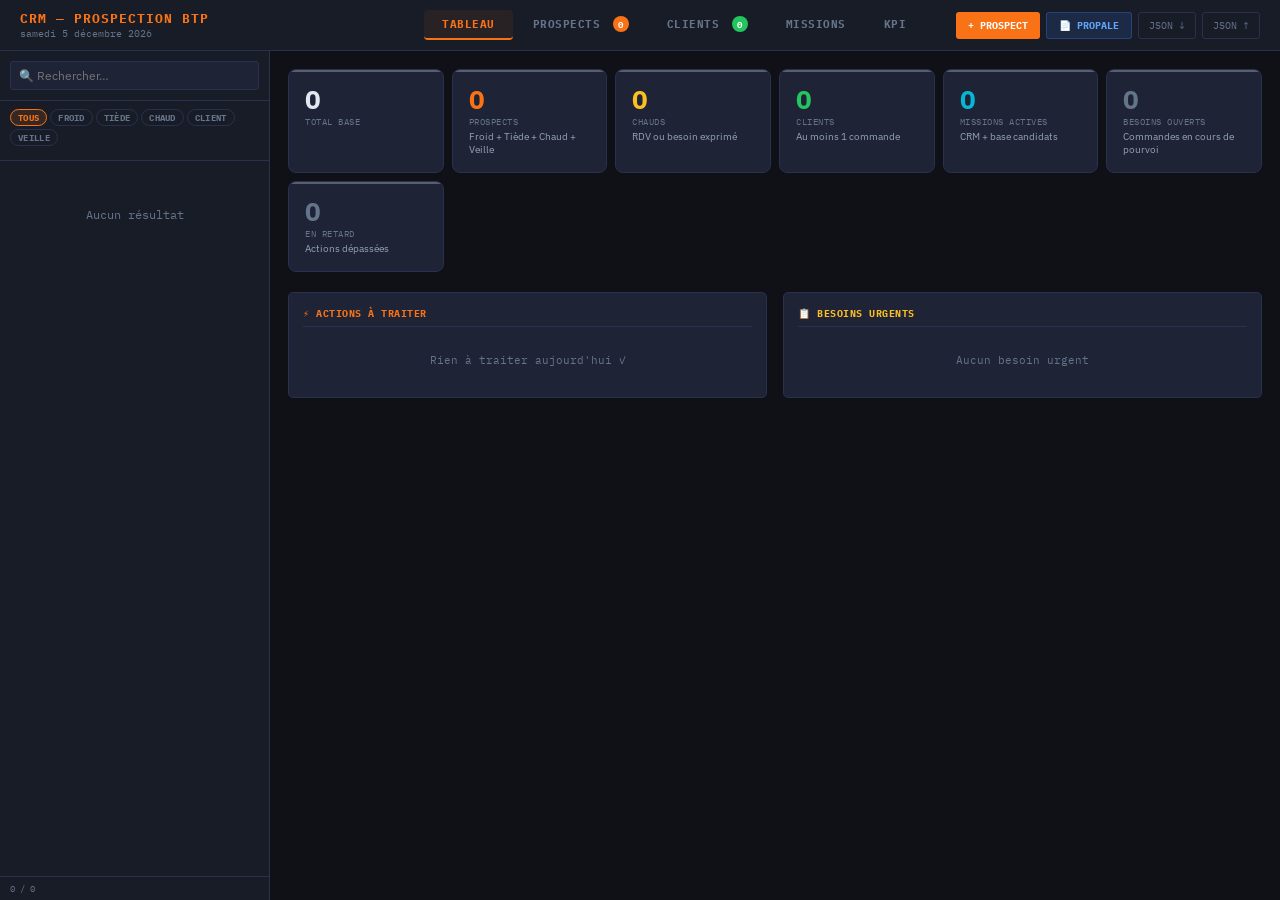
<file: crm2.html>
<!DOCTYPE html>
<html lang="fr">
<head>
<meta charset="UTF-8"/>
<link rel="stylesheet" href="shared.css"/>
<meta name="viewport" content="width=device-width,initial-scale=1"/>
<title>CRM v2 — JTIpilot</title>
<style>
@import url('https://fonts.googleapis.com/css2?family=IBM+Plex+Mono:wght@400;600;700&family=IBM+Plex+Sans:wght@400;500;600;700&display=swap');
*{box-sizing:border-box;margin:0;padding:0;}
:root{
  --bg:#0f1117;--surface:#181c27;--surface2:#1e2335;--surface3:#242840;
  --border:#2a3050;--border2:#323860;
  --accent:#f97316;--blue:#3b82f6;--green:#22c55e;--warn:#ef4444;--yellow:#fbbf24;
  --cyan:#06b6d4;--purple:#a855f7;
  --text:#e2e8f0;--muted:#64748b;--muted2:#94a3b8;
  --mono:'IBM Plex Mono',monospace;--sans:'IBM Plex Sans',sans-serif;
}
body{font-family:var(--sans);background:var(--bg);color:var(--text);min-height:100vh;display:flex;flex-direction:column;}

/* ── HEADER ── */
.app-header{background:var(--surface);border-bottom:1px solid var(--border);padding:10px 20px;display:flex;align-items:center;gap:16px;flex-shrink:0;}
.app-header h1{font-family:var(--mono);font-size:13px;font-weight:700;color:var(--accent);letter-spacing:1px;}
.app-sub{font-size:10px;color:var(--muted);font-family:var(--mono);}
.header-tabs{display:flex;gap:2px;margin-left:auto;}
.htab{padding:6px 18px;font-family:var(--mono);font-size:11px;font-weight:700;letter-spacing:.5px;border:none;background:transparent;color:var(--muted);cursor:pointer;border-radius:4px;transition:all .15s;border-bottom:2px solid transparent;}
.htab:hover{color:var(--text);background:var(--surface2);}
.htab.active{color:var(--accent);border-bottom-color:var(--accent);background:rgba(249,115,22,.07);}
.htab-badge{display:inline-flex;align-items:center;justify-content:center;background:var(--accent);color:#fff;font-size:9px;border-radius:8px;min-width:16px;height:16px;padding:0 4px;margin-left:5px;font-family:var(--mono);}
.htab-badge.green{background:var(--green);}
.htab-badge.blue{background:var(--blue);}

/* ── LAYOUT ── */
.app-body{display:flex;flex:1;overflow:hidden;}
.sidebar{width:270px;background:var(--surface);border-right:1px solid var(--border);display:flex;flex-direction:column;overflow:hidden;flex-shrink:0;}
.sidebar-top{padding:10px;border-bottom:1px solid var(--border);}
.btn-new{width:100%;padding:8px;background:var(--accent);color:#fff;border:none;border-radius:3px;font-family:var(--mono);font-size:11px;font-weight:700;cursor:pointer;letter-spacing:.5px;margin-bottom:8px;}
.btn-new:hover{opacity:.85;}
.search-wrap{position:relative;}
.search-wrap input{width:100%;padding:6px 28px 6px 8px;background:var(--surface2);border:1px solid var(--border);border-radius:3px;color:var(--text);font-size:12px;font-family:var(--sans);}
.search-wrap input:focus{border-color:var(--accent);outline:none;}
.search-clear{position:absolute;right:6px;top:50%;transform:translateY(-50%);background:none;border:none;color:var(--muted);cursor:pointer;font-size:14px;display:none;}
.sidebar-filters{padding:8px 10px;border-bottom:1px solid var(--border);}
.fchips{display:flex;gap:3px;flex-wrap:wrap;margin-bottom:6px;}
.fchip{font-family:var(--mono);font-size:9px;font-weight:700;padding:2px 7px;border-radius:10px;border:1px solid var(--border);color:var(--muted);background:none;cursor:pointer;transition:all .15s;letter-spacing:.3px;}
.fchip.active{border-color:var(--accent);color:var(--accent);background:rgba(249,115,22,.12);}
.fchip:hover{color:var(--text);}
.sidebar-list{flex:1;overflow-y:auto;padding:6px;}
.prospect-card{padding:10px 12px;border-radius:3px;border:1px solid var(--border);margin-bottom:5px;cursor:pointer;transition:all .15s;background:var(--surface2);}
.prospect-card:hover{border-color:var(--border2);}
.prospect-card.selected{border-color:var(--accent);background:rgba(249,115,22,.07);}
.pc-header{display:flex;justify-content:space-between;align-items:flex-start;gap:4px;}
.pc-name{font-size:12px;font-weight:700;line-height:1.3;}
.pc-status{font-size:9px;font-family:var(--mono);padding:2px 6px;border-radius:2px;font-weight:700;white-space:nowrap;}
.pc-metier{font-size:10px;color:var(--muted);margin-top:2px;}
.pc-indicators{display:flex;gap:4px;margin-top:5px;align-items:center;flex-wrap:wrap;}
.pc-badge{font-family:var(--mono);font-size:9px;padding:1px 5px;border-radius:2px;}
.pc-next{font-size:10px;margin-top:4px;font-family:var(--mono);}
.sidebar-count{padding:6px 10px;font-family:var(--mono);font-size:9px;color:var(--muted);border-top:1px solid var(--border);}

/* ── MAIN ── */
.main{flex:1;display:flex;flex-direction:column;overflow:hidden;}
.main-content{flex:1;overflow-y:auto;}

/* ── DASHBOARD ── */
.dashboard{padding:18px;}
.dash-kpi-grid{display:grid;grid-template-columns:repeat(auto-fill,minmax(140px,1fr));gap:8px;margin-bottom:20px;}
.dash-kpi{background:var(--surface2);border:1px solid var(--border);border-radius:8px;padding:16px;cursor:pointer;transition:all .15s;position:relative;overflow:hidden;}
.dash-kpi::before{content:'';position:absolute;top:0;left:0;right:0;height:2px;background:currentColor;opacity:.3;}
.dash-kpi:hover{border-color:var(--border2);transform:translateY(-1px);}
.dash-kpi:not([onclick]){cursor:default;transform:none;}
.dash-kpi .num{font-size:26px;font-weight:700;line-height:1;font-family:'IBM Plex Sans',sans-serif;}
.dash-kpi .lbl{font-size:9px;color:var(--muted);font-family:var(--mono);letter-spacing:.5px;margin-top:4px;}
.dash-kpi .hint{font-size:10px;color:var(--muted2);margin-top:3px;}
.dash-grid2{display:grid;grid-template-columns:1fr 1fr;gap:16px;margin-top:0;}
.dash-section{background:var(--surface2);border:1px solid var(--border);border-radius:5px;padding:14px;}
.dash-sec-head{font-family:var(--mono);font-size:10px;font-weight:700;letter-spacing:.5px;margin-bottom:10px;padding-bottom:6px;border-bottom:1px solid var(--border);}
.today-item{display:flex;gap:10px;padding:8px 0;border-bottom:1px solid var(--border);cursor:pointer;transition:background .1s;}
.today-item:hover{background:rgba(255,255,255,.02);}
.today-item:last-child{border:none;}
.today-type{font-family:var(--mono);font-size:9px;padding:2px 6px;border-radius:2px;font-weight:700;white-space:nowrap;align-self:flex-start;margin-top:2px;}
.today-body .today-name{font-size:12px;font-weight:600;}
.today-body .today-action{font-size:11px;color:var(--muted2);}
.today-body .today-date{font-size:10px;font-family:var(--mono);margin-top:2px;}

/* ── VUE LISTE (Prospects / Clients) ── */
.list-view{padding:0;display:flex;flex-direction:column;height:100%;}
.list-toolbar{padding:12px 18px;background:var(--surface);border-bottom:1px solid var(--border);display:flex;align-items:center;gap:10px;flex-shrink:0;}
.list-toolbar input,.list-toolbar select{background:var(--surface2);border:1px solid var(--border);color:var(--text);padding:5px 8px;border-radius:3px;font-size:12px;font-family:var(--sans);}
.list-toolbar input:focus,.list-toolbar select:focus{border-color:var(--accent);outline:none;}
.list-table-wrap{flex:1;overflow-y:auto;}
table.list-table{width:100%;border-collapse:collapse;font-size:12px;}
table.list-table thead th{background:var(--surface2);color:var(--muted);font-weight:700;font-size:10px;font-family:var(--mono);letter-spacing:.5px;padding:8px 10px;border-bottom:2px solid var(--border);text-align:left;white-space:nowrap;cursor:pointer;user-select:none;position:sticky;top:0;z-index:2;}
table.list-table thead th:hover{color:var(--text);}
table.list-table tbody tr{border-bottom:1px solid var(--border);cursor:pointer;transition:background .1s;}
table.list-table tbody tr:hover{background:var(--surface2);}
table.list-table tbody td{padding:8px 10px;vertical-align:middle;}
.list-empty{text-align:center;padding:40px;color:var(--muted);font-size:12px;font-family:var(--mono);}

/* ── FICHE ── */
.fiche-view{padding:0;display:flex;flex-direction:column;height:100%;}
.fiche-top{background:var(--surface);border-bottom:1px solid var(--border);padding:14px 20px;display:flex;justify-content:space-between;align-items:flex-start;flex-shrink:0;}
.fiche-name{font-size:18px;font-weight:700;}
.fiche-meta{display:flex;gap:8px;flex-wrap:wrap;margin-top:5px;align-items:center;}
.fiche-btns{display:flex;gap:8px;flex-shrink:0;}
.fiche-tabs{display:flex;border-bottom:1px solid var(--border);background:var(--surface);flex-shrink:0;}
.fiche-tab{padding:8px 16px;font-family:var(--mono);font-size:10px;font-weight:700;color:var(--muted);background:none;border:none;cursor:pointer;border-bottom:2px solid transparent;letter-spacing:.5px;}
.fiche-tab.active{color:var(--accent);border-bottom-color:var(--accent);}
.fiche-body{flex:1;overflow-y:auto;padding:18px;}
.sec{margin-bottom:18px;}
.sec-head{font-family:var(--mono);font-size:10px;font-weight:700;letter-spacing:.5px;margin-bottom:8px;padding-bottom:6px;border-bottom:1px solid var(--border);}
.sec-body{padding:0;}
.entry{display:flex;gap:8px;padding:6px 0;border-bottom:1px solid var(--border);align-items:flex-start;}
.entry-type{font-family:var(--mono);font-size:9px;padding:2px 5px;border-radius:2px;font-weight:700;white-space:nowrap;}
.entry-date{font-family:var(--mono);font-size:10px;color:var(--muted);white-space:nowrap;}
.entry-text{font-size:12px;flex:1;line-height:1.5;}
.entry-del{color:var(--muted);cursor:pointer;font-size:12px;flex-shrink:0;}
.entry-del:hover{color:var(--warn);}
.besoin-card{background:var(--surface2);border:1px solid var(--border);border-radius:4px;margin-bottom:8px;overflow:hidden;}
.besoin-header{padding:10px 12px;display:flex;justify-content:space-between;align-items:center;cursor:pointer;}
.besoin-header:hover{background:var(--surface3);}
.besoin-title{font-size:13px;font-weight:700;}
.besoin-meta{font-size:10px;color:var(--muted);margin-top:2px;font-family:var(--mono);}
.besoin-body{padding:12px;border-top:1px solid var(--border);display:none;}
.btn-add-cv{padding:3px 8px;background:transparent;border:1px solid var(--border);border-radius:2px;font-family:var(--mono);font-size:9px;font-weight:700;color:var(--muted);cursor:pointer;}
.btn-add-cv:hover{border-color:var(--accent);color:var(--accent);}
.cv-table{width:100%;border-collapse:collapse;font-size:11px;margin-top:6px;}
.cv-table th{background:var(--surface3);padding:5px 6px;text-align:left;font-family:var(--mono);font-size:9px;color:var(--muted);font-weight:700;}
.cv-table td{padding:5px 6px;border-bottom:1px solid var(--border);}
.cv-accepte{color:var(--green);font-weight:700;}
.cv-refuse{color:var(--warn);font-weight:700;}
.cv-silence{color:var(--muted);}

/* ── STATUT COLORS ── */
.s-froid{background:rgba(100,116,139,.15);color:#94a3b8;}
.s-tiede{background:rgba(251,191,36,.15);color:#fbbf24;}
.s-chaud{background:rgba(249,115,22,.2);color:#f97316;}
.s-client{background:rgba(34,197,94,.15);color:#22c55e;}
.s-veille{background:rgba(168,85,247,.15);color:#a855f7;}
.t-appel{background:rgba(59,130,246,.15);color:#3b82f6;}
.t-email{background:rgba(168,85,247,.15);color:#a855f7;}
.t-cv{background:rgba(251,191,36,.15);color:#fbbf24;}
.t-rdv{background:rgba(34,197,94,.15);color:#22c55e;}
.t-note{background:rgba(100,116,139,.15);color:#64748b;}
.t-relance{background:rgba(239,68,68,.15);color:#ef4444;}
.b-ouvert{background:rgba(249,115,22,.15);color:#f97316;}
.b-encours{background:rgba(59,130,246,.15);color:#3b82f6;}
.b-pourvu{background:rgba(34,197,94,.15);color:#22c55e;}
.b-annule{background:rgba(100,116,139,.15);color:#64748b;}

/* ── MODALES ── */
.modal-overlay{display:none;position:fixed;inset:0;background:rgba(0,0,0,.65);z-index:200;align-items:center;justify-content:center;}
.modal-overlay.open{display:flex;}
.modal{background:var(--surface);border:1px solid var(--border);border-radius:8px;padding:22px;width:min(560px,95vw);max-height:90vh;overflow-y:auto;}
.modal h3{font-family:var(--mono);font-size:13px;font-weight:700;color:var(--accent);margin-bottom:16px;letter-spacing:.5px;}
.form-grid{display:grid;grid-template-columns:1fr 1fr;gap:10px;}
.field{display:flex;flex-direction:column;gap:3px;}
.field.field-full{grid-column:1/-1;}
.field label{font-size:10px;color:var(--muted);font-family:var(--mono);font-weight:700;letter-spacing:.3px;}
.field input,.field select,.field textarea{background:var(--surface2);border:1px solid var(--border);color:var(--text);padding:6px 8px;border-radius:3px;font-size:12px;font-family:var(--sans);}
.field input:focus,.field select:focus,.field textarea:focus{border-color:var(--accent);outline:none;}
.field textarea{resize:vertical;min-height:60px;}
.modal-footer{display:flex;justify-content:flex-end;gap:8px;margin-top:16px;padding-top:14px;border-top:1px solid var(--border);}
.btn-primary{padding:6px 14px;background:var(--accent);color:#fff;border:none;border-radius:3px;font-family:var(--mono);font-size:11px;font-weight:700;cursor:pointer;}
.btn-primary:hover{opacity:.85;}
.btn-cancel{padding:6px 14px;background:transparent;color:var(--muted);border:1px solid var(--border);border-radius:3px;font-family:var(--mono);font-size:11px;font-weight:700;cursor:pointer;}
.btn-cancel:hover{border-color:var(--border2);color:var(--text);}
.btn-ghost{padding:6px 13px;background:transparent;color:var(--muted);border:1px solid var(--border);border-radius:3px;font-family:var(--mono);font-size:11px;font-weight:700;cursor:pointer;}
.btn-ghost:hover{border-color:var(--border2);color:var(--text);}
.btn-danger{padding:5px 10px;background:transparent;color:var(--warn);border:1px solid var(--warn);border-radius:3px;font-size:11px;cursor:pointer;}
.btn-danger:hover{background:rgba(239,68,68,.1);}
.btn-save{padding:6px 14px;background:var(--accent);color:#fff;border:none;border-radius:3px;font-family:var(--mono);font-size:11px;font-weight:700;cursor:pointer;}

/* KPI onglet */
.kpi-view{padding:18px;overflow-y:auto;}
.kpi-grid{display:grid;grid-template-columns:repeat(auto-fill,minmax(160px,1fr));gap:10px;margin-bottom:20px;}
.kpi-card-item{background:var(--surface2);border:1px solid var(--border);border-radius:5px;padding:12px 14px;}
.kpi-card-item .kv{font-size:24px;font-weight:700;line-height:1;font-family:var(--mono);}
.kpi-card-item .kl{font-size:9px;color:var(--muted);font-family:var(--mono);letter-spacing:.5px;margin-top:4px;}
.kpi-card-item .kd{font-size:10px;color:var(--muted2);margin-top:3px;line-height:1.5;}
.kpi-section-title{font-family:var(--mono);font-size:10px;font-weight:700;letter-spacing:.8px;margin-bottom:10px;padding-bottom:5px;border-bottom:1px solid var(--border);}

/* EMPTY STATES */
.empty-state{text-align:center;padding:60px 20px;color:var(--muted);}
.empty-state .icon{font-size:36px;margin-bottom:12px;}
.empty-state p{font-size:12px;font-family:var(--mono);}

/* ── QUALIFS COCHABLES (modèle candidats2) ── */
.outil-item{display:flex;align-items:center;gap:7px;padding:5px 8px;background:var(--surface2);border:1px solid var(--border);border-radius:3px;cursor:pointer;font-size:11px;transition:all .15s;user-select:none;}
.outil-item:hover{border-color:var(--accent);background:rgba(249,115,22,.05);}
.outil-item.checked{border-color:var(--accent);background:rgba(249,115,22,.1);color:var(--accent);}
.check-box{width:13px;height:13px;border:1.5px solid var(--border);border-radius:2px;flex-shrink:0;position:relative;transition:all .15s;}
.outil-item.checked .check-box{background:var(--accent);border-color:var(--accent);}
.outil-item.checked .check-box::after{content:'';position:absolute;left:2px;top:0px;width:4px;height:7px;border:2px solid #fff;border-left:none;border-top:none;transform:rotate(45deg);}
.check-grid{display:grid;grid-template-columns:1fr 1fr;gap:5px;}
.q-fam-head{font-family:var(--mono);font-size:9px;font-weight:700;color:var(--muted);letter-spacing:1px;margin-bottom:6px;padding-bottom:4px;border-bottom:1px solid var(--border);}
.contact-row{padding:8px 10px;border-bottom:1px solid var(--border);display:flex;gap:10px;align-items:flex-start;}
.contact-row:last-child{border:none;}
.contact-row-edit{background:var(--surface3);padding:10px;border-bottom:1px solid var(--border2);}
.contact-tag{font-family:var(--mono);font-size:9px;padding:2px 6px;border-radius:2px;font-weight:700;background:rgba(59,130,246,.15);color:#60a5fa;white-space:nowrap;}
.contact-tag.decideur{background:rgba(249,115,22,.15);color:var(--accent);}
.contact-tag.commandes{background:rgba(34,197,94,.15);color:var(--green);}
.contact-tag.chantier{background:rgba(251,191,36,.15);color:var(--yellow);}
.contact-info{flex:1;min-width:0;}
.contact-name{font-size:12px;font-weight:700;}
.contact-fn{font-size:11px;color:var(--muted2);}
.contact-coords{font-size:11px;color:var(--blue);font-family:var(--mono);margin-top:2px;}
.contact-actions{display:flex;gap:4px;flex-shrink:0;}
.btn-contact-edit{padding:3px 7px;background:transparent;border:1px solid var(--border);border-radius:2px;color:var(--muted);font-size:10px;cursor:pointer;font-family:var(--mono);}
.btn-contact-edit:hover{border-color:var(--accent);color:var(--accent);}
.btn-contact-del{padding:3px 7px;background:transparent;border:1px solid var(--border);border-radius:2px;color:var(--muted);font-size:10px;cursor:pointer;}
.btn-contact-del:hover{border-color:var(--warn);color:var(--warn);}
.contact-edit-grid{display:grid;grid-template-columns:1fr 1fr;gap:7px;margin-bottom:8px;}
.contact-edit-grid .field label{font-size:9px;}

/* AJOUT pour modals CRUD */
.modal-grid{display:grid;grid-template-columns:1fr 1fr;gap:10px;}
.modal-full{grid-column:1/-1;}
</style>

<script>/* JTIpilot theme sync */
(function(){var t=localStorage.getItem('jtp_theme');if(t==='light')document.documentElement.classList.add('light');window.addEventListener('message',function(e){if(e.data&&e.data.type==='theme'){document.documentElement.classList.toggle('light',e.data.value==='light');localStorage.setItem('jtp_theme',e.data.value);}});})();
</script>
</head>
<body>

<!-- HEADER AVEC ONGLETS PRINCIPAUX -->
<div class="app-header">
  <div>
    <h1>CRM — PROSPECTION BTP</h1>
    <div class="app-sub" id="app-sub"></div>
  </div>
  <div class="header-tabs">
    <button class="htab active" id="htab-dash"    onclick="switchTab('dash',this)">TABLEAU</button>
    <button class="htab"        id="htab-pros"    onclick="switchTab('pros',this)">PROSPECTS <span class="htab-badge" id="badge-pros">—</span></button>
    <button class="htab"        id="htab-clients" onclick="switchTab('clients',this)">CLIENTS <span class="htab-badge green" id="badge-clients">—</span></button>
    <button class="htab"        id="htab-missions" onclick="switchTab('missions',this)">MISSIONS</button>
    <button class="htab"        id="htab-kpi"     onclick="switchTab('kpi',this)">KPI</button>
  </div>
  <div style="display:flex;gap:6px;margin-left:16px;">
    <button onclick="openModalProspect()" style="padding:6px 12px;background:var(--accent);color:#fff;border:none;border-radius:3px;font-family:var(--mono);font-size:10px;font-weight:700;cursor:pointer;">+ PROSPECT</button>
    <button onclick="openPropale()" style="padding:6px 12px;background:rgba(59,130,246,.15);color:#60a5fa;border:1px solid rgba(59,130,246,.3);border-radius:3px;font-family:var(--mono);font-size:10px;font-weight:700;cursor:pointer;">📄 PROPALE</button>
    <button onclick="exportJSON()" style="padding:6px 10px;background:transparent;color:var(--muted);border:1px solid var(--border);border-radius:3px;font-family:var(--mono);font-size:10px;cursor:pointer;">JSON ↓</button>
    <button onclick="document.getElementById('import-json').click()" style="padding:6px 10px;background:transparent;color:var(--muted);border:1px solid var(--border);border-radius:3px;font-family:var(--mono);font-size:10px;cursor:pointer;">JSON ↑</button>
    <input type="file" id="import-json" accept=".json" style="display:none" onchange="importJSON(this)"/>
  </div>
</div>

<!-- CORPS -->
<div class="app-body">

  <!-- SIDEBAR (liste filtrée) -->
  <div class="sidebar" id="sidebar">
    <div class="sidebar-top">
      <div class="search-wrap">
        <input type="text" id="crm-search" placeholder="🔍 Rechercher…" oninput="renderSidebar()"/>
        <button class="search-clear" id="search-clear" onclick="clearSearch()">×</button>
      </div>
    </div>
    <div class="sidebar-filters">
      <div class="fchips" id="chips-statut">
        <button class="fchip active" data-v="" onclick="setChip(this,'statut')">TOUS</button>
        <button class="fchip" data-v="froid" onclick="setChip(this,'statut')">FROID</button>
        <button class="fchip" data-v="tiede" onclick="setChip(this,'statut')">TIÈDE</button>
        <button class="fchip" data-v="chaud" onclick="setChip(this,'statut')">CHAUD</button>
        <button class="fchip" data-v="client" onclick="setChip(this,'statut')">CLIENT</button>
        <button class="fchip" data-v="veille" onclick="setChip(this,'statut')">VEILLE</button>
      </div>
    </div>
    <div class="sidebar-list" id="prospect-list"></div>
    <div class="sidebar-count" id="sidebar-count"></div>
  </div>

  <!-- VUE PRINCIPALE -->
  <div class="main">
    <div class="main-content" id="main-content">
      <!-- Rempli dynamiquement -->
    </div>
  </div>
</div>

<!-- ═══════════════════════════════════════════
     MODALES
══════════════════════════════════════════════ -->
<!-- MODAL PROSPECT -->
<div class="modal-overlay" id="modal-prospect">
  <div class="modal">
    <h3 id="modal-prospect-title">NOUVEAU PROSPECT</h3>
    <div class="form-grid">
      <div class="field field-full"><label>Entreprise *</label><input type="text" id="f_nom" placeholder="SARL Dubois Plâtrerie"/></div>
      <div class="field"><label>Corps de métier</label>
        <select id="f_metier"><option value="">--</option><option>Plâtrerie / Plaquiste</option><option>Staff / Stuc / Enduit décoratif</option><option>Peinture / Ravalement</option><option>Électricité</option><option>Plomberie / Sanitaire</option><option>CVC / Chauffage</option><option>Menuiserie / Serrurerie</option><option>Carrelage / Sol</option><option>Maçonnerie / Gros oeuvre</option><option>Charpente / Couverture</option><option>Facades / ITE</option><option>Étanchéité</option><option>Échafaudage</option><option>Mixte second oeuvre</option></select>
      </div>
      <div class="field"><label>Statut</label>
        <select id="f_statut"><option value="froid">Froid</option><option value="tiede">Tiède</option><option value="chaud">Chaud</option><option value="client">Client</option><option value="veille">Veille 90j</option></select>
      </div>
      <div class="field"><label>Décideur</label><input type="text" id="f_decideur" placeholder="M. Dubois — gérant"/></div>
      <div class="field"><label>Téléphone</label><input type="tel" id="f_tel"/></div>
      <div class="field"><label>Email</label><input type="email" id="f_email"/></div>
      <div class="field"><label>Zone / Département</label><input type="text" id="f_zone" placeholder="ex: 92, 93, Val-de-Marne"/></div>
      <div class="field"><label>Taille</label>
        <select id="f_taille"><option>TPE (&lt;10)</option><option>PME (10-49)</option><option>ETI (50-249)</option><option>GE (250+)</option></select>
      </div>
      <div class="field field-full"><label>Notes</label><textarea id="f_notes" placeholder="Contexte, observations…"></textarea></div>
      <div class="field"><label>Prochaine action — type</label>
        <select id="f_na_type"><option value="appel">Appel</option><option value="email">Email</option><option value="rdv">RDV</option><option value="relance">Relance</option></select>
      </div>
      <div class="field"><label>Prochaine action — date</label><input type="date" id="f_na_date"/></div>
      <div class="field field-full"><label>Détail action</label><input type="text" id="f_na_detail" placeholder="ex: Envoyer 2 CV plaquiste N3"/></div>
    </div>
    <div class="modal-footer">
      <button class="btn-cancel" onclick="closeModals()">Annuler</button>
      <button class="btn-save" onclick="saveProspect()">ENREGISTRER</button>
    </div>
  </div>
</div>

<!-- MODAL BESOIN -->
<div class="modal-overlay" id="modal-besoin">
  <div class="modal">
    <h3>NOUVEAU BESOIN</h3>
    <div class="form-grid">
      <div id="b_qualif_suggestions" style="display:none;background:var(--s2);border:1px solid var(--border);border-radius:3px;padding:8px 10px;margin-bottom:8px;grid-column:1/-1;"></div>
      <div class="field field-full"><label>Qualification *</label><select id="b_qualif"><option value="">-- Sélectionner le métier --</option><optgroup label="GROS OEUVRE"><option value="Macon">Macon</option><option value="Macon VRD">Macon VRD</option><option value="Macon Finisseur">Macon Finisseur</option><option value="Coffreur-Bancheur">Coffreur-Bancheur</option><option value="Ferrailleur">Ferrailleur</option><option value="Charpentier Bois">Charpentier Bois</option><option value="Charpentier Metallique">Charpentier Metallique</option><option value="Couvreur">Couvreur</option><option value="Etancheur">Etancheur</option><option value="Demolisseur">Demolisseur</option></optgroup><optgroup label="SECOND OEUVRE"><option value="Plaquiste">Plaquiste</option><option value="Platrerie / Staff">Platrerie / Staff</option><option value="Staffeur / Stuqueur">Staffeur / Stuqueur</option><option value="Peintre en batiment">Peintre en batiment</option><option value="Facadier">Facadier</option><option value="Solier / Moquettiste">Solier / Moquettiste</option><option value="Carreleur">Carreleur</option><option value="Menuisier Poseur">Menuisier Poseur</option><option value="Menuisier Atelier">Menuisier Atelier</option><option value="Serrurier / Metallier">Serrurier / Metallier</option><option value="Calorifugeur">Calorifugeur</option><option value="Echafaudeur">Echafaudeur</option></optgroup><optgroup label="CVC / PLOMBERIE"><option value="Technicien CVC">Technicien CVC</option><option value="Chauffagiste">Chauffagiste</option><option value="Plombier Sanitaire">Plombier Sanitaire</option><option value="Installateur CVC">Installateur CVC</option><option value="Technicien Frigoriste">Technicien Frigoriste</option><option value="Technicien Maintenance Batiment">Technicien Maintenance Batiment</option></optgroup><optgroup label="ELECTRICITE"><option value="Electricien CFO">Electricien CFO</option><option value="Electricien CFA">Electricien CFA</option><option value="Tireur de Cables">Tireur de Cables</option><option value="Technicien Automatisme">Technicien Automatisme</option></optgroup><optgroup label="ENGINS / LEVAGE"><option value="Conducteur Engins (CACES R482)">Conducteur Engins (CACES R482)</option><option value="Grutier (CACES R487)">Grutier (CACES R487)</option><option value="Conducteur Grue Mobile">Conducteur Grue Mobile</option><option value="Conducteur Nacelle (PEMP)">Conducteur Nacelle (PEMP)</option><option value="Mecanicien Engins Chantier">Mecanicien Engins Chantier</option><option value="Cariste (CACES R489)">Cariste (CACES R489)</option></optgroup><optgroup label="TRAVAUX PUBLICS"><option value="Canalisateur">Canalisateur</option><option value="Asphalteur">Asphalteur</option><option value="Poseur de Bordures">Poseur de Bordures</option><option value="Ouvrier VRD">Ouvrier VRD</option></optgroup><optgroup label="ENCADREMENT"><option value="Chef de Chantier">Chef de Chantier</option><option value="Conducteur de Travaux">Conducteur de Travaux</option><option value="Chef Equipe">Chef Equipe</option><option value="Animateur QSE">Animateur QSE</option></optgroup><optgroup label="BUREAU D'ETUDES"><option value="Dessinateur Projeteur">Dessinateur Projeteur</option><option value="Metreuse / Economiste">Metreuse / Economiste</option><option value="Ingenieur CVC">Ingenieur CVC</option><option value="Operateur Topographe">Operateur Topographe</option><option value="Responsable QSE">Responsable QSE</option></optgroup></select></div>
      <div class="field"><label>Nombre de personnes</label><input type="number" id="b_nb" value="1" min="1"/></div>
      <div class="field"><label>Date souhaitée</label><input type="date" id="b_date"/></div>
      <div class="field"><label>Durée</label><input type="text" id="b_duree" placeholder="ex: 3 semaines"/></div>
      <div class="field"><label>Statut</label>
        <select id="b_statut"><option value="ouvert">Ouvert</option><option value="encours">En cours</option><option value="pourvu">Pourvu</option><option value="annule">Annulé</option></select>
      </div>
      <div class="field"><label>Habilitation</label><input type="text" id="b_habilit" placeholder="ex: CACES R482"/></div>
      <div class="field"><label>Taux client (€/h)</label><input type="number" id="b_taux_client" step="0.5"/></div>
      <div class="field"><label>Adresse chantier</label><input type="text" id="b_adresse"/></div>
      <div class="field field-full"><label>Notes</label><textarea id="b_notes"></textarea></div>
    </div>
    <div class="modal-footer">
      <button class="btn-cancel" onclick="closeModals()">Annuler</button>
      <button class="btn-save" onclick="saveBesoin()">ENREGISTRER</button>
      <button class="btn-ghost" id="btn-creer-candidat-depuis-besoin" style="display:none;background:rgba(34,197,94,.1);color:var(--green);border:1px solid rgba(34,197,94,.3);" onclick="closeModals();openRadar(document.getElementById('b_qualif').value||'')">🔍 TROUVER MATCH</button>
    </div>
  </div>
</div>

<!-- MODAL CV -->
<div class="modal-overlay" id="modal-cv">
  <div class="modal">
    <h3>CV ENVOYÉ</h3>
    <div class="form-grid">
      <div class="field field-full"><label>Candidat *</label><input type="text" id="cv_candidat" placeholder="M. Martin — plaquiste N3P2 — 06 xx xx" list="cand-list"/><datalist id="cand-list"></datalist></div>
      <div class="field"><label>Date envoi</label><input type="date" id="cv_date"/></div>
      <div class="field"><label>Taux brut candidat (€/h)</label><input type="number" id="cv_taux" step="0.01"/></div>
      <div class="field"><label>Taux client facturé (€/h)</label><input type="number" id="cv_taux_client" step="0.01"/></div>
      <div class="field"><label>Retour client</label>
        <select id="cv_retour"><option value="silence">Sans réponse</option><option value="accepte">Accepté</option><option value="refuse">Refusé</option></select>
      </div>
      <div class="field"><label>Mission démarrée ?</label>
        <select id="cv_mission"><option value="non">Non</option><option value="oui">Oui</option></select>
      </div>
      <div class="field field-full"><label>Contact client mission</label>
        <input type="hidden" id="cv_contact_mission_hidden" value=""/>
        <select id="cv_contact_select" style="width:100%;margin-bottom:8px;padding:8px 10px;border:1px solid var(--border);border-radius:3px;font-size:12px;background:var(--surface2);color:var(--text);">
          <option value="">-- Choisir un contact du client --</option>
        </select>
        <label style="font-size:10px;color:var(--muted2);display:block;margin-bottom:3px;">Ou saisir manuellement</label>
        <input type="text" id="cv_contact_mission" placeholder="Nom, fonction, tel"/></div>
      <div class="field field-full"><label>Notes</label><textarea id="cv_notes" placeholder="Motif refus, feedback client…"></textarea></div>
    </div>
    <div class="modal-footer">
      <button class="btn-cancel" onclick="closeModals()">Annuler</button>
      <button class="btn-save" onclick="saveCV()">ENREGISTRER</button>
    </div>
  </div>
</div>

<script>
// ═══════════════════════════════════════
// ÉTAT & DONNÉES
// ═══════════════════════════════════════
var DB = JSON.parse(localStorage.getItem('crm_btp_db') || '[]');
var currentTab = 'dash';        // dash | pros | clients | missions | kpi
var currentPid = null;
var currentFicheTab = 'journal';
var editingPid = null;
var currentBesoinPid = null;
var currentBesoinIdx = null;
var currentCVBesoinIdx = null;
var fStatut = '';               // filtre sidebar
var listSort = 'next';          // tri liste
var listSearch = '';

// Constantes
var STATUS = {
  froid:  {l:'FROID',  c:'s-froid'},
  tiede:  {l:'TIÈDE',  c:'s-tiede'},
  chaud:  {l:'CHAUD',  c:'s-chaud'},
  client: {l:'CLIENT', c:'s-client'},
  veille: {l:'VEILLE', c:'s-veille'}
};
var JTYPES = {
  appel:   {l:'APPEL',   c:'t-appel'},
  email:   {l:'EMAIL',   c:'t-email'},
  cv:      {l:'CV',      c:'t-cv'},
  rdv:     {l:'RDV',     c:'t-rdv'},
  note:    {l:'NOTE',    c:'t-note'},
  relance: {l:'RELANCE', c:'t-relance'}
};
var BSTAT = {
  ouvert:  {l:'OUVERT',   c:'b-ouvert'},
  encours: {l:'EN COURS', c:'b-encours'},
  pourvu:  {l:'POURVU',   c:'b-pourvu'},
  annule:  {l:'ANNULÉ',   c:'b-annule'}
};

// ═══════════════════════════════════════
// UTILITAIRES
// ═══════════════════════════════════════
function save() { localStorage.setItem('crm_btp_db', JSON.stringify(DB)); notifyParent(); if(typeof JTISync!=='undefined'&&JTISync.getStatus().enabled){ clearTimeout(window._syncDebCRM); window._syncDebCRM=setTimeout(function(){JTISync.syncTable('crm_prospects','crm_btp_db');},3000); } }
function uid() { return Date.now().toString(36) + Math.random().toString(36).slice(2,5); }
function today() { return new Date().toISOString().slice(0,10); }
function fmt(d) { if(!d) return '--'; var p=d.split('-'); return p[2]+'/'+p[1]+'/'+p[0]; }
function isOD(d) { return d && d < today(); }
function isTD(d) { return d === today(); }
function esc(s) { return String(s||'').replace(/&/g,'&amp;').replace(/</g,'&lt;').replace(/>/g,'&gt;'); }
function contactRoleIcon(role) {
  return {decideur:'👤',commandes:'📋',chantier:'🏗',admin:'📄',autre:'📎'}[role] || '📎';
}

function notifyParent() {
  var nPros = DB.filter(function(p){return p.statut!=='client';}).length;
  var nCli  = DB.filter(function(p){return p.statut==='client';}).length;
  try { window.parent.postMessage({type:'crm_updated', prospects:nPros, clients:nCli}, '*'); } catch(e){}
}

// ═══════════════════════════════════════
// NAVIGATION PRINCIPALE
// ═══════════════════════════════════════
function switchTab(tab, btn) {
  currentTab = tab;
  document.querySelectorAll('.htab').forEach(function(t){t.classList.remove('active');});
  if(btn) btn.classList.add('active');
  var sb = document.getElementById('sidebar');
  if(tab === 'kpi' || tab === 'missions') {
    sb.style.display = 'none';
  } else {
    sb.style.display = 'flex';
    if(tab === 'pros')    { fStatut=''; syncChips(''); }
    if(tab === 'clients') { fStatut=''; syncChips(''); }
    if(tab === 'dash')    { fStatut=''; syncChips(''); }
    renderSidebar();
  }
  renderMain();
}

function syncChips(val) {
  document.querySelectorAll('#chips-statut .fchip').forEach(function(c){c.classList.remove('active');});
  var target = document.querySelector('#chips-statut .fchip[data-v="'+val+'"]');
  if(target) target.classList.add('active');
}

function navTo(module, filterKey, filterVal) {
  var msg = {type:'navigate', module:module};
  if(filterKey) msg.filter = {key:filterKey, value:filterVal};
  window.parent.postMessage(msg, '*');
}

// ═══════════════════════════════════════
// SIDEBAR
// ═══════════════════════════════════════
function setChip(btn, type) {
  document.querySelectorAll('#chips-'+type+' .fchip').forEach(function(c){c.classList.remove('active');});
  btn.classList.add('active');
  fStatut = btn.dataset.v || '';
  renderSidebar();
}

function clearSearch() {
  var el = document.getElementById('crm-search');
  if(el){ el.value=''; el.focus(); }
  renderSidebar();
}

function renderSidebar() {
  var list = document.getElementById('prospect-list');
  if(!list) return;
  var q = (document.getElementById('crm-search')||{value:''}).value.trim().toLowerCase();
  var clearBtn = document.getElementById('search-clear');
  if(clearBtn) clearBtn.style.display = q ? 'block' : 'none';

  var pool = DB;
  if(currentTab === 'pros')    pool = DB.filter(function(p){return p.statut !== 'client';});
  if(currentTab === 'clients') pool = DB.filter(function(p){return p.statut === 'client';});

  var arr = pool.filter(function(p) {
    if(fStatut && p.statut !== fStatut) return false;
    if(q) {
      var hay = [p.nom, p.metier, p.zone, p.decideur, p.tel, p.email, p.notes].filter(Boolean).join(' ').toLowerCase();
      if(!q.split(' ').filter(Boolean).every(function(w){return hay.indexOf(w)>=0;})) return false;
    }
    return true;
  });

  arr.sort(function(a,b){ return (a.nextDate||'9999').localeCompare(b.nextDate||'9999'); });

  var nPros = DB.filter(function(p){return p.statut!=='client';}).length;
  var nCli  = DB.filter(function(p){return p.statut==='client';}).length;
  var bp = document.getElementById('badge-pros');    if(bp) bp.textContent = nPros;
  var bc = document.getElementById('badge-clients'); if(bc) bc.textContent = nCli;

  var countEl = document.getElementById('sidebar-count');
  if(countEl) countEl.textContent = arr.length + ' / ' + pool.length;

  if(!arr.length) {
    list.innerHTML = '<div class="list-empty">Aucun résultat</div>';
    return;
  }

  function hl(txt) {
    if(!q||!txt) return esc(txt||'');
    try {
      var re = new RegExp('('+q.replace(/[-[\]{}()*+?.,^$|#\s]/g,'\\$&')+')','gi');
      return esc(txt).replace(re,'<mark style="background:rgba(249,115,22,.35);border-radius:2px;padding:0 1px">$1</mark>');
    } catch(e){ return esc(txt); }
  }

  list.innerHTML = arr.map(function(p) {
    var st = STATUS[p.statut] || STATUS.froid;
    var bo = (p.besoins||[]).filter(function(b){return b.statut==='ouvert'||b.statut==='encours';}).length;
    var hasMis = (p.besoins||[]).some(function(b){return (b.cvs||[]).some(function(cv){return cv.mission==='oui';});});
    var nx = '';
    if(p.nextDate){
      var cl = isOD(p.nextDate)?'color:var(--warn)':isTD(p.nextDate)?'color:var(--yellow)':'color:var(--muted)';
      var ic = isOD(p.nextDate)?'! ':isTD(p.nextDate)?'▶ ':'○ ';
      nx = '<div class="pc-next" style="'+cl+'">'+ic+(p.nextType||'').toUpperCase()+' — '+fmt(p.nextDate)+'</div>';
    }
    return '<div class="prospect-card'+(currentPid===p.id?' selected':'')+'" onclick="openFiche(\''+p.id+'\')">'
      +'<div class="pc-header"><div class="pc-name">'+hl(p.nom)+'</div><span class="pc-status '+st.c+'">'+st.l+'</span></div>'
      +'<div class="pc-metier">'+hl(p.metier||'--')+' — '+hl(p.zone||'IDF')+'</div>'
      +'<div class="pc-indicators">'
      +(bo>0?'<span class="pc-badge b-ouvert">'+bo+' besoin'+(bo>1?'s':'')+'</span>':'')
      +(hasMis?'<span class="pc-badge" style="background:rgba(234,179,8,.15);color:var(--yellow);border:1px solid rgba(234,179,8,.3)">⚙ mission</span>':'')
      +(p.decideur?'<span style="font-size:9px;color:var(--muted2);font-family:var(--mono)">'+hl(p.decideur)+'</span>':'')
      +'</div>'+nx+'</div>';
  }).join('');
}

// ═══════════════════════════════════════
// RENDU PRINCIPAL
// ═══════════════════════════════════════
function renderMain() {
  if(currentTab === 'dash')     renderDashboard();
  else if(currentTab === 'pros')    renderListView('pros');
  else if(currentTab === 'clients') renderListView('clients');
  else if(currentTab === 'missions') renderMissions();
  else if(currentTab === 'kpi') renderKPI();
}

// ── DASHBOARD ──────────────────────────────────
function renderDashboard() {
  var total  = DB.length;
  var nPros  = DB.filter(function(p){return p.statut!=='client';}).length;
  var nCli   = DB.filter(function(p){return p.statut==='client';}).length;
  var nChaud = DB.filter(function(p){return p.statut==='chaud';}).length;
  var nRetard= DB.filter(function(p){return p.nextDate && isOD(p.nextDate);}).length;
  var nBo    = DB.reduce(function(a,p){return a+(p.besoins||[]).filter(function(b){return b.statut==='ouvert'||b.statut==='encours';}).length;},0);
  var nMis   = DB.reduce(function(a,p){return a+(p.besoins||[]).reduce(function(a2,b){return a2+(b.cvs||[]).filter(function(cv){return cv.mission==='oui';}).length;},0);},0);
  try{var cdb=JSON.parse(localStorage.getItem('cands_btp_v2')||'[]');nMis+=cdb.filter(function(c){return c.mission&&c.mission.client;}).length;}catch(e){}

  var kpis = [
    {n:total,  l:'TOTAL BASE', c:'var(--text)',   hint:'', click:''},
    {n:nPros,  l:'PROSPECTS',  c:'var(--accent)', hint:'Froid + Tiède + Chaud + Veille', click:"switchTab('pros',document.getElementById('htab-pros'))"},
    {n:nChaud, l:'CHAUDS',     c:'var(--yellow)', hint:'RDV ou besoin exprimé', click:"switchTab('pros',document.getElementById('htab-pros'));fStatut='chaud';syncChips('chaud');renderSidebar();renderListView('pros')"},
    {n:nCli,   l:'CLIENTS',    c:'var(--green)',  hint:'Au moins 1 commande', click:"switchTab('clients',document.getElementById('htab-clients'))"},
    {n:nMis,   l:'MISSIONS ACTIVES', c:'var(--cyan)', hint:'CRM + base candidats', click:"switchTab('missions',document.getElementById('htab-missions'))"},
    {n:nBo,    l:'BESOINS OUVERTS',  c:nBo>0?'var(--yellow)':'var(--muted)', hint:'Commandes en cours de pourvoi', click:"switchTab('pros',document.getElementById('htab-pros'))"},
    {n:nRetard,l:'EN RETARD',  c:nRetard>0?'var(--warn)':'var(--muted)', hint:'Actions dépassées', click:"switchTab('pros',document.getElementById('htab-pros'))"},
  ];

  var kpisHtml = '<div class="dash-kpi-grid">'
    + kpis.map(function(k){
        return '<div class="dash-kpi" '+(k.click?'onclick="'+k.click+'"':'')+' title="'+(k.click?'Cliquer pour filtrer':'')+'"><div class="num" style="color:'+k.c+'">'+k.n+'</div><div class="lbl">'+k.l+'</div>'+(k.hint?'<div class="hint">'+k.hint+'</div>':'')+'</div>';
      }).join('')
    + '</div>';

  var actJ = DB.filter(function(p){return p.nextDate&&(isTD(p.nextDate)||isOD(p.nextDate));}).sort(function(a,b){return(a.nextDate||'').localeCompare(b.nextDate||'');});
  var bU = [];
  DB.forEach(function(p){(p.besoins||[]).forEach(function(b){if((b.statut==='ouvert'||b.statut==='encours')&&b.date&&(isOD(b.date)||isTD(b.date))){bU.push({b:b,pnom:p.nom,pid:p.id});}});});

  function aItem(p){
    var t=JTYPES[p.nextType]||JTYPES.note;var od=isOD(p.nextDate);
    return '<div class="today-item" onclick="openFiche(\''+p.id+'\')">'
      +'<span class="today-type '+t.c+'">'+t.l+'</span>'
      +'<div class="today-body"><div class="today-name">'+esc(p.nom)+'</div>'
      +'<div class="today-action">'+esc(p.nextDetail||'--')+'</div>'
      +'<div class="today-date" style="'+(od?'color:var(--warn)':'color:var(--muted)')+'">'+fmt(p.nextDate)+'</div>'
      +'</div></div>';
  }

  var aHtml = actJ.length ? actJ.map(aItem).join('') : '<div style="padding:16px;text-align:center;color:var(--muted);font-size:11px;font-family:var(--mono)">Rien à traiter aujourd\'hui ✓</div>';
  var bHtml = bU.length ? bU.map(function(x){
    var od=isOD(x.b.date);
    return '<div class="today-item" onclick="openFiche(\''+x.pid+'\')">'
      +'<span class="today-type b-ouvert">BESOIN</span>'
      +'<div class="today-body"><div class="today-name">'+esc(x.pnom)+'<span style="font-size:10px;color:var(--muted)"> — '+esc(x.b.qualif)+'</span></div>'
      +'<div class="today-action">'+x.b.nb+' pers. — '+(x.b.duree||'durée ?')+'</div>'
      +'<div class="today-date" style="'+(od?'color:var(--warn)':'color:var(--yellow)')+'">'+fmt(x.b.date)+'</div>'
      +'</div></div>';
  }).join('') : '<div style="padding:16px;text-align:center;color:var(--muted);font-size:11px;font-family:var(--mono)">Aucun besoin urgent</div>';

  document.getElementById('main-content').innerHTML =
    '<div class="dashboard">'
    + kpisHtml
    + '<div class="dash-grid2">'
    + '<div class="dash-section"><div class="dash-sec-head" style="color:var(--accent)">⚡ ACTIONS À TRAITER</div>'+aHtml+'</div>'
    + '<div class="dash-section"><div class="dash-sec-head" style="color:var(--yellow)">📋 BESOINS URGENTS</div>'+bHtml+'</div>'
    + '</div></div>';
}

// ── VUE LISTE PROSPECTS / CLIENTS ───────────────────
function renderListView(pool) {
  var isPros = (pool === 'pros');
  var data = isPros
    ? DB.filter(function(p){return p.statut!=='client';})
    : DB.filter(function(p){return p.statut==='client';});

  if(fStatut && pool === 'pros' && fStatut !== 'client') {
    data = data.filter(function(p){return p.statut===fStatut;});
  }
  var q = (document.getElementById('crm-search')||{value:''}).value.trim().toLowerCase();
  if(q) data = data.filter(function(p){
    var hay=[p.nom,p.metier,p.zone,p.decideur,p.tel,p.email].filter(Boolean).join(' ').toLowerCase();
    return q.split(' ').filter(Boolean).every(function(w){return hay.indexOf(w)>=0;});
  });

  data.sort(function(a,b){return (a.nextDate||'9999').localeCompare(b.nextDate||'9999');});

  var titre = isPros ? 'PROSPECTS — Base totale' : 'CLIENTS ACTIFS — Comptes ouverts';
  var btnNew = isPros
    ? '<button onclick="openModalProspect()" class="btn-primary">+ Nouveau prospect</button>'
    : '<button onclick="openModalProspect()" class="btn-primary">+ Nouveau client</button>';

  var rows = data.map(function(p){
    var st = STATUS[p.statut]||STATUS.froid;
    var bo = (p.besoins||[]).filter(function(b){return b.statut==='ouvert'||b.statut==='encours';}).length;
    var hasMis = (p.besoins||[]).some(function(b){return (b.cvs||[]).some(function(cv){return cv.mission==='oui';});});
    var retard = p.nextDate && isOD(p.nextDate);
    var today_ = p.nextDate && isTD(p.nextDate);
    return '<tr onclick="openFiche(\''+p.id+'\')">'
      +'<td><strong>'+esc(p.nom)+'</strong>'+(p.decideur?'<br><span style="font-size:10px;color:var(--muted)">'+esc(p.decideur)+'</span>':'')+'</td>'
      +'<td>'+esc(p.metier||'--')+'</td>'
      +'<td>'+esc(p.zone||'--')+'</td>'
      +'<td><span class="pc-status '+st.c+'">'+st.l+'</span></td>'
      +'<td>'+(bo>0?'<span style="color:var(--yellow);font-weight:700">'+bo+'</span>':bo)+'</td>'
      +'<td>'+(hasMis?'<span style="color:var(--cyan)">⚙ Oui</span>':'—')+'</td>'
      +'<td style="font-family:var(--mono);font-size:11px;color:'+(retard?'var(--warn)':today_?'var(--yellow)':'var(--muted2)')+'">'+fmt(p.nextDate)+(retard?' ⚠':'')+'</td>'
      +'<td style="font-size:11px;color:var(--muted2)">'+esc(p.nextDetail||'—')+'</td>'
      +'</tr>';
  }).join('');

  document.getElementById('main-content').innerHTML =
    '<div class="list-view">'
    +'<div class="list-toolbar"><span style="font-family:var(--mono);font-size:11px;font-weight:700;color:var(--accent)">'+titre+'</span><span style="font-size:11px;color:var(--muted)">'+data.length+' entrées</span><div style="margin-left:auto">'+btnNew+'</div></div>'
    +'<div class="list-table-wrap"><table class="list-table"><thead><tr>'
    +'<th>SOCIÉTÉ</th><th>MÉTIER</th><th>ZONE</th><th>STATUT</th><th>BESOINS</th><th>MISSION</th><th>PROCHAINE ACTION</th><th>DÉTAIL</th>'
    +'</tr></thead><tbody>'+(rows||'<tr><td colspan="8" class="list-empty">Aucune entrée</td></tr>')+'</tbody></table></div>'
    +'</div>';
}

// ── FICHE PROSPECT / CLIENT ──────────────────────────
function openFiche(id) {
  currentPid = id;
  currentFicheTab = 'journal';
  renderSidebar();
  renderFiche(id);
}

function switchFicheTab(tab) { currentFicheTab = tab; renderFiche(currentPid); }

function renderFiche(id) {
  var p = DB.find(function(x){return x.id===id;}); if(!p) return;
  var st = STATUS[p.statut]||STATUS.froid;
  var nc = p.nextDate ? (isOD(p.nextDate)?'var(--warn)':isTD(p.nextDate)?'var(--yellow)':'var(--muted2)') : 'var(--muted)';
  var tabs = [['journal','JOURNAL'],['contacts','CONTACTS'],['besoins','BESOINS & CV'],['qualifs','QUALIFICATIONS'],['next','PROCHAINE ACTION']];
  var tabsHtml = tabs.map(function(t){return '<button class="fiche-tab'+(currentFicheTab===t[0]?' active':'')+'" onclick="switchFicheTab(\''+t[0]+'\')">'+t[1]+'</button>';}).join('');
  var bodyHtml = '';

  if(currentFicheTab === 'journal'){
    var jArr = (p.journal||[]).slice().reverse();
    var jHtml = jArr.length ? jArr.map(function(e,i){
      var t=JTYPES[e.type]||JTYPES.note; var ri=(p.journal.length-1)-i;
      return '<div class="entry"><span class="entry-type '+t.c+'">'+t.l+'</span><span class="entry-date">'+fmt(e.date)+'</span><span class="entry-text">'+esc(e.texte)+'</span><span class="entry-del" onclick="delJEntry(\''+id+'\','+ri+')">×</span></div>';
    }).join('') : '<div style="color:var(--muted);font-size:12px;padding:6px 0">Aucune action enregistrée</div>';
    bodyHtml = '<div class="sec"><div class="sec-head" style="color:var(--green)">+ AJOUTER UNE ACTION</div><div class="sec-body"><div style="display:grid;grid-template-columns:auto auto 1fr auto;gap:7px;align-items:end">'
      +'<div class="field"><label>Type</label><select id="j_type">'+Object.entries(JTYPES).map(function(kv){return '<option value="'+kv[0]+'">'+kv[1].l+'</option>';}).join('')+'</select></div>'
      +'<div class="field"><label>Date</label><input type="date" id="j_date" value="'+today()+'"/></div>'
      +'<div class="field"><label>Détail</label><input type="text" id="j_texte" placeholder="ex: Appel M. Dubois — intéressé, demande 2 plaquistes"/></div>'
      +'<div style="padding-bottom:1px"><button class="btn-primary" onclick="addJEntry(\''+id+'\')">AJOUTER</button></div>'
      +'</div></div></div>'
      +'<div class="sec"><div class="sec-head" style="color:var(--blue)">JOURNAL — '+(p.journal||[]).length+' entrées</div><div class="sec-body">'+jHtml+'</div></div>';
  } else if(currentFicheTab === 'besoins'){
    var besoins = p.besoins||[];
    var bHtml = besoins.length ? besoins.map(function(b,bi){
      var bs = BSTAT[b.statut]||BSTAT.ouvert;
      var bQesc = (b.qualif||'').replace(/'/g,"\\'");
      var cvs = b.cvs||[];
      var cvRows = cvs.map(function(cv,ci){
        var rCls=cv.retour==='accepte'?'cv-accepte':cv.retour==='refuse'?'cv-refuse':'cv-silence';
        var mg='--'; if(cv.taux&&cv.tauxClient){mg=((cv.tauxClient-parseFloat(cv.taux)*2.05)/cv.tauxClient*100).toFixed(1)+'%';}
        return '<tr>'
          +'<td>'+esc(cv.candidat)+'</td><td style="font-family:var(--mono);font-size:11px">'+fmt(cv.date)+'</td>'
          +'<td style="font-family:var(--mono);font-size:11px">'+(cv.taux?cv.taux+'€/h':'--')+'</td>'
          +'<td style="font-family:var(--mono);font-size:11px">'+(cv.tauxClient?cv.tauxClient+'€/h':'--')+'</td>'
          +'<td style="font-family:var(--mono);font-size:11px">'+mg+'</td>'
          +'<td class="'+rCls+'" style="font-family:var(--mono);font-size:10px">'+{accepte:'Accepté',refuse:'Refusé',silence:'—'}[cv.retour]+'</td>'
          +'<td style="font-family:var(--mono);font-size:10px;color:'+(cv.mission==='oui'?'var(--cyan)':'var(--muted)')+'">'+( cv.mission==='oui'?'⚙ Démarrée':'Non')+'</td>'
          +'<td><span style="cursor:pointer;color:var(--muted)" onclick="delCV(\''+id+'\','+bi+','+ci+')">×</span></td>'
          +'</tr>';
      }).join('');
      return '<div class="besoin-card"><div class="besoin-header" onclick="toggleBesoin(this)">'
        +'<div><div class="besoin-title">'+esc(b.qualif)+' <span style="font-size:11px;color:var(--muted);font-weight:400">— '+b.nb+' pers.</span></div>'
        +'<div class="besoin-meta">Souhaité le '+fmt(b.date)+' — '+(b.duree||'durée ?')+(b.adresse?' — 📍'+esc(b.adresse):'')+'</div></div>'
        +'<div style="display:flex;gap:8px;align-items:center"><span class="pc-status '+bs.c+'">'+bs.l+'</span>'
        +'<select onclick="event.stopPropagation()" onchange="changeBesoinStatut(\''+id+'\','+bi+',this.value)" style="background:var(--surface2);border:1px solid var(--border);border-radius:3px;padding:3px 6px;color:var(--text);font-size:10px;font-family:var(--mono)">'+Object.entries(BSTAT).map(function(kv){return '<option value="'+kv[0]+'"'+(b.statut===kv[0]?' selected':'')+'>'+kv[1].l+'</option>';}).join('')+'</select>'
        +'<button onclick="event.stopPropagation();openRadar(\''+bQesc+'\')" class="btn-ghost" style="background:rgba(34,197,94,.1);color:var(--green);border:1px solid rgba(34,197,94,.3);" title="Chercher des candidats pour ce métier">🔍 TROUVER MATCH</button>'
        +'<button class="btn-ghost" onclick="event.stopPropagation();delBesoin(\''+id+'\','+bi+')">×</button></div></div>'
        +'<div class="besoin-body">'+(b.notes?'<div style="font-size:12px;color:var(--muted2);margin-bottom:10px;line-height:1.6">'+esc(b.notes)+'</div>':'')
        +(b.tauxClient?'<div style="font-size:12px;color:var(--accent);font-family:var(--mono);margin-bottom:8px">Taux client : '+b.tauxClient+' €/h</div>':'')
        +'<div style="display:flex;justify-content:space-between;align-items:center;margin-bottom:6px"><div style="font-family:var(--mono);font-size:10px;color:var(--muted)">CV ENVOYÉS ('+cvs.length+')</div><button class="btn-add-cv" onclick="openModalCV(\''+id+'\','+bi+')">+ CV ENVOYÉ</button></div>'
        +(cvs.length?'<div style="overflow-x:auto"><table class="cv-table"><thead> <tr><th>CANDIDAT</th><th>DATE</th><th>BRUT</th><th>CLIENT</th><th>MARGE</th><th>RETOUR</th><th>MISSION</th><th></th></tr></thead><tbody>'+cvRows+'</tbody></table></div>':'<div style="font-size:11px;color:var(--muted)">Aucun CV envoyé</div>')
        +'</div></div>';
    }).join('') : '<div class="empty-state"><div class="icon">📋</div><p>Aucun besoin enregistré</p></div>';
    bodyHtml = '<div style="display:flex;justify-content:flex-end;gap:8px;margin-bottom:10px"><button class="btn-primary" onclick="openModalBesoin(\''+id+'\')">+ NOUVEAU BESOIN</button></div>'+bHtml;
  } else if(currentFicheTab === 'contacts'){
    var ctacts = p.contacts_list || [];
    var ctHtml = ctacts.length ? ctacts.map(function(ct,ci){
      var tagCls = ct.role === 'decideur' ? 'decideur' : ct.role === 'commandes' ? 'commandes' : ct.role === 'chantier' ? 'chantier' : '';
      var tagLbl = {decideur:'DÉCIDEUR',commandes:'COMMANDES',admin:'ADMIN',chantier:'CHANTIER',autre:'CONTACT'}[ct.role] || 'CONTACT';
      return '<div class="contact-row" id="crow-'+id+'-'+ci+'">'
        +'<span class="contact-tag '+tagCls+'">'+tagLbl+'</span>'
        +'<div class="contact-info">'
        +'<div class="contact-name">'+esc(ct.nom||'')+(ct.fn?' <span class="contact-fn">'+esc(ct.fn)+'</span>':'')+'</div>'
        +(ct.tel||ct.mobile||ct.email ? '<div class="contact-coords">'+(ct.tel?'📞 '+esc(ct.tel)+' ':'')+( ct.mobile?'📱 '+esc(ct.mobile)+' ':'')+( ct.email?'✉ '+esc(ct.email):'')+'</div>' : '')
        +(ct.notes ? '<div style="font-size:10px;color:var(--muted);margin-top:2px">'+esc(ct.notes)+'</div>' : '')
        +'</div>'
        +'<div class="contact-actions">'
        +'<button class="btn-contact-edit" onclick="editContactRow(\''+id+'\','+ci+')">✏</button>'
        +'<button class="btn-contact-del" onclick="deleteContact(\''+id+'\','+ci+')">×</button>'
        +'</div>'
        +'</div>';
    }).join('') : '<div style="color:var(--muted);font-size:12px;padding:8px 0">Aucun contact enregistré</div>';
    bodyHtml = '<div class="sec"><div class="sec-head" style="color:var(--cyan)">CONTACTS ('+ctacts.length+')</div>'
      +'<div class="sec-body">'+ctHtml+'</div></div>'
      +'<div class="sec"><div class="sec-head" style="color:var(--green)">+ AJOUTER UN CONTACT</div>'
      +'<div class="sec-body"><div class="contact-edit-grid">'
      +'<div class="field"><label>Nom *</label><input type="text" id="ct_nom" placeholder="DUBOIS"/></div>'
      +'<div class="field"><label>Prénom</label><input type="text" id="ct_fn" placeholder="Marc"/></div>'
      +'<div class="field"><label>Rôle</label><select id="ct_role"><option value="decideur">Décideur</option><option value="commandes">Commandes</option><option value="admin">Admin</option><option value="chantier">Chantier</option><option value="autre">Autre</option></select></div>'
      +'<div class="field"><label>Téléphone fixe</label><input type="tel" id="ct_tel"/></div>'
      +'<div class="field"><label>Mobile</label><input type="tel" id="ct_mobile"/></div>'
      +'<div class="field"><label>Email</label><input type="email" id="ct_email"/></div>'
      +'<div class="field" style="grid-column:1/-1"><label>Notes</label><input type="text" id="ct_notes" placeholder="Disponible le matin uniquement"/></div>'
      +'</div>'
      +'<div style="display:flex;justify-content:flex-end;margin-top:8px">'
      +'<button class="btn-primary" onclick="addContact(\''+id+'\')">+ AJOUTER</button>'
      +'</div></div></div>';
  } else if(currentFicheTab === 'qualifs'){
    bodyHtml = buildQualifsHTML(id, p.qualifs || []);
  } else if(currentFicheTab === 'next'){
    bodyHtml = '<div class="sec"><div class="sec-head" style="color:var(--yellow)">PROCHAINE ACTION <span style="font-weight:400;font-size:10px;color:'+nc+'">'+(p.nextDate?(isOD(p.nextDate)?'RETARD — ':isTD(p.nextDate)?'AUJOURD\'HUI — ':'')+fmt(p.nextDate):'')+'</span></div>'
      +'<div class="sec-body"><div style="display:grid;grid-template-columns:auto auto 1fr;gap:8px;align-items:end">'
      +'<div class="field"><label>Type</label><select id="na_type" onchange="updateNext(\''+id+'\')">'+Object.entries(JTYPES).filter(function(kv){return kv[0]!=='note';}).map(function(kv){return '<option value="'+kv[0]+'"'+(p.nextType===kv[0]?' selected':'')+'>'+kv[1].l+'</option>';}).join('')+'</select></div>'
      +'<div class="field"><label>Date</label><input type="date" id="na_date" value="'+(p.nextDate||'')+'" onchange="updateNext(\''+id+'\')"/></div>'
      +'<div class="field"><label>Détail</label><input type="text" id="na_detail" value="'+esc(p.nextDetail||'')+'" placeholder="ex: Envoyer 2 CV plaquiste N3" onchange="updateNext(\''+id+'\')"/></div>'
      +'</div></div></div>'
      +'<div class="sec"><div class="sec-head" style="color:var(--muted)">STATUT</div><div class="sec-body"><div style="display:flex;gap:6px;flex-wrap:wrap">'+Object.entries(STATUS).map(function(kv){return '<button onclick="setStatut(\''+id+'\',\''+kv[0]+'\')" style="padding:5px 12px;border-radius:3px;cursor:pointer;font-family:var(--mono);font-size:10px;font-weight:700;border:1px solid var(--border);background:'+(p.statut===kv[0]?'var(--surface3)':'transparent')+';'+(p.statut===kv[0]?'border-color:var(--accent);':'')+'" class="'+kv[1].c+'">'+kv[1].l+'</button>';}).join('')      +'</div></div></div>';
  }

  var ficheContactsLine = '';
  if((p.contacts_list||[]).length){
    ficheContactsLine = (p.contacts_list||[]).map(function(ct){
      var ic = contactRoleIcon(ct.role);
      var nm = esc((ct.nom||'')+(ct.fn?' '+ct.fn:''));
      var tel = (ct.tel||ct.mobile||'').trim();
      var em = (ct.email||'').trim();
      return '<span style="font-size:12px;color:var(--muted2);display:inline-flex;align-items:center;gap:4px;flex-wrap:wrap">'+ic+' <strong style="font-weight:600;color:var(--text)">'+nm+'</strong>'
        +(tel?' <span style="color:var(--blue)">📞 '+esc(tel)+'</span>':'')
        +(em?' <span style="color:var(--blue)">✉ '+esc(em)+'</span>':'')
        +'</span>';
    }).join('<span style="color:var(--border);margin:0 5px;font-size:10px">·</span>');
  }

  document.getElementById('main-content').innerHTML =
    '<div class="fiche-view">'
    +'<div class="fiche-top"><div style="display:flex;align-items:center;gap:10px;margin-bottom:6px;">'
    +'<button onclick="currentPid=null;renderMain();" style="padding:4px 10px;background:transparent;border:1px solid var(--border);border-radius:3px;color:var(--muted);font-size:11px;cursor:pointer;font-family:var(--mono);">← Liste</button>'
    +'<button onclick="creerMissionDepuisCRM(\''+id+'\')" class="btn-primary" style="background:rgba(6,182,212,.15);color:var(--cyan);border:1px solid rgba(6,182,212,.3);background:transparent;">📋 CRÉER MISSION</button>'
    +'</div><div>'
    +'<div class="fiche-name">'+esc(p.nom)+'</div>'
    +'<div class="fiche-meta"><span class="pc-status '+st.c+'" style="font-size:11px;padding:3px 10px">'+st.l+'</span>'
    +(p.metier?'<span style="font-size:12px;color:var(--muted)">'+esc(p.metier)+'</span>':'')
    +(ficheContactsLine?'<div style="width:100%;margin-top:6px;display:flex;flex-wrap:wrap;align-items:center;gap:4px 0;line-height:1.5">'+ficheContactsLine+'</div>':'')
    +(p.taille?'<span style="font-size:12px;color:var(--muted)">'+esc(p.taille)+'</span>':'')
    +(p.tel?'<span style="font-size:12px;color:var(--blue)">📞 '+esc(p.tel)+'</span>':'')
    +(p.email?'<span style="font-size:12px;color:var(--blue)">✉ '+esc(p.email)+'</span>':'')
    +(p.decideur?'<span style="font-size:12px;color:var(--muted2)">👤 '+esc(p.decideur)+'</span>':'')
    +(p.zone?'<span style="font-size:12px;color:var(--muted2)">📍 '+esc(p.zone)+'</span>':'')
    +'</div></div>'
    +'<div class="fiche-btns">'
    +(p.statut!=='client'
      ?'<button onclick="setStatut(\''+id+'\',\'client\')" style="padding:6px 14px;background:#16a34a;color:#fff;border:none;border-radius:4px;font-size:11px;font-weight:700;cursor:pointer;letter-spacing:.3px;">🏆 PASSER EN CLIENT</button>'
      :'<button onclick="setStatut(\''+id+'\',\'tiede\')" style="padding:6px 10px;background:transparent;color:var(--muted);border:1px solid var(--border);border-radius:4px;font-size:10px;cursor:pointer;">↩ Repasser prospect</button>')
    +'<button class="btn-ghost" onclick="openModalProspect(\''+id+'\')">Modifier</button>'
    +'<button class="btn-danger" onclick="deleteProspect(\''+id+'\')">Supprimer</button>'
    +'</div></div>'
    +'<div class="fiche-tabs">'+tabsHtml+'</div>'
    +'<div class="fiche-body">'+bodyHtml+'</div>'
    +'</div>';
}

// ═══════════════════════════════════════
// CRUD PROSPECTS
// ═══════════════════════════════════════
function openModalProspect(id){
  editingPid=id||null;
  document.getElementById('modal-prospect-title').textContent=id?'MODIFIER':'NOUVEAU PROSPECT';
  var p=id?DB.find(function(x){return x.id===id;}):null;
  var fields=['f_nom','f_decideur','f_tel','f_email','f_zone','f_notes','f_na_detail'];
  fields.forEach(function(f){var el=document.getElementById(f);if(el)el.value=p?p[f.replace('f_','').replace('na_','next')]||'':'';});
  if(p){
    document.getElementById('f_nom').value=p.nom||'';
    document.getElementById('f_decideur').value=p.decideur||'';
    document.getElementById('f_tel').value=p.tel||'';
    document.getElementById('f_email').value=p.email||'';
    document.getElementById('f_zone').value=p.zone||'';
    document.getElementById('f_notes').value=p.notes||'';
    document.getElementById('f_na_detail').value=p.nextDetail||'';
    document.getElementById('f_metier').value=p.metier||'';
    document.getElementById('f_statut').value=p.statut||'froid';
    document.getElementById('f_taille').value=p.taille||'PME (10-49)';
    document.getElementById('f_na_type').value=p.nextType||'appel';
    document.getElementById('f_na_date').value=p.nextDate||today();
  } else {
    document.getElementById('f_nom').value='';
    document.getElementById('f_decideur').value='';
    document.getElementById('f_tel').value='';
    document.getElementById('f_email').value='';
    document.getElementById('f_zone').value='';
    document.getElementById('f_notes').value='';
    document.getElementById('f_na_detail').value='';
    document.getElementById('f_metier').value='';
    document.getElementById('f_statut').value='froid';
    document.getElementById('f_taille').value='PME (10-49)';
    document.getElementById('f_na_type').value='appel';
    document.getElementById('f_na_date').value=today();
  }
  document.getElementById('modal-prospect').classList.add('open');
}

function saveProspect(){
  var nom=document.getElementById('f_nom').value.trim();if(!nom){alert('Nom obligatoire');return;}
  if(editingPid){
    var p=DB.find(function(x){return x.id===editingPid;});if(!p)return;
    p.nom=nom;p.metier=document.getElementById('f_metier').value;p.statut=document.getElementById('f_statut').value;
    p.decideur=document.getElementById('f_decideur').value;p.tel=document.getElementById('f_tel').value;
    p.email=document.getElementById('f_email').value;p.zone=document.getElementById('f_zone').value;
    p.taille=document.getElementById('f_taille').value;p.notes=document.getElementById('f_notes').value;
    p.nextType=document.getElementById('f_na_type').value;p.nextDate=document.getElementById('f_na_date').value;
    p.nextDetail=document.getElementById('f_na_detail').value;
    save();closeModals();renderSidebar();renderFiche(editingPid);
  } else {
    var np={id:uid(),nom:nom,metier:document.getElementById('f_metier').value,statut:document.getElementById('f_statut').value,
      decideur:document.getElementById('f_decideur').value,tel:document.getElementById('f_tel').value,
      email:document.getElementById('f_email').value,zone:document.getElementById('f_zone').value,
      taille:document.getElementById('f_taille').value,notes:document.getElementById('f_notes').value,
      nextType:document.getElementById('f_na_type').value,nextDate:document.getElementById('f_na_date').value,
      nextDetail:document.getElementById('f_na_detail').value,journal:[],besoins:[],createdAt:today()};
    DB.push(np);save();closeModals();renderSidebar();openFiche(np.id);
  }
}

function deleteProspect(id){
  if(!confirm('Supprimer ?'))return;
  DB=DB.filter(function(p){return p.id!==id;});currentPid=null;save();
  renderSidebar();renderDashboard();
}

function setStatut(id,s){var p=DB.find(function(x){return x.id===id;});if(!p)return;p.statut=s;save();renderFiche(id);renderSidebar();}
function updateNext(id){var p=DB.find(function(x){return x.id===id;});if(!p)return;p.nextType=document.getElementById('na_type').value;p.nextDate=document.getElementById('na_date').value;p.nextDetail=document.getElementById('na_detail').value;save();renderSidebar();}

// ═══════════════════════════════════════
// CRUD BESOINS & CV
// ═══════════════════════════════════════
function openModalBesoin(pid){
  currentBesoinPid=pid;
  currentBesoinIdx = null;
  ['b_qualif','b_duree','b_habilit','b_notes','b_adresse','b_cp','b_horaires'].forEach(function(i){var el=document.getElementById(i);if(el)el.value='';});
  var bVilEl=document.getElementById('b_ville');if(bVilEl)bVilEl.value='';
  var bHintEl=document.getElementById('b_ville_hint');if(bHintEl)bHintEl.textContent='';
  var bPrevEl=document.getElementById('b_hor_preview');if(bPrevEl)bPrevEl.textContent='';
  ['bh_dm','bh_fm','bh_dam','bh_fj','bh_jr','bh_pa','bh_base'].forEach(function(i){var el=document.getElementById(i);if(el)el.value='';});
  document.getElementById('b_nb').value='1';
  document.getElementById('b_date').value=today();
  document.getElementById('b_statut').value='ouvert';
  document.getElementById('b_taux_client').value='';
  
  var p=DB.find(function(x){return x.id===pid;});
  var sugEl=document.getElementById('b_qualif_suggestions');
  if(sugEl && p && p.qualifs && p.qualifs.length){
    sugEl.style.display='block';
    sugEl.innerHTML='<div style="font-family:var(--mono);font-size:9px;color:var(--muted);letter-spacing:.5px;margin-bottom:5px;">QUALIFS DU CLIENT — CLIQUER POUR SÉLECTIONNER</div>'
      +'<div style="display:flex;flex-wrap:wrap;gap:4px;">'
      +p.qualifs.map(function(q){
        return '<span onclick="document.getElementById(\'b_qualif\').value=\''+q.replace(/'/g,"\\'")+'\';" style="padding:2px 8px;background:rgba(249,115,22,.12);color:var(--accent);border:1px solid rgba(249,115,22,.3);border-radius:3px;font-size:10px;cursor:pointer;font-family:var(--mono);">'+q+'</span>';
      }).join('')
      +'</div>';
  } else if(sugEl) sugEl.style.display='none';
  
  var btnCand = document.getElementById('btn-creer-candidat-depuis-besoin');
  if(btnCand) btnCand.style.display = 'none';
  
  document.getElementById('modal-besoin').classList.add('open');
}

function saveBesoin(){
  var q=document.getElementById('b_qualif').value.trim();if(!q){alert('Qualification obligatoire');return;}
  var p=DB.find(function(x){return x.id===currentBesoinPid;});if(!p)return;
  if(!p.besoins)p.besoins=[];
  
  var bRue=(document.getElementById('b_adresse')||{value:''}).value.trim();
  var bCp=(document.getElementById('b_cp')||{value:''}).value.trim();
  var bVil=(document.getElementById('b_ville')||{value:''}).value.trim();
  var bAdrFull=bRue&&bCp&&bVil?(bRue+', '+bCp+' '+bVil):bRue||(bCp&&bVil?bCp+' '+bVil:'');
  
  p.besoins.push({
    id:uid(), qualif:q, nb:parseInt(document.getElementById('b_nb').value)||1,
    date:document.getElementById('b_date').value, duree:document.getElementById('b_duree').value,
    statut:document.getElementById('b_statut').value, habilit:document.getElementById('b_habilit').value,
    notes:document.getElementById('b_notes').value, tauxClient:document.getElementById('b_taux_client').value,
    horaires:(document.getElementById('b_horaires')||{value:''}).value, adresse:bAdrFull,
    cp:bCp, ville:bVil, cvs:[]
  });
  save();closeModals();currentFicheTab='besoins';renderFiche(currentBesoinPid);renderSidebar();renderDashboard();
}

function openModalBesoinEdit(pid, bidx){
  currentBesoinPid = pid;
  currentBesoinIdx = bidx;
  var p = DB.find(function(x){return x.id===pid;});
  if(!p || !p.besoins[bidx]) return;
  var b = p.besoins[bidx];
  
  document.getElementById('b_qualif').value = b.qualif || '';
  document.getElementById('b_nb').value = b.nb || 1;
  document.getElementById('b_date').value = b.date || today();
  document.getElementById('b_duree').value = b.duree || '';
  document.getElementById('b_statut').value = b.statut || 'ouvert';
  document.getElementById('b_habilit').value = b.habilit || '';
  document.getElementById('b_notes').value = b.notes || '';
  document.getElementById('b_taux_client').value = b.tauxClient || '';
  document.getElementById('b_adresse').value = (b.adresse || '').split(',')[0] || '';
  document.getElementById('b_cp').value = b.cp || '';
  document.getElementById('b_ville').value = b.ville || '';
  document.getElementById('b_horaires').value = b.horaires || '';
  
  var btnCand = document.getElementById('btn-creer-candidat-depuis-besoin');
  if(btnCand) btnCand.style.display = 'inline-block';
  
  document.getElementById('modal-besoin').classList.add('open');
}

function creerCandidatDepuisBesoin(){
  var p = DB.find(function(x){return x.id===currentBesoinPid;});
  var b = currentBesoinIdx !== null && p && p.besoins[currentBesoinIdx] ? p.besoins[currentBesoinIdx] : null;
  if(!b) { alert('Besoin non trouvé'); return; }
  
  sessionStorage.setItem('jtp_prefill_candidat', JSON.stringify({
    qualif: b.qualif,
    notes: 'Besoin : ' + b.qualif + ' chez ' + p.nom + (b.notes ? ' — ' + b.notes : ''),
    source: 'besoin_client',
    source_detail: p.nom,
    besoin_client: p.nom,
    besoin_qualif: b.qualif
  }));
  
  closeModals();
  window.parent.postMessage({ type: 'navigate', module: 'candidats', prefillCandidat: true }, '*');
}

function openModalCreerCandidatDepuisBesoin(pid, bidx){
  currentBesoinPid = pid;
  currentBesoinIdx = bidx;
  creerCandidatDepuisBesoin();
}

function delBesoin(pid,bi){
  if(!confirm('Supprimer ce besoin ?'))return;
  var p=DB.find(function(x){return x.id===pid;});if(!p)return;
  p.besoins.splice(bi,1);save();renderFiche(pid);renderSidebar();renderDashboard();
}

function changeBesoinStatut(pid,bi,val){
  var p=DB.find(function(x){return x.id===pid;});if(!p)return;
  p.besoins[bi].statut=val;save();renderSidebar();renderDashboard();
}

function toggleBesoin(h){var b=h.nextElementSibling;b.style.display=b.style.display==='none'?'block':'none';}

function openModalCV(pid,bi){
  currentBesoinPid=pid;currentCVBesoinIdx=bi;
  document.getElementById('cv_candidat').value='';
  document.getElementById('cv_notes').value='';
  document.getElementById('cv_taux').value='';
  document.getElementById('cv_taux_client').value='';
  document.getElementById('cv_contact_mission').value='';
  var cvHid = document.getElementById('cv_contact_mission_hidden');
  if(cvHid) cvHid.value='';
  var cvSel = document.getElementById('cv_contact_select');
  if(cvSel){
    cvSel.innerHTML = '<option value="">-- Choisir un contact du client --</option>';
    cvSel.value = '';
  }
  document.getElementById('cv_date').value=today();
  document.getElementById('cv_retour').value='silence';
  document.getElementById('cv_mission').value='non';
  
  var p=DB.find(function(x){return x.id===pid;});
  if(p && p.besoins[bi] && p.besoins[bi].tauxClient) document.getElementById('cv_taux_client').value=p.besoins[bi].tauxClient;
  
  // Remplir datalist avec les candidats
  var candList = document.getElementById('cand-list');
  if(candList){
    try{
      var cands = JSON.parse(localStorage.getItem('cands_btp_v2') || '[]');
      candList.innerHTML = cands.map(function(c){
        var nomComplet = (c.prenom||'') + ' ' + (c.nom||'');
        return '<option value="'+esc(nomComplet)+' — '+(c.qualif||'')+' — '+(c.tel||'')+'">';
      }).join('');
    }catch(e){}
  }

  if(cvSel && p && (p.contacts_list||[]).length){
    var list = p.contacts_list || [];
    cvSel.innerHTML = '<option value="">-- Choisir un contact du client --</option>'
      + list.map(function(ct){
          var ic = contactRoleIcon(ct.role);
          var label = ic+' '+(ct.nom||'')+(ct.fn?' '+ct.fn:'')+(ct.role?' ('+ct.role+')':'');
          var val = (ct.nom||'')+(ct.fn?' '+ct.fn:'')+(ct.mobile?' — '+ct.mobile:ct.tel?' — '+ct.tel:'')+(ct.email?' — '+ct.email:'');
          return '<option value="'+esc(val)+'">'+esc(label)+'</option>';
        }).join('');
    cvSel.onchange = function(){ if(cvHid) cvHid.value = this.value || ''; };
  } else if(cvSel){
    cvSel.innerHTML = '<option value="">-- Aucun contact CRM --</option>';
    cvSel.onchange = function(){ if(cvHid) cvHid.value = ''; };
  }
  
  document.getElementById('modal-cv').classList.add('open');
}

function saveCV(){
  var c=document.getElementById('cv_candidat').value.trim();if(!c){alert('Nom candidat obligatoire');return;}
  var p=DB.find(function(x){return x.id===currentBesoinPid;});if(!p)return;
  var b=p.besoins[currentCVBesoinIdx];if(!b)return;
  if(!b.cvs)b.cvs=[];
  
  b.cvs.push({
    id:uid(), candidat:c, date:document.getElementById('cv_date').value,
    taux:document.getElementById('cv_taux').value,
    tauxClient:document.getElementById('cv_taux_client').value,
    retour:document.getElementById('cv_retour').value,
    mission:document.getElementById('cv_mission').value,
    contact_mission:((document.getElementById('cv_contact_mission')||{}).value||'').trim()||((document.getElementById('cv_contact_mission_hidden')||{}).value||'').trim(),
    notes:document.getElementById('cv_notes').value
  });
  
  if(!p.journal)p.journal=[];
  var tx=document.getElementById('cv_taux').value;
  p.journal.push({
    id:uid(), type:'cv', date:document.getElementById('cv_date').value,
    texte:'CV envoyé : '+c+' → '+b.qualif+(tx?' - '+tx+'€/h brut':'')
  });
  
  save();closeModals();currentFicheTab='besoins';renderFiche(currentBesoinPid);renderSidebar();renderDashboard();
}

function delCV(pid,bi,ci){
  if(!confirm('Supprimer ce CV ?'))return;
  var p=DB.find(function(x){return x.id===pid;});if(!p)return;
  p.besoins[bi].cvs.splice(ci,1);save();renderFiche(pid);
}

function addJEntry(id){
  var t=document.getElementById('j_texte').value.trim();if(!t)return;
  var p=DB.find(function(x){return x.id===id;});if(!p)return;
  if(!p.journal)p.journal=[];
  p.journal.push({id:uid(),type:document.getElementById('j_type').value,date:document.getElementById('j_date').value||today(),texte:t});
  document.getElementById('j_texte').value='';
  save();renderFiche(id);
}

function delJEntry(pid,idx){
  if(!confirm('Supprimer ?'))return;
  var p=DB.find(function(x){return x.id===pid;});if(!p)return;
  p.journal.splice(idx,1);save();renderFiche(pid);
}

// ═══════════════════════════════════════
// CRM → MISSION : Créer une mission depuis la fiche
// ═══════════════════════════════════════
function creerMissionDepuisCRM(pid){
  var p = DB.find(function(x){ return x.id === pid; });
  if(!p) { alert('Prospect introuvable'); return; }
  
  sessionStorage.setItem('jtp_prefill_mission', JSON.stringify({
    client: p.nom,
    contact: (p.contacts_list && p.contacts_list[0]) ? (p.contacts_list[0].nom + ' ' + (p.contacts_list[0].fn||'')) : (p.decideur || ''),
    clientId: p.id,
    source: 'crm'
  }));
  
  window.parent.postMessage({ type: 'navigate', module: 'missions', prefill: true }, '*');
}

// ═══════════════════════════════════════
// IMPORT / EXPORT
// ═══════════════════════════════════════
function exportJSON(){
  var a=document.createElement('a');
  a.href='data:application/json;charset=utf-8,'+encodeURIComponent(JSON.stringify(DB,null,2));
  a.download='crm_btp_'+today()+'.json';
  a.click();
}

function importJSON(input){
  var file=input.files[0];if(!file)return;
  var r=new FileReader();
  r.onload=function(e){
    try{
      var d=JSON.parse(e.target.result);
      if(!Array.isArray(d)){alert('Format invalide');return;}
      DB=d;
      save();
      renderAll();
      alert('Importé : '+d.length+' entrées');
    }catch(err){alert('Erreur : '+err.message);}
    input.value='';
  };
  r.readAsText(file,'UTF-8');
}

// ═══════════════════════════════════════
// MODALES
// ═══════════════════════════════════════
function closeModals(){document.querySelectorAll('.modal-overlay').forEach(function(m){m.classList.remove('open');});editingPid=null;currentBesoinPid=null;currentBesoinIdx=null;}
document.querySelectorAll('.modal-overlay').forEach(function(o){o.addEventListener('click',function(e){if(e.target===this)closeModals();});});

// ═══════════════════════════════════════
// CONTACTS (inline edition)
// ═══════════════════════════════════════
function addContact(pid) {
  var p = DB.find(function(x){return x.id===pid;}); if(!p) return;
  var nom = (document.getElementById('ct_nom')||{}).value || '';
  if(!nom.trim()) { alert('Nom requis'); return; }
  if(!p.contacts_list) p.contacts_list = [];
  p.contacts_list.push({
    nom: nom.trim(),
    fn: ((document.getElementById('ct_fn')||{}).value||'').trim(),
    role: (document.getElementById('ct_role')||{}).value || 'autre',
    tel: ((document.getElementById('ct_tel')||{}).value||'').trim(),
    mobile: ((document.getElementById('ct_mobile')||{}).value||'').trim(),
    email: ((document.getElementById('ct_email')||{}).value||'').trim(),
    notes: ((document.getElementById('ct_notes')||{}).value||'').trim()
  });
  save();
  renderFiche(pid);
}

function deleteContact(pid, ci) {
  var p = DB.find(function(x){return x.id===pid;}); if(!p) return;
  if(!p.contacts_list || !p.contacts_list[ci]) return;
  p.contacts_list.splice(ci, 1);
  save();
  renderFiche(pid);
}

function editContactRow(pid, ci) {
  var p = DB.find(function(x){return x.id===pid;}); if(!p) return;
  var ct = (p.contacts_list||[])[ci]; if(!ct) return;
  var rowId = 'crow-' + pid + '-' + ci;
  var row = document.getElementById(rowId); if(!row) return;
  var html = '<div class="contact-edit-grid">'
    +'<div class="field"><label>Nom</label><input type="text" id="ect_nom" value="'+esc(ct.nom||'')+'"/></div>'
    +'<div class="field"><label>Prénom</label><input type="text" id="ect_fn" value="'+esc(ct.fn||'')+'"/></div>'
    +'<div class="field"><label>Rôle</label><select id="ect_role">'
    +['decideur','commandes','admin','chantier','autre'].map(function(r){return '<option value="'+r+'"'+(ct.role===r?' selected':'')+'>'+r+'</option>';}).join('')
    +'</select></div>'
    +'<div class="field"><label>Tél fixe</label><input type="tel" id="ect_tel" value="'+esc(ct.tel||'')+'"/></div>'
    +'<div class="field"><label>Mobile</label><input type="tel" id="ect_mobile" value="'+esc(ct.mobile||'')+'"/></div>'
    +'<div class="field"><label>Email</label><input type="email" id="ect_email" value="'+esc(ct.email||'')+'"/></div>'
    +'<div class="field" style="grid-column:1/-1"><label>Notes</label><input type="text" id="ect_notes" value="'+esc(ct.notes||'')+'"/></div>'
    +'</div>'
    +'<div style="display:flex;gap:6px;justify-content:flex-end;margin-top:6px">'
    +'<button class="btn-cancel" onclick="renderFiche(\''+pid+'\')">Annuler</button>'
    +'<button class="btn-primary" onclick="saveContact(\''+pid+'\','+ci+')">ENREGISTRER</button>'
    +'</div>';
  row.className = 'contact-row-edit';
  row.innerHTML = html;
}

function saveContact(pid, ci) {
  var p = DB.find(function(x){return x.id===pid;}); if(!p) return;
  if(!p.contacts_list || !p.contacts_list[ci]) return;
  p.contacts_list[ci] = {
    nom: ((document.getElementById('ect_nom')||{}).value||'').trim(),
    fn:  ((document.getElementById('ect_fn')||{}).value||'').trim(),
    role: (document.getElementById('ect_role')||{}).value || 'autre',
    tel: ((document.getElementById('ect_tel')||{}).value||'').trim(),
    mobile: ((document.getElementById('ect_mobile')||{}).value||'').trim(),
    email: ((document.getElementById('ect_email')||{}).value||'').trim(),
    notes: ((document.getElementById('ect_notes')||{}).value||'').trim()
  };
  save();
  renderFiche(pid);
}

// ═══════════════════════════════════════
// QUALIFICATIONS CRM
// ═══════════════════════════════════════
var QUALIFS_CRM_FAMILLES = {"GROS OEUVRE": ["Macon", "Macon VRD", "Macon Finisseur", "Coffreur-Bancheur", "Ferrailleur", "Charpentier Bois", "Charpentier Metallique", "Couvreur", "Etancheur", "Demolisseur"], "SECOND OEUVRE": ["Plaquiste", "Platrerie / Staff", "Staffeur / Stuqueur", "Peintre en batiment", "Facadier", "Solier / Moquettiste", "Carreleur", "Menuisier Poseur", "Menuisier Atelier", "Serrurier / Metallier", "Calorifugeur", "Echafaudeur"], "CVC / PLOMBERIE": ["Technicien CVC", "Chauffagiste", "Plombier Sanitaire", "Installateur CVC", "Technicien Frigoriste", "Technicien Maintenance Batiment"], "ELECTRICITE": ["Electricien CFO", "Electricien CFA", "Tireur de Cables", "Technicien Automatisme"], "ENGINS / LEVAGE": ["Conducteur Engins (CACES R482)", "Grutier (CACES R487)", "Conducteur Grue Mobile", "Conducteur Nacelle (PEMP)", "Mecanicien Engins Chantier", "Cariste (CACES R489)"], "TRAVAUX PUBLICS": ["Canalisateur", "Asphalteur", "Poseur de Bordures", "Ouvrier VRD"], "ENCADREMENT": ["Chef de Chantier", "Conducteur de Travaux", "Chef Equipe", "Animateur QSE"], "BUREAU D'ETUDES": ["Dessinateur Projeteur", "Metreuse / Economiste", "Ingenieur CVC", "Operateur Topographe", "Responsable QSE"]};

function buildQualifsHTML(pid, qChecked){
  var html = '<div style="font-family:var(--mono);font-size:10px;color:var(--accent);margin-bottom:12px;" id="qualifs-count">'
    + qChecked.length + ' sélectionnée(s)</div>';
  Object.keys(QUALIFS_CRM_FAMILLES).forEach(function(fam){
    html += '<div class="sec" style="margin-bottom:10px;">'
      + '<div class="sec-head" style="color:var(--accent);">' + fam + '</div>'
      + '<div class="sec-body"><div class="check-grid">';
    QUALIFS_CRM_FAMILLES[fam].forEach(function(q){
      var on = qChecked.indexOf(q) >= 0;
      var qEsc = q.replace(/'/g, "\\'");
      html += '<div style="display:flex;gap:4px;align-items:center;">'
        + '<div class="outil-item' + (on ? ' checked' : '') + '" style="flex:1;"'
        + ' onclick="toggleQualifCRM(\'' + pid + '\',\'' + qEsc + '\')">'
        + '<div class="check-box"></div>'
        + '<span style="font-size:11px">' + q + '</span></div>'
        + '<button onclick="openRadar(\'' + qEsc + '\')" title="Chercher candidats pour cette qualif"'
        + ' style="padding:2px 6px;background:rgba(249,115,22,.12);color:var(--accent);border:1px solid rgba(249,115,22,.3);border-radius:3px;font-size:9px;font-family:var(--mono);cursor:pointer;flex-shrink:0;">👷</button>'
        + '</div>';
    });
    html += '</div></div></div>';
  });
  return html;
}

function toggleQualifCRM(pid,q){
  var p=DB.find(function(x){return x.id===pid;});
  if(!p)return;
  if(!p.qualifs)p.qualifs=[];
  var i=p.qualifs.indexOf(q);
  if(i>=0)p.qualifs.splice(i,1);else p.qualifs.push(q);
  save();
  var ctr=document.getElementById('qualifs-count');
  if(ctr)ctr.textContent=p.qualifs.length+' sélectionnée(s)';
  var items=document.querySelectorAll('.fiche-body .outil-item');
  items.forEach(function(el){
    var elQ=el.querySelector('span');
    if(elQ&&elQ.textContent===q){
      var on=(p.qualifs.indexOf(q)>=0);
      el.className='outil-item'+(on?' checked':'');
    }
  });
}

// ── RADAR FILTER → ouvre candidats filtrés par qualif ──
function openRadar(qualif) {
  window.parent.postMessage({ type: 'radar_filter', qualif: qualif }, '*');
}

// ═══════════════════════════════════════
// MISSIONS & KPI (versions minimales)
// ═══════════════════════════════════════
function creerMissionDepuisProspect(pid) {
  var p = DB.find(function(x){return x.id===pid;});
  if(!p) return;
  var prefill = { client: p.nom };
  // Premier contact disponible
  var ct = (p.contacts_list||[])[0];
  if(ct) {
    prefill.contact = (ct.nom||'')+(ct.fn?' '+ct.fn:'');
    prefill.contact_tel = ct.mobile||ct.tel||'';
  }
  sessionStorage.setItem('jtp_prefill_mission', JSON.stringify(prefill));
  window.parent.postMessage({ type: 'navigate', module: 'missions', prefill: true }, '*');
}

function renderMissions(){
  var el=document.getElementById('main-content');
  if(!el) return;
  // Bouton créer mission depuis prospect courant
  var createBtn = currentPid
    ? '<div style="margin-bottom:12px"><button id="btn-creer-mission" style="padding:6px 14px;background:rgba(46,160,67,.15);color:#3fb950;border:1px solid rgba(46,160,67,.3);border-radius:3px;font-family:var(--mono);font-size:11px;font-weight:700;cursor:pointer">+ CR\u00c9ER UNE MISSION</button></div>'
    : '';
  var missions=[];
  DB.forEach(function(p){(p.besoins||[]).forEach(function(b,bi){(b.cvs||[]).forEach(function(cv,ci){if(cv.mission==='oui'){missions.push({client:p.nom,pid:p.id,qualif:b.qualif,candidat:cv.candidat,tauxCand:cv.taux||'--',tauxClient:cv.tauxClient||'--',dateDebut:cv.date||'',dateFin:cv.date_fin||'',source:'crm'});}});});});
  var candMissions=[];
  try{var cdb2=JSON.parse(localStorage.getItem('cands_btp_v2')||'[]');cdb2.forEach(function(c){var mis=c.mission||{};if(!mis.client)return;candMissions.push({client:mis.client,qualif:c.qualif||'',candidat:(c.prenom||'')+' '+(c.nom||'').charAt(0)+'.',tauxCand:c.taux||'--',tauxClient:mis.taux_client||'--',dateDebut:mis.date_debut||'',dateFin:mis.date_fin||'',source:'cands'});});}catch(e){}
  var all=missions.concat(candMissions);
  var stats=createBtn+'<div style="display:grid;grid-template-columns:repeat(4,1fr);gap:10px;margin-bottom:18px">'
    +'<div class="dash-kpi"><div class="num" style="color:var(--green)">'+all.length+'</div><div class="lbl">MISSIONS ACTIVES</div></div>'
    +'<div class="dash-kpi"><div class="num" style="color:var(--accent)">'+candMissions.length+'</div><div class="lbl">BASE CANDIDATS ↗</div></div>'
    +'<div class="dash-kpi"><div class="num" style="color:var(--yellow)">'+missions.length+'</div><div class="lbl">VIA CRM</div></div>'
    +'<div class="dash-kpi"><div class="num" style="color:var(--muted)">—</div><div class="lbl">CA ESTIMÉ</div></div>'
    +'</div>';
  var rows=all.map(function(m){return '发展<td><strong>'+esc(m.candidat)+'</strong>'+'<td style="color:var(--cyan)">'+esc(m.qualif)+'<td style="font-weight:700;color:'+(m.source==='crm'?'var(--blue)':'var(--accent)')+'">'+esc(m.client)+'<td style="font-family:var(--mono);font-size:11px">'+fmt(m.dateDebut)+'<td style="font-family:var(--mono);font-size:11px">'+fmt(m.dateFin)+'<td style="font-family:var(--mono);font-size:11px">'+esc(m.tauxCand)+'<td style="font-family:var(--mono);font-size:11px">'+esc(m.tauxClient)+'发展';}).join('');
  el.innerHTML='<div class="dashboard"><div class="kpi-section-title" style="color:var(--accent)">MISSIONS ACTIVES</div>'+stats+(all.length?'<div style="overflow-x:auto"><table class="list-table"><thead><tr><th>CANDIDAT</th><th>QUALIF.</th><th>CLIENT</th><th>DÉBUT</th><th>FIN</th><th>BRUT</th><th>CLIENT €/H</th></tr></thead><tbody>'+rows+'</tbody></table></div><div style="font-size:10px;color:var(--muted);font-family:var(--mono);margin-top:10px"><span style="color:var(--blue)">■ CRM</span>  <span style="color:var(--accent)">■ Base candidats</span></div>':'<div class="empty-state"><div class="icon">⚙</div><p>Aucune mission active — passez des CVs en statut "Mission démarrée"</p></div>')+'</div>';
  // Event listener bouton créer mission
  setTimeout(function(){
    var btn = document.getElementById('btn-creer-mission');
    if(btn) btn.onclick = function(){ creerMissionDepuisProspect(currentPid); };
  }, 50);
}

function renderKPI(){
  var total=DB.length;
  var ps={froid:0,tiede:0,chaud:0,client:0,veille:0};
  DB.forEach(function(p){if(ps[p.statut]!==undefined)ps[p.statut]++;});
  var actSem={appel:0,email:0,rdv:0,cv:0,relance:0};
  var semStr=new Date(new Date()-new Date().getDay()*86400000).toISOString().slice(0,10);
  DB.forEach(function(p){(p.journal||[]).forEach(function(e){var t=e.type||'note';if(actSem[t]!==undefined&&e.date&&e.date>=semStr)actSem[t]++;});});
  var bo=0,bp2=0,cvT=0,cvA=0,misT=0;
  DB.forEach(function(p){(p.besoins||[]).forEach(function(b){if(b.statut==='ouvert'||b.statut==='encours')bo++;if(b.statut==='pourvu')bp2++;(b.cvs||[]).forEach(function(cv){cvT++;if(cv.retour==='accepte')cvA++;if(cv.mission==='oui')misT++;});});});
  var enRetard=DB.filter(function(p){return p.nextDate&&isOD(p.nextDate);}).length;

  function card(l,v,c,d){return '<div class="kpi-card-item"><div class="kv" style="color:'+c+'">'+v+'</div><div class="kl">'+l+'</div>'+(d?'<div class="kd">'+d+'</div>':'')+'</div>';}
  document.getElementById('main-content').innerHTML='<div class="kpi-view">'
    +'<div class="kpi-section-title" style="color:var(--accent)">ACTIVITÉ SEMAINE EN COURS</div>'
    +'<div class="kpi-grid">'+card('APPELS',actSem.appel,'var(--blue)','')+card('RDV',actSem.rdv,'var(--accent)','')+card('CV PUSH',actSem.cv,'var(--yellow)','')+card('EMAILS',actSem.email,'var(--muted2)','')+card('RELANCES',actSem.relance,'var(--muted)','')+'</div>'
    +'<div class="kpi-section-title" style="color:var(--blue)">PIPELINE</div>'
    +'<div class="kpi-grid">'+card('TOTAL BASE',total,'var(--text)','')+card('TIÈDES',ps.tiede,'var(--yellow)','')+card('CHAUDS',ps.chaud,'var(--accent)','')+card('CLIENTS',ps.client,'var(--green)','')+card('VEILLE',ps.veille,'var(--purple)','')+card('EN RETARD',enRetard,enRetard>0?'var(--warn)':'var(--muted)','')+'</div>'
    +'<div class="kpi-section-title" style="color:var(--green)">COMMANDES & PLACEMENTS</div>'
    +'<div class="kpi-grid">'+card('BESOINS OUVERTS',bo,'var(--yellow)','')+card('BESOINS POURVUS',bp2,'var(--green)','')+card('CV ENVOYÉS',cvT,'var(--muted)','')+card('CV ACCEPTÉS',cvA,'var(--cyan)','')+card('MISSIONS',misT,'var(--green)','')+'</div>'
    +'</div>';
}

function renderAll(){renderSidebar();renderMain();}

// Initialisation
document.getElementById('app-sub').textContent = new Date().toLocaleDateString('fr-FR',{weekday:'long',day:'numeric',month:'long',year:'numeric'});
document.getElementById('f_na_date').value = today();
document.getElementById('cv_date').value = today();
document.getElementById('b_date').value = today();

switchTab('dash', document.getElementById('htab-dash'));

// Message navigation depuis parent
window.addEventListener('message',function(e){
  if(!e.data||!e.data.type)return;
  if(e.data.type==='nav_filter'){
    if(e.data.value==='client')switchTab('clients',document.getElementById('htab-clients'));
    else switchTab('pros',document.getElementById('htab-pros'));
  }
  if(e.data.type==='nav_tab'){
    var t=e.data.tab;
    if(t==='clients')switchTab('clients',document.getElementById('htab-clients'));
    else if(t==='missions')switchTab('missions',document.getElementById('htab-missions'));
    else switchTab('pros',document.getElementById('htab-pros'));
  }
  if(e.data.type==='open_pid'){
    var pid=e.data.pid;
    var p=DB.find(function(x){return x.id===pid;});
    if(p){
      var tab = p.statut==='client' ? 'clients' : 'pros';
      switchTab(tab, document.getElementById('htab-'+tab));
      openFiche(pid);
    }
  }
});

</script>

<!-- MODAL PROPALE CRM -->
<div id="modal-propale-crm" style="display:none;position:fixed;inset:0;background:rgba(0,0,0,.72);z-index:999;align-items:flex-start;justify-content:center;overflow:auto;padding:20px;">
  <div style="background:#fff;border-radius:12px;width:min(700px,98vw);box-shadow:0 10px 40px rgba(0,0,0,.3);">
    <div style="background:#1F4E79;color:#fff;padding:16px 20px;border-radius:12px 12px 0 0;display:flex;justify-content:space-between;align-items:center;">
      <div style="font-size:15px;font-weight:700;">📄 PROPOSITION COMMERCIALE</div>
      <button onclick="closePropale()" style="background:rgba(255,255,255,.2);border:none;color:#fff;border-radius:4px;padding:4px 10px;cursor:pointer;font-size:16px;">×</button>
    </div>
    <div id="pb_form" style="padding:20px;">
      <div style="display:grid;grid-template-columns:1fr 1fr;gap:10px;margin-bottom:12px;">
        <div><label style="font-size:11px;font-weight:700;color:#475569;display:block;margin-bottom:3px;">CLIENT</label>
          <input id="pb_client" type="text" list="dl-pb-clients" style="width:100%;padding:7px 10px;border:1.5px solid #cbd5e1;border-radius:6px;font-size:13px;"/><datalist id="dl-pb-clients"></datalist></div>
        <div style="grid-column:1/-1;"><label style="font-size:11px;font-weight:700;color:#475569;display:block;margin-bottom:3px;">CONTACT / DÉCIDEUR</label>
          <input type="hidden" id="pb_contact_hidden" value=""/>
          <select id="pb_contact_select" style="width:100%;padding:7px 10px;border:1.5px solid #cbd5e1;border-radius:6px;font-size:13px;margin-bottom:8px;background:#fff;">
            <option value="">-- Choisir un contact du client --</option>
          </select>
          <label style="font-size:10px;font-weight:600;color:#64748b;display:block;margin-bottom:3px;">Ou saisir manuellement</label>
          <input id="pb_contact_manual" type="text" placeholder="Nom, coordonnées…" style="width:100%;padding:7px 10px;border:1.5px solid #cbd5e1;border-radius:6px;font-size:13px;"/>
          <datalist id="dl-pb-contacts"></datalist></div>
        <div><label style="font-size:11px;font-weight:700;color:#475569;display:block;margin-bottom:3px;">QUALIFICATION</label>
          <select id="pb_qualif"><option value="">-- Sélectionner le métier --</option><optgroup label="GROS OEUVRE"><option value="Macon">Macon</option><option value="Macon VRD">Macon VRD</option><option value="Macon Finisseur">Macon Finisseur</option><option value="Coffreur-Bancheur">Coffreur-Bancheur</option><option value="Ferrailleur">Ferrailleur</option><option value="Charpentier Bois">Charpentier Bois</option><option value="Charpentier Metallique">Charpentier Metallique</option><option value="Couvreur">Couvreur</option><option value="Etancheur">Etancheur</option><option value="Demolisseur">Demolisseur</option></optgroup><optgroup label="SECOND OEUVRE"><option value="Plaquiste">Plaquiste</option><option value="Platrerie / Staff">Platrerie / Staff</option><option value="Staffeur / Stuqueur">Staffeur / Stuqueur</option><option value="Peintre en batiment">Peintre en batiment</option><option value="Facadier">Facadier</option><option value="Solier / Moquettiste">Solier / Moquettiste</option><option value="Carreleur">Carreleur</option><option value="Menuisier Poseur">Menuisier Poseur</option><option value="Menuisier Atelier">Menuisier Atelier</option><option value="Serrurier / Metallier">Serrurier / Metallier</option><option value="Calorifugeur">Calorifugeur</option><option value="Echafaudeur">Echafaudeur</option></optgroup><optgroup label="CVC / PLOMBERIE"><option value="Technicien CVC">Technicien CVC</option><option value="Chauffagiste">Chauffagiste</option><option value="Plombier Sanitaire">Plombier Sanitaire</option><option value="Installateur CVC">Installateur CVC</option><option value="Technicien Frigoriste">Technicien Frigoriste</option><option value="Technicien Maintenance Batiment">Technicien Maintenance Batiment</option></optgroup><optgroup label="ELECTRICITE"><option value="Electricien CFO">Electricien CFO</option><option value="Electricien CFA">Electricien CFA</option><option value="Tireur de Cables">Tireur de Cables</option><option value="Technicien Automatisme">Technicien Automatisme</option></optgroup><optgroup label="ENGINS / LEVAGE"><option value="Conducteur Engins (CACES R482)">Conducteur Engins (CACES R482)</option><option value="Grutier (CACES R487)">Grutier (CACES R487)</option><option value="Conducteur Grue Mobile">Conducteur Grue Mobile</option><option value="Conducteur Nacelle (PEMP)">Conducteur Nacelle (PEMP)</option><option value="Mecanicien Engins Chantier">Mecanicien Engins Chantier</option><option value="Cariste (CACES R489)">Cariste (CACES R489)</option></optgroup><optgroup label="TRAVAUX PUBLICS"><option value="Canalisateur">Canalisateur</option><option value="Asphalteur">Asphalteur</option><option value="Poseur de Bordures">Poseur de Bordures</option><option value="Ouvrier VRD">Ouvrier VRD</option></optgroup><optgroup label="ENCADREMENT"><option value="Chef de Chantier">Chef de Chantier</option><option value="Conducteur de Travaux">Conducteur de Travaux</option><option value="Chef Equipe">Chef Equipe</option><option value="Animateur QSE">Animateur QSE</option></optgroup><optgroup label="BUREAU D'ETUDES"><option value="Dessinateur Projeteur">Dessinateur Projeteur</option><option value="Metreuse / Economiste">Metreuse / Economiste</option><option value="Ingenieur CVC">Ingenieur CVC</option><option value="Operateur Topographe">Operateur Topographe</option><option value="Responsable QSE">Responsable QSE</option></optgroup></select></div>
        <div><label style="font-size:11px;font-weight:700;color:#475569;display:block;margin-bottom:3px;">DURÉE</label>
          <input id="pb_duree" type="text" placeholder="ex: 3 semaines" style="width:100%;padding:7px 10px;border:1.5px solid #cbd5e1;border-radius:6px;font-size:13px;"/></div>
        <div><label style="font-size:11px;font-weight:700;color:#475569;display:block;margin-bottom:3px;">CHANTIER / ADRESSE</label>
          <input id="pb_chantier" type="text" style="width:100%;padding:7px 10px;border:1.5px solid #cbd5e1;border-radius:6px;font-size:13px;"/></div>
        <div><label style="font-size:11px;font-weight:700;color:#475569;display:block;margin-bottom:3px;">NB PERSONNES</label>
          <input id="pb_nb" type="number" value="1" min="1" style="width:100%;padding:7px 10px;border:1.5px solid #cbd5e1;border-radius:6px;font-size:13px;"/></div>
        <div><label style="font-size:11px;font-weight:700;color:#475569;display:block;margin-bottom:3px;">TAUX CLIENT (€/h)</label>
          <input id="pb_txcli" type="number" step="0.5" style="width:100%;padding:7px 10px;border:1.5px solid #cbd5e1;border-radius:6px;font-size:13px;"/></div>
        <div><label style="font-size:11px;font-weight:700;color:#475569;display:block;margin-bottom:3px;">DATE</label>
          <input id="pb_date" type="date" style="width:100%;padding:7px 10px;border:1.5px solid #cbd5e1;border-radius:6px;font-size:13px;"/></div>
      </div>
      <div style="margin-bottom:14px;"><label style="font-size:11px;font-weight:700;color:#475569;display:block;margin-bottom:3px;">POINTS CLÉS / ARGUMENTS (1 par ligne)</label>
        <textarea id="pb_notes" rows="3" placeholder="Ex: CACES R482 valide&#10;Disponible immédiatement&#10;Expérience chantier neuf IDF" style="width:100%;padding:8px 10px;border:1.5px solid #cbd5e1;border-radius:6px;font-size:12px;line-height:1.6;resize:vertical;"></textarea></div>
      <div style="display:flex;justify-content:flex-end;gap:10px;">
        <button onclick="closePropale()" style="padding:8px 16px;background:#f1f5f9;color:#475569;border:1.5px solid #cbd5e1;border-radius:6px;font-weight:700;cursor:pointer;">Annuler</button>
        <button onclick="generatePropale()" style="padding:8px 20px;background:#1F4E79;color:#fff;border:none;border-radius:6px;font-weight:700;cursor:pointer;">📄 GÉNÉRER</button>
      </div>
    </div>
    <div id="pb_result" style="display:none;">
      <div style="background:#f8fafc;padding:10px 20px;display:flex;gap:10px;border-top:1px solid #e2e8f0;border-bottom:1px solid #e2e8f0;">
        <button onclick="printPropale()" style="padding:6px 14px;background:#1F4E79;color:#fff;border:none;border-radius:4px;cursor:pointer;font-weight:700;font-size:12px;">🖨 Imprimer / PDF</button>
        <button onclick="resetPropale()" style="padding:6px 14px;background:#f1f5f9;color:#475569;border:1.5px solid #cbd5e1;border-radius:4px;cursor:pointer;font-weight:700;font-size:12px;">← Modifier</button>
        <button onclick="closePropale()" style="padding:6px 14px;background:#f1f5f9;color:#475569;border:1.5px solid #cbd5e1;border-radius:4px;cursor:pointer;font-size:12px;">Fermer</button>
      </div>
      <div id="pb_output" style="padding:30px;font-family:'Segoe UI',Arial,sans-serif;color:#1e293b;"></div>
    </div>
  </div>
</div>

<script>
function openPropale(pid){
  var p = null;
  if(pid) p = DB.find(function(x){return x.id===pid;});
  else if(currentPid) p = DB.find(function(x){return x.id===currentPid;});
  
  document.getElementById('pb_client').value = p ? (p.nom||'') : '';
  document.getElementById('pb_contact_hidden').value = '';
  var pbMan = document.getElementById('pb_contact_manual'); if(pbMan) pbMan.value = '';
  document.getElementById('pb_date').value = today();
  document.getElementById('pb_form').style.display='block';
  document.getElementById('pb_result').style.display='none';

  // Datalist clients
  var dlClients = document.getElementById('dl-pb-clients');
  if(dlClients){
    dlClients.innerHTML = DB.map(function(x){ return '<option value="'+esc(x.nom)+'">'; }).join('');
  }

  function fillPbContactSelect(prospect){
    var sel = document.getElementById('pb_contact_select');
    var hid = document.getElementById('pb_contact_hidden');
    if(!sel || !hid) return;
    var list = prospect ? (prospect.contacts_list || prospect.contacts || []) : [];
    if(list.length > 0){
      sel.innerHTML = '<option value="">-- Choisir un contact --</option>'
        + list.map(function(ct){
            var ic = contactRoleIcon(ct.role);
            var label = ic+' '+(ct.nom||'') + (ct.fn?' '+ct.fn:'') + (ct.role?' ('+ct.role+')':'');
            var val = (ct.nom||'') + (ct.fn?' '+ct.fn:'') + (ct.mobile?' — '+ct.mobile : ct.tel?' — '+ct.tel:'') + (ct.email?' — '+ct.email:'');
            return '<option value="'+esc(val)+'">'+esc(label)+'</option>';
          }).join('');
      sel.style.display = 'block';
      sel.value = '';
      sel.onchange = function(){ hid.value = this.value || ''; };
    } else {
      sel.innerHTML = '<option value="">-- Aucun contact CRM --</option>';
      sel.style.display = 'block';
      sel.value = '';
      sel.onchange = function(){ hid.value = ''; };
    }
  }
  fillPbContactSelect(p);

  document.getElementById('modal-propale-crm').style.display='flex';
}

function closePropale(){
  document.getElementById('modal-propale-crm').style.display='none';
}

function onClientPropaleInput(val){
  var dl = document.getElementById('dl-pb-contacts');
  if(dl){ dl.innerHTML = ''; }
  if(!val) return;
  var p = DB.find(function(x){ return x.nom && x.nom.toLowerCase().indexOf(val.toLowerCase()) >= 0; });
  if(p && p.contacts_list && p.contacts_list.length && dl){
    p.contacts_list.forEach(function(ct){
      var opt = document.createElement('option');
      opt.value = (ct.nom||'') + (ct.fn?' '+ct.fn:'') + (ct.mobile?' — '+ct.mobile : ct.tel?' — '+ct.tel:'');
      dl.appendChild(opt);
    });
  }
  if(p){
    var sel = document.getElementById('pb_contact_select');
    var hid = document.getElementById('pb_contact_hidden');
    var list = p.contacts_list || p.contacts || [];
    if(sel && list.length){
      sel.innerHTML = '<option value="">-- Choisir un contact --</option>'
        + list.map(function(ct){
            var ic = contactRoleIcon(ct.role);
            var label = ic+' '+(ct.nom||'') + (ct.fn?' '+ct.fn:'') + (ct.role?' ('+ct.role+')':'');
            var val = (ct.nom||'') + (ct.fn?' '+ct.fn:'') + (ct.mobile?' — '+ct.mobile : ct.tel?' — '+ct.tel:'') + (ct.email?' — '+ct.email:'');
            return '<option value="'+esc(val)+'">'+esc(label)+'</option>';
          }).join('');
      sel.value = '';
      sel.onchange = function(){ if(hid) hid.value = this.value || ''; };
      if(hid && !hid.value && p.contacts_list[0]){
        var ct0 = p.contacts_list[0];
        hid.value = (ct0.nom||'') + (ct0.fn?' '+ct0.fn:'') + (ct0.mobile?' — '+ct0.mobile : ct0.tel?' — '+ct0.tel:'') + (ct0.email?' — '+ct0.email:'');
      }
    }
  }
}
document.getElementById('pb_client').addEventListener('input', function(e){ onClientPropaleInput(e.target.value); });

function generatePropale(){
  var client = document.getElementById('pb_client').value || '[Société client]';
  var contact = (document.getElementById('pb_contact_manual') && document.getElementById('pb_contact_manual').value.trim())
    || (document.getElementById('pb_contact_hidden') && document.getElementById('pb_contact_hidden').value.trim())
    || '';
  var qualif = document.getElementById('pb_qualif').value || '[Qualification]';
  var duree = document.getElementById('pb_duree').value || '';
  var chantier = document.getElementById('pb_chantier').value || '';
  var nb = parseInt(document.getElementById('pb_nb').value) || 1;
  var txcli = parseFloat(document.getElementById('pb_txcli').value) || 0;
  var notes = document.getElementById('pb_notes').value || '';
  var date = document.getElementById('pb_date').value || today();
  var ra = 'Jonathan TIMMIAH';
  var agence = 'JTI Intérim BTP';
  var ref = 'PROP-'+Date.now().toString(36).toUpperCase();
  var dateStr = date.split('-').reverse().join('/');

  var notesLines = notes ? notes.split('\n').filter(function(l){return l.trim();}).map(function(l){return '<li style="margin-bottom:4px">'+l+'</li>';}).join('') : '';

  var html = '<div style="display:flex;justify-content:space-between;align-items:flex-start;margin-bottom:24px;padding-bottom:16px;border-bottom:3px solid #1F4E79;">'
    +'<div><div style="font-size:22px;font-weight:800;color:#1F4E79;letter-spacing:-.5px;">'+agence+'</div>'
    +'<div style="font-size:12px;color:#64748b;margin-top:4px;">Agence Intérim Spécialisée BTP — Île-de-France</div></div>'
    +'<div style="text-align:right;"><div style="font-size:12px;color:#64748b;">Date : <strong>'+dateStr+'</strong></div>'
    +'<div style="font-size:12px;color:#64748b;">Réf. : '+ref+'</div></div></div>'

    +'<div style="background:#EBF3FB;border-left:4px solid #1F4E79;border-radius:4px;padding:14px 18px;margin-bottom:20px;">'
    +'<div style="font-size:10px;font-weight:700;color:#1F4E79;letter-spacing:1px;margin-bottom:4px;">DESTINATAIRE</div>'
    +'<div style="font-size:16px;font-weight:700;color:#1e293b;">'+client+'</div>'
    +(contact?'<div style="font-size:13px;color:#475569;margin-top:2px;">À l\'attention de : '+contact+'</div>':'')
    +'</div>'

    +'<div style="font-size:10px;font-weight:700;color:#1F4E79;letter-spacing:1px;margin-bottom:8px;">OBJET DE LA PROPOSITION</div>'
    +'<div style="font-size:15px;font-weight:700;color:#1e293b;margin-bottom:18px;">Mise à disposition de personnel intérimaire — <span style="color:#1F4E79;">'+qualif+'</span>'
    +(nb>1?' <span style="font-size:13px;color:#475569;">('+nb+' personnes)</span>':'')+'</div>'

    +'<div style="display:grid;grid-template-columns:1fr 1fr;gap:14px;margin-bottom:20px;">'
    +'<div style="background:#f8fafc;border:1.5px solid #e2e8f0;border-radius:8px;padding:14px;">'
    +'<div style="font-size:10px;font-weight:700;color:#64748b;letter-spacing:.8px;margin-bottom:8px;">DÉTAILS MISSION</div>'
    +'<table style="width:100%;font-size:12px;border-collapse:collapse;">'
    +'<tr><td style="color:#64748b;padding:3px 0;">Qualification</td><td style="font-weight:700;text-align:right;">'+qualif+'</td></tr>'
    +(duree?'<tr><td style="color:#64748b;padding:3px 0;">Durée</td><td style="font-weight:700;text-align:right;">'+duree+'</td></tr>':'')
    +(chantier?'<tr><td style="color:#64748b;padding:3px 0;">Chantier</td><td style="font-weight:700;text-align:right;">'+chantier+'</td></tr>':'')
    +'</table></div>'
    +'<div style="background:#EBF3FB;border:1.5px solid #BDD7EE;border-radius:8px;padding:14px;">'
    +'<div style="font-size:10px;font-weight:700;color:#1F4E79;letter-spacing:.8px;margin-bottom:8px;">CONDITIONS FINANCIÈRES</div>'
    +(txcli>0?'<div style="font-size:18px;font-weight:800;color:#1F4E79;">'+txcli.toFixed(2)+' €/h</div><div style="font-size:10px;color:#475569;margin-top:2px;">Taux de facturation client</div>':'<div style="font-size:12px;color:#64748b;font-style:italic;">Taux à convenir</div>')
    +'<div style="font-size:11px;color:#475569;margin-top:8px;">Règlement : 30 jours nets</div></div></div>'

    +(notesLines?'<div style="background:#f0fdf4;border:1.5px solid #bbf7d0;border-radius:8px;padding:14px;margin-bottom:20px;">'
    +'<div style="font-size:10px;font-weight:700;color:#15803d;letter-spacing:.8px;margin-bottom:6px;">POINTS CLÉS / PROFIL</div>'
    +'<ul style="margin:0;padding-left:18px;font-size:13px;color:#1e293b;line-height:1.8;">'+notesLines+'</ul></div>':'')

    +'<div style="background:#1F4E79;color:#fff;border-radius:8px;padding:14px 18px;margin-bottom:20px;">'
    +'<div style="font-size:10px;letter-spacing:1px;opacity:.7;margin-bottom:5px;">CONFORMITÉ LÉGALE</div>'
    +'<div style="font-size:12px;line-height:1.7;opacity:.9;">Contrat de mise à disposition conforme au Code du travail (L.1251-1 à L.1251-87). '
    +'Facturation au taux diffus convenu. Garantie de remplacement en cas d\'absence prolongée.</div></div>'

    +'<div style="display:flex;justify-content:space-between;align-items:flex-end;border-top:2px solid #e2e8f0;padding-top:16px;">'
    +'<div style="font-size:12px;color:#64748b;line-height:1.7;">Proposition valable 15 jours à compter de la date d\'émission.<br/>Soumise à disponibilité du candidat au moment de la confirmation.</div>'
    +'<div style="text-align:right;"><div style="font-size:10px;color:#94a3b8;margin-bottom:6px;">Responsable Commercial</div>'
    +'<div style="font-size:15px;font-weight:700;color:#1F4E79;">'+ra+'</div>'
    +'<div style="font-size:11px;color:#64748b;">'+agence+'</div></div></div>';

  document.getElementById('pb_output').innerHTML = html;
  document.getElementById('pb_form').style.display='none';
  document.getElementById('pb_result').style.display='block';
}

function printPropale(){window.print();}
function resetPropale(){
  document.getElementById('pb_form').style.display='block';
  document.getElementById('pb_result').style.display='none';
}
// --- DÉBUT DU PATCH DEEPSEEK (CRM CONTACTS & DROPDOWNS) ---
(function() {
    // 1. Synchro automatique vers clients.html
    window.syncContactsToClients = function(prospect) {
        try {
            var clients = JSON.parse(localStorage.getItem('flc_clients') || '[]');
            var changed = false;
            clients.forEach(function(cl) {
                if(cl.nom && cl.nom.toLowerCase() === (prospect.nom || '').toLowerCase()) {
                    cl.contacts_list = prospect.contacts_list ? JSON.parse(JSON.stringify(prospect.contacts_list)) : [];
                    changed = true;
                }
            });
            if(changed) {
                localStorage.setItem('flc_clients', JSON.stringify(clients));
                if(window.parent) window.parent.postMessage({ type: 'clients_updated' }, '*');
            }
        } catch(e) {}
    };

    // Interception des sauvegardes de contacts pour déclencher la synchro
    ['addContact', 'saveContact', 'deleteContact'].forEach(function(fn) {
        if(typeof window[fn] === 'function') {
            var orig = window[fn];
            window[fn] = function() {
                orig.apply(this, arguments);
                var pid = arguments[0];
                var p = DB.find(function(x){ return x.id === pid; });
                if(p) window.syncContactsToClients(p);
            };
        }
    });

    // 2. Générateur magique de menus déroulants
    function injectDropdown(inputId, selectId, prospect) {
        var input = document.getElementById(inputId);
        if(!input) return;
        var select = document.getElementById(selectId);
        if(!select) {
            select = document.createElement('select');
            select.id = selectId;
            select.style.cssText = "width:100%;margin-bottom:8px;padding:8px 10px;border:1px solid var(--border);border-radius:4px;font-size:13px;background:var(--surface2);color:var(--accent);font-weight:bold;";
            select.onchange = function() { input.value = this.value; };
            input.parentNode.insertBefore(select, input);
        }
        if(prospect && prospect.contacts_list && prospect.contacts_list.length) {
            select.innerHTML = '<option value="">-- Choisir un contact enregistré --</option>' + 
                prospect.contacts_list.map(function(ct){
                    var n = (ct.nom||'') + (ct.fn ? ' ('+ct.fn+')' : '');
                    var coords = (ct.mobile||ct.tel||ct.email||'');
                    return '<option value="'+n+' - '+coords+'">👤 '+n+' - '+coords+'</option>';
                }).join('');
            select.style.display = 'block';
        } else {
            select.style.display = 'none';
        }
    }

    // Injection contacts propale : fusionnée dans openPropale()
    // Modal CV : liste contacts gérée dans openModalCV() (#cv_contact_select)

})();
// --- FIN DU PATCH DEEPSEEK (CRM) ---
</script>
</body>
</html>
</file>
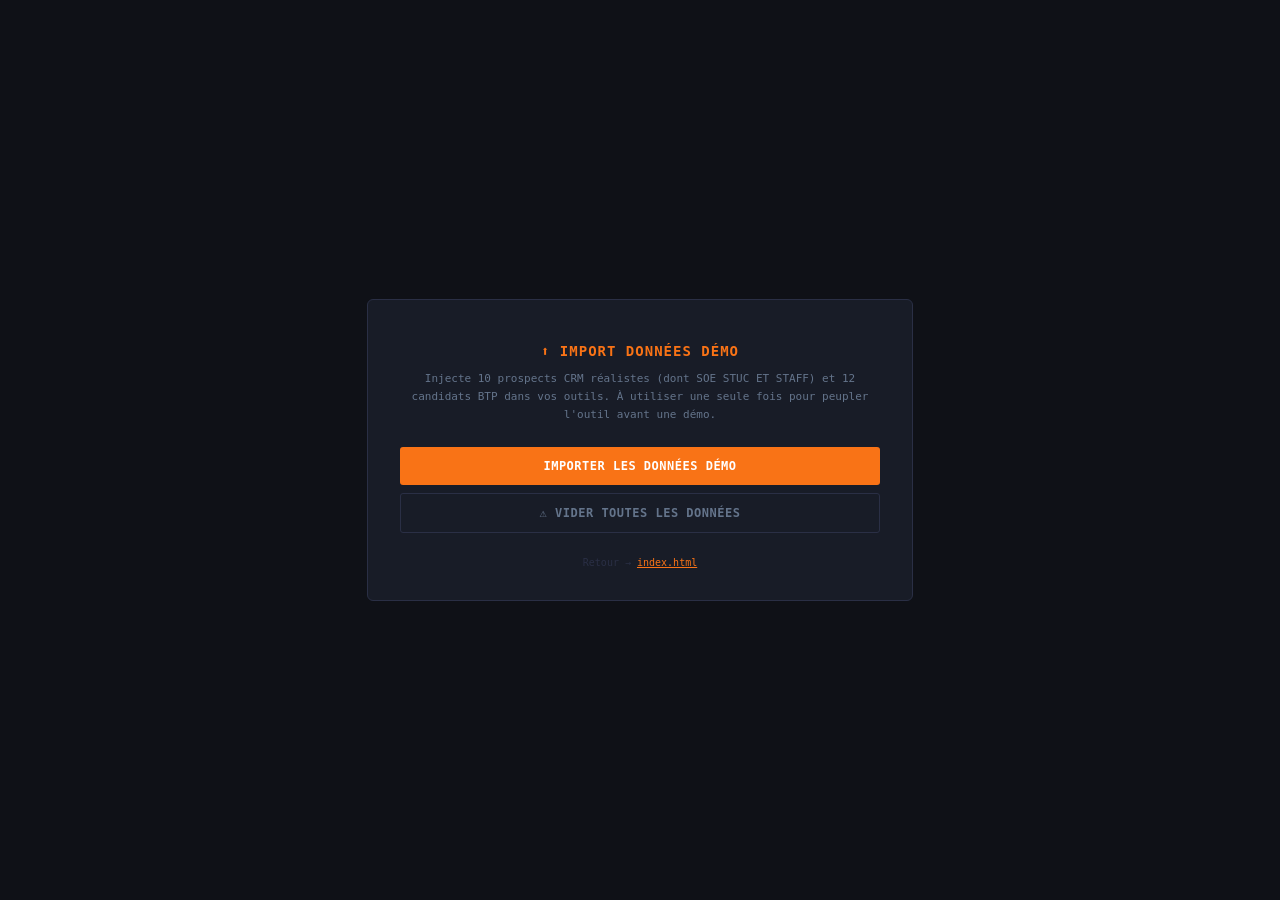
<file: import_demo.html>
<!DOCTYPE html>
<html lang="fr">
<head>
<meta charset="UTF-8"/>
<title>Import Données Démo — RA BTP</title>
<style>
body{font-family:'IBM Plex Mono',monospace;background:#0f1117;color:#e2e8f0;display:flex;align-items:center;justify-content:center;min-height:100vh;margin:0;}
.box{background:#181c27;border:1px solid #2a2f45;border-radius:6px;padding:32px;max-width:480px;width:100%;text-align:center;}
h2{color:#f97316;font-size:14px;letter-spacing:1px;margin-bottom:8px;}
p{font-size:11px;color:#64748b;margin-bottom:24px;line-height:1.6;}
button{background:#f97316;color:#fff;border:none;border-radius:3px;padding:12px 24px;font-family:'IBM Plex Mono',monospace;font-size:12px;font-weight:700;cursor:pointer;letter-spacing:.5px;width:100%;margin-bottom:8px;}
button:hover{background:#ea6c0a;}
.btn-clear{background:transparent;border:1px solid #2a2f45;color:#64748b;}
.btn-clear:hover{border-color:#ef4444;color:#ef4444;}
.log{background:#0a0c14;border:1px solid #2a2f45;border-radius:3px;padding:12px;font-size:10px;color:#94a3b8;text-align:left;min-height:80px;margin-top:16px;display:none;}
.ok{color:#22c55e;} .warn{color:#f97316;}
</style>
</head>
<body>
<div class="box">
  <h2>⬆ IMPORT DONNÉES DÉMO</h2>
  <p>Injecte 10 prospects CRM réalistes (dont SOE STUC ET STAFF) et 12 candidats BTP dans vos outils. À utiliser une seule fois pour peupler l'outil avant une démo.</p>
  <button onclick="importDemo()">IMPORTER LES DONNÉES DÉMO</button>
  <button class="btn-clear" onclick="clearAll()">⚠ VIDER TOUTES LES DONNÉES</button>
  <div class="log" id="log"></div>
  <div style="margin-top:16px;font-size:10px;color:#2a2f45">Retour → <a href="index.html" style="color:#f97316">index.html</a></div>
</div>
<script>
var CRM_DEMO = [{"id":"p_soe_001","nom":"SOE STUC ET STAFF","statut":"client","metier":"Staff/Stuc/Enduit décoratif","taille":"PME","zone":"75","ville":"Paris 1er","cp":"75001","tel":"01 42 33 44 55","email":"contact@soe-stuc.fr","decideur":"M. Samir OUALI","notes":"Client historique, spécialiste staff décoratif haut de gamme, monuments historiques. Exige profils N3P2 minimum.","nextType":"appel","nextDate":"2026-03-13","nextDetail":"Confirmer mission TARE au-delà du 20/03","besoins":[{"id":"b1","qualif":"Staffeur N4","nb":1,"date":"2026-03-16","duree":"1 semaine renouvelable","statut":"encours","tauxClient":"42","notes":"Extension mission Guy TARE","cvs":[{"candidat":"TARE Guy — Staffeur N4","date":"2026-03-15","tbh":20,"tc":42,"marge":"Env. 18%","retour":"ok","mission":"oui"}]}]},{"id":"p_bati_002","nom":"BATICORP RENOVATION","statut":"client","metier":"Platrerie/Plaquiste","taille":"PME","zone":"92","ville":"Courbevoie","cp":"92400","tel":"01 43 55 66 77","email":"rh@baticorp.fr","decideur":"Mme Patricia ROUX","notes":"Bon client régulier, plâtrerie logements collectifs, délais serrés","nextType":"rdv","nextDate":"2026-03-18","nextDetail":"RDV présentation planning avril","besoins":[]},{"id":"p_cvc_003","nom":"CVC EXPERT IDF","statut":"client","metier":"CVC/Chauffage","taille":"PME","zone":"75","ville":"Paris 1er","cp":"75001","tel":"01 44 77 88 99","email":"technique@cvc-expert.fr","decideur":"M. Thierry BERNARD","notes":"Spécialiste maintenance CVC tertiaire, bureaux et hôtels Paris","nextType":"email","nextDate":"2026-03-14","nextDetail":"Envoyer CV chauffagiste N3 pour remplacement","besoins":[{"id":"b2","qualif":"Chauffagiste N3","nb":1,"date":"2026-03-21","duree":"3 semaines","statut":"ouvert","tauxClient":"41","notes":"Remplacement congé formation","cvs":[]}]},{"id":"p_men_004","nom":"MENUISERIE PARISIENNE","statut":"client","metier":"Menuiserie/Serrurerie","taille":"TPE","zone":"75","ville":"Paris 16e","cp":"75016","tel":"01 45 88 00 11","email":"atelier@menuiserie-paris.fr","decideur":"M. Jacques SIMON","notes":"Artisan haut de gamme, clientèle privée 16e/17e, très exigeant qualité","nextType":"appel","nextDate":"2026-03-20","nextDetail":"Renouvellement mission Fontaine","besoins":[]},{"id":"p_reno_005","nom":"ARTISAN PLATERIE","statut":"client","metier":"Platrerie/Plaquiste","taille":"TPE","zone":"75","ville":"Paris 18e","cp":"75018","tel":"06 12 44 55 66","email":"artisanplat@gmail.com","decideur":"M. Rachid HAMZA","notes":"Petit artisan dynamique, besoins ponctuels, bons payeurs","nextType":"relance","nextDate":"2026-03-25","nextDetail":"Relance besoin plaquiste avril","besoins":[]},{"id":"p_gpe_006","nom":"GPE CONSTRUCTION","statut":"chaud","metier":"Maconnerie/Gros oeuvre","taille":"ETI","zone":"93","ville":"Saint-Denis","cp":"93200","tel":"01 48 22 33 44","email":"rh@gpe-construction.fr","decideur":"Mme Laura PETIT","notes":"Grand compte Grand Paris, gros volumes maçonnerie et béton armé","nextType":"rdv","nextDate":"2026-03-16","nextDetail":"1er RDV commercial","besoins":[]},{"id":"p_ele_007","nom":"ELEC TERTIAIRE 75","statut":"chaud","metier":"Electricite","taille":"PME","zone":"75","ville":"Paris 8e","cp":"75008","tel":"01 47 33 22 11","email":"contact@elec75.fr","decideur":"M. Philippe MARTIN","notes":"Besoins récurrents électriciens tertiaire","nextType":"cv","nextDate":"2026-03-14","nextDetail":"Envoyer 2 profils électriciens N3","besoins":[{"id":"b3","qualif":"Électricien N3","nb":2,"date":"2026-03-23","duree":"4 semaines","statut":"ouvert","tauxClient":"35","notes":"Habilitations B2V BR obligatoires","cvs":[]}]},{"id":"p_ite_008","nom":"FACADES ISOLATION IDF","statut":"tiede","metier":"Facades/ITE","taille":"PME","zone":"92","ville":"Boulogne","cp":"92100","tel":"01 46 99 00 11","email":"commercial@facades-idf.fr","decideur":"M. Arnaud LEFEBVRE","notes":"Spécialiste ITE et ravalement","nextType":"appel","nextDate":"2026-03-28","nextDetail":"Rappel après envoi plaquette","besoins":[]},{"id":"p_pei_009","nom":"PEINTURE DECO PARIS","statut":"tiede","metier":"Peinture/Ravalement","taille":"TPE","zone":"75","ville":"Paris 11e","cp":"75011","tel":"06 33 44 55 66","email":"peinture.deco75@orange.fr","decideur":"M. Bruno DURAND","notes":"Artisan peinture déco intérieure haut de gamme","nextType":"email","nextDate":"2026-04-01","nextDetail":"Suivi après 1er contact","besoins":[]},{"id":"p_etan_010","nom":"ETANCHEITE PRO","statut":"froid","metier":"Etancheite","taille":"PME","zone":"94","ville":"Créteil","cp":"94000","tel":"01 49 77 88 00","email":"contact@etancheite-pro.fr","decideur":"M. Stéphane MORIN","notes":"Approche à renouveler","nextType":"appel","nextDate":"2026-04-15","nextDetail":"Relance après 3 mois de veille","besoins":[]}];

var CANDS_DEMO = [{"id":"cand_001","nom":"TARE","prenom":"Guy","qualif":"Staffeur N4","tbh":20,"dispo":"mission","tel":"06 12 34 56 78","email":"guy.tare@email.fr","cp":"75014","ville":"Paris 14","mobilite":"TC","vehicule":"2 roues","notes":"Très bon staffeur décoratif, spécialiste voûtes et coupoles","mission":{"client":"SOE STUC ET STAFF","adresse":"15 rue de Rivoli 75001","debut":"2026-03-16","fin":"2026-03-20","tc":42},"source":"reseau","source_detail":"Ancien intérimaire Partnaire"},{"id":"cand_002","nom":"SAIRIEN","prenom":"Jean","qualif":"CVC N3P2","tbh":17,"dispo":"preavis","tel":"06 23 45 67 89","email":"j.sairien@email.fr","cp":"92600","ville":"Asnières","mobilite":"TC","notes":"Bon technicien CVC, PAC et chaudières gaz","source":"jobboard","source_detail":"Indeed"},{"id":"cand_003","nom":"MARTIN","prenom":"Paul","qualif":"Plâtrier N3P1","tbh":15.5,"dispo":"dispo","tel":"06 34 56 78 90","email":"paul.martin@email.fr","cp":"93200","ville":"Saint-Denis","mobilite":"voiture","notes":"Plaquiste polyvalent, GTL et doublage","source":"passage_agence"},{"id":"cand_004","nom":"BENSAID","prenom":"Karim","qualif":"Staffeur N3P2","tbh":18,"dispo":"dispo","tel":"06 45 67 89 01","email":"k.bensaid@email.fr","cp":"75020","ville":"Paris 20","mobilite":"2roues","notes":"Bon staffeur moulures classiques","source":"parrainage","source_detail":"TARE Guy"},{"id":"cand_005","nom":"DUPONT","prenom":"Marc","qualif":"Électricien N3","tbh":16,"dispo":"dispo","tel":"06 56 78 90 12","email":"marc.dupont@email.fr","cp":"94200","ville":"Ivry","mobilite":"voiture","notes":"Habilitations B2V BR BC","source":"jobboard","source_detail":"Monster"},{"id":"cand_006","nom":"LEROY","prenom":"Sophie","qualif":"Peintre N2","tbh":13.5,"dispo":"indispo","tel":"06 67 89 01 23","email":"s.leroy@email.fr","cp":"75011","ville":"Paris 11","mobilite":"TC","notes":"Peinture déco, disponible mi-avril","source":"cr","source_detail":"Recrutement Anaïs"},{"id":"cand_007","nom":"FONTAINE","prenom":"Julien","qualif":"Menuisier N3","tbh":16,"dispo":"mission","tel":"06 78 90 12 34","email":"j.fontaine@email.fr","cp":"78000","ville":"Versailles","mobilite":"voiture","notes":"Menuiserie alu et PVC","mission":{"client":"MENUISERIE PARISIENNE","adresse":"45 av. Victor Hugo 75016","debut":"2026-03-16","fin":"2026-04-04","tc":34},"source":"envoi_client","source_detail":"SOE STUC ET STAFF"},{"id":"cand_008","nom":"CHEN","prenom":"Wei","qualif":"Chauffagiste N3","tbh":19,"dispo":"mission","tel":"06 89 01 23 45","email":"wei.chen@email.fr","cp":"75013","ville":"Paris 13","mobilite":"TC","notes":"Spécialiste fioul et gaz","mission":{"client":"CVC EXPERT IDF","adresse":"12 rue du Louvre 75001","debut":"2026-03-09","fin":"2026-03-20","tc":41},"source":"reseau","source_detail":"Ancien candidat RIS"},{"id":"cand_009","nom":"MBAYE","prenom":"Ibrahima","qualif":"Maçon N3","tbh":15,"dispo":"dispo","tel":"06 90 12 34 56","email":"i.mbaye@email.fr","cp":"93300","ville":"Aubervilliers","mobilite":"TC","notes":"Gros oeuvre, béton armé, Grand Paris","source":"jobboard","source_detail":"BTP Jobs"},{"id":"cand_010","nom":"GARCIA","prenom":"José","qualif":"Carreleur N3","tbh":15.5,"dispo":"preavis","tel":"06 01 23 45 67","email":"j.garcia@email.fr","cp":"91000","ville":"Évry","mobilite":"voiture","notes":"Carrelage sol et mur, très soigné","source":"passage_agence"},{"id":"cand_011","nom":"ROUSSEAU","prenom":"Pierre","qualif":"Charpentier N3","tbh":17,"dispo":"dispo","tel":"06 11 22 33 44","email":"p.rousseau@email.fr","cp":"77100","ville":"Meaux","mobilite":"voiture","notes":"Charpente bois et métallique","source":"parrainage","source_detail":"MARTIN Paul"},{"id":"cand_012","nom":"DIALLO","prenom":"Moussa","qualif":"Étancheur N2","tbh":14,"dispo":"dispo","tel":"06 22 33 44 55","email":"m.diallo@email.fr","cp":"93100","ville":"Montreuil","mobilite":"TC","notes":"Étanchéité toiture terrasse, EPDM","source":"cr","source_detail":"Recrutement Thomas"}];

function log(msg, cls) {
  var el = document.getElementById('log');
  el.style.display = 'block';
  el.innerHTML += '<div class="'+(cls||'')+'">'+msg+'</div>';
}

function importDemo() {
  // Fusion CRM
  var existing = [];
  try { existing = JSON.parse(localStorage.getItem('crm_btp_db') || '[]'); } catch(e) {}
  var added = 0;
  CRM_DEMO.forEach(function(p) {
    if (!existing.find(function(e){ return e.id === p.id; })) { existing.push(p); added++; }
  });
  localStorage.setItem('crm_btp_db', JSON.stringify(existing));
  log('✓ CRM : '+added+' prospects ajoutés ('+existing.length+' total)', 'ok');

  // Fusion candidats
  var existingC = [];
  try { existingC = JSON.parse(localStorage.getItem('cands_btp_v2') || '[]'); } catch(e) {}
  var addedC = 0;
  CANDS_DEMO.forEach(function(c) {
    if (!existingC.find(function(e){ return e.id === c.id; })) { existingC.push(c); addedC++; }
  });
  localStorage.setItem('cands_btp_v2', JSON.stringify(existingC));
  log('✓ Candidats : '+addedC+' ajoutés ('+existingC.length+' total)', 'ok');

  log('→ Retourne sur index.html et actualise la page', 'warn');
}

function clearAll() {
  if (!confirm('Vider TOUTES les données ? Cette action est irréversible.')) return;
  ['crm_btp_db','cands_btp_v2','flc_clients','grilles_btp','agence_btp','tdb_cfg','crm_kpi_semaine','tdb_spark_marge'].forEach(function(k){ localStorage.removeItem(k); });
  log('✓ Toutes les données supprimées', 'ok');
}
</script>
</body>
</html>
</file>
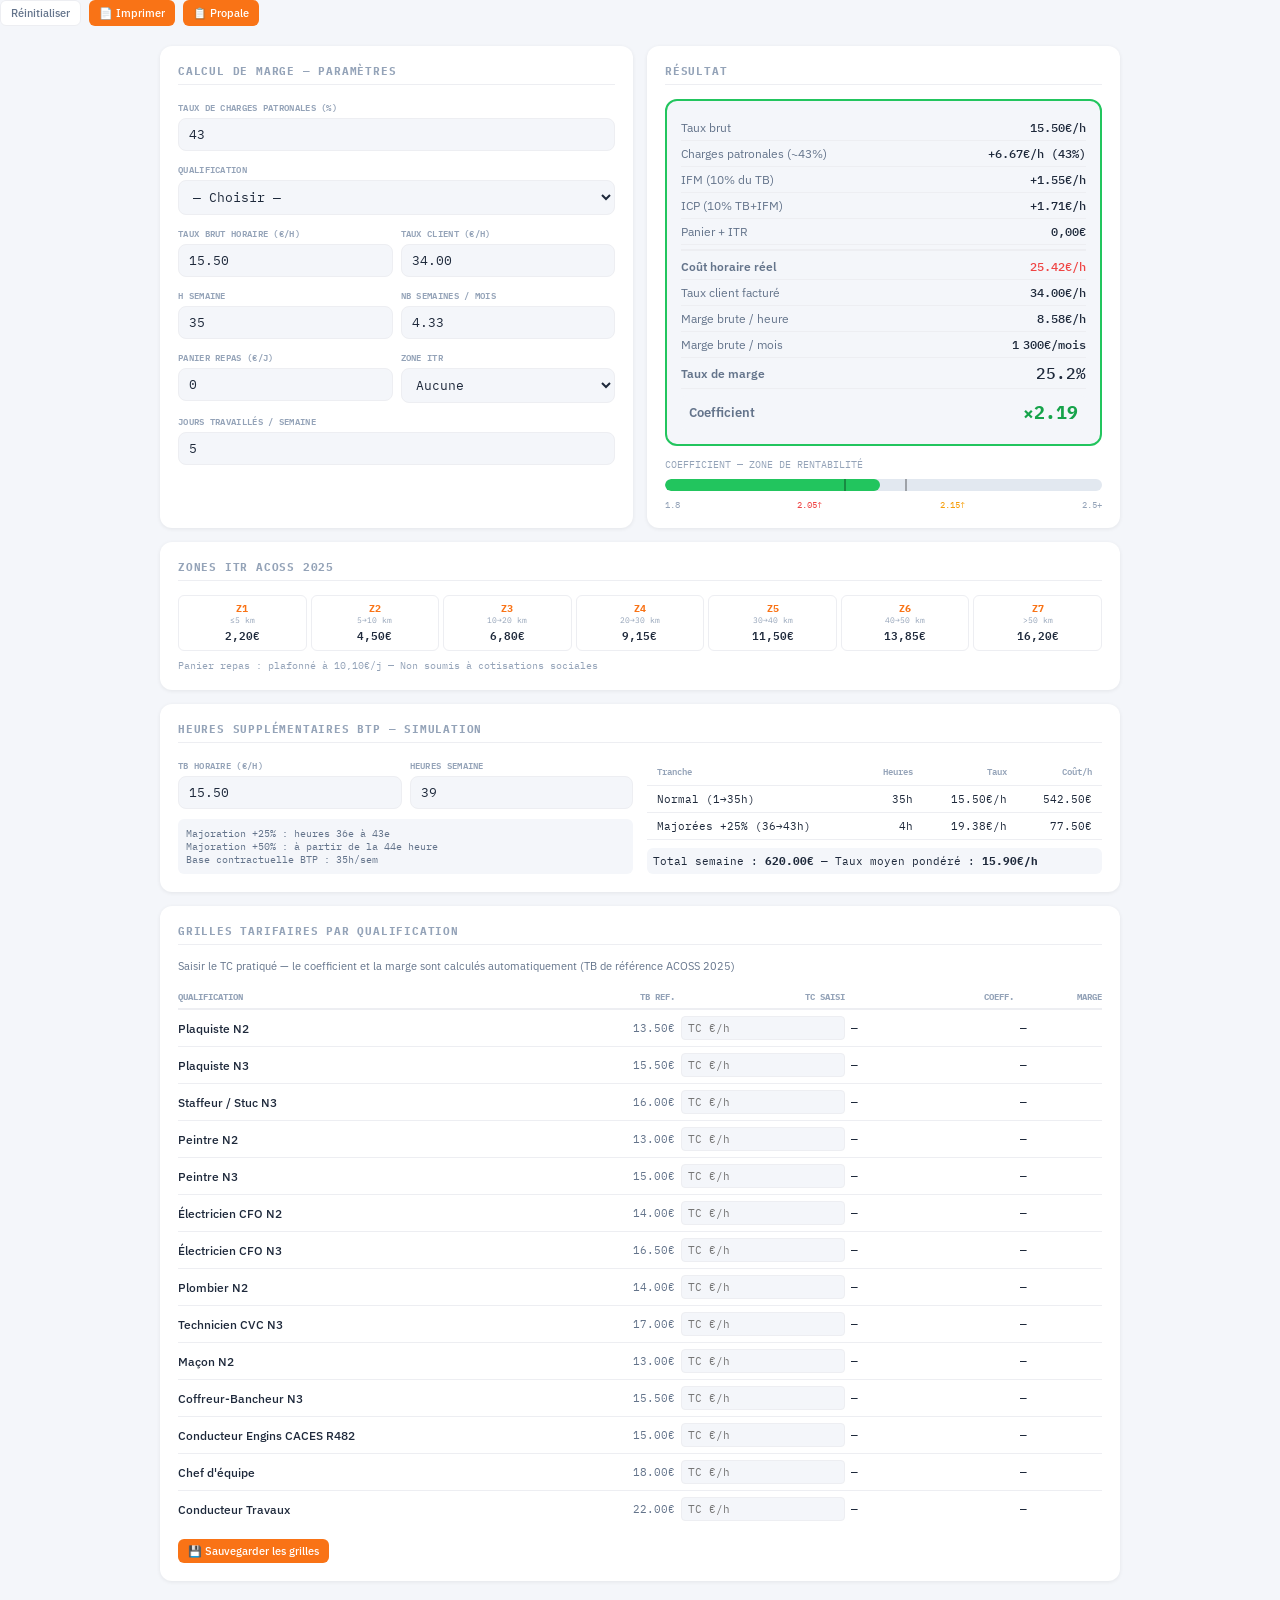
<file: marge_v2.html>
<!DOCTYPE html>
<html lang="fr">
<head>
<meta charset="UTF-8"/>
<meta name="viewport" content="width=device-width,initial-scale=1"/>
<title>JTIPilot — Fiche Marge</title>
<link rel="preconnect" href="https://fonts.googleapis.com"/>
<link rel="stylesheet" href="https://fonts.googleapis.com/css2?family=IBM+Plex+Sans:wght@400;500;600&family=IBM+Plex+Mono:wght@400;500&display=swap"/>
<style>
*{box-sizing:border-box;margin:0;padding:0;}
:root{
  --bg:#F4F6FA;--white:#fff;--border:#EDEEF2;--text:#1e293b;--text2:#334155;
  --muted:#94a3b8;--muted2:#64748b;--accent:#f97316;--green:#22c55e;
  --green2:#16a34a;--blue:#3b82f6;--amber:#f59e0b;--red:#ef4444;--purple:#a855f7;
  --sans:"IBM Plex Sans",system-ui,sans-serif;--mono:"IBM Plex Mono",monospace;
  --r:8px;--r-lg:12px;--top-h:54px;--shadow:0 1px 4px rgba(0,0,0,.07);
}
html,body{height:100%;font-family:var(--sans);background:var(--bg);color:var(--text);font-size:14px;-webkit-font-smoothing:antialiased;}
button,input,select{font-family:var(--sans);font-size:14px;}
::-webkit-scrollbar{width:4px;}::-webkit-scrollbar-thumb{background:#CBD5E1;border-radius:2px;}
.topbar-gone{background:var(--white);border-bottom:1px solid var(--border);display:flex;align-items:center;padding:0 20px;gap:10px;z-index:100;}
.tb-back{padding:6px 12px;border-radius:6px;border:1px solid var(--border);background:var(--white);color:var(--muted2);cursor:pointer;font-size:12px;font-weight:500;transition:all .12s;}
.tb-back:hover{border-color:var(--accent);color:var(--accent);}
.tb-title{font-size:16px;font-weight:600;}
.btn{padding:7px 14px;border-radius:6px;cursor:pointer;border:none;font-size:12px;font-weight:500;}
.btn:hover{opacity:.85;}
.btn-primary{background:var(--accent);color:#fff;}
.btn-ghost{background:var(--white);border:1px solid var(--border);color:var(--muted2);}
.btn-sm{padding:5px 10px;font-size:11px;}
.main{padding-top:0;}
.page{max-width:1000px;margin:0 auto;padding:20px;}
.grid2{display:grid;grid-template-columns:1fr 1fr;gap:14px;}
.grid3{display:grid;grid-template-columns:1fr 1fr 1fr;gap:10px;}
.card{background:var(--white);border-radius:var(--r-lg);padding:18px;box-shadow:var(--shadow);margin-bottom:14px;}
.card-t{font-size:11px;font-weight:700;color:var(--muted);letter-spacing:.8px;text-transform:uppercase;font-family:var(--mono);margin-bottom:14px;padding-bottom:6px;border-bottom:1px solid var(--border);}

/* Inputs */
.f-row{display:flex;flex-direction:column;gap:3px;margin-bottom:10px;}
.f-row label{font-size:9px;color:var(--muted);font-family:var(--mono);font-weight:600;letter-spacing:.3px;text-transform:uppercase;}
.f-row input,.f-row select{padding:7px 10px;border:1px solid var(--border);border-radius:var(--r);font-size:13px;font-family:var(--mono);color:var(--text);background:var(--bg);width:100%;transition:border .12s;}
.f-row input:focus,.f-row select:focus{border-color:var(--accent);outline:none;background:var(--white);}

/* Résultat marge */
.marge-result{background:var(--bg);border-radius:var(--r-lg);padding:14px;border:2px solid var(--border);transition:border-color .2s;}
.marge-result.ok{border-color:var(--green);}
.marge-result.warn{border-color:var(--amber);}
.marge-result.bad{border-color:var(--red);}
.mr-row{display:flex;justify-content:space-between;align-items:center;padding:5px 0;border-bottom:1px solid var(--border);font-size:12px;}
.mr-row:last-child{border:none;font-weight:600;font-size:13px;padding-top:8px;}
.mr-lbl{color:var(--muted2);}
.mr-val{font-family:var(--mono);font-weight:500;}

/* Gauge coefficient */
.coeff-gauge{position:relative;height:12px;background:#E2E8F0;border-radius:6px;overflow:hidden;margin:8px 0;}
.cg-fill{height:100%;border-radius:6px;transition:width .3s,background .3s;}
.cg-mark{position:absolute;top:0;bottom:0;width:2px;background:rgba(0,0,0,.3);}
.coeff-labels{display:flex;justify-content:space-between;font-size:9px;color:var(--muted);font-family:var(--mono);margin-top:2px;}

/* Zones ITR */
.itr-grid{display:grid;grid-template-columns:repeat(7,1fr);gap:4px;}
.itr-zone{padding:6px 4px;text-align:center;border-radius:6px;border:1px solid var(--border);font-family:var(--mono);}
.itr-zone.active{border-color:var(--accent);background:#FFF4EE;}
.itr-n{font-size:10px;font-weight:700;color:var(--accent);}
.itr-km{font-size:8px;color:var(--muted);}
.itr-val{font-size:11px;font-weight:600;}

/* HS BTP */
.hs-table{width:100%;border-collapse:collapse;font-size:11px;font-family:var(--mono);}
.hs-table th,.hs-table td{padding:6px 10px;text-align:right;border-bottom:1px solid var(--border);}
.hs-table th{font-size:9px;color:var(--muted);font-weight:600;text-align:right;}
.hs-table td:first-child,.hs-table th:first-child{text-align:left;}

/* Grilles */
.grille-row{display:grid;grid-template-columns:2fr 1fr 1fr 1fr 0.5fr;gap:6px;align-items:center;padding:6px 0;border-bottom:1px solid var(--border);}
.grille-row:last-child{border:none;}
.gr-qualif{font-size:12px;font-weight:500;}
.gr-inp{border:1px solid var(--border);border-radius:4px;padding:4px 6px;font-size:11px;font-family:var(--mono);background:var(--bg);width:100%;}
.gr-inp:focus{border-color:var(--accent);outline:none;}
.gr-coeff{font-size:11px;font-family:var(--mono);}
.gr-ok{color:var(--green2);}
.gr-warn{color:var(--amber);}
.gr-bad{color:var(--red);}

@media(max-width:768px){.grid2{grid-template-columns:1fr;}.itr-grid{grid-template-columns:repeat(4,1fr);}}
</style>

<style>
:root{
  --bg:#F4F6FA;
  --white:#ffffff;
  --border:#EDEEF2;
  --border2:#D8DBE5;
  --text:#1e293b;
  --text2:#334155;
  --muted:#94a3b8;
  --muted2:#64748b;
  --accent:#f97316;
  --green:#22c55e;
  --green2:#16a34a;
  --blue:#3b82f6;
  --amber:#f59e0b;
  --red:#ef4444;
  --purple:#a855f7;
  --cyan:#06b6d4;
  --sans:"IBM Plex Sans",system-ui,sans-serif;
  --mono:"IBM Plex Mono",monospace;
  --nav-w:0px;
  --top-h:54px;
  --r:8px;
  --r-lg:12px;
  --shadow:0 1px 4px rgba(0,0,0,.07);
  --shadow-md:0 4px 16px rgba(0,0,0,.10);
}
.nav{
  position:fixed;top:0;left:0;bottom:0;
  width:var(--nav-w);
  background:var(--white);
  border-right:1px solid var(--border);
  display:flex;flex-direction:column;
  z-index:200;
  overflow-y:auto;
  overflow-x:hidden;
  transition:transform .25s cubic-bezier(.22,1,.36,1);
}
.nav-logo{
  height:var(--top-h);
  padding:0 18px;
  display:flex;align-items:center;
  border-bottom:1px solid var(--border);
  flex-shrink:0;
}
.nav-logo-text{
  font-size:17px;font-weight:600;
  color:var(--text);letter-spacing:-.3px;
}
.nav-logo-text em{color:var(--accent);font-style:normal;}
.nav-logo-sub{
  font-size:9px;color:var(--muted);
  font-family:var(--mono);letter-spacing:.4px;
  margin-left:8px;margin-top:1px;
}
.nav-section{
  font-size:9px;font-weight:600;
  color:var(--muted);letter-spacing:1.4px;
  text-transform:uppercase;
  padding:14px 18px 4px;
  flex-shrink:0;
}
.nav-item{
  display:flex;align-items:center;gap:10px;
  padding:9px 18px;
  cursor:pointer;
  border-right:3px solid transparent;
  transition:background .1s, color .1s;
  color:var(--muted2);
  font-size:12.5px;font-weight:400;
  user-select:none;
  flex-shrink:0;
  white-space:nowrap;
}
.nav-item:hover{background:#F8F9FB;color:var(--text);}
.nav-item.active{
  background:#FFF4EE;
  color:var(--accent);
  border-right-color:var(--accent);
  font-weight:500;
}
.nav-item.active .nav-dot{opacity:1;}
.nav-dot{
  width:8px;height:8px;
  border-radius:50%;
  flex-shrink:0;
  opacity:.6;
  transition:opacity .1s;
}
.nav-badge{
  margin-left:auto;
  font-size:9px;font-weight:600;
  font-family:var(--mono);
  padding:1px 6px;
  border-radius:10px;
  white-space:nowrap;
}
.nav-divider{
  height:1px;background:var(--border);
  margin:4px 18px;flex-shrink:0;
}
.nav-bottom{
  margin-top:auto;
  padding:12px 18px;
  border-top:1px solid var(--border);
  font-family:var(--mono);
  font-size:9px;color:var(--muted);
  flex-shrink:0;
}
.burger{
  display:none;
  width:36px;height:36px;
  background:var(--white);
  border:1px solid var(--border);
  border-radius:6px;
  align-items:center;justify-content:center;
  cursor:pointer;
  position:fixed;top:9px;left:12px;
  z-index:300;
  font-size:17px;color:var(--muted2);
}
.nav{
    transform:translateX(-224px);
    width:224px;
  }
.nav.open{transform:translateX(0);}
.burger{display:flex;}
.nav-backdrop{
  display:none;
  position:fixed;inset:0;
  background:rgba(0,0,0,.35);
  z-index:199;
}
.nav-backdrop.open{display:block;}

.nav-backdrop.open{display:block;}



</style>
</head>
<body>




  <div style="margin-left:auto;display:flex;gap:8px;">
    <button class="btn btn-ghost btn-sm" onclick="margeReset()">Réinitialiser</button>
    <button class="btn btn-primary btn-sm" onclick="window.print()">📄 Imprimer</button>
    <button class="btn btn-primary btn-sm" onclick="openPropale()">📋 Propale</button>
  </div>
</div>

<div class="main">
<div class="page">

<!-- CALCULATEUR PRINCIPAL -->
<div class="grid2">
  <div class="card">
    <div class="card-t">Calcul de marge — Paramètres</div>
    <div class="f-row"><label>Taux de charges patronales (%)</label>
      <input type="number" id="txCharges" value="43" step="0.5" oninput="margeCalc()"/></div>
    <div class="f-row"><label>Qualification</label>
      <select id="m-qualif" onchange="margeQualifChange()">
        <option value="">— Choisir —</option>
        <option value="plaquiste_n2">Plaquiste N2</option>
        <option value="plaquiste_n3">Plaquiste N3</option>
        <option value="staffeur_n3">Staffeur / Stuc N3</option>
        <option value="peintre_n2">Peintre N2</option>
        <option value="peintre_n3">Peintre N3</option>
        <option value="elec_cfo_n2">Électricien CFO N2</option>
        <option value="elec_cfo_n3">Électricien CFO N3</option>
        <option value="plombier_n2">Plombier N2</option>
        <option value="cvc_n3">Technicien CVC N3</option>
        <option value="macon_n2">Maçon N2</option>
        <option value="coffr_n3">Coffreur-Bancheur N3</option>
        <option value="cond_engins">Conducteur Engins CACES R482</option>
        <option value="chef_eq">Chef d'équipe</option>
        <option value="cond_trav">Conducteur de Travaux</option>
      </select></div>
    <div class="grid2" style="gap:8px;">
      <div class="f-row"><label>Taux brut horaire (€/h)</label>
        <input type="number" id="m-tb" value="15.50" step="0.25" oninput="margeCalc()"/></div>
      <div class="f-row"><label>Taux client (€/h)</label>
        <input type="number" id="m-tc" value="34.00" step="0.50" oninput="margeCalc()"/></div>
    </div>
    <div class="grid2" style="gap:8px;">
      <div class="f-row"><label>H semaine</label>
        <input type="number" id="m-h" value="35" step="0.5" oninput="margeCalc()"/></div>
      <div class="f-row"><label>Nb semaines / mois</label>
        <input type="number" id="m-sem" value="4.33" step="0.01" oninput="margeCalc()"/></div>
    </div>
    <div class="grid2" style="gap:8px;">
      <div class="f-row"><label>Panier repas (€/j)</label>
        <input type="number" id="m-panier" value="0" step="0.50" oninput="margeCalc()"/></div>
      <div class="f-row"><label>Zone ITR</label>
        <select id="m-itr" onchange="margeCalc()">
          <option value="0">Aucune</option>
          <option value="2.20">Z1 — ≤5 km — 2,20€/j</option>
          <option value="4.50">Z2 — 5→10 km — 4,50€/j</option>
          <option value="6.80">Z3 — 10→20 km — 6,80€/j</option>
          <option value="9.15">Z4 — 20→30 km — 9,15€/j</option>
          <option value="11.50">Z5 — 30→40 km — 11,50€/j</option>
          <option value="13.85">Z6 — 40→50 km — 13,85€/j</option>
          <option value="16.20">Z7 — >50 km — 16,20€/j</option>
        </select></div>
    </div>
    <div class="f-row"><label>Jours travaillés / semaine</label>
      <input type="number" id="m-jours" value="5" min="1" max="6" oninput="margeCalc()"/></div>
  </div>

  <div class="card">
    <div class="card-t">Résultat</div>
    <div class="marge-result" id="marge-result">
      <div class="mr-row"><span class="mr-lbl">Taux brut</span><span class="mr-val" id="r-tb">—</span></div>
      <div class="mr-row"><span class="mr-lbl">Charges patronales (~43%)</span><span class="mr-val" id="r-ch">—</span></div>
      <div class="mr-row"><span class="mr-lbl">IFM (10% du TB)</span><span class="mr-val" id="r-ifm">—</span></div>
      <div class="mr-row"><span class="mr-lbl">ICP (10% TB+IFM)</span><span class="mr-val" id="r-icp">—</span></div>
      <div class="mr-row"><span class="mr-lbl">Panier + ITR</span><span class="mr-val" id="r-primes">—</span></div>
      <div class="mr-row" style="border-top:2px solid var(--border);margin-top:4px;padding-top:8px;"><span class="mr-lbl" style="font-weight:600">Coût horaire réel</span><span class="mr-val" id="r-cout" style="color:var(--red)">—</span></div>
      <div class="mr-row"><span class="mr-lbl">Taux client facturé</span><span class="mr-val" id="r-tc">—</span></div>
      <div class="mr-row"><span class="mr-lbl">Marge brute / heure</span><span class="mr-val" id="r-mb-h">—</span></div>
      <div class="mr-row"><span class="mr-lbl">Marge brute / mois</span><span class="mr-val" id="r-mb-m">—</span></div>
      <div class="mr-row"><span class="mr-lbl" style="font-weight:600">Taux de marge</span><span class="mr-val" id="r-pct" style="font-size:16px">—</span></div>
      <div class="mr-row" style="background:var(--bg);border-radius:6px;padding:6px 8px;margin-top:6px;"><span class="mr-lbl">Coefficient</span><span class="mr-val" id="r-coeff" style="font-size:15px">—</span></div>
    </div>

    <!-- Gauge coefficient -->
    <div style="margin-top:12px;">
      <div style="font-size:10px;color:var(--muted);font-family:var(--mono);margin-bottom:4px;">COEFFICIENT — ZONE DE RENTABILITÉ</div>
      <div class="coeff-gauge">
        <div class="cg-fill" id="cg-fill" style="width:0%"></div>
        <div class="cg-mark" style="left:41%"></div><!-- 2.05 -->
        <div class="cg-mark" style="left:55%"></div><!-- 2.15 -->
      </div>
      <div class="coeff-labels">
        <span>1.8</span><span style="color:var(--red)">2.05↑</span><span style="color:var(--amber)">2.15↑</span><span>2.5+</span>
      </div>
    </div>

    <!-- Alerte taux plancher -->
    <div id="plancher-alert" style="margin-top:10px;font-size:11px;font-family:var(--mono);padding:8px 12px;border-radius:6px;display:none;"></div>
  </div>
</div>

<!-- ZONES ITR ACOSS 2025 -->
<div class="card">
  <div class="card-t">Zones ITR ACOSS 2025</div>
  <div class="itr-grid" id="itr-grid">
    <div class="itr-zone"><div class="itr-n">Z1</div><div class="itr-km">≤5 km</div><div class="itr-val">2,20€</div></div>
    <div class="itr-zone"><div class="itr-n">Z2</div><div class="itr-km">5→10 km</div><div class="itr-val">4,50€</div></div>
    <div class="itr-zone"><div class="itr-n">Z3</div><div class="itr-km">10→20 km</div><div class="itr-val">6,80€</div></div>
    <div class="itr-zone"><div class="itr-n">Z4</div><div class="itr-km">20→30 km</div><div class="itr-val">9,15€</div></div>
    <div class="itr-zone"><div class="itr-n">Z5</div><div class="itr-km">30→40 km</div><div class="itr-val">11,50€</div></div>
    <div class="itr-zone"><div class="itr-n">Z6</div><div class="itr-km">40→50 km</div><div class="itr-val">13,85€</div></div>
    <div class="itr-zone"><div class="itr-n">Z7</div><div class="itr-km">>50 km</div><div class="itr-val">16,20€</div></div>
  </div>
  <div style="font-size:10px;color:var(--muted);font-family:var(--mono);margin-top:8px;">Panier repas : plafonné à 10,10€/j — Non soumis à cotisations sociales</div>
</div>

<!-- HEURES SUPPLÉMENTAIRES BTP -->
<div class="card">
  <div class="card-t">Heures supplémentaires BTP — Simulation</div>
  <div class="grid2">
    <div>
      <div class="grid2" style="gap:8px;">
        <div class="f-row"><label>TB horaire (€/h)</label>
          <input type="number" id="hs-tb" value="15.50" step="0.25" oninput="hsCalc()"/></div>
        <div class="f-row"><label>Heures semaine</label>
          <input type="number" id="hs-h" value="39" step="1" min="35" max="48" oninput="hsCalc()"/></div>
      </div>
      <div style="font-size:10px;color:var(--muted2);font-family:var(--mono);padding:8px;background:var(--bg);border-radius:6px;">
        <div>Majoration +25% : heures 36e à 43e</div>
        <div>Majoration +50% : à partir de la 44e heure</div>
        <div>Base contractuelle BTP : 35h/sem</div>
      </div>
    </div>
    <div>
      <table class="hs-table" id="hs-table">
        <thead><tr><th>Tranche</th><th>Heures</th><th>Taux</th><th>Coût/h</th></tr></thead>
        <tbody id="hs-tbody"></tbody>
      </table>
      <div id="hs-total" style="font-family:var(--mono);font-size:11px;margin-top:8px;padding:6px;background:var(--bg);border-radius:6px;"></div>
    </div>
  </div>
</div>

<!-- GRILLES TARIFAIRES -->
<div class="card">
  <div class="card-t">Grilles tarifaires par qualification</div>
  <div style="font-size:11px;color:var(--muted2);margin-bottom:12px;">Saisir le TC pratiqué — le coefficient et la marge sont calculés automatiquement (TB de référence ACOSS 2025)</div>
  <div style="display:grid;grid-template-columns:2fr 1fr 1fr 1fr 0.5fr;gap:6px;padding:6px 0;border-bottom:2px solid var(--border);">
    <div style="font-size:9px;font-weight:700;color:var(--muted);font-family:var(--mono)">QUALIFICATION</div>
    <div style="font-size:9px;font-weight:700;color:var(--muted);font-family:var(--mono);text-align:right">TB REF.</div>
    <div style="font-size:9px;font-weight:700;color:var(--muted);font-family:var(--mono);text-align:right">TC SAISI</div>
    <div style="font-size:9px;font-weight:700;color:var(--muted);font-family:var(--mono);text-align:right">COEFF.</div>
    <div style="font-size:9px;font-weight:700;color:var(--muted);font-family:var(--mono);text-align:right">MARGE</div>
  </div>
  <div id="grilles-list"></div>
  <button class="btn btn-primary btn-sm" style="margin-top:12px;" onclick="grilleSave()">💾 Sauvegarder les grilles</button>
  <span id="grille-saved" style="font-size:10px;color:var(--green2);font-family:var(--mono);margin-left:10px;display:none">✓ Sauvegardé</span>
</div>

</div><!-- /page -->
</div><!-- /main -->

<script>
// ═══════════════════════════════════════════════════════
// DONNÉES
// ═══════════════════════════════════════════════════════
var GRILLES_DATA = {
  plaquiste_n2:  {l:'Plaquiste N2',     tb:13.50},
  plaquiste_n3:  {l:'Plaquiste N3',     tb:15.50},
  staffeur_n3:   {l:'Staffeur / Stuc N3', tb:16.00},
  peintre_n2:    {l:'Peintre N2',       tb:13.00},
  peintre_n3:    {l:'Peintre N3',       tb:15.00},
  elec_cfo_n2:   {l:'Électricien CFO N2', tb:14.00},
  elec_cfo_n3:   {l:'Électricien CFO N3', tb:16.50},
  plombier_n2:   {l:'Plombier N2',      tb:14.00},
  cvc_n3:        {l:'Technicien CVC N3', tb:17.00},
  macon_n2:      {l:'Maçon N2',         tb:13.00},
  coffr_n3:      {l:'Coffreur-Bancheur N3', tb:15.50},
  cond_engins:   {l:'Conducteur Engins CACES R482', tb:15.00},
  chef_eq:       {l:"Chef d'équipe",    tb:18.00},
  cond_trav:     {l:'Conducteur Travaux', tb:22.00},
};

var savedGrilles = {};
try{ savedGrilles = JSON.parse(localStorage.getItem('grilles_btp')||'{}'); }catch(e){}
var agence = {};
try{ agence = JSON.parse(localStorage.getItem('agence_btp')||'{}'); }catch(e){}

function g(id){ return parseFloat(document.getElementById(id).value)||0; }
function s(id,val){ var el=document.getElementById(id); if(el) el.textContent=val; }
function fmtE(n){ return n.toFixed(2)+'€'; }
function fmtPct(n){ return n.toFixed(1)+'%'; }

// ── CALCUL PRINCIPAL ─────────────────────────────────────────────────────────
function margeCalc(){
  var txCh = g('txCharges') / 100;
  var tb   = g('m-tb');
  var tc   = g('m-tc');
  var h    = g('m-h') || 35;
  var sem  = g('m-sem') || 4.33;
  var jours= g('m-jours') || 5;
  var pan  = g('m-panier');
  var itr  = parseFloat((document.getElementById('m-itr')||{}).value)||0;

  if(!tb||!tc){ return; }

  // Décomposition charges
  var chH  = tb * txCh;
  var ifmH = tb * 0.10;
  var icpH = (tb + ifmH) * 0.10;
  var hMois= h * sem;
  var joursM = jours * sem;
  var primesH = (pan + itr) * joursM / hMois;
  var coutH = tb + chH + ifmH + icpH + primesH;
  var mbH   = tc - coutH;
  var mbM   = mbH * hMois;
  var mbPct = tc > 0 ? mbH / tc * 100 : 0;
  var coeff = tb > 0 ? tc / tb : 0;

  s('r-tb',   fmtE(tb)+'/h');
  s('r-ch',   '+'+fmtE(chH)+'/h ('+Math.round(txCh*100)+'%)');
  s('r-ifm',  '+'+fmtE(ifmH)+'/h');
  s('r-icp',  '+'+fmtE(icpH)+'/h');
  s('r-primes', primesH>0 ? '+'+fmtE(primesH)+'/h' : '0,00€');
  s('r-cout', fmtE(coutH)+'/h');
  s('r-tc',   fmtE(tc)+'/h');
  s('r-mb-h', fmtE(mbH)+'/h');
  s('r-mb-m', Math.round(mbM).toLocaleString('fr-FR')+'€/mois');
  s('r-pct',  fmtPct(mbPct));

  var coeffEl = document.getElementById('r-coeff');
  if(coeffEl){
    var cc = coeff.toFixed(2);
    var ccol = coeff>=2.15?'var(--green2)':coeff>=2.05?'var(--amber)':'var(--red)';
    coeffEl.innerHTML = '<span style="color:'+ccol+';font-size:18px;font-weight:700">×'+cc+'</span>';
  }

  // Gauge
  var pct = Math.min(100, Math.max(0, (coeff-1.8)/(2.6-1.8)*100));
  var fill = document.getElementById('cg-fill');
  if(fill){
    var col = coeff>=2.15?'var(--green)':coeff>=2.05?'var(--amber)':'var(--red)';
    fill.style.width = pct+'%';
    fill.style.background = col;
  }

  // Résultat card couleur
  var res = document.getElementById('marge-result');
  if(res){
    res.className = 'marge-result '+(coeff>=2.15?'ok':coeff>=2.05?'warn':'bad');
  }

  // Alerte plancher
  var alert = document.getElementById('plancher-alert');
  if(alert){
    if(coeff < 2.05){
      var tbPlancher = tc / 2.05;
      alert.style.display='block';
      alert.style.background='#FEE2E2';
      alert.style.color='#dc2626';
      alert.innerHTML = '⚠ Coefficient '+coeff.toFixed(2)+' — SOUS LE PLANCHER<br>TB max acceptable : <strong>'+fmtE(tbPlancher)+'/h</strong> pour un coeff 2.05';
    } else if(coeff < 2.15){
      alert.style.display='block';
      alert.style.background='#FEF3C7';
      alert.style.color='#92400e';
      alert.innerHTML = '⚡ Coefficient '+coeff.toFixed(2)+' — Zone limite (objectif ≥ 2.15)';
    } else {
      alert.style.display='none';
    }
  }
}

// ── QUALIF CHANGE ─────────────────────────────────────────────────────────────
function margeQualifChange(){
  var q = (document.getElementById('m-qualif')||{}).value;
  if(q && GRILLES_DATA[q]){
    var tb = savedGrilles[q]||GRILLES_DATA[q].tb;
    var tc_saved = savedGrilles[q+'_tc']||'';
    document.getElementById('m-tb').value = tb;
    if(tc_saved) document.getElementById('m-tc').value = tc_saved;
  }
  margeCalc();
}

// ── HEURES SUPPLÉMENTAIRES ────────────────────────────────────────────────────
function hsCalc(){
  var tb = parseFloat((document.getElementById('hs-tb')||{}).value)||15.5;
  var h  = parseFloat((document.getElementById('hs-h')||{}).value)||39;
  var tbody = document.getElementById('hs-tbody');
  var totEl = document.getElementById('hs-total');
  if(!tbody) return;

  var rows = [];
  var h35 = Math.min(h, 35);
  rows.push({t:'Normal (1→35h)', hn:h35, tx:tb, montant:h35*tb});

  var h43 = Math.min(Math.max(0,h-35), 8);
  if(h43>0) rows.push({t:'Majorées +25% (36→43h)', hn:h43, tx:Math.round(tb*1.25*100)/100, montant:h43*tb*1.25});

  var h44 = Math.max(0,h-43);
  if(h44>0) rows.push({t:'Majorées +50% (44h+)', hn:h44, tx:Math.round(tb*1.5*100)/100, montant:h44*tb*1.5});

  tbody.innerHTML = rows.map(function(r){
    return '<tr><td>'+r.t+'</td><td>'+r.hn+'h</td><td>'+r.tx.toFixed(2)+'€/h</td><td>'+r.montant.toFixed(2)+'€</td></tr>';
  }).join('');

  var total = rows.reduce(function(s,r){ return s+r.montant; }, 0);
  var equiv = h > 0 ? total/h : 0;
  if(totEl) totEl.innerHTML='Total semaine : <strong>'+total.toFixed(2)+'€</strong> — Taux moyen pondéré : <strong>'+equiv.toFixed(2)+'€/h</strong>';
}

// ── GRILLES ───────────────────────────────────────────────────────────────────
function grillesRender(){
  var el = document.getElementById('grilles-list'); if(!el) return;
  var txCh = g('txCharges')/100 || 0.43;

  el.innerHTML = Object.keys(GRILLES_DATA).map(function(k){
    var gd = GRILLES_DATA[k];
    var tbRef = savedGrilles[k]||gd.tb;
    var tcVal = savedGrilles[k+'_tc']||'';
    var coeff = tcVal ? Math.round(parseFloat(tcVal)/tbRef*100)/100 : null;
    var mb = tcVal ? Math.round((parseFloat(tcVal) - tbRef*(1+txCh+0.10+0.11))*100)/100 : null;
    var cCol = coeff ? (coeff>=2.15?'gr-ok':coeff>=2.05?'gr-warn':'gr-bad') : '';

    return '<div class="grille-row">'
      +'<div class="gr-qualif">'+gd.l+'</div>'
      +'<div style="text-align:right;font-family:var(--mono);font-size:11px;color:var(--muted2)">'+tbRef.toFixed(2)+'€</div>'
      +'<div><input class="gr-inp" type="number" step="0.5" placeholder="TC €/h" value="'+tcVal+'" data-k="'+k+'" data-tb="'+tbRef+'" oninput="grilleUpdate(this)"/></div>'
      +'<div class="gr-coeff '+cCol+'" data-coeff="'+k+'">'+(coeff?'×'+coeff:'—')+'</div>'
      +'<div class="gr-coeff '+cCol+'" data-mb="'+k+'">'+(mb&&mb>0?mb.toFixed(2)+'€':'—')+'</div>'
      +'</div>';
  }).join('');
}

function grilleUpdate(inp){
  var k = inp.dataset.k;
  var tb = parseFloat(inp.dataset.tb)||15;
  var tc = parseFloat(inp.value)||0;
  var txCh = g('txCharges')/100||0.43;
  savedGrilles[k+'_tc'] = tc||'';

  var cEl = document.querySelector('[data-coeff="'+k+'"]');
  var mEl = document.querySelector('[data-mb="'+k+'"]');
  if(tc && tb){
    var coeff = Math.round(tc/tb*100)/100;
    var mb = Math.round((tc - tb*(1+txCh+0.10+0.11))*100)/100;
    var cCol = coeff>=2.15?'gr-ok':coeff>=2.05?'gr-warn':'gr-bad';
    if(cEl){ cEl.textContent='×'+coeff; cEl.className='gr-coeff '+cCol; }
    if(mEl){ mEl.textContent=mb>0?mb.toFixed(2)+'€':'—'; mEl.className='gr-coeff '+cCol; }
  } else {
    if(cEl){ cEl.textContent='—'; cEl.className='gr-coeff'; }
    if(mEl){ mEl.textContent='—'; mEl.className='gr-coeff'; }
  }
}

function grilleSave(){
  // Sauvegarder les TB aussi
  document.querySelectorAll('.gr-inp').forEach(function(inp){
    savedGrilles[inp.dataset.k+'_tc'] = inp.value||'';
  });
  localStorage.setItem('grilles_btp', JSON.stringify(savedGrilles));
  var ok = document.getElementById('grille-saved');
  if(ok){ ok.style.display='inline'; setTimeout(function(){ ok.style.display='none'; }, 2000); }
}

function margeReset(){
  document.getElementById('m-tb').value='15.50';
  document.getElementById('m-tc').value='34.00';
  document.getElementById('m-h').value='35';
  document.getElementById('m-sem').value='4.33';
  document.getElementById('m-panier').value='0';
  document.getElementById('m-itr').value='0';
  document.getElementById('m-jours').value='5';
  document.getElementById('m-qualif').value='';
  margeCalc();
}

// ─────────────────────────────────────────────────────────────────────────────
margeCalc();
hsCalc();
grillesRender();

// ── MODULE PROPALE ──
function fmtDateFr(d) {
  if(!d) return '';
  var p = d.split('-');
  return p[2]+'/'+p[1]+'/'+p[0];
}

function openPropale() {
  // Pré-remplir depuis la simulation M1
  var txc = document.getElementById('m1_prix');
  var pdtx = document.getElementById('p_txclient');
  if(txc && pdtx && parseFloat(txc.value) > 0) pdtx.value = txc.value;
  // Date du jour
  var now = new Date();
  var dd = String(now.getDate()).padStart(2,'0');
  var mm = String(now.getMonth()+1).padStart(2,'0');
  document.getElementById('p_date').value = now.getFullYear()+'-'+mm+'-'+dd;
  document.getElementById('modal-propale').style.display = 'flex';
}

function closePropale() {
  document.getElementById('modal-propale').style.display = 'none';
}

function printPropale() {
  window.print();
}

function generatePropale() {
  // Récupérer valeurs du formulaire
  var agence  = document.getElementById('p_agence').value || 'JTI Intérim BTP';
  var date    = document.getElementById('p_date').value;
  var client  = document.getElementById('p_client').value || '[Société client]';
  var contact = document.getElementById('p_contact').value || '';
  var qualif  = document.getElementById('p_qualif').value || '[Qualification]';
  var duree   = document.getElementById('p_duree').value || '[Durée à préciser]';
  var chantier= document.getElementById('p_chantier').value || '';
  var horaires= document.getElementById('p_horaires').value || '';
  var txcli   = parseFloat(document.getElementById('p_txclient').value) || 0;
  var ra      = document.getElementById('p_ra').value || 'Votre Responsable d\'Agence';
  var args    = document.getElementById('p_args').value || '';

  // Récupérer données simulation M1
  var txh    = parseFloat((document.getElementById('m1_th')||{value:0}).value) || 0;
  var coeff  = parseFloat((document.getElementById('m1_coeff')||{value:0}).value) || 0;
  var mE     = document.getElementById('m1_margeE') ? parseFloat(document.getElementById('m1_margeE').textContent) : 0;
  var cout1  = document.getElementById('m1_cout') ? parseFloat(document.getElementById('m1_cout').textContent) : 0;
  var margePct = txcli > 0 && cout1 > 0 ? ((txcli - cout1) / txcli * 100).toFixed(1) : '--';

  // Lignes primes
  var pan1   = parseFloat((document.getElementById('m1_panier')||{value:0}).value) || 0;
  var outil1 = parseFloat((document.getElementById('m1_outil')||{value:0}).value) || 0;
  var ikv1   = parseFloat((document.getElementById('m1_ikv')||{value:0}).value) || 0;
  var nav1   = parseFloat((document.getElementById('m1_navigo')||{value:0}).value) || 0;
  var jours1 = parseFloat((document.getElementById('m1_jours')||{value:5}).value) || 5;

  // Arguments formatés
  var argsHtml = args ? args.split('\n').map(function(l){return l.trim()?'<li style="margin-bottom:5px">'+l+'</li>':'';}).join('') : '';

  // Construction HTML propale
  var html = [
    '<div style="display:flex;justify-content:space-between;align-items:flex-start;margin-bottom:28px;padding-bottom:18px;border-bottom:3px solid #1F4E79;">',
      '<div>',
        '<div style="font-size:22px;font-weight:800;color:#1F4E79;letter-spacing:-.5px;">'+agence+'</div>',
        '<div style="font-size:12px;color:#64748b;margin-top:4px;">Agence Intérim Spécialisée BTP — Île-de-France</div>',
      '</div>',
      '<div style="text-align:right;">',
        '<div style="font-size:12px;color:#64748b;">Date : <strong>'+fmtDateFr(date)+'</strong></div>',
        '<div style="font-size:12px;color:#64748b;">Réf. : PROP-'+Date.now().toString(36).toUpperCase()+'</div>',
      '</div>',
    '</div>',

    '<div style="background:#EBF3FB;border-left:4px solid #1F4E79;border-radius:4px;padding:14px 18px;margin-bottom:22px;">',
      '<div style="font-size:10px;font-weight:700;color:#1F4E79;letter-spacing:1px;margin-bottom:4px;">DESTINATAIRE</div>',
      '<div style="font-size:16px;font-weight:700;color:#1e293b;">'+client+'</div>',
      (contact ? '<div style="font-size:13px;color:#475569;margin-top:2px;">À l\'attention de : '+contact+'</div>' : ''),
    '</div>',

    '<div style="font-size:10px;font-weight:700;color:#1F4E79;letter-spacing:1px;margin-bottom:10px;">OBJET DE LA PROPOSITION</div>',
    '<div style="font-size:15px;font-weight:700;color:#1e293b;margin-bottom:20px;line-height:1.5;">',
      'Mise à disposition de personnel intérimaire — <span style="color:#1F4E79;">'+qualif+'</span>',
    '</div>',

    '<div style="display:grid;grid-template-columns:1fr 1fr;gap:16px;margin-bottom:22px;">',
      '<div style="background:#f8fafc;border:1.5px solid #e2e8f0;border-radius:8px;padding:14px;">',
        '<div style="font-size:10px;font-weight:700;color:#64748b;letter-spacing:.8px;margin-bottom:10px;">DÉTAILS MISSION</div>',
        '<table style="width:100%;font-size:12px;border-collapse:collapse;">',
          '<tr><td style="color:#64748b;padding:3px 0;">Qualification</td><td style="font-weight:700;text-align:right;">'+qualif+'</td></tr>',
          '<tr><td style="color:#64748b;padding:3px 0;">Durée</td><td style="font-weight:700;text-align:right;">'+duree+'</td></tr>',
          (chantier ? '<tr><td style="color:#64748b;padding:3px 0;">Chantier</td><td style="font-weight:700;text-align:right;">'+chantier+'</td></tr>' : ''),
          (horaires ? '<tr><td style="color:#64748b;padding:3px 0;">Horaires</td><td style="font-weight:700;text-align:right;">'+horaires+'</td></tr>' : ''),
        '</table>',
      '</div>',
      '<div style="background:#EBF3FB;border:1.5px solid #BDD7EE;border-radius:8px;padding:14px;">',
        '<div style="font-size:10px;font-weight:700;color:#1F4E79;letter-spacing:.8px;margin-bottom:10px;">CONDITIONS FINANCIÈRES</div>',
        '<table style="width:100%;font-size:12px;border-collapse:collapse;">',
          (txh > 0 ? '<tr><td style="color:#475569;padding:3px 0;">Taux horaire brut</td><td style="font-weight:700;text-align:right;">'+txh.toFixed(2)+' €/h</td></tr>' : ''),
          (coeff > 0 ? '<tr><td style="color:#475569;padding:3px 0;">Coefficient appliqué</td><td style="font-weight:700;text-align:right;">'+coeff.toFixed(2)+'</td></tr>' : ''),
          (pan1 > 0 ? '<tr><td style="color:#475569;padding:3px 0;">Panier repas/j</td><td style="font-weight:700;text-align:right;">'+pan1.toFixed(2)+' €</td></tr>' : ''),
          (outil1 > 0 ? '<tr><td style="color:#475569;padding:3px 0;">Outillage/j</td><td style="font-weight:700;text-align:right;">'+outil1.toFixed(2)+' €</td></tr>' : ''),
          (nav1 > 0 ? '<tr><td style="color:#475569;padding:3px 0;">Navigo mensuel</td><td style="font-weight:700;text-align:right;">'+nav1.toFixed(2)+' €/mois</td></tr>' : ''),
          (txcli > 0 ? '<tr style="border-top:1.5px solid #93C6E7;"><td style="color:#1F4E79;padding:5px 0 0;font-weight:700;">TAUX DIFFUS CLIENT</td><td style="font-weight:800;font-size:16px;color:#1F4E79;text-align:right;padding-top:5px;">'+txcli.toFixed(2)+' €/h</td></tr>' : ''),
        '</table>',
      '</div>',
    '</div>',

    (argsHtml ? [
      '<div style="background:#f0fdf4;border:1.5px solid #bbf7d0;border-radius:8px;padding:14px;margin-bottom:22px;">',
        '<div style="font-size:10px;font-weight:700;color:#15803d;letter-spacing:.8px;margin-bottom:8px;">POINTS CLÉS DU PROFIL</div>',
        '<ul style="margin:0;padding-left:18px;font-size:13px;color:#1e293b;line-height:1.8;">'+argsHtml+'</ul>',
      '</div>',
    ].join('') : ''),

    '<div style="background:#1F4E79;color:#fff;border-radius:8px;padding:16px 20px;margin-bottom:22px;">',
      '<div style="font-size:10px;letter-spacing:1px;opacity:.7;margin-bottom:6px;">CONFORMITÉ LÉGALE</div>',
      '<div style="font-size:12px;line-height:1.7;opacity:.9;">',
        'Contrat de mise à disposition conforme au Code du travail (L.1251-1 à L.1251-87). ',
        'Facturation selon taux diffus convenu — règlement à 30 jours nets. ',
        'Garantie de remplacement en cas d\'absence prolongée.',
      '</div>',
    '</div>',

    '<div style="display:flex;justify-content:space-between;align-items:flex-end;border-top:2px solid #e2e8f0;padding-top:18px;margin-top:10px;">',
      '<div style="font-size:12px;color:#64748b;line-height:1.7;">',
        'Proposition valable 15 jours à compter de la date d\'\1mission.<br/>',
        'Cette offre est soumise à disponibilité du candidat au moment de la confirmation.',
      '</div>',
      '<div style="text-align:right;">',
        '<div style="font-size:10px;color:#94a3b8;margin-bottom:8px;">Responsable Commercial</div>',
        '<div style="font-size:15px;font-weight:700;color:#1F4E79;">'+ra+'</div>',
        '<div style="font-size:11px;color:#64748b;">'+agence+'</div>',
      '</div>',
    '</div>',
  ].join('');

  document.getElementById('propale-content').innerHTML = html;
  closePropale();
  document.getElementById('modal-propale-out').style.display = 'flex';
}
</script>
<div id="modal-propale" style="display:none;position:fixed;inset:0;background:rgba(0,0,0,.6);z-index:999;align-items:center;justify-content:center;overflow:auto;padding:20px;">
  <div style="background:#fff;border-radius:12px;max-width:680px;width:100%;max-height:90vh;overflow-y:auto;box-shadow:0 10px 40px rgba(0,0,0,.3);">
    <div style="background:#1F4E79;color:#fff;padding:18px 22px;border-radius:12px 12px 0 0;display:flex;justify-content:space-between;align-items:center;">
      <div>
        <div style="font-size:16px;font-weight:700;letter-spacing:.5px;">📄 PROPOSITION COMMERCIALE</div>
        <div style="font-size:11px;color:#BDD7EE;margin-top:3px">Paramètres de la propale</div>
      </div>
      <button onclick="closePropale()" style="background:rgba(255,255,255,.15);border:none;color:#fff;border-radius:4px;padding:5px 10px;cursor:pointer;font-size:16px;">×</button>
    </div>
    <div style="padding:20px;">
      <div style="display:grid;grid-template-columns:1fr 1fr;gap:12px;margin-bottom:16px;">
        <div><label style="font-size:11px;font-weight:700;color:#475569;display:block;margin-bottom:4px;">AGENCE</label>
          <input id="p_agence" type="text" value="JTI Intérim BTP" style="width:100%;padding:7px 10px;border:1.5px solid #cbd5e1;border-radius:6px;font-size:13px;"/></div>
        <div><label style="font-size:11px;font-weight:700;color:#475569;display:block;margin-bottom:4px;">DATE</label>
          <input id="p_date" type="date" style="width:100%;padding:7px 10px;border:1.5px solid #cbd5e1;border-radius:6px;font-size:13px;"/></div>
        <div><label style="font-size:11px;font-weight:700;color:#475569;display:block;margin-bottom:4px;">CLIENT (Société)</label>
          <input id="p_client" type="text" placeholder="SARL Dubois Plâtrerie" style="width:100%;padding:7px 10px;border:1.5px solid #cbd5e1;border-radius:6px;font-size:13px;"/></div>
        <div><label style="font-size:11px;font-weight:700;color:#475569;display:block;margin-bottom:4px;">CONTACT CLIENT</label>
          <input id="p_contact" type="text" placeholder="M. Dubois" style="width:100%;padding:7px 10px;border:1.5px solid #cbd5e1;border-radius:6px;font-size:13px;"/></div>
        <div><label style="font-size:11px;font-weight:700;color:#475569;display:block;margin-bottom:4px;">QUALIFICATION POSTE</label>
          <select id="p_qualif" onchange="chargerGrilleQualif()" style="width:100%;padding:7px 10px;border:1.5px solid #cbd5e1;border-radius:6px;font-size:13px;background:#fff;color:#1e293b;"><option value="">-- Sélectionner le métier --</option><optgroup label="GROS OEUVRE"><option value="Macon">Macon</option><option value="Macon VRD">Macon VRD</option><option value="Macon Finisseur">Macon Finisseur</option><option value="Coffreur-Bancheur">Coffreur-Bancheur</option><option value="Ferrailleur">Ferrailleur</option><option value="Charpentier Bois">Charpentier Bois</option><option value="Charpentier Metallique">Charpentier Metallique</option><option value="Couvreur">Couvreur</option><option value="Etancheur">Etancheur</option><option value="Demolisseur">Demolisseur</option></optgroup><optgroup label="SECOND OEUVRE"><option value="Plaquiste">Plaquiste</option><option value="Platrerie / Staff">Platrerie / Staff</option><option value="Staffeur / Stuqueur">Staffeur / Stuqueur</option><option value="Peintre en batiment">Peintre en batiment</option><option value="Facadier">Facadier</option><option value="Solier / Moquettiste">Solier / Moquettiste</option><option value="Carreleur">Carreleur</option><option value="Menuisier Poseur">Menuisier Poseur</option><option value="Menuisier Atelier">Menuisier Atelier</option><option value="Serrurier / Metallier">Serrurier / Metallier</option><option value="Calorifugeur">Calorifugeur</option><option value="Echafaudeur">Echafaudeur</option></optgroup><optgroup label="CVC / PLOMBERIE"><option value="Technicien CVC">Technicien CVC</option><option value="Chauffagiste">Chauffagiste</option><option value="Plombier Sanitaire">Plombier Sanitaire</option><option value="Installateur CVC">Installateur CVC</option><option value="Technicien Frigoriste">Technicien Frigoriste</option><option value="Technicien Maintenance Batiment">Technicien Maintenance Batiment</option></optgroup><optgroup label="ELECTRICITE"><option value="Electricien CFO">Electricien CFO</option><option value="Electricien CFA">Electricien CFA</option><option value="Tireur de Cables">Tireur de Cables</option><option value="Technicien Automatisme">Technicien Automatisme</option></optgroup><optgroup label="ENGINS / LEVAGE"><option value="Conducteur Engins (CACES R482)">Conducteur Engins (CACES R482)</option><option value="Grutier (CACES R487)">Grutier (CACES R487)</option><option value="Conducteur Grue Mobile">Conducteur Grue Mobile</option><option value="Conducteur Nacelle (PEMP)">Conducteur Nacelle (PEMP)</option><option value="Mecanicien Engins Chantier">Mecanicien Engins Chantier</option><option value="Cariste (CACES R489)">Cariste (CACES R489)</option></optgroup><optgroup label="TRAVAUX PUBLICS"><option value="Canalisateur">Canalisateur</option><option value="Asphalteur">Asphalteur</option><option value="Poseur de Bordures">Poseur de Bordures</option><option value="Ouvrier VRD">Ouvrier VRD</option></optgroup><optgroup label="ENCADREMENT"><option value="Chef de Chantier">Chef de Chantier</option><option value="Conducteur de Travaux">Conducteur de Travaux</option><option value="Chef Equipe">Chef Equipe</option><option value="Animateur QSE">Animateur QSE</option></optgroup><optgroup label="BUREAU D'ETUDES"><option value="Dessinateur Projeteur">Dessinateur Projeteur</option><option value="Metreuse / Economiste">Metreuse / Economiste</option><option value="Ingenieur CVC">Ingenieur CVC</option><option value="Operateur Topographe">Operateur Topographe</option><option value="Responsable QSE">Responsable QSE</option></optgroup></select></div>
        <div><label style="font-size:11px;font-weight:700;color:#475569;display:block;margin-bottom:4px;">DURÉE MISSION</label>
          <input id="p_duree" type="text" placeholder="3 semaines, du 17 au 31 mars" style="width:100%;padding:7px 10px;border:1.5px solid #cbd5e1;border-radius:6px;font-size:13px;"/></div>
        <div><label style="font-size:11px;font-weight:700;color:#475569;display:block;margin-bottom:4px;">CHANTIER / ADRESSE</label>
          <input id="p_chantier" type="text" placeholder="Résidence Les Acacias — 75013 Paris" style="width:100%;padding:7px 10px;border:1.5px solid #cbd5e1;border-radius:6px;font-size:13px;"/></div>
        <div><label style="font-size:11px;font-weight:700;color:#475569;display:block;margin-bottom:4px;">HORAIRES</label>
          <input id="p_horaires" type="text" placeholder="7h-16h du lundi au vendredi" style="width:100%;padding:7px 10px;border:1.5px solid #cbd5e1;border-radius:6px;font-size:13px;"/></div>
        <div><label style="font-size:11px;font-weight:700;color:#475569;display:block;margin-bottom:4px;">TAUX CLIENT DIFFUS (€/h) — pré-rempli</label>
          <input id="p_txclient" type="number" step="0.5" placeholder="34.50" style="width:100%;padding:7px 10px;border:1.5px solid #cbd5e1;border-radius:6px;font-size:13px;"/></div>
        <div><label style="font-size:11px;font-weight:700;color:#475569;display:block;margin-bottom:4px;">RESPONSABLE COMMERCIAL</label>
          <input id="p_ra" type="text" placeholder="Jonathan TIMMIAH" style="width:100%;padding:7px 10px;border:1.5px solid #cbd5e1;border-radius:6px;font-size:13px;"/></div>
      </div>
      <div><label style="font-size:11px;font-weight:700;color:#475569;display:block;margin-bottom:4px;">POINTS CLÉS / ARGUMENTS</label>
        <textarea id="p_args" rows="3" placeholder="Ex: Profil vérifié CACES R486 + habilitation électrique HO. Disponible immédiatement. Expérience chantier neuf IDF." style="width:100%;padding:8px 10px;border:1.5px solid #cbd5e1;border-radius:6px;font-size:12px;line-height:1.6;resize:vertical;"></textarea></div>
      <div style="display:flex;gap:10px;margin-top:16px;justify-content:flex-end;">
        <button onclick="closePropale()" style="padding:8px 18px;background:#f1f5f9;color:#475569;border:1.5px solid #cbd5e1;border-radius:6px;font-weight:700;cursor:pointer;">Annuler</button>
        <button onclick="generatePropale()" style="padding:8px 22px;background:#1F4E79;color:#fff;border:none;border-radius:6px;font-weight:700;cursor:pointer;font-size:13px;">📄 GÉNÉRER LA PROPALE</button>
      </div>
    </div>
  </div>

// ── Communication iframe → parent ─────────────────────────────────────────
(function(){
  if(window.parent !== window) {
    window.parent.postMessage({type:'module-ready',title:'Fiche Marge'}, '*');
  }
  window.addEventListener('message', function(e) {
    if(e.data && e.data.type === 'ping') {
      window.parent.postMessage({type:'pong',title:'Fiche Marge'}, '*');
    }
  });
})();

</body>
</html>
</file>
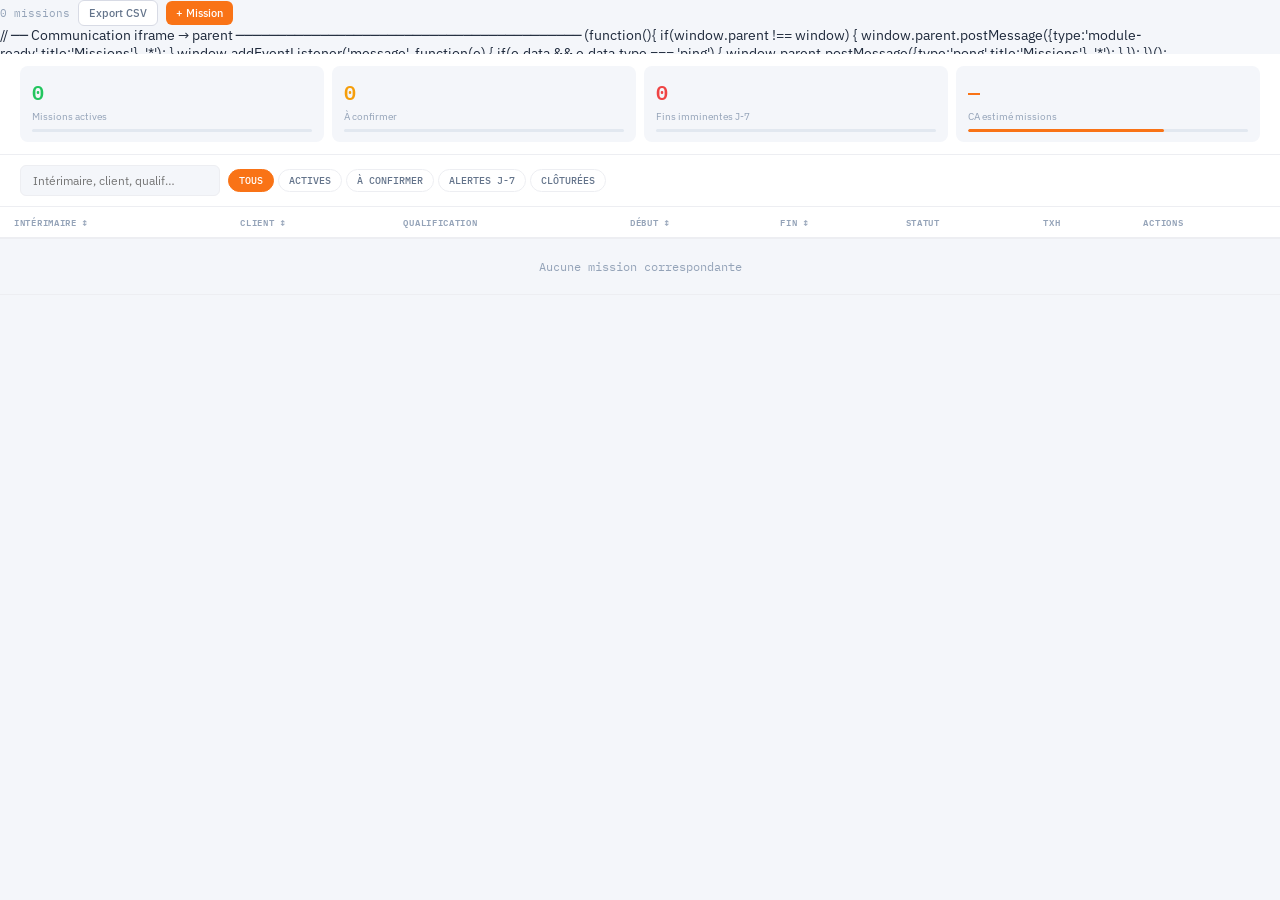
<file: missions_v2.html>
<!DOCTYPE html>
<html lang="fr">
<head>
<meta charset="UTF-8"/>
<meta name="viewport" content="width=device-width,initial-scale=1"/>
<title>JTIPilot — Missions</title>
<link rel="preconnect" href="https://fonts.googleapis.com"/>
<link rel="stylesheet" href="https://fonts.googleapis.com/css2?family=IBM+Plex+Sans:wght@400;500;600&family=IBM+Plex+Mono:wght@400;500&display=swap"/>
<style>
*{box-sizing:border-box;margin:0;padding:0;}
:root{
  --bg:#F4F6FA;--white:#fff;--border:#EDEEF2;--border2:#D8DBE5;
  --text:#1e293b;--text2:#334155;--muted:#94a3b8;--muted2:#64748b;
  --accent:#f97316;--green:#22c55e;--green2:#16a34a;--blue:#3b82f6;
  --amber:#f59e0b;--red:#ef4444;--purple:#a855f7;--cyan:#06b6d4;
  --sans:"IBM Plex Sans",system-ui,sans-serif;
  --mono:"IBM Plex Mono",monospace;
  --r:8px;--r-lg:12px;--top-h:54px;
  --shadow:0 1px 4px rgba(0,0,0,.07);
  --shadow-md:0 4px 16px rgba(0,0,0,.10);
}
html,body{height:100%;font-family:var(--sans);background:var(--bg);color:var(--text);font-size:14px;overflow:hidden;-webkit-font-smoothing:antialiased;}
button,input,select,textarea{font-family:var(--sans);font-size:14px;}
::-webkit-scrollbar{width:4px;height:4px;}
::-webkit-scrollbar-thumb{background:#CBD5E1;border-radius:2px;}

.topbar-gone{background:var(--white);border-bottom:1px solid var(--border);display:flex;align-items:center;padding:0 16px;gap:10px;z-index:100;}
.tb-back{display:flex;align-items:center;gap:6px;padding:6px 12px;border-radius:6px;border:1px solid var(--border);background:var(--white);color:var(--muted2);cursor:pointer;font-size:12px;font-weight:500;transition:all .12s;}
.tb-back:hover{border-color:var(--accent);color:var(--accent);}
.tb-title{font-size:16px;font-weight:600;}
.tb-right{display:flex;align-items:center;gap:8px;margin-left:auto;}
.btn{padding:7px 14px;border-radius:6px;cursor:pointer;border:none;font-size:12px;font-weight:500;white-space:nowrap;transition:opacity .12s;}
.btn:hover{opacity:.85;}
.btn-primary{background:var(--accent);color:#fff;}
.btn-ghost{background:var(--white);border:1px solid var(--border2);color:var(--muted2);}
.btn-ghost:hover{border-color:var(--accent);color:var(--accent);opacity:1;}
.btn-sm{padding:5px 10px;font-size:11px;}
.btn-red{background:#FEE2E2;color:#dc2626;border:1px solid #fca5a5;}

/* KPI strip */
.kpi-strip{display:grid;grid-template-columns:repeat(4,1fr);gap:8px;padding:12px 20px;background:var(--white);border-bottom:1px solid var(--border);}
.kpi-c{background:var(--bg);border-radius:var(--r);padding:10px 12px;}
.kpi-n{font-size:20px;font-weight:600;font-family:var(--mono);}
.kpi-l{font-size:10px;color:var(--muted);margin-top:2px;}
.kpi-bar{height:3px;background:#E2E8F0;border-radius:2px;margin-top:6px;overflow:hidden;}
.kpi-bar-fill{height:100%;border-radius:2px;transition:width .4s;}

/* Toolbar */
.toolbar{display:flex;align-items:center;gap:8px;padding:10px 20px;background:var(--white);border-bottom:1px solid var(--border);flex-wrap:wrap;}
.srch{padding:7px 12px;border:1px solid var(--border);border-radius:6px;font-size:12px;background:var(--bg);color:var(--text);outline:none;width:200px;}
.srch:focus{border-color:var(--accent);}
.chip{padding:4px 10px;font-size:10px;font-weight:500;border:1px solid var(--border);border-radius:20px;cursor:pointer;background:transparent;color:var(--muted2);font-family:var(--mono);transition:all .12s;}
.chip.on{background:var(--accent);color:#fff;border-color:var(--accent);}
.chip:hover:not(.on){border-color:var(--muted);}

/* Tableau missions */
.main{position:fixed;top:var(--top-h);left:0;right:0;bottom:0;overflow-y:auto;}
.mis-table{width:100%;border-collapse:collapse;}
.mis-table th{padding:7px 14px;text-align:left;font-size:9px;font-weight:600;color:var(--muted);letter-spacing:.7px;text-transform:uppercase;font-family:var(--mono);background:var(--white);border-bottom:2px solid var(--border);position:sticky;top:0;}
.mis-table td{padding:10px 14px;border-bottom:1px solid var(--border);vertical-align:middle;font-size:12px;}
.mis-row{cursor:pointer;transition:background .1s;}
.mis-row:hover{background:#FAFBFF;}
.mis-row.sel{background:#FFF4EE;}
.mc-nom{font-size:13px;font-weight:500;color:var(--text);}
.mc-sub{font-size:10px;color:var(--muted);}
.sb{display:inline-block;padding:4px 10px;border-radius:6px;font-size:10px;font-weight:600;color:#fff;white-space:nowrap;font-family:var(--mono);}
.sb-green{background:var(--green);}
.sb-amber{background:var(--amber);}
.sb-red{background:var(--red);}
.sb-blue{background:var(--blue);}
.sb-gray{background:var(--muted);}
.j-badge{font-size:9px;font-weight:700;padding:2px 6px;border-radius:3px;font-family:var(--mono);}
.jb-ok{background:#DCFCE7;color:#15803d;}
.jb-alert{background:#FEF3C7;color:#92400e;}
.jb-danger{background:#FEE2E2;color:#dc2626;}

/* Drawer */
#mis-drawer{
  position:fixed;top:var(--top-h);right:0;bottom:0;
  width:520px;max-width:95vw;
  background:var(--white);border-left:1px solid var(--border);
  box-shadow:-4px 0 30px rgba(0,0,0,.1);
  z-index:201;overflow-y:auto;
  transform:translateX(110%);transition:transform .3s cubic-bezier(.22,1,.36,1);
}
#mis-drawer.open{transform:translateX(0);}
#mis-bd{position:fixed;inset:0;top:var(--top-h);background:rgba(15,23,42,.2);z-index:200;opacity:0;pointer-events:none;transition:opacity .3s;}
#mis-bd.open{opacity:1;pointer-events:all;}
.dr-hd{padding:14px 18px;border-bottom:1px solid var(--border);}
.dr-close{float:right;background:none;border:none;font-size:22px;cursor:pointer;color:var(--muted);}
.dr-close:hover{color:var(--text);}
.dr-nom{font-size:17px;font-weight:600;}
.dr-sub{font-size:12px;color:var(--muted2);margin-top:2px;}
.dr-acts{display:flex;gap:6px;margin-top:10px;flex-wrap:wrap;}
.dr-body{padding:16px 18px;}
.dr-section{margin-bottom:16px;}
.dr-st{font-size:10px;font-weight:600;color:var(--muted);letter-spacing:.7px;text-transform:uppercase;font-family:var(--mono);margin-bottom:8px;padding-bottom:4px;border-bottom:1px solid var(--border);}
.dr-grid{display:grid;grid-template-columns:1fr 1fr;gap:8px;}
.dr-f{display:flex;flex-direction:column;gap:2px;}
.dr-f.full{grid-column:1/-1;}
.dr-f label{font-size:9px;color:var(--muted);font-family:var(--mono);text-transform:uppercase;}
.dr-f input,.dr-f select,.dr-f textarea{padding:6px 8px;border:1px solid var(--border);border-radius:var(--r);font-size:12px;color:var(--text);background:var(--bg);width:100%;}
.dr-f input:focus,.dr-f select:focus{border-color:var(--accent);outline:none;}
.dr-f textarea{resize:vertical;min-height:55px;}

/* Modal */
.modal-ov{display:none;position:fixed;inset:0;background:rgba(15,23,42,.5);z-index:600;align-items:center;justify-content:center;padding:20px;}
.modal-ov.open{display:flex;}
.modal-box{background:var(--white);border-radius:var(--r-lg);padding:22px;width:min(620px,96vw);max-height:92vh;overflow-y:auto;box-shadow:var(--shadow-md);}
.modal-box h3{font-size:15px;font-weight:600;margin-bottom:16px;}
.m-grid{display:grid;grid-template-columns:1fr 1fr;gap:10px;}
.mf{display:flex;flex-direction:column;gap:3px;}
.mf.full{grid-column:1/-1;}
.mf label{font-size:10px;color:var(--muted);font-family:var(--mono);}
.mf input,.mf select,.mf textarea{padding:7px 10px;border:1px solid var(--border);border-radius:var(--r);font-size:12px;color:var(--text);background:var(--bg);width:100%;}
.mf input:focus,.mf select:focus{border-color:var(--accent);outline:none;}
.mf textarea{resize:vertical;min-height:55px;}
.modal-foot{display:flex;justify-content:flex-end;gap:8px;margin-top:16px;padding-top:12px;border-top:1px solid var(--border);}

@media(max-width:768px){
  .kpi-strip{grid-template-columns:1fr 1fr;}
  #mis-drawer{width:100vw;max-width:100vw;}
  .mis-table th:nth-child(4),.mis-table th:nth-child(5),.mis-table td:nth-child(4),.mis-table td:nth-child(5){display:none;}
}
</style>

<style>
:root{
  --bg:#F4F6FA;
  --white:#ffffff;
  --border:#EDEEF2;
  --border2:#D8DBE5;
  --text:#1e293b;
  --text2:#334155;
  --muted:#94a3b8;
  --muted2:#64748b;
  --accent:#f97316;
  --green:#22c55e;
  --green2:#16a34a;
  --blue:#3b82f6;
  --amber:#f59e0b;
  --red:#ef4444;
  --purple:#a855f7;
  --cyan:#06b6d4;
  --sans:"IBM Plex Sans",system-ui,sans-serif;
  --mono:"IBM Plex Mono",monospace;
  --nav-w:0px;
  --top-h:54px;
  --r:8px;
  --r-lg:12px;
  --shadow:0 1px 4px rgba(0,0,0,.07);
  --shadow-md:0 4px 16px rgba(0,0,0,.10);
}
.nav{
  position:fixed;top:0;left:0;bottom:0;
  width:var(--nav-w);
  background:var(--white);
  border-right:1px solid var(--border);
  display:flex;flex-direction:column;
  z-index:200;
  overflow-y:auto;
  overflow-x:hidden;
  transition:transform .25s cubic-bezier(.22,1,.36,1);
}
.nav-logo{
  height:var(--top-h);
  padding:0 18px;
  display:flex;align-items:center;
  border-bottom:1px solid var(--border);
  flex-shrink:0;
}
.nav-logo-text{
  font-size:17px;font-weight:600;
  color:var(--text);letter-spacing:-.3px;
}
.nav-logo-text em{color:var(--accent);font-style:normal;}
.nav-logo-sub{
  font-size:9px;color:var(--muted);
  font-family:var(--mono);letter-spacing:.4px;
  margin-left:8px;margin-top:1px;
}
.nav-section{
  font-size:9px;font-weight:600;
  color:var(--muted);letter-spacing:1.4px;
  text-transform:uppercase;
  padding:14px 18px 4px;
  flex-shrink:0;
}
.nav-item{
  display:flex;align-items:center;gap:10px;
  padding:9px 18px;
  cursor:pointer;
  border-right:3px solid transparent;
  transition:background .1s, color .1s;
  color:var(--muted2);
  font-size:12.5px;font-weight:400;
  user-select:none;
  flex-shrink:0;
  white-space:nowrap;
}
.nav-item:hover{background:#F8F9FB;color:var(--text);}
.nav-item.active{
  background:#FFF4EE;
  color:var(--accent);
  border-right-color:var(--accent);
  font-weight:500;
}
.nav-item.active .nav-dot{opacity:1;}
.nav-dot{
  width:8px;height:8px;
  border-radius:50%;
  flex-shrink:0;
  opacity:.6;
  transition:opacity .1s;
}
.nav-badge{
  margin-left:auto;
  font-size:9px;font-weight:600;
  font-family:var(--mono);
  padding:1px 6px;
  border-radius:10px;
  white-space:nowrap;
}
.nav-divider{
  height:1px;background:var(--border);
  margin:4px 18px;flex-shrink:0;
}
.nav-bottom{
  margin-top:auto;
  padding:12px 18px;
  border-top:1px solid var(--border);
  font-family:var(--mono);
  font-size:9px;color:var(--muted);
  flex-shrink:0;
}
.burger{
  display:none;
  width:36px;height:36px;
  background:var(--white);
  border:1px solid var(--border);
  border-radius:6px;
  align-items:center;justify-content:center;
  cursor:pointer;
  position:fixed;top:9px;left:12px;
  z-index:300;
  font-size:17px;color:var(--muted2);
}
.nav{
    transform:translateX(-224px);
    width:224px;
  }
.nav.open{transform:translateX(0);}
.burger{display:flex;}
.nav-backdrop{
  display:none;
  position:fixed;inset:0;
  background:rgba(0,0,0,.35);
  z-index:199;
}
.nav-backdrop.open{display:block;}

.nav-backdrop.open{display:block;}



</style>
</head>
<body>




  <div class="tb-right">
    <span id="tb-cnt" style="font-size:11px;color:var(--muted);font-family:var(--mono)"></span>
    <button class="btn btn-ghost btn-sm" onclick="misExport()">Export CSV</button>
    <button class="btn btn-primary btn-sm" onclick="misOpenModal()">+ Mission</button>
  </div>
</div>

<div class="main" id="main">
  <div class="kpi-strip" id="kpi-strip"></div>
  <div class="toolbar">
    <input class="srch" id="mis-search" type="text" placeholder="Intérimaire, client, qualif…" oninput="misRender()"/>
    <div style="display:flex;gap:4px;">
      <button class="chip on" data-v="" onclick="misSetChip(this)">TOUS</button>
      <button class="chip" data-v="active" onclick="misSetChip(this)">ACTIVES</button>
      <button class="chip" data-v="pending" onclick="misSetChip(this)">À CONFIRMER</button>
      <button class="chip" data-v="alert" onclick="misSetChip(this)">ALERTES J-7</button>
      <button class="chip" data-v="closed" onclick="misSetChip(this)">CLÔTURÉES</button>
    </div>
  </div>
  <table class="mis-table" id="mis-table">
    <thead>
      <tr>
        <th onclick="misSort('interimaire')" style="cursor:pointer">Intérimaire ↕</th>
        <th onclick="misSort('client')" style="cursor:pointer">Client ↕</th>
        <th>Qualification</th>
        <th onclick="misSort('debut')" style="cursor:pointer">Début ↕</th>
        <th onclick="misSort('fin')" style="cursor:pointer">Fin ↕</th>
        <th>Statut</th>
        <th>TXH</th>
        <th>Actions</th>
      </tr>
    </thead>
    <tbody id="mis-tbody"></tbody>
  </table>
</div>

<div id="mis-bd" onclick="misCloseDrawer()"></div>
<div id="mis-drawer"></div>

<!-- Modal mission -->
<div class="modal-ov" id="modal-mis">
  <div class="modal-box">
    <h3 id="modal-mis-title">Nouvelle mission</h3>
    <div class="m-grid">
      <div class="mf"><label>Intérimaire *</label>
        <input type="text" id="mf-int" list="dl-cands"/>
        <datalist id="dl-cands"></datalist></div>
      <div class="mf"><label>Client *</label>
        <input type="text" id="mf-client" list="dl-clients"/>
        <datalist id="dl-clients"></datalist></div>
      <div class="mf"><label>Qualification</label><input type="text" id="mf-qualif"/></div>
      <div class="mf"><label>Statut</label>
        <select id="mf-statut">
          <option value="pending">À confirmer</option>
          <option value="active">Active</option>
          <option value="closed">Clôturée</option>
        </select></div>
      <div class="mf"><label>Date début *</label><input type="date" id="mf-debut"/></div>
      <div class="mf"><label>Date fin prévue *</label><input type="date" id="mf-fin"/></div>
      <div class="mf"><label>Taux client €/h</label><input type="number" id="mf-txh" step="0.5"/></div>
      <div class="mf"><label>Coefficient</label><input type="number" id="mf-coeff" step="0.01" placeholder="ex: 2.15"/></div>
      <div class="mf full"><label>Adresse chantier</label><input type="text" id="mf-chantier"/></div>
      <div class="mf"><label>Contact chantier</label><input type="text" id="mf-contact"/></div>
      <div class="mf"><label>Tél contact</label><input type="tel" id="mf-contact-tel"/></div>
      <div class="mf"><label>Horaires</label><input type="text" id="mf-horaires" placeholder="ex: 7h30-16h30"/></div>
      <div class="mf"><label>Motif de recours</label>
        <select id="mf-motif">
          <option>Accroissement temporaire</option><option>Remplacement</option>
          <option>Saisonnier</option><option>Commande exceptionnelle</option>
        </select></div>
      <div class="mf"><label>Confirmation présence</label>
        <select id="mf-presence">
          <option value="">Non renseigné</option><option value="oui">Confirmé</option>
          <option value="absent">Absent</option><option value="retard">Retard</option>
        </select></div>
      <div class="mf full"><label>Notes</label><textarea id="mf-notes" rows="2"></textarea></div>
    </div>
    <div class="modal-foot">
      <button class="btn btn-ghost btn-sm" onclick="misCloseModal()">Annuler</button>
      <button class="btn btn-primary btn-sm" onclick="misSave()">Enregistrer</button>
    </div>
  </div>
</div>

<script>
// ═══════════════════════════════════════════════════════
// DONNÉES
// ═══════════════════════════════════════════════════════
var missions = [];
var candsDB  = [];
var crmDB    = [];
var editId   = null;
var currentMisId = null;
var misFilter = '';
var misSortField = 'fin';
var misSortAsc = true;

function loadData(){
  try{ missions = JSON.parse(localStorage.getItem('jtp_missions')||'[]'); }catch(e){ missions=[]; }
  try{ candsDB  = JSON.parse(localStorage.getItem('cands_btp_v2')||'[]'); }catch(e){ candsDB=[]; }
  try{ crmDB    = JSON.parse(localStorage.getItem('crm_btp_db')||'[]'); }catch(e){ crmDB=[]; }
}
function misSaveData(){
  localStorage.setItem('jtp_missions', JSON.stringify(missions));
}
function today(){ return new Date().toISOString().slice(0,10); }
function fmt(d){ if(!d) return '—'; var p=d.split('-'); return p[2]+'/'+p[1]+'/'+p[0].slice(2); }
function esc(s){ return String(s||'').replace(/&/g,'&amp;').replace(/</g,'&lt;').replace(/>/g,'&gt;').replace(/"/g,'&quot;'); }
function uid(){ return 'm_'+Date.now().toString(36)+Math.random().toString(36).slice(2,4); }
function daysLeft(d){ if(!d) return null; return Math.round((new Date(d)-new Date(today()))/86400000); }
function nrm(s){ return (s||'').toLowerCase().normalize('NFD').replace(/[\u0300-\u036f]/g,''); }

function misStatut(m){
  if(m.statut==='closed') return 'closed';
  var dl = daysLeft(m.fin);
  if(dl===null) return 'active';
  if(dl<0) return 'closed';
  if(!m.presence||m.presence==='') return 'pending';
  if(dl<=7) return 'alert';
  return 'active';
}

// ── KPI STRIP ────────────────────────────────────────────────────────────────
function misRenderKPI(){
  var actives=0, pending=0, alerts=0, ca=0;
  missions.forEach(function(m){
    var s=misStatut(m);
    if(s==='active'||s==='alert'){ actives++; if(s==='alert') alerts++; }
    else if(s==='pending') pending++;
    if(m.txh&&m.debut&&m.fin){
      var days=Math.round((new Date(m.fin)-new Date(m.debut))/86400000);
      ca+=parseFloat(m.txh)*Math.max(0,days)*7;
    }
  });

  var caK = ca>0?Math.round(ca/100)/10+'k€':'—';
  var kpis=[
    {n:actives,l:'Missions actives',c:'var(--green)',pct:Math.min(100,actives*10)},
    {n:pending,l:'À confirmer',c:'var(--amber)',pct:Math.min(100,pending*20)},
    {n:alerts,l:'Fins imminentes J-7',c:'var(--red)',pct:Math.min(100,alerts*25)},
    {n:caK,l:'CA estimé missions',c:'var(--accent)',pct:70},
  ];
  var el=document.getElementById('kpi-strip'); if(!el) return;
  el.innerHTML=kpis.map(function(k){
    return '<div class="kpi-c"><div class="kpi-n" style="color:'+k.c+'">'+k.n+'</div>'
      +'<div class="kpi-l">'+k.l+'</div>'
      +'<div class="kpi-bar"><div class="kpi-bar-fill" style="width:'+k.pct+'%;background:'+k.c+'"></div></div>'
      +'</div>';
  }).join('');

  var cnt=document.getElementById('tb-cnt');
  if(cnt) cnt.textContent=missions.length+' missions';
}

// ── TABLEAU ───────────────────────────────────────────────────────────────────
function misSetChip(btn){
  document.querySelectorAll('.chip').forEach(function(b){ b.classList.remove('on'); });
  btn.classList.add('on');
  misFilter = btn.dataset.v||'';
  misRender();
}

function misSort(f){
  if(misSortField===f) misSortAsc=!misSortAsc;
  else{ misSortField=f; misSortAsc=true; }
  misRender();
}

function misRender(){
  var q=((document.getElementById('mis-search')||{}).value||'').toLowerCase().trim();
  var pool=missions.filter(function(m){
    var s=misStatut(m);
    if(misFilter && s!==misFilter) return false;
    if(q){
      var hay=[m.interimaire,m.client,m.qualif,m.chantier].filter(Boolean).join(' ').toLowerCase();
      return q.split(' ').filter(Boolean).every(function(w){ return hay.indexOf(w)>=0; });
    }
    return true;
  });

  pool.sort(function(a,b){
    var va=a[misSortField]||'', vb=b[misSortField]||'';
    return misSortAsc?va.localeCompare(vb):vb.localeCompare(va);
  });

  var tbody=document.getElementById('mis-tbody'); if(!tbody) return;
  if(!pool.length){
    tbody.innerHTML='<tr><td colspan="8" style="text-align:center;padding:20px;color:var(--muted);font-family:var(--mono);font-size:12px">Aucune mission correspondante</td></tr>';
    return;
  }

  tbody.innerHTML=pool.map(function(m){
    var s=misStatut(m);
    var sbCls,sbLbl;
    if(s==='active'){sbCls='sb-green';sbLbl='Active';}
    else if(s==='pending'){sbCls='sb-amber';sbLbl='À confirmer';}
    else if(s==='alert'){sbCls='sb-red';sbLbl='Fin J-'+(daysLeft(m.fin)||0);}
    else{sbCls='sb-gray';sbLbl='Clôturée';}

    var presIcon='';
    if(m.presence==='oui') presIcon=' <span class="j-badge jb-ok">✓</span>';
    else if(m.presence==='absent') presIcon=' <span class="j-badge jb-danger">ABS</span>';
    else if(m.presence==='retard') presIcon=' <span class="j-badge jb-alert">RET</span>';

    var coeff=m.coeff?'<span style="font-size:9px;font-family:var(--mono);color:var(--muted)"> ×'+m.coeff+'</span>':'';
    return '<tr class="mis-row'+(currentMisId===m.id?' sel':'')+'" onclick="misOpenDrawer(\''+m.id+'\')"><td>'
      +'<div class="mc-nom">'+esc(m.interimaire||'—')+presIcon+'</div>'
      +'</td><td>'
      +'<div class="mc-nom">'+esc(m.client||'—')+'</div>'
      +(m.chantier?'<div class="mc-sub">'+esc(m.chantier.slice(0,30))+'</div>':'')
      +'</td><td style="font-size:12px;color:var(--muted2)">'+esc(m.qualif||'—')+'</td>'
      +'<td style="font-family:var(--mono);font-size:11px">'+fmt(m.debut)+'</td>'
      +'<td style="font-family:var(--mono);font-size:11px;'+(s==='alert'?'color:var(--red);font-weight:600':'')+'">'+fmt(m.fin)+'</td>'
      +'<td><span class="sb '+sbCls+'">'+sbLbl+'</span></td>'
      +'<td style="font-family:var(--mono);font-size:12px">'+(m.txh?m.txh+'€'+coeff:'—')+'</td>'
      +'<td style="display:flex;gap:4px;">'
      +'<button class="btn btn-ghost btn-sm" onclick="event.stopPropagation();misOpenModal(\''+m.id+'\')">✏</button>'
      +'<button class="btn btn-red btn-sm" onclick="event.stopPropagation();misDel(\''+m.id+'\')">×</button>'
      +'</td></tr>';
  }).join('');
}

// ── DRAWER ────────────────────────────────────────────────────────────────────
function misOpenDrawer(id){
  currentMisId=id; misRender();
  var dr=document.getElementById('mis-drawer'); if(!dr) return;
  var m=missions.find(function(x){ return x.id===id; }); if(!m) return;
  var s=misStatut(m);
  var sbCls,sbLbl;
  if(s==='active'){sbCls='sb-green';sbLbl='Active';}
  else if(s==='pending'){sbCls='sb-amber';sbLbl='À confirmer';}
  else if(s==='alert'){sbCls='sb-red';sbLbl='Fin J-'+(daysLeft(m.fin)||0);}
  else{sbCls='sb-gray';sbLbl='Clôturée';}

  var fi=function(lbl,val){ return '<div class="dr-f"><label>'+lbl+'</label><div style="font-size:12px;padding:4px 0">'+esc(val||'—')+'</div></div>'; };

  dr.innerHTML='<div class="dr-hd">'
    +'<button class="dr-close" onclick="misCloseDrawer()">×</button>'
    +'<div class="dr-nom">'+esc(m.interimaire||'—')+'</div>'
    +'<div class="dr-sub">'+esc(m.client||'—')+(m.qualif?' · '+esc(m.qualif):'')+'</div>'
    +'<div style="margin-top:8px"><span class="sb '+sbCls+'">'+sbLbl+'</span></div>'
    +'<div class="dr-acts">'
    +'<button class="btn btn-ghost btn-sm" onclick="misOpenModal(\''+m.id+'\')">✏ Modifier</button>'
    +(s!=='closed'?'<button class="btn btn-primary btn-sm" onclick="misCloture(\''+m.id+'\')">Clôturer</button>':'')
    +'<button class="btn btn-red btn-sm" onclick="misDel(\''+m.id+'\')">Supprimer</button>'
    +'</div></div>'
    +'<div class="dr-body">'
    +'<div class="dr-section"><div class="dr-st">Dates et horaires</div>'
    +'<div class="dr-grid">'
    +fi('Début',fmt(m.debut))+fi('Fin prévue',fmt(m.fin))
    +fi('Horaires',m.horaires)+fi('Motif',m.motif)
    +'</div></div>'
    +'<div class="dr-section"><div class="dr-st">Financier</div>'
    +'<div class="dr-grid">'
    +fi('Taux client',m.txh?m.txh+'€/h':'—')
    +fi('Coefficient',m.coeff?'×'+m.coeff:'—')
    +fi('CA estimé',m.txh&&m.debut&&m.fin?Math.round(parseFloat(m.txh)*Math.max(0,Math.round((new Date(m.fin)-new Date(m.debut))/86400000))*7)+'€':'—')
    +'</div></div>'
    +'<div class="dr-section"><div class="dr-st">Chantier</div>'
    +'<div class="dr-grid">'
    +fi('Adresse',m.chantier)+fi('Contact',m.contact)
    +fi('Tél contact',m.contact_tel)
    +'</div></div>'
    +'<div class="dr-section"><div class="dr-st">Présence et suivi</div>'
    +'<div class="dr-grid">'
    +'<div class="dr-f"><label>Confirmation présence</label>'
    +'<select style="padding:5px;border:1px solid var(--border);border-radius:4px;font-size:12px;background:var(--bg);" onchange="misSetField(\''+m.id+'\',\'presence\',this.value)">'
    +['','oui','absent','retard'].map(function(v){ return '<option value="'+v+'"'+(m.presence===v?' selected':'')+'>'+({'':"Non renseigné",oui:"Confirmé",absent:"Absent",retard:"Retard"}[v]||v)+'</option>'; }).join('')
    +'</select></div>'
    +'</div></div>'
    +(m.notes?'<div class="dr-section"><div class="dr-st">Notes</div><p style="font-size:12px;color:var(--text2)">'+esc(m.notes)+'</p></div>':'')
    +'</div>';

  dr.classList.add('open');
  document.getElementById('mis-bd').classList.add('open');
}

function misCloseDrawer(){
  currentMisId=null;
  document.getElementById('mis-drawer').classList.remove('open');
  document.getElementById('mis-bd').classList.remove('open');
  misRender();
}

// ── CRUD ─────────────────────────────────────────────────────────────────────
function misSetField(id,field,val){
  var m=missions.find(function(x){ return x.id===id; }); if(!m) return;
  m[field]=val; misSaveData(); misRenderKPI(); misRender();
  if(currentMisId===id) misOpenDrawer(id);
}

function misCloture(id){
  if(!confirm('Clôturer cette mission et libérer le candidat ?')) return;
  var m=missions.find(function(x){ return x.id===id; }); if(!m) return;
  m.statut='closed'; m.fin=m.fin||today(); misSaveData();
  // Sync candidat
  misSync(m);
  misCloseDrawer(); misRenderKPI(); misRender();
}

function misSync(m){
  try{
    var cands=JSON.parse(localStorage.getItem('cands_btp_v2')||'[]');
    var inter=nrm(m.interimaire||'');
    cands.forEach(function(c){
      if(nrm((c.prenom||'')+' '+(c.nom||'')).indexOf(inter)>=0 || nrm((c.nom||'')+' '+(c.prenom||'')).indexOf(inter)>=0){
        if(m.statut==='closed'){
          if(!c.historique) c.historique=[];
          c.historique.push({client:m.client,date_debut:m.debut,date_fin:m.fin,tc:m.txh,archivedAt:today()});
          c.dispo='dispo'; c.mission={};
        }
      }
    });
    localStorage.setItem('cands_btp_v2',JSON.stringify(cands));
  }catch(e){}
}

function misDel(id){
  if(!confirm('Supprimer cette mission ?')) return;
  missions=missions.filter(function(m){ return m.id!==id; });
  misSaveData(); misCloseDrawer(); misRenderKPI(); misRender();
}

function misOpenModal(id){
  editId=id||null;
  document.getElementById('modal-mis-title').textContent=id?'Modifier la mission':'Nouvelle mission';
  var m=id?missions.find(function(x){ return x.id===id; }):null;
  // Peupler datalists
  var dlC=document.getElementById('dl-cands');
  var dlCl=document.getElementById('dl-clients');
  if(dlC) dlC.innerHTML=candsDB.map(function(c){ return '<option value="'+(c.prenom||'')+' '+(c.nom||'')+'">'; }).join('');
  if(dlCl) dlCl.innerHTML=crmDB.map(function(p){ return '<option value="'+esc(p.nom||'')+'">'; }).join('');
  var fmap={
    'mf-int':'interimaire','mf-client':'client','mf-qualif':'qualif',
    'mf-statut':'statut','mf-debut':'debut','mf-fin':'fin',
    'mf-txh':'txh','mf-coeff':'coeff','mf-chantier':'chantier',
    'mf-contact':'contact','mf-contact-tel':'contact_tel',
    'mf-horaires':'horaires','mf-motif':'motif','mf-notes':'notes',
    'mf-presence':'presence'
  };
  Object.keys(fmap).forEach(function(fid){
    var el=document.getElementById(fid); if(!el) return;
    el.value=m?(m[fmap[fid]]||''):'';
  });
  if(!m){
    var ds=document.getElementById('mf-debut'); if(ds) ds.value=today();
  }
  document.getElementById('modal-mis').classList.add('open');
}

function misCloseModal(){
  document.getElementById('modal-mis').classList.remove('open');
}

function misSave(){
  var inter=(document.getElementById('mf-int')||{value:''}).value.trim();
  var client=(document.getElementById('mf-client')||{value:''}).value.trim();
  var debut=(document.getElementById('mf-debut')||{value:''}).value;
  var fin=(document.getElementById('mf-fin')||{value:''}).value;
  if(!inter||!client||!debut||!fin){ alert('Intérimaire, client, début et fin obligatoires'); return; }
  var g=function(id){ return (document.getElementById(id)||{value:''}).value; };
  var data={
    id:editId||uid(), interimaire:inter, client:client,
    qualif:g('mf-qualif'), statut:g('mf-statut')||'pending',
    debut:debut, fin:fin,
    txh:parseFloat(g('mf-txh'))||null, coeff:parseFloat(g('mf-coeff'))||null,
    chantier:g('mf-chantier'), contact:g('mf-contact'),
    contact_tel:g('mf-contact-tel'), horaires:g('mf-horaires'),
    motif:g('mf-motif'), notes:g('mf-notes'), presence:g('mf-presence'),
    createdAt:today()
  };
  if(editId){
    var idx=missions.findIndex(function(m){ return m.id===editId; });
    if(idx>=0) missions[idx]=Object.assign(missions[idx],data);
  } else {
    missions.push(data);
    // Sync candidat → en mission
    misSync(Object.assign({statut:'active'},data));
  }
  misSaveData(); misCloseModal(); misRenderKPI(); misRender();
}

function misExport(){
  var rows=[['Intérimaire','Client','Qualif','Statut','Début','Fin','TXH','Coefficient','Chantier','Notes']];
  missions.forEach(function(m){
    rows.push([m.interimaire||'',m.client||'',m.qualif||'',misStatut(m),m.debut||'',m.fin||'',m.txh||'',m.coeff||'',m.chantier||'',m.notes||'']);
  });
  var csv=rows.map(function(r){ return r.map(function(c){ return '"'+String(c).replace(/"/g,'""')+'"'; }).join(';'); }).join('\n');
  var blob=new Blob(['\ufeff'+csv],{type:'text/csv;charset=utf-8'});
  var a=document.createElement('a'); a.href=URL.createObjectURL(blob);
  a.download='missions_'+today()+'.csv'; a.click();
}

// ─────────────────────────────────────────────────────────────────────────────
document.addEventListener('keydown',function(e){
  if(e.key==='Escape'){
    if(document.querySelector('.modal-ov.open')){ misCloseModal(); return; }
    if(currentMisId) misCloseDrawer();
  }
});
loadData(); misRenderKPI(); misRender();
</script>

// ── Communication iframe → parent ─────────────────────────────────────────
(function(){
  if(window.parent !== window) {
    window.parent.postMessage({type:'module-ready',title:'Missions'}, '*');
  }
  window.addEventListener('message', function(e) {
    if(e.data && e.data.type === 'ping') {
      window.parent.postMessage({type:'pong',title:'Missions'}, '*');
    }
  });
})();

</body>
</html>
</file>
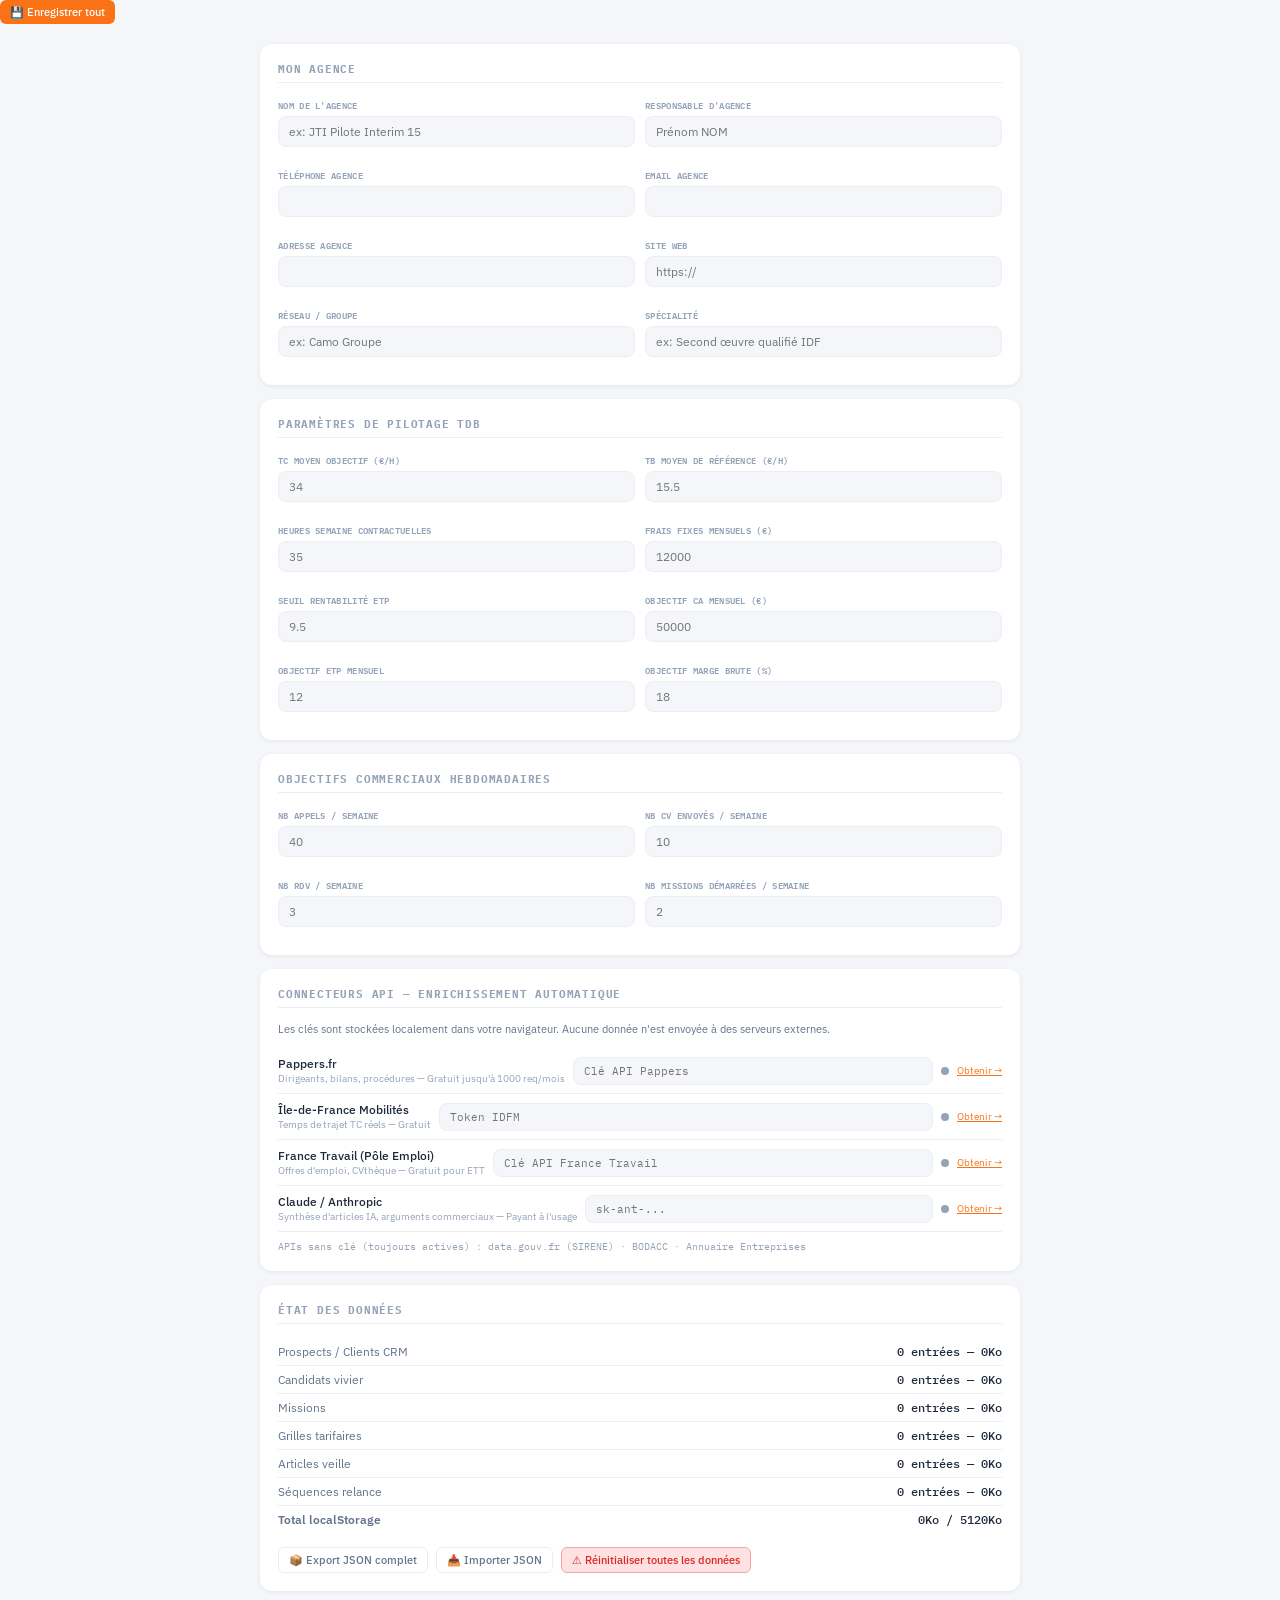
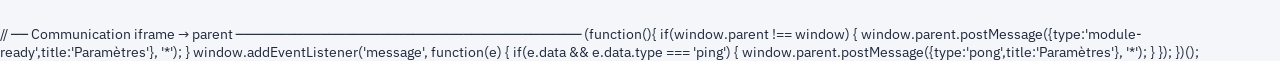
<file: parametres_v2.html>
<!DOCTYPE html>
<html lang="fr">
<head>
<meta charset="UTF-8"/>
<meta name="viewport" content="width=device-width,initial-scale=1"/>
<title>JTIPilot — Paramètres</title>
<link rel="preconnect" href="https://fonts.googleapis.com"/>
<link rel="stylesheet" href="https://fonts.googleapis.com/css2?family=IBM+Plex+Sans:wght@400;500;600&family=IBM+Plex+Mono:wght@400;500&display=swap"/>
<style>
*{box-sizing:border-box;margin:0;padding:0;}
:root{--bg:#F4F6FA;--white:#fff;--border:#EDEEF2;--text:#1e293b;--text2:#334155;--muted:#94a3b8;--muted2:#64748b;--accent:#f97316;--green:#22c55e;--green2:#16a34a;--blue:#3b82f6;--amber:#f59e0b;--red:#ef4444;--sans:"IBM Plex Sans",system-ui,sans-serif;--mono:"IBM Plex Mono",monospace;--r:8px;--r-lg:12px;--top-h:54px;--shadow:0 1px 4px rgba(0,0,0,.07);}
html,body{height:100%;font-family:var(--sans);background:var(--bg);color:var(--text);font-size:14px;-webkit-font-smoothing:antialiased;}
button,input,select,textarea{font-family:var(--sans);font-size:14px;}
::-webkit-scrollbar{width:4px;}::-webkit-scrollbar-thumb{background:#CBD5E1;border-radius:2px;}
.topbar-gone{background:var(--white);border-bottom:1px solid var(--border);display:flex;align-items:center;padding:0 20px;gap:10px;z-index:100;}
.tb-back{padding:6px 12px;border-radius:6px;border:1px solid var(--border);background:var(--white);color:var(--muted2);cursor:pointer;font-size:12px;font-weight:500;}
.tb-back:hover{border-color:var(--accent);color:var(--accent);}
.tb-title{font-size:16px;font-weight:600;}
.btn{padding:7px 14px;border-radius:6px;cursor:pointer;border:none;font-size:12px;font-weight:500;}
.btn:hover{opacity:.85;}
.btn-primary{background:var(--accent);color:#fff;}
.btn-ghost{background:var(--white);border:1px solid var(--border);color:var(--muted2);}
.btn-sm{padding:5px 10px;font-size:11px;}
.btn-red{background:#FEE2E2;color:#dc2626;border:1px solid #fca5a5;}
.main{padding-top:0;}
.page{max-width:800px;margin:0 auto;padding:20px;}
.card{background:var(--white);border-radius:var(--r-lg);padding:18px;box-shadow:var(--shadow);margin-bottom:14px;}
.card-t{font-size:11px;font-weight:700;color:var(--muted);letter-spacing:.8px;text-transform:uppercase;font-family:var(--mono);margin-bottom:14px;padding-bottom:6px;border-bottom:1px solid var(--border);}
.grid2{display:grid;grid-template-columns:1fr 1fr;gap:10px;}
.f-row{display:flex;flex-direction:column;gap:3px;margin-bottom:10px;}
.f-row label{font-size:9px;color:var(--muted);font-family:var(--mono);font-weight:600;letter-spacing:.3px;text-transform:uppercase;}
.f-row input,.f-row select,.f-row textarea{padding:7px 10px;border:1px solid var(--border);border-radius:var(--r);font-size:12px;color:var(--text);background:var(--bg);width:100%;}
.f-row input:focus,.f-row select:focus,.f-row textarea:focus{border-color:var(--accent);outline:none;background:var(--white);}
.f-row textarea{resize:vertical;min-height:55px;font-family:var(--mono);}
.api-row{display:flex;align-items:center;gap:8px;padding:8px 0;border-bottom:1px solid var(--border);}
.api-row:last-child{border:none;}
.api-lbl{font-size:12px;font-weight:500;flex:1;}
.api-sub{font-size:10px;color:var(--muted);margin-top:1px;}
.api-inp{flex:2;padding:6px 10px;border:1px solid var(--border);border-radius:var(--r);font-size:11px;font-family:var(--mono);background:var(--bg);color:var(--text);}
.api-inp:focus{border-color:var(--accent);outline:none;}
.api-status{width:8px;height:8px;border-radius:50%;flex-shrink:0;}
.as-ok{background:var(--green);}
.as-empty{background:var(--muted);}
.stat-row{display:flex;justify-content:space-between;padding:6px 0;border-bottom:1px solid var(--border);font-size:12px;}
.stat-row:last-child{border:none;}
.stat-k{color:var(--muted2);}
.stat-v{font-family:var(--mono);font-weight:500;}
.saved-ok{font-size:11px;color:var(--green2);font-family:var(--mono);display:none;}
@media(max-width:600px){.grid2{grid-template-columns:1fr;}.api-row{flex-wrap:wrap;}}
</style>

<style>
:root{
  --bg:#F4F6FA;
  --white:#ffffff;
  --border:#EDEEF2;
  --border2:#D8DBE5;
  --text:#1e293b;
  --text2:#334155;
  --muted:#94a3b8;
  --muted2:#64748b;
  --accent:#f97316;
  --green:#22c55e;
  --green2:#16a34a;
  --blue:#3b82f6;
  --amber:#f59e0b;
  --red:#ef4444;
  --purple:#a855f7;
  --cyan:#06b6d4;
  --sans:"IBM Plex Sans",system-ui,sans-serif;
  --mono:"IBM Plex Mono",monospace;
  --nav-w:0px;
  --top-h:54px;
  --r:8px;
  --r-lg:12px;
  --shadow:0 1px 4px rgba(0,0,0,.07);
  --shadow-md:0 4px 16px rgba(0,0,0,.10);
}
.nav{
  position:fixed;top:0;left:0;bottom:0;
  width:var(--nav-w);
  background:var(--white);
  border-right:1px solid var(--border);
  display:flex;flex-direction:column;
  z-index:200;
  overflow-y:auto;
  overflow-x:hidden;
  transition:transform .25s cubic-bezier(.22,1,.36,1);
}
.nav-logo{
  height:var(--top-h);
  padding:0 18px;
  display:flex;align-items:center;
  border-bottom:1px solid var(--border);
  flex-shrink:0;
}
.nav-logo-text{
  font-size:17px;font-weight:600;
  color:var(--text);letter-spacing:-.3px;
}
.nav-logo-text em{color:var(--accent);font-style:normal;}
.nav-logo-sub{
  font-size:9px;color:var(--muted);
  font-family:var(--mono);letter-spacing:.4px;
  margin-left:8px;margin-top:1px;
}
.nav-section{
  font-size:9px;font-weight:600;
  color:var(--muted);letter-spacing:1.4px;
  text-transform:uppercase;
  padding:14px 18px 4px;
  flex-shrink:0;
}
.nav-item{
  display:flex;align-items:center;gap:10px;
  padding:9px 18px;
  cursor:pointer;
  border-right:3px solid transparent;
  transition:background .1s, color .1s;
  color:var(--muted2);
  font-size:12.5px;font-weight:400;
  user-select:none;
  flex-shrink:0;
  white-space:nowrap;
}
.nav-item:hover{background:#F8F9FB;color:var(--text);}
.nav-item.active{
  background:#FFF4EE;
  color:var(--accent);
  border-right-color:var(--accent);
  font-weight:500;
}
.nav-item.active .nav-dot{opacity:1;}
.nav-dot{
  width:8px;height:8px;
  border-radius:50%;
  flex-shrink:0;
  opacity:.6;
  transition:opacity .1s;
}
.nav-badge{
  margin-left:auto;
  font-size:9px;font-weight:600;
  font-family:var(--mono);
  padding:1px 6px;
  border-radius:10px;
  white-space:nowrap;
}
.nav-divider{
  height:1px;background:var(--border);
  margin:4px 18px;flex-shrink:0;
}
.nav-bottom{
  margin-top:auto;
  padding:12px 18px;
  border-top:1px solid var(--border);
  font-family:var(--mono);
  font-size:9px;color:var(--muted);
  flex-shrink:0;
}
.burger{
  display:none;
  width:36px;height:36px;
  background:var(--white);
  border:1px solid var(--border);
  border-radius:6px;
  align-items:center;justify-content:center;
  cursor:pointer;
  position:fixed;top:9px;left:12px;
  z-index:300;
  font-size:17px;color:var(--muted2);
}
.nav{
    transform:translateX(-224px);
    width:224px;
  }
.nav.open{transform:translateX(0);}
.burger{display:flex;}
.nav-backdrop{
  display:none;
  position:fixed;inset:0;
  background:rgba(0,0,0,.35);
  z-index:199;
}
.nav-backdrop.open{display:block;}

.nav-backdrop.open{display:block;}



</style>
</head>
<body>




  <div style="margin-left:auto">
    <button class="btn btn-primary btn-sm" onclick="paramSaveAll()">💾 Enregistrer tout</button>
    <span class="saved-ok" id="saved-ok">✓ Enregistré</span>
  </div>
</div>

<div class="main"><div class="page">

<!-- AGENCE -->
<div class="card">
  <div class="card-t">Mon agence</div>
  <div class="grid2">
    <div class="f-row"><label>Nom de l'agence</label><input type="text" id="ag-nom" placeholder="ex: JTI Pilote Interim 15"/></div>
    <div class="f-row"><label>Responsable d'agence</label><input type="text" id="ag-emetteur" placeholder="Prénom NOM"/></div>
    <div class="f-row"><label>Téléphone agence</label><input type="tel" id="ag-tel"/></div>
    <div class="f-row"><label>Email agence</label><input type="email" id="ag-email"/></div>
    <div class="f-row"><label>Adresse agence</label><input type="text" id="ag-adresse"/></div>
    <div class="f-row"><label>Site web</label><input type="text" id="ag-site" placeholder="https://"/></div>
    <div class="f-row"><label>Réseau / Groupe</label><input type="text" id="ag-reseau" placeholder="ex: Camo Groupe"/></div>
    <div class="f-row"><label>Spécialité</label><input type="text" id="ag-specialite" placeholder="ex: Second œuvre qualifié IDF"/></div>
  </div>
</div>

<!-- PARAMÈTRES TDB -->
<div class="card">
  <div class="card-t">Paramètres de pilotage TDB</div>
  <div class="grid2">
    <div class="f-row"><label>TC moyen objectif (€/h)</label><input type="number" id="tdb-tc" step="0.5" placeholder="34"/></div>
    <div class="f-row"><label>TB moyen de référence (€/h)</label><input type="number" id="tdb-tb" step="0.5" placeholder="15.5"/></div>
    <div class="f-row"><label>Heures semaine contractuelles</label><input type="number" id="tdb-h" step="0.5" placeholder="35"/></div>
    <div class="f-row"><label>Frais fixes mensuels (€)</label><input type="number" id="tdb-ff" placeholder="12000"/></div>
    <div class="f-row"><label>Seuil rentabilité ETP</label><input type="number" id="tdb-seuil" step="0.5" placeholder="9.5"/></div>
    <div class="f-row"><label>Objectif CA mensuel (€)</label><input type="number" id="tdb-obj-ca" placeholder="50000"/></div>
    <div class="f-row"><label>Objectif ETP mensuel</label><input type="number" id="tdb-obj-etp" step="0.5" placeholder="12"/></div>
    <div class="f-row"><label>Objectif marge brute (%)</label><input type="number" id="tdb-obj-mb" step="0.5" placeholder="18"/></div>
  </div>
</div>

<!-- OBJECTIFS COMMERCIAUX -->
<div class="card">
  <div class="card-t">Objectifs commerciaux hebdomadaires</div>
  <div class="grid2">
    <div class="f-row"><label>Nb appels / semaine</label><input type="number" id="obj-appels" placeholder="40"/></div>
    <div class="f-row"><label>Nb CV envoyés / semaine</label><input type="number" id="obj-cv" placeholder="10"/></div>
    <div class="f-row"><label>Nb RDV / semaine</label><input type="number" id="obj-rdv" placeholder="3"/></div>
    <div class="f-row"><label>Nb missions démarrées / semaine</label><input type="number" id="obj-mis" placeholder="2"/></div>
  </div>
</div>

<!-- CLÉS API -->
<div class="card">
  <div class="card-t">Connecteurs API — Enrichissement automatique</div>
  <div style="font-size:11px;color:var(--muted2);margin-bottom:12px;">Les clés sont stockées localement dans votre navigateur. Aucune donnée n'est envoyée à des serveurs externes.</div>

  <div class="api-row">
    <div><div class="api-lbl">Pappers.fr</div><div class="api-sub">Dirigeants, bilans, procédures — Gratuit jusqu'à 1000 req/mois</div></div>
    <input class="api-inp" type="password" id="api-pappers" placeholder="Clé API Pappers"/>
    <div class="api-status" id="st-pappers"></div>
    <a href="https://www.pappers.fr/api" target="_blank" style="font-size:10px;color:var(--accent)">Obtenir →</a>
  </div>
  <div class="api-row">
    <div><div class="api-lbl">Île-de-France Mobilités</div><div class="api-sub">Temps de trajet TC réels — Gratuit</div></div>
    <input class="api-inp" type="password" id="api-idfm" placeholder="Token IDFM"/>
    <div class="api-status" id="st-idfm"></div>
    <a href="https://prim.iledefrance-mobilites.fr/fr/apis" target="_blank" style="font-size:10px;color:var(--accent)">Obtenir →</a>
  </div>
  <div class="api-row">
    <div><div class="api-lbl">France Travail (Pôle Emploi)</div><div class="api-sub">Offres d'emploi, CVthèque — Gratuit pour ETT</div></div>
    <input class="api-inp" type="password" id="api-ft" placeholder="Clé API France Travail"/>
    <div class="api-status" id="st-ft"></div>
    <a href="https://francetravail.io/data/api" target="_blank" style="font-size:10px;color:var(--accent)">Obtenir →</a>
  </div>
  <div class="api-row">
    <div><div class="api-lbl">Claude / Anthropic</div><div class="api-sub">Synthèse d'articles IA, arguments commerciaux — Payant à l'usage</div></div>
    <input class="api-inp" type="password" id="api-claude" placeholder="sk-ant-..."/>
    <div class="api-status" id="st-claude"></div>
    <a href="https://console.anthropic.com" target="_blank" style="font-size:10px;color:var(--accent)">Obtenir →</a>
  </div>
  <div style="font-size:10px;color:var(--muted);font-family:var(--mono);margin-top:8px;">
    APIs sans clé (toujours actives) : data.gouv.fr (SIRENE) · BODACC · Annuaire Entreprises
  </div>
</div>

<!-- STATISTIQUES DONNÉES -->
<div class="card">
  <div class="card-t">État des données</div>
  <div id="stats-list"></div>
  <div style="margin-top:14px;display:flex;gap:8px;flex-wrap:wrap;">
    <button class="btn btn-ghost btn-sm" onclick="exportAll()">📦 Export JSON complet</button>
    <button class="btn btn-ghost btn-sm" onclick="importJSON()">📥 Importer JSON</button>
    <button class="btn btn-red btn-sm" onclick="resetAll()">⚠ Réinitialiser toutes les données</button>
  </div>
  <input type="file" id="import-file" accept=".json" style="display:none" onchange="importFile(this)"/>
</div>

</div></div>

<script>
var PARAM_KEYS = {
  agence:['ag-nom','ag-emetteur','ag-tel','ag-email','ag-adresse','ag-site','ag-reseau','ag-specialite'],
  tdb:['tdb-tc','tdb-tb','tdb-h','tdb-ff','tdb-seuil','tdb-obj-ca','tdb-obj-etp','tdb-obj-mb'],
  obj:['obj-appels','obj-cv','obj-rdv','obj-mis'],
  api:['api-pappers','api-idfm','api-ft','api-claude']
};

var AG_MAP = {
  'ag-nom':'nom','ag-emetteur':'emetteur','ag-tel':'tel','ag-email':'email',
  'ag-adresse':'adresse','ag-site':'site','ag-reseau':'reseau','ag-specialite':'specialite'
};
var TDB_MAP = {
  'tdb-tc':'tc','tdb-tb':'tb','tdb-h':'h','tdb-ff':'ff',
  'tdb-seuil':'seuil-etp','tdb-obj-ca':'obj-ca','tdb-obj-etp':'obj-etp','tdb-obj-mb':'obj-mb'
};
var OBJ_MAP = {
  'obj-appels':'appels','obj-cv':'cv','obj-rdv':'rdv','obj-mis':'missions'
};
var API_MAP = {
  'api-pappers':'pappers','api-idfm':'idfm','api-ft':'ft','api-claude':'claude'
};

function loadParams(){
  var ag={},tdb={},obj={},apis={};
  try{ ag  =JSON.parse(localStorage.getItem('agence_btp')||'{}'); }catch(e){}
  try{ tdb =JSON.parse(localStorage.getItem('tdb_cfg')||'{}'); }catch(e){}
  try{ obj =JSON.parse(localStorage.getItem('jtp_objectifs')||'{}'); }catch(e){}
  try{ apis=JSON.parse(localStorage.getItem('jtp_api_keys')||'{}'); }catch(e){}

  Object.keys(AG_MAP).forEach(function(id){ var el=document.getElementById(id); if(el) el.value=ag[AG_MAP[id]]||''; });
  Object.keys(TDB_MAP).forEach(function(id){ var el=document.getElementById(id); if(el) el.value=tdb[TDB_MAP[id]]||''; });
  Object.keys(OBJ_MAP).forEach(function(id){ var el=document.getElementById(id); if(el) el.value=obj[OBJ_MAP[id]]||''; });
  Object.keys(API_MAP).forEach(function(id){
    var el=document.getElementById(id); if(el) el.value=apis[API_MAP[id]]||'';
    var st=document.getElementById('st-'+API_MAP[id]);
    if(st) st.className='api-status '+(apis[API_MAP[id]]?'as-ok':'as-empty');
  });
}

function paramSaveAll(){
  var ag={},tdb={},obj={},apis={};
  Object.keys(AG_MAP).forEach(function(id){ var el=document.getElementById(id); if(el) ag[AG_MAP[id]]=el.value; });
  Object.keys(TDB_MAP).forEach(function(id){ var el=document.getElementById(id); if(el) tdb[TDB_MAP[id]]=parseFloat(el.value)||el.value||''; });
  Object.keys(OBJ_MAP).forEach(function(id){ var el=document.getElementById(id); if(el) obj[OBJ_MAP[id]]=parseInt(el.value)||''; });
  Object.keys(API_MAP).forEach(function(id){ var el=document.getElementById(id); if(el) apis[API_MAP[id]]=el.value; });

  localStorage.setItem('agence_btp',JSON.stringify(ag));
  localStorage.setItem('tdb_cfg',JSON.stringify(tdb));
  localStorage.setItem('jtp_objectifs',JSON.stringify(obj));
  localStorage.setItem('jtp_api_keys',JSON.stringify(apis));

  var ok=document.getElementById('saved-ok');
  if(ok){ ok.style.display='inline'; setTimeout(function(){ ok.style.display='none'; },2000); }

  // MAJ statuts API
  Object.keys(API_MAP).forEach(function(id){
    var el=document.getElementById(id);
    var st=document.getElementById('st-'+API_MAP[id]);
    if(st) st.className='api-status '+(el&&el.value?'as-ok':'as-empty');
  });

  renderStats();
}

function renderStats(){
  var el=document.getElementById('stats-list'); if(!el) return;
  var keys=[
    {k:'crm_btp_db',l:'Prospects / Clients CRM'},
    {k:'cands_btp_v2',l:'Candidats vivier'},
    {k:'jtp_missions',l:'Missions'},
    {k:'grilles_btp',l:'Grilles tarifaires'},
    {k:'jtp_veille',l:'Articles veille'},
    {k:'jtp_sequences',l:'Séquences relance'},
  ];
  el.innerHTML=keys.map(function(k){
    var raw=localStorage.getItem(k.k)||'[]';
    var count='—';
    try{ var d=JSON.parse(raw); count=Array.isArray(d)?d.length+' entrées':typeof d==='object'?Object.keys(d).length+' clés':'OK'; }catch(e){}
    var sz=Math.round(raw.length/1024*10)/10;
    return '<div class="stat-row"><span class="stat-k">'+k.l+'</span><span class="stat-v">'+count+' — '+sz+'Ko</span></div>';
  }).join('');

  var total=0;
  for(var i=0;i<localStorage.length;i++){
    var kk=localStorage.key(i);
    total+=localStorage.getItem(kk).length;
  }
  el.innerHTML+='<div class="stat-row" style="font-weight:600;"><span class="stat-k">Total localStorage</span><span class="stat-v">'+Math.round(total/1024*10)/10+'Ko / 5120Ko</span></div>';
}

function exportAll(){
  var keys=['crm_btp_db','cands_btp_v2','jtp_missions','grilles_btp','agence_btp','tdb_cfg','jtp_securite','jtp_agenda','jtp_veille','jtp_sequences','jtp_investissements','jtp_objectifs','jtp_api_keys'];
  var data={exported:new Date().toISOString(),version:'2.0',app:'JTIPilot v2',data:{}};
  keys.forEach(function(k){
    try{ data.data[k]=JSON.parse(localStorage.getItem(k)||'null'); }catch(e){}
  });
  var blob=new Blob([JSON.stringify(data,null,2)],{type:'application/json'});
  var a=document.createElement('a'); a.href=URL.createObjectURL(blob);
  a.download='jtipilot_v2_backup_'+new Date().toISOString().slice(0,10)+'.json';
  a.click();
}

function importJSON(){
  document.getElementById('import-file').click();
}

function importFile(input){
  var file=input.files[0]; if(!file) return;
  var reader=new FileReader();
  reader.onload=function(e){
    try{
      var d=JSON.parse(e.target.result);
      var data=d.data||d;
      var count=0;
      Object.keys(data).forEach(function(k){
        if(data[k]!==null){
          localStorage.setItem(k,JSON.stringify(data[k]));
          count++;
        }
      });
      alert('Import réussi — '+count+' clés importées');
      loadParams(); renderStats();
    }catch(err){ alert('Erreur import : '+err.message); }
  };
  reader.readAsText(file);
}

function resetAll(){
  if(!confirm('ATTENTION — Toutes les données seront supprimées. Cette action est irréversible.\n\nConfirmer la suppression ?')) return;
  if(!confirm('Dernière confirmation — Supprimer TOUTES les données JTIPilot ?')) return;
  var keys=['crm_btp_db','cands_btp_v2','jtp_missions','grilles_btp','agence_btp','tdb_cfg','jtp_securite','jtp_agenda','jtp_veille','jtp_sequences','jtp_investissements','jtp_objectifs'];
  keys.forEach(function(k){ localStorage.removeItem(k); });
  alert('Données supprimées.');
  loadParams(); renderStats();
}

loadParams(); renderStats();
</script>

// ── Communication iframe → parent ─────────────────────────────────────────
(function(){
  if(window.parent !== window) {
    window.parent.postMessage({type:'module-ready',title:'Paramètres'}, '*');
  }
  window.addEventListener('message', function(e) {
    if(e.data && e.data.type === 'ping') {
      window.parent.postMessage({type:'pong',title:'Paramètres'}, '*');
    }
  });
})();

</body>
</html>
</file>
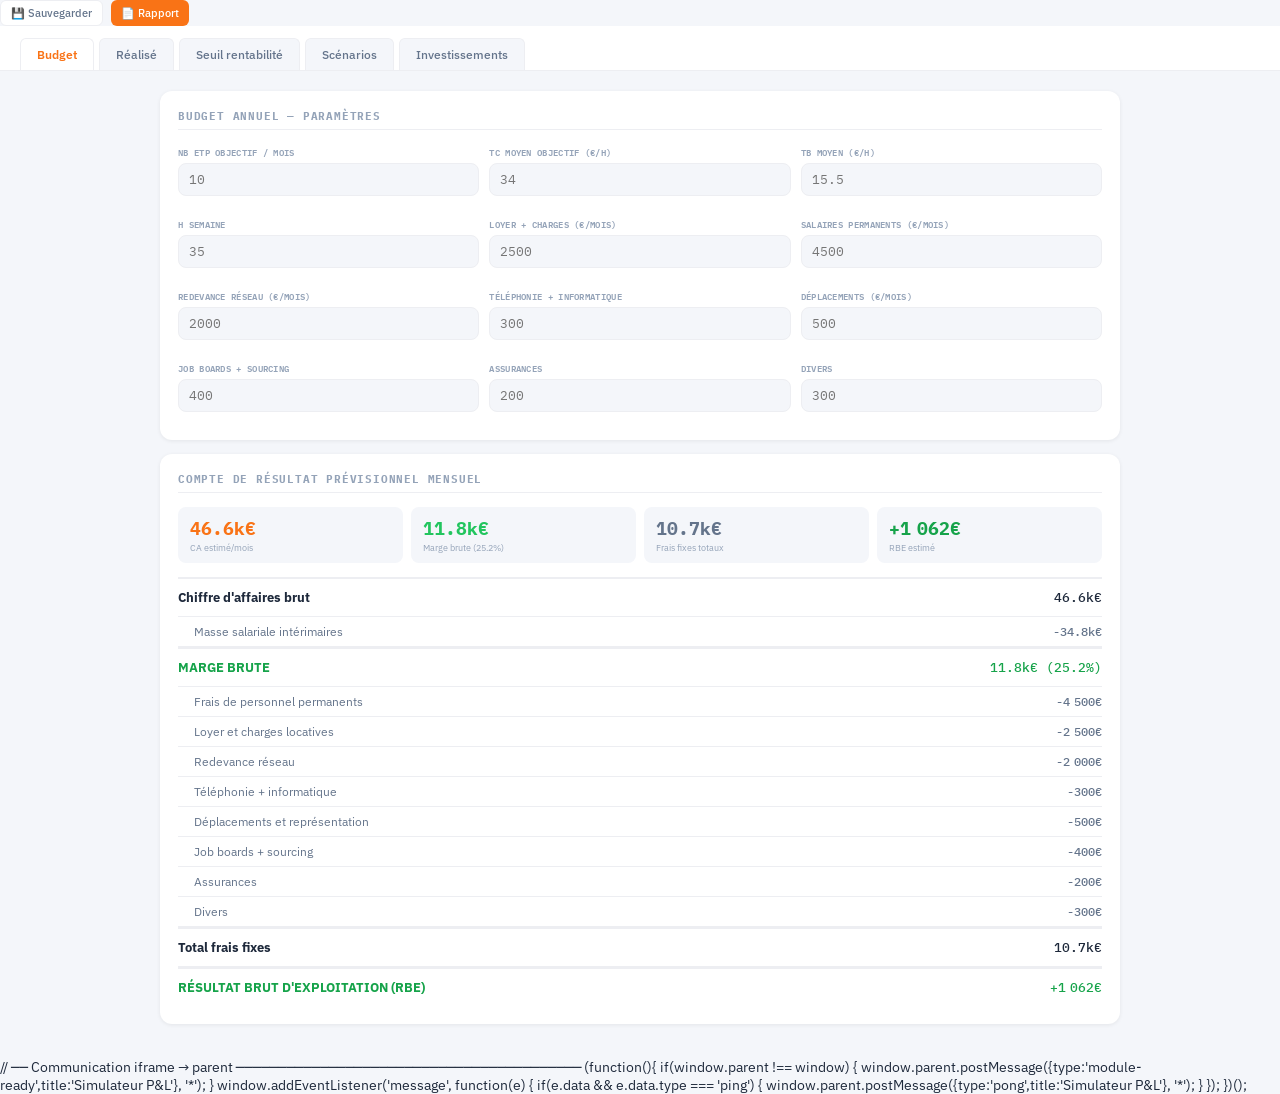
<file: pl_v2.html>
<!DOCTYPE html>
<html lang="fr">
<head>
<meta charset="UTF-8"/>
<meta name="viewport" content="width=device-width,initial-scale=1"/>
<title>JTIPilot — P&L</title>
<link rel="preconnect" href="https://fonts.googleapis.com"/>
<link rel="stylesheet" href="https://fonts.googleapis.com/css2?family=IBM+Plex+Sans:wght@400;500;600&family=IBM+Plex+Mono:wght@400;500&display=swap"/>
<style>
*{box-sizing:border-box;margin:0;padding:0;}
:root{--bg:#F4F6FA;--white:#fff;--border:#EDEEF2;--text:#1e293b;--text2:#334155;--muted:#94a3b8;--muted2:#64748b;--accent:#f97316;--green:#22c55e;--green2:#16a34a;--blue:#3b82f6;--amber:#f59e0b;--red:#ef4444;--purple:#a855f7;--sans:"IBM Plex Sans",system-ui,sans-serif;--mono:"IBM Plex Mono",monospace;--r:8px;--r-lg:12px;--top-h:54px;--shadow:0 1px 4px rgba(0,0,0,.07);}
html,body{height:100%;font-family:var(--sans);background:var(--bg);color:var(--text);font-size:14px;-webkit-font-smoothing:antialiased;}
button,input,select{font-family:var(--sans);font-size:14px;}
::-webkit-scrollbar{width:4px;}::-webkit-scrollbar-thumb{background:#CBD5E1;border-radius:2px;}
.topbar-gone{background:var(--white);border-bottom:1px solid var(--border);display:flex;align-items:center;padding:0 20px;gap:10px;z-index:100;}
.tb-back{padding:6px 12px;border-radius:6px;border:1px solid var(--border);background:var(--white);color:var(--muted2);cursor:pointer;font-size:12px;font-weight:500;}
.tb-back:hover{border-color:var(--accent);color:var(--accent);}
.tb-title{font-size:16px;font-weight:600;}
.btn{padding:7px 14px;border-radius:6px;cursor:pointer;border:none;font-size:12px;font-weight:500;}
.btn:hover{opacity:.85;}
.btn-primary{background:var(--accent);color:#fff;}
.btn-ghost{background:var(--white);border:1px solid var(--border);color:var(--muted2);}
.btn-sm{padding:5px 10px;font-size:11px;}
.btn-tab{padding:8px 16px;border-radius:6px 6px 0 0;cursor:pointer;border:1px solid var(--border);border-bottom:none;font-size:12px;font-weight:500;background:var(--bg);color:var(--muted2);margin-right:2px;}
.btn-tab.on{background:var(--white);color:var(--accent);font-weight:600;}
.main{padding-top:0;}
.tabs-bar{padding:12px 20px 0;background:var(--white);border-bottom:1px solid var(--border);}
.page{max-width:1000px;margin:0 auto;padding:20px;}
.card{background:var(--white);border-radius:var(--r-lg);padding:18px;box-shadow:var(--shadow);margin-bottom:14px;}
.card-t{font-size:11px;font-weight:700;color:var(--muted);letter-spacing:.8px;text-transform:uppercase;font-family:var(--mono);margin-bottom:14px;padding-bottom:6px;border-bottom:1px solid var(--border);}
.grid2{display:grid;grid-template-columns:1fr 1fr;gap:12px;}
.grid3{display:grid;grid-template-columns:1fr 1fr 1fr;gap:10px;}
.f-row{display:flex;flex-direction:column;gap:3px;margin-bottom:10px;}
.f-row label{font-size:9px;color:var(--muted);font-family:var(--mono);font-weight:600;letter-spacing:.3px;text-transform:uppercase;}
.f-row input,.f-row select{padding:7px 10px;border:1px solid var(--border);border-radius:var(--r);font-size:13px;font-family:var(--mono);color:var(--text);background:var(--bg);width:100%;}
.f-row input:focus{border-color:var(--accent);outline:none;background:var(--white);}
.pl-row{display:flex;justify-content:space-between;align-items:center;padding:7px 0;border-bottom:1px solid var(--border);font-size:12px;}
.pl-row:last-child{border:none;}
.pl-row.bold{font-weight:700;font-size:13px;padding:10px 0;border-top:2px solid var(--border);}
.pl-row.indented{padding-left:16px;color:var(--muted2);}
.pl-lbl{flex:1;}
.pl-val{font-family:var(--mono);font-weight:500;text-align:right;min-width:100px;}
.pl-ok{color:var(--green2);}
.pl-bad{color:var(--red);}
.pl-neutral{color:var(--muted2);}
.kpi-row{display:grid;grid-template-columns:repeat(4,1fr);gap:8px;margin-bottom:14px;}
.kc{background:var(--bg);border-radius:var(--r);padding:10px 12px;}
.kc-n{font-size:18px;font-weight:700;font-family:var(--mono);}
.kc-l{font-size:9px;color:var(--muted);margin-top:2px;}
.inv-row{display:flex;align-items:center;gap:8px;padding:8px 0;border-bottom:1px solid var(--border);}
.inv-row:last-child{border:none;}
.inv-t{font-size:12px;font-weight:500;flex:1;}
.inv-inp{width:120px;padding:5px 8px;border:1px solid var(--border);border-radius:4px;font-size:12px;font-family:var(--mono);background:var(--bg);}
.inv-badge{font-size:10px;padding:2px 8px;border-radius:10px;font-family:var(--mono);font-weight:600;background:#FFEDD5;color:#c2410c;}
.tab-content{display:none;}
.tab-content.on{display:block;}
.scen-card{border:1px solid var(--border);border-radius:var(--r);padding:14px;margin-bottom:10px;transition:border-color .12s;}
.scen-card:hover{border-color:var(--accent);}
.scen-t{font-size:13px;font-weight:600;margin-bottom:4px;}
.scen-sub{font-size:11px;color:var(--muted2);margin-bottom:8px;}
.scen-res{font-family:var(--mono);font-size:12px;}
@media(max-width:768px){.grid2{grid-template-columns:1fr;}.kpi-row{grid-template-columns:1fr 1fr;}}
</style>

<style>
:root{
  --bg:#F4F6FA;
  --white:#ffffff;
  --border:#EDEEF2;
  --border2:#D8DBE5;
  --text:#1e293b;
  --text2:#334155;
  --muted:#94a3b8;
  --muted2:#64748b;
  --accent:#f97316;
  --green:#22c55e;
  --green2:#16a34a;
  --blue:#3b82f6;
  --amber:#f59e0b;
  --red:#ef4444;
  --purple:#a855f7;
  --cyan:#06b6d4;
  --sans:"IBM Plex Sans",system-ui,sans-serif;
  --mono:"IBM Plex Mono",monospace;
  --nav-w:0px;
  --top-h:54px;
  --r:8px;
  --r-lg:12px;
  --shadow:0 1px 4px rgba(0,0,0,.07);
  --shadow-md:0 4px 16px rgba(0,0,0,.10);
}
.nav{
  position:fixed;top:0;left:0;bottom:0;
  width:var(--nav-w);
  background:var(--white);
  border-right:1px solid var(--border);
  display:flex;flex-direction:column;
  z-index:200;
  overflow-y:auto;
  overflow-x:hidden;
  transition:transform .25s cubic-bezier(.22,1,.36,1);
}
.nav-logo{
  height:var(--top-h);
  padding:0 18px;
  display:flex;align-items:center;
  border-bottom:1px solid var(--border);
  flex-shrink:0;
}
.nav-logo-text{
  font-size:17px;font-weight:600;
  color:var(--text);letter-spacing:-.3px;
}
.nav-logo-text em{color:var(--accent);font-style:normal;}
.nav-logo-sub{
  font-size:9px;color:var(--muted);
  font-family:var(--mono);letter-spacing:.4px;
  margin-left:8px;margin-top:1px;
}
.nav-section{
  font-size:9px;font-weight:600;
  color:var(--muted);letter-spacing:1.4px;
  text-transform:uppercase;
  padding:14px 18px 4px;
  flex-shrink:0;
}
.nav-item{
  display:flex;align-items:center;gap:10px;
  padding:9px 18px;
  cursor:pointer;
  border-right:3px solid transparent;
  transition:background .1s, color .1s;
  color:var(--muted2);
  font-size:12.5px;font-weight:400;
  user-select:none;
  flex-shrink:0;
  white-space:nowrap;
}
.nav-item:hover{background:#F8F9FB;color:var(--text);}
.nav-item.active{
  background:#FFF4EE;
  color:var(--accent);
  border-right-color:var(--accent);
  font-weight:500;
}
.nav-item.active .nav-dot{opacity:1;}
.nav-dot{
  width:8px;height:8px;
  border-radius:50%;
  flex-shrink:0;
  opacity:.6;
  transition:opacity .1s;
}
.nav-badge{
  margin-left:auto;
  font-size:9px;font-weight:600;
  font-family:var(--mono);
  padding:1px 6px;
  border-radius:10px;
  white-space:nowrap;
}
.nav-divider{
  height:1px;background:var(--border);
  margin:4px 18px;flex-shrink:0;
}
.nav-bottom{
  margin-top:auto;
  padding:12px 18px;
  border-top:1px solid var(--border);
  font-family:var(--mono);
  font-size:9px;color:var(--muted);
  flex-shrink:0;
}
.burger{
  display:none;
  width:36px;height:36px;
  background:var(--white);
  border:1px solid var(--border);
  border-radius:6px;
  align-items:center;justify-content:center;
  cursor:pointer;
  position:fixed;top:9px;left:12px;
  z-index:300;
  font-size:17px;color:var(--muted2);
}
.nav{
    transform:translateX(-224px);
    width:224px;
  }
.nav.open{transform:translateX(0);}
.burger{display:flex;}
.nav-backdrop{
  display:none;
  position:fixed;inset:0;
  background:rgba(0,0,0,.35);
  z-index:199;
}
.nav-backdrop.open{display:block;}

.nav-backdrop.open{display:block;}



</style>
</head>
<body>




  <div style="margin-left:auto;display:flex;gap:8px;">
    <button class="btn btn-ghost btn-sm" onclick="plSave()">💾 Sauvegarder</button>
    <button class="btn btn-primary btn-sm" onclick="window.print()">📄 Rapport</button>
  </div>
</div>

<div class="main">
<div class="tabs-bar">
  <button class="btn-tab on" onclick="plTab('budget',this)">Budget</button>
  <button class="btn-tab" onclick="plTab('realise',this)">Réalisé</button>
  <button class="btn-tab" onclick="plTab('seuil',this)">Seuil rentabilité</button>
  <button class="btn-tab" onclick="plTab('scenarios',this)">Scénarios</button>
  <button class="btn-tab" onclick="plTab('investissements',this)">Investissements</button>
</div>

<div class="page">

<!-- ONGLET BUDGET -->
<div class="tab-content on" id="tab-budget">
  <div class="card">
    <div class="card-t">Budget annuel — Paramètres</div>
    <div class="grid3">
      <div class="f-row"><label>Nb ETP objectif / mois</label><input type="number" id="b-etp" step="0.5" placeholder="10" oninput="plCalc()"/></div>
      <div class="f-row"><label>TC moyen objectif (€/h)</label><input type="number" id="b-tc" step="0.5" placeholder="34" oninput="plCalc()"/></div>
      <div class="f-row"><label>TB moyen (€/h)</label><input type="number" id="b-tb" step="0.5" placeholder="15.5" oninput="plCalc()"/></div>
      <div class="f-row"><label>H semaine</label><input type="number" id="b-h" step="0.5" placeholder="35" oninput="plCalc()"/></div>
      <div class="f-row"><label>Loyer + charges (€/mois)</label><input type="number" id="b-loyer" placeholder="2500" oninput="plCalc()"/></div>
      <div class="f-row"><label>Salaires permanents (€/mois)</label><input type="number" id="b-salaires" placeholder="4500" oninput="plCalc()"/></div>
      <div class="f-row"><label>Redevance réseau (€/mois)</label><input type="number" id="b-redevance" placeholder="2000" oninput="plCalc()"/></div>
      <div class="f-row"><label>Téléphonie + informatique</label><input type="number" id="b-info" placeholder="300" oninput="plCalc()"/></div>
      <div class="f-row"><label>Déplacements (€/mois)</label><input type="number" id="b-dep" placeholder="500" oninput="plCalc()"/></div>
      <div class="f-row"><label>Job boards + sourcing</label><input type="number" id="b-jb" placeholder="400" oninput="plCalc()"/></div>
      <div class="f-row"><label>Assurances</label><input type="number" id="b-assur" placeholder="200" oninput="plCalc()"/></div>
      <div class="f-row"><label>Divers</label><input type="number" id="b-div" placeholder="300" oninput="plCalc()"/></div>
    </div>
  </div>
  <div class="card">
    <div class="card-t">Compte de résultat prévisionnel mensuel</div>
    <div class="kpi-row" id="kpi-budget"></div>
    <div id="pl-budget-result"></div>
  </div>
</div>

<!-- ONGLET RÉALISÉ -->
<div class="tab-content" id="tab-realise">
  <div class="card">
    <div class="card-t">Réalisé — Saisie mensuelle</div>
    <div class="grid2">
      <div class="f-row"><label>ETP actifs ce mois (réel)</label><input type="number" id="r-etp" step="0.5" oninput="realCalc()"/></div>
      <div class="f-row"><label>CA réel facturé (€)</label><input type="number" id="r-ca" oninput="realCalc()"/></div>
      <div class="f-row"><label>Marge brute réelle (€)</label><input type="number" id="r-mb" oninput="realCalc()"/></div>
      <div class="f-row"><label>Frais fixes réels (€)</label><input type="number" id="r-ff" oninput="realCalc()"/></div>
    </div>
    <div id="pl-real-result"></div>
  </div>
</div>

<!-- ONGLET SEUIL -->
<div class="tab-content" id="tab-seuil">
  <div class="card">
    <div class="card-t">Calcul du seuil de rentabilité</div>
    <div id="seuil-result"></div>
  </div>
</div>

<!-- ONGLET SCÉNARIOS -->
<div class="tab-content" id="tab-scenarios">
  <div class="card">
    <div class="card-t">Simulateur de scénarios</div>
    <div class="grid2" style="margin-bottom:14px;">
      <div class="f-row"><label>ETP supplémentaires simulés</label><input type="number" id="sc-etp" value="2" step="0.5" oninput="scenCalc()"/></div>
      <div class="f-row"><label>Variation TC (% hausse/baisse)</label><input type="number" id="sc-tc-var" value="0" step="1" oninput="scenCalc()"/></div>
      <div class="f-row"><label>Variation frais fixes (€/mois)</label><input type="number" id="sc-ff-var" value="0" oninput="scenCalc()"/></div>
      <div class="f-row"><label>Mois de simulation</label>
        <select id="sc-mois" onchange="scenCalc()">
          <option value="1">1 mois</option><option value="3">3 mois</option>
          <option value="6" selected>6 mois</option><option value="12">12 mois (annuel)</option>
        </select></div>
    </div>
    <div id="scen-result"></div>
  </div>
</div>

<!-- ONGLET INVESTISSEMENTS -->
<div class="tab-content" id="tab-investissements">
  <div class="card">
    <div class="card-t">Planificateur d'investissements futurs</div>
    <div id="inv-list">
      <div class="inv-row">
        <div style="flex:1">
          <div class="inv-t">+ Ajouter un investissement</div>
        </div>
        <button class="btn btn-primary btn-sm" onclick="invAdd()">+ Ajouter</button>
      </div>
    </div>
    <div style="margin-top:12px;padding-top:12px;border-top:1px solid var(--border);">
      <div id="inv-impact" style="font-family:var(--mono);font-size:12px;color:var(--muted2)">Aucun investissement planifié</div>
    </div>
  </div>

  <!-- Formulaire ajout investissement -->
  <div class="card" id="inv-form" style="display:none;border:2px solid var(--accent);">
    <div class="card-t">Nouvel investissement</div>
    <div class="grid2">
      <div class="f-row"><label>Type</label>
        <select id="inv-type" onchange="invTypeChange()">
          <option value="embauche">Embauche salarié</option>
          <option value="materiel">Achat matériel</option>
          <option value="formation">Budget formation</option>
          <option value="abonnement">Abonnement / logiciel</option>
        </select></div>
      <div class="f-row"><label>Libellé</label><input type="text" id="inv-label" placeholder="ex: Assistante commerciale"/></div>
      <div class="f-row" id="inv-f-salaire"><label>Salaire brut mensuel (€)</label><input type="number" id="inv-salaire" placeholder="2000" oninput="invPreview()"/></div>
      <div class="f-row" id="inv-f-montant" style="display:none"><label>Montant (€)</label><input type="number" id="inv-montant" oninput="invPreview()"/></div>
      <div class="f-row"><label>Date de début</label><input type="date" id="inv-date"/></div>
      <div class="f-row" id="inv-f-amort"><label>Amortissement (mois)</label><input type="number" id="inv-amort" value="36"/></div>
    </div>
    <div id="inv-preview" style="background:var(--bg);border-radius:var(--r);padding:10px;font-family:var(--mono);font-size:12px;margin-bottom:12px;"></div>
    <div style="display:flex;gap:8px;">
      <button class="btn btn-ghost btn-sm" onclick="document.getElementById('inv-form').style.display='none'">Annuler</button>
      <button class="btn btn-primary btn-sm" onclick="invSave()">Ajouter</button>
    </div>
  </div>
</div>

</div><!-- /page -->
</div><!-- /main -->

<script>
var plData = {};
var investments = [];
try{ plData=JSON.parse(localStorage.getItem('jtp_pl')||'{}'); }catch(e){}
try{ investments=JSON.parse(localStorage.getItem('jtp_investissements')||'[]'); }catch(e){}

function g(id){ return parseFloat((document.getElementById(id)||{}).value)||0; }
function fmtK(n){ if(!n) return '0€'; n=Math.round(n); return n>=10000?Math.round(n/100)/10+'k€':n.toLocaleString('fr-FR')+'€'; }
function fmtKM(n){ return (n>=0?'+':'')+fmtK(n); }
function plTab(tab,btn){
  document.querySelectorAll('.tab-content').forEach(function(el){ el.classList.remove('on'); });
  document.querySelectorAll('.btn-tab').forEach(function(el){ el.classList.remove('on'); });
  document.getElementById('tab-'+tab).classList.add('on');
  btn.classList.add('on');
  plCalc();
}

function plCalc(){
  var etp  = g('b-etp')||10;
  var tc   = g('b-tc')||34;
  var tb   = g('b-tb')||15.5;
  var h    = g('b-h')||35;
  var hM   = h*47/12;
  var loyer= g('b-loyer')||2500;
  var sal  = g('b-salaires')||4500;
  var red  = g('b-redevance')||2000;
  var info = g('b-info')||300;
  var dep  = g('b-dep')||500;
  var jb   = g('b-jb')||400;
  var assur= g('b-assur')||200;
  var div  = g('b-div')||300;

  var ca   = etp*hM*tc;
  var ms   = etp*hM*tb*(1+0.43+0.10+0.11);
  var mb   = ca-ms;
  var mbPct= ca>0?Math.round(mb/ca*1000)/10:0;
  var ff   = loyer+sal+red+info+dep+jb+assur+div;
  var rbe  = mb-ff;

  // Investissements planifiés ce mois
  var invFF = 0;
  investments.forEach(function(inv){
    if(inv.type==='embauche') invFF+=parseFloat(inv.cout_mensuel)||0;
    else if(inv.type==='abonnement') invFF+=parseFloat(inv.montant)||0;
    else if(inv.montant && inv.amort) invFF+=parseFloat(inv.montant)/parseFloat(inv.amort);
  });
  var ffTotal = ff + invFF;
  var rbeAdj = mb - ffTotal;

  // KPI
  var kpis=[
    {n:fmtK(ca),l:'CA estimé/mois',c:'var(--accent)'},
    {n:fmtK(mb),l:'Marge brute ('+mbPct+'%)',c:mbPct>=18?'var(--green)':'var(--amber)'},
    {n:fmtK(ffTotal),l:'Frais fixes totaux',c:'var(--muted2)'},
    {n:fmtKM(rbeAdj),l:'RBE estimé',c:rbeAdj>0?'var(--green2)':'var(--red)'},
  ];
  var ke=document.getElementById('kpi-budget');
  if(ke) ke.innerHTML=kpis.map(function(k){ return '<div class="kc"><div class="kc-n" style="color:'+k.c+'">'+k.n+'</div><div class="kc-l">'+k.l+'</div></div>'; }).join('');

  // P&L
  var rows=[
    {l:'Chiffre d\'affaires brut',v:fmtK(ca),cls:'bold'},
    {l:'Masse salariale intérimaires',v:'-'+fmtK(ms),cls:'indented pl-bad'},
    {l:'MARGE BRUTE',v:fmtK(mb)+' ('+mbPct+'%)',cls:'bold '+(mbPct>=18?'pl-ok':mbPct>=12?'':' pl-bad')},
    {l:'',v:''},
    {l:'Frais de personnel permanents',v:'-'+fmtK(sal),cls:'indented pl-neutral'},
    {l:'Loyer et charges locatives',v:'-'+fmtK(loyer),cls:'indented pl-neutral'},
    {l:'Redevance réseau',v:'-'+fmtK(red),cls:'indented pl-neutral'},
    {l:'Téléphonie + informatique',v:'-'+fmtK(info),cls:'indented pl-neutral'},
    {l:'Déplacements et représentation',v:'-'+fmtK(dep),cls:'indented pl-neutral'},
    {l:'Job boards + sourcing',v:'-'+fmtK(jb),cls:'indented pl-neutral'},
    {l:'Assurances',v:'-'+fmtK(assur),cls:'indented pl-neutral'},
    {l:'Divers',v:'-'+fmtK(div),cls:'indented pl-neutral'},
    invFF>0?{l:'Investissements planifiés',v:'-'+fmtK(invFF),cls:'indented pl-neutral'}:{l:'',v:''},
    {l:'Total frais fixes',v:fmtK(ffTotal),cls:'bold'},
    {l:'RÉSULTAT BRUT D\'EXPLOITATION (RBE)',v:(rbeAdj>=0?'+':'')+fmtK(rbeAdj),cls:'bold '+(rbeAdj>0?'pl-ok':'pl-bad')},
  ].filter(function(r){ return r.l||r.v; });

  var re=document.getElementById('pl-budget-result');
  if(re) re.innerHTML=rows.map(function(r){
    return r.l||r.v?'<div class="pl-row '+(r.cls||'')+'"><span class="pl-lbl">'+r.l+'</span><span class="pl-val">'+r.v+'</span></div>':'<div style="height:8px"></div>';
  }).join('');

  // Seuil
  var seuilETP = ff>0&&mb/etp>0 ? ff/(mb/etp) : 0;
  var se=document.getElementById('seuil-result');
  if(se) se.innerHTML='<div class="pl-row bold"><span class="pl-lbl">ETP nécessaires pour couvrir les frais fixes</span><span class="pl-val">'+seuilETP.toFixed(1)+' ETP</span></div>'
    +'<div class="pl-row"><span class="pl-lbl">ETP actuels projetés</span><span class="pl-val">'+etp+'</span></div>'
    +'<div class="pl-row"><span class="pl-lbl">Marge par ETP</span><span class="pl-val">'+fmtK(mb/etp)+'/mois</span></div>'
    +'<div class="pl-row"><span class="pl-lbl">CA minimum pour atteindre le seuil</span><span class="pl-val">'+fmtK(ff/(mbPct/100))+'</span></div>'
    +'<div class="pl-row bold '+(rbe>=0?'pl-ok':'pl-bad')+'"><span class="pl-lbl">Avec '+etp+' ETP — RBE projeté</span><span class="pl-val">'+(rbe>=0?'+':'')+fmtK(rbe)+'</span></div>';

  realCalc();
  scenCalc();
}

function realCalc(){
  var rETP=g('r-etp'), rCA=g('r-ca'), rMB=g('r-mb'), rFF=g('r-ff');
  var bETP=g('b-etp'), bCA=g('b-tc')*(g('b-h')*47/12)*g('b-etp');
  var bFF=g('b-loyer')+g('b-salaires')+g('b-redevance')+g('b-info')+g('b-dep')+g('b-jb')+g('b-assur')+g('b-div');
  var rRBE = rMB - (rFF||bFF);
  var re=document.getElementById('pl-real-result');
  if(!re) return;
  var rows=[
    {l:'ETP réels',v:rETP,b:bETP,u:''},
    {l:'CA réel facturé',v:fmtK(rCA),b:fmtK(bCA),u:''},
    {l:'Marge brute réelle',v:fmtK(rMB),b:rCA>0?Math.round(rMB/rCA*100)+'%':'-',u:''},
    {l:'Frais fixes',v:fmtK(rFF||bFF),b:fmtK(bFF),u:''},
    {l:'RBE',v:(rRBE>=0?'+':'')+fmtK(rRBE),b:'',u:''},
  ];
  re.innerHTML='<div style="display:grid;grid-template-columns:2fr 1fr 1fr;gap:0;padding:6px 0;background:var(--bg);border-radius:6px;margin-bottom:8px;">'
    +'<div style="font-size:9px;font-weight:700;color:var(--muted);font-family:var(--mono);padding:0 10px;">LIGNE</div>'
    +'<div style="font-size:9px;font-weight:700;color:var(--muted);font-family:var(--mono);text-align:right;padding:0 10px;">RÉALISÉ</div>'
    +'<div style="font-size:9px;font-weight:700;color:var(--muted);font-family:var(--mono);text-align:right;padding:0 10px;">BUDGET</div>'
    +'</div>'
    +rows.map(function(r){
      return '<div class="pl-row"><span class="pl-lbl">'+r.l+'</span><span class="pl-val" style="color:var(--text)">'+r.v+'</span><span class="pl-val" style="color:var(--muted)">'+r.b+'</span></div>';
    }).join('');
}

function scenCalc(){
  var el=document.getElementById('scen-result'); if(!el) return;
  var etp  = g('b-etp')||10;
  var tc   = g('b-tc')||34;
  var tb   = g('b-tb')||15.5;
  var h    = g('b-h')||35;
  var hM   = h*47/12;
  var ff   = (g('b-loyer')||2500)+(g('b-salaires')||4500)+(g('b-redevance')||2000)+(g('b-info')||300)+(g('b-dep')||500)+(g('b-jb')||400)+(g('b-assur')||200)+(g('b-div')||300);
  var scETP=g('sc-etp')||2;
  var scTCv=g('sc-tc-var')||0;
  var scFFv=g('sc-ff-var')||0;
  var mois =parseInt((document.getElementById('sc-mois')||{}).value)||6;

  var tc2 = tc*(1+scTCv/100);
  var etp2 = etp+scETP;
  var ff2  = ff+scFFv;
  var ca2  = etp2*hM*tc2;
  var ms2  = etp2*hM*tb*1.64;
  var mb2  = ca2-ms2;
  var rbe2 = mb2-ff2;

  var caBase = etp*hM*tc;
  var msBase = etp*hM*tb*1.64;
  var mbBase = caBase-msBase;
  var rbeBase = mbBase-ff;

  var scenarios=[
    {t:'Situation actuelle (budget)', sub:etp+' ETP à '+tc+'€/h', ca:caBase, mb:mbBase, rbe:rbeBase, ff:ff},
    {t:'Scénario simulé', sub:etp2+' ETP à '+tc2.toFixed(2)+'€/h', ca:ca2, mb:mb2, rbe:rbe2, ff:ff2},
    {t:'Gain projeté sur '+mois+' mois', sub:'Delta RBE', ca:(ca2-caBase)*mois, mb:(mb2-mbBase)*mois, rbe:(rbe2-rbeBase)*mois, ff:(ff2-ff)*mois, delta:true},
  ];

  el.innerHTML=scenarios.map(function(s){
    var col=s.delta?(s.rbe>=0?'var(--green2)':'var(--red)'):(s.rbe>=0?'var(--green2)':'var(--red)');
    return '<div class="scen-card"><div class="scen-t">'+s.t+'</div><div class="scen-sub">'+s.sub+'</div>'
      +'<div class="scen-res">'
      +(s.delta?'':('CA : '+fmtK(s.ca)+' | MB : '+fmtK(s.mb)))
      +'<span style="color:'+col+';margin-left:12px;">'+(s.delta?'Delta':'RBE')+' : '+(s.rbe>=0&&s.delta?'+':'')+fmtK(s.rbe)+'</span>'
      +'</div></div>';
  }).join('');
}

// Investissements
function invAdd(){ document.getElementById('inv-form').style.display='block'; invTypeChange(); }
function invTypeChange(){
  var t=(document.getElementById('inv-type')||{}).value;
  document.getElementById('inv-f-salaire').style.display=t==='embauche'?'flex':'none';
  document.getElementById('inv-f-montant').style.display=t==='embauche'?'none':'flex';
  document.getElementById('inv-f-amort').style.display=(t==='materiel')?'flex':'none';
  invPreview();
}
function invPreview(){
  var t=(document.getElementById('inv-type')||{}).value;
  var sal=g('inv-salaire'), mont=g('inv-montant'), amort=g('inv-amort')||36;
  var cout=0;
  if(t==='embauche') cout=sal*1.43;
  else if(t==='materiel') cout=mont/amort;
  else if(t==='formation') cout=mont; // one-shot
  else if(t==='abonnement') cout=mont;
  var el=document.getElementById('inv-preview');
  if(el) el.innerHTML=cout>0?'Coût mensuel estimé : <strong>'+fmtK(cout)+'</strong>'+(t==='formation'?' (one-shot)':'/mois')+'<br>ETP supplémentaires nécessaires : <strong>'+Math.ceil(cout/300)+'</strong> (à marge ~300€/ETP)':'';
}
function invSave(){
  var t=(document.getElementById('inv-type')||{}).value;
  var lbl=(document.getElementById('inv-label')||{}).value||'Investissement';
  var sal=g('inv-salaire'), mont=g('inv-montant'), amort=g('inv-amort')||36;
  var date=(document.getElementById('inv-date')||{}).value||new Date().toISOString().slice(0,10);
  var cout=0;
  if(t==='embauche') cout=sal*1.43;
  else if(t==='materiel') cout=mont/amort;
  else cout=mont;
  investments.push({type:t,label:lbl,salaire:sal,montant:mont,amort:amort,date:date,cout_mensuel:cout});
  localStorage.setItem('jtp_investissements',JSON.stringify(investments));
  document.getElementById('inv-form').style.display='none';
  invRender(); plCalc();
}
function invRender(){
  var el=document.getElementById('inv-list'); if(!el) return;
  var rows=investments.map(function(inv,i){
    return '<div class="inv-row"><div class="inv-t">'+inv.label+'<div style="font-size:10px;color:var(--muted)">'+inv.type+' — Dès '+inv.date+'</div></div>'
      +'<span class="inv-badge">'+fmtK(inv.cout_mensuel)+'/mois</span>'
      +'<button class="btn btn-ghost btn-sm" style="color:var(--red)" onclick="invDel('+i+')">×</button>'
      +'</div>';
  }).join('');
  var total=investments.reduce(function(s,inv){ return s+(inv.cout_mensuel||0); },0);
  el.innerHTML=(rows||'<div style="font-size:11px;color:var(--muted);padding:8px 0">Aucun investissement planifié</div>')
    +'<div class="inv-row"><div class="inv-t" style="font-weight:600">Total frais supplémentaires</div>'
    +'<span class="inv-badge" style="background:#EFF6FF;color:#1d4ed8;">'+fmtK(total)+'/mois</span>'
    +'<button class="btn btn-primary btn-sm" onclick="invAdd()">+ Ajouter</button></div>';
  var imp=document.getElementById('inv-impact');
  if(imp) imp.innerHTML=total>0?'Impact : FF augmentent de <strong>'+fmtK(total)+'</strong>/mois → seuil de rentabilité passe à <strong>'+(((g('b-loyer')||2500)+(g('b-salaires')||4500)+(g('b-redevance')||2000)+(g('b-info')||300)+(g('b-dep')||500)+(g('b-jb')||400)+(g('b-assur')||200)+(g('b-div')||300)+total)/300).toFixed(1)+'</strong> ETP':'Aucun investissement planifié';
}
function invDel(i){ investments.splice(i,1); localStorage.setItem('jtp_investissements',JSON.stringify(investments)); invRender(); plCalc(); }

function plSave(){
  var data={};
  ['b-etp','b-tc','b-tb','b-h','b-loyer','b-salaires','b-redevance','b-info','b-dep','b-jb','b-assur','b-div'].forEach(function(id){
    var el=document.getElementById(id); if(el) data[id]=el.value;
  });
  localStorage.setItem('jtp_pl',JSON.stringify(data));
  alert('Budget sauvegardé');
}

// Charger données sauvegardées
Object.keys(plData).forEach(function(id){
  var el=document.getElementById(id); if(el) el.value=plData[id];
});
// Charger depuis tdb_cfg si pas de données pl
if(!Object.keys(plData).length){
  var tdb={}; try{ tdb=JSON.parse(localStorage.getItem('tdb_cfg')||'{}'); }catch(e){}
  if(tdb.tc) { var el=document.getElementById('b-tc'); if(el) el.value=tdb.tc; }
  if(tdb.tb) { var el=document.getElementById('b-tb'); if(el) el.value=tdb.tb; }
  if(tdb.h)  { var el=document.getElementById('b-h');  if(el) el.value=tdb.h;  }
  if(tdb.ff) {
    var ff=parseFloat(tdb.ff)||12000;
    var el=document.getElementById('b-loyer'); if(el) el.value=Math.round(ff*0.21);
    var el2=document.getElementById('b-salaires'); if(el2) el2.value=Math.round(ff*0.375);
    var el3=document.getElementById('b-redevance'); if(el3) el3.value=Math.round(ff*0.167);
  }
}
invRender();
plCalc();
</script>

// ── Communication iframe → parent ─────────────────────────────────────────
(function(){
  if(window.parent !== window) {
    window.parent.postMessage({type:'module-ready',title:'Simulateur P&L'}, '*');
  }
  window.addEventListener('message', function(e) {
    if(e.data && e.data.type === 'ping') {
      window.parent.postMessage({type:'pong',title:'Simulateur P&L'}, '*');
    }
  });
})();

</body>
</html>
</file>
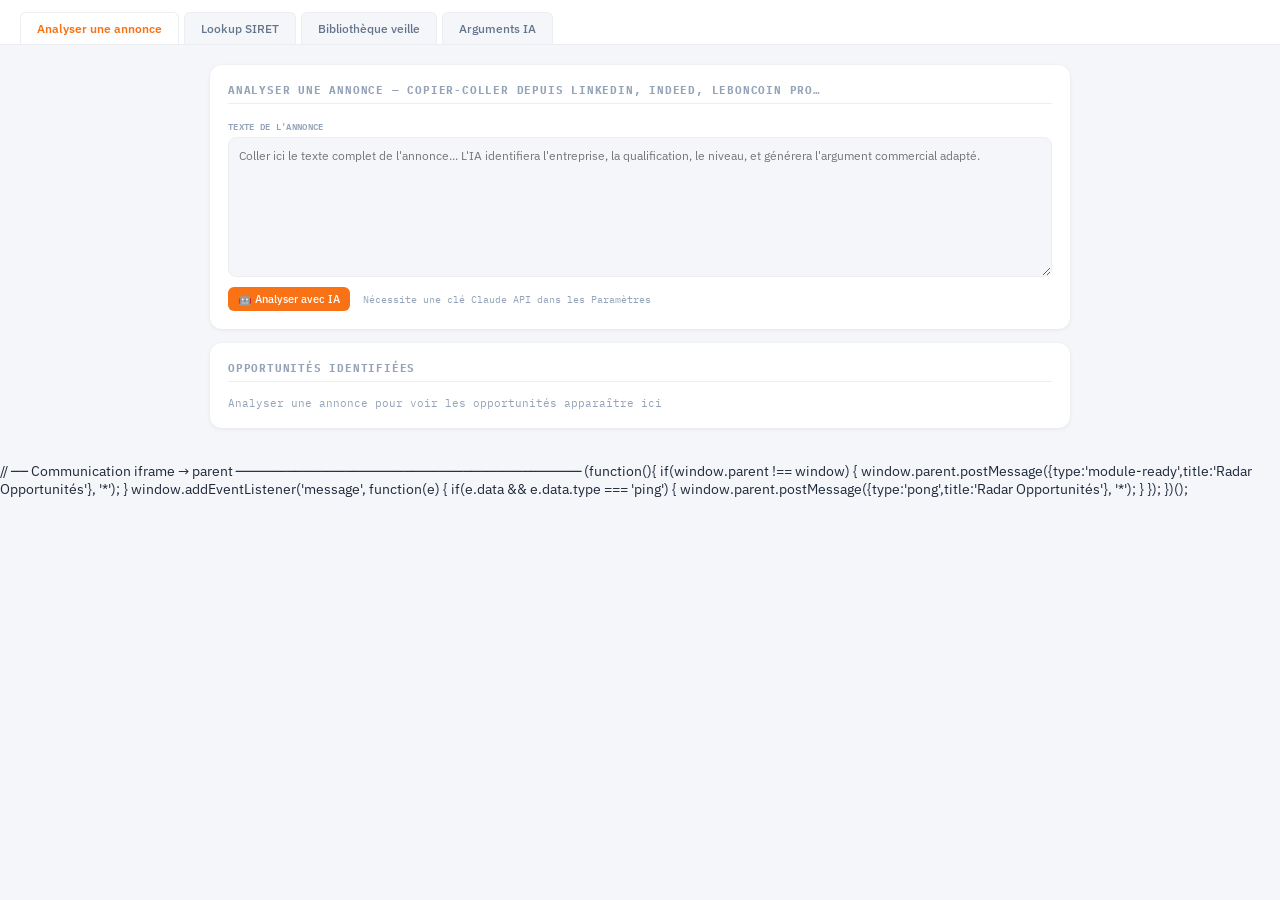
<file: radar_v2.html>
<!DOCTYPE html>
<html lang="fr">
<head>
<meta charset="UTF-8"/>
<meta name="viewport" content="width=device-width,initial-scale=1"/>
<title>JTIPilot — Radar Opportunités</title>
<link rel="preconnect" href="https://fonts.googleapis.com"/>
<link rel="stylesheet" href="https://fonts.googleapis.com/css2?family=IBM+Plex+Sans:wght@400;500;600&family=IBM+Plex+Mono:wght@400;500&display=swap"/>
<style>
*{box-sizing:border-box;margin:0;padding:0;}
:root{--bg:#F4F6FA;--white:#fff;--border:#EDEEF2;--text:#1e293b;--text2:#334155;--muted:#94a3b8;--muted2:#64748b;--accent:#f97316;--green:#22c55e;--green2:#16a34a;--blue:#3b82f6;--amber:#f59e0b;--red:#ef4444;--cyan:#06b6d4;--sans:"IBM Plex Sans",system-ui,sans-serif;--mono:"IBM Plex Mono",monospace;--r:8px;--r-lg:12px;--top-h:54px;--shadow:0 1px 4px rgba(0,0,0,.07);}
html,body{height:100%;font-family:var(--sans);background:var(--bg);color:var(--text);font-size:14px;-webkit-font-smoothing:antialiased;}
button,input,select,textarea{font-family:var(--sans);font-size:14px;}
::-webkit-scrollbar{width:4px;}::-webkit-scrollbar-thumb{background:#CBD5E1;border-radius:2px;}
.topbar-gone{background:var(--white);border-bottom:1px solid var(--border);display:flex;align-items:center;padding:0 20px;gap:10px;z-index:100;}
.tb-back{padding:6px 12px;border-radius:6px;border:1px solid var(--border);background:var(--white);color:var(--muted2);cursor:pointer;font-size:12px;font-weight:500;}
.tb-back:hover{border-color:var(--accent);color:var(--accent);}
.tb-title{font-size:16px;font-weight:600;}
.btn{padding:7px 14px;border-radius:6px;cursor:pointer;border:none;font-size:12px;font-weight:500;}
.btn:hover{opacity:.85;}
.btn-primary{background:var(--accent);color:#fff;}
.btn-ghost{background:var(--white);border:1px solid var(--border);color:var(--muted2);}
.btn-sm{padding:5px 10px;font-size:11px;}
.btn-blue{background:var(--blue);color:#fff;}
.btn-cyan{background:var(--cyan);color:#fff;}
.btn-tab{padding:8px 16px;border-radius:6px 6px 0 0;cursor:pointer;border:1px solid var(--border);border-bottom:none;font-size:12px;font-weight:500;background:var(--bg);color:var(--muted2);margin-right:2px;}
.btn-tab.on{background:var(--white);color:var(--accent);font-weight:600;}
.main{padding-top:0;}
.tabs-bar{padding:12px 20px 0;background:var(--white);border-bottom:1px solid var(--border);}
.page{max-width:900px;margin:0 auto;padding:20px;}
.card{background:var(--white);border-radius:var(--r-lg);padding:18px;box-shadow:var(--shadow);margin-bottom:14px;}
.card-t{font-size:11px;font-weight:700;color:var(--muted);letter-spacing:.8px;text-transform:uppercase;font-family:var(--mono);margin-bottom:14px;padding-bottom:6px;border-bottom:1px solid var(--border);}
.grid2{display:grid;grid-template-columns:1fr 1fr;gap:12px;}
.f-row{display:flex;flex-direction:column;gap:3px;margin-bottom:10px;}
.f-row label{font-size:9px;color:var(--muted);font-family:var(--mono);font-weight:600;letter-spacing:.3px;text-transform:uppercase;}
.f-row input,.f-row select{padding:7px 10px;border:1px solid var(--border);border-radius:var(--r);font-size:12px;color:var(--text);background:var(--bg);width:100%;}
.f-row input:focus,.f-row select:focus{border-color:var(--accent);outline:none;}
.f-row textarea{padding:10px;border:1px solid var(--border);border-radius:var(--r);font-size:12px;color:var(--text);background:var(--bg);width:100%;min-height:140px;resize:vertical;font-family:var(--sans);}
.f-row textarea:focus{border-color:var(--accent);outline:none;}
.opp-card{border:1px solid var(--border);border-radius:var(--r);padding:12px;margin-bottom:8px;transition:border-color .12s;}
.opp-card:hover{border-color:var(--accent);}
.opp-t{font-size:13px;font-weight:600;}
.opp-sub{font-size:10px;color:var(--muted);font-family:var(--mono);margin:3px 0;}
.opp-arg{font-size:11px;color:var(--muted2);background:#FFF4EE;border-radius:4px;padding:6px 8px;margin-top:6px;}
.opp-acts{display:flex;gap:6px;margin-top:8px;flex-wrap:wrap;}
.siret-result{background:var(--bg);border-radius:var(--r);padding:12px;font-size:12px;}
.sr-row{display:flex;gap:10px;padding:4px 0;border-bottom:1px solid var(--border);}
.sr-row:last-child{border:none;}
.sr-k{color:var(--muted2);min-width:140px;font-size:11px;}
.sr-v{font-weight:500;}
.ai-result{background:var(--bg);border-radius:var(--r);padding:14px;font-size:13px;line-height:1.6;white-space:pre-wrap;min-height:80px;}
.ai-loading{display:flex;align-items:center;gap:8px;font-family:var(--mono);font-size:12px;color:var(--muted);}
.ai-dot{width:6px;height:6px;border-radius:50%;background:var(--accent);animation:pulse 1s infinite;}
@keyframes pulse{0%,100%{opacity:1}50%{opacity:.3}}
.veille-row{display:flex;gap:10px;padding:10px 0;border-bottom:1px solid var(--border);align-items:flex-start;}
.veille-row:last-child{border:none;}
.veille-t{font-size:12px;font-weight:500;flex:1;}
.veille-date{font-size:10px;color:var(--muted);font-family:var(--mono);white-space:nowrap;}
.veille-tags{display:flex;gap:4px;flex-wrap:wrap;margin-top:4px;}
.vtag{font-size:9px;padding:2px 6px;border-radius:10px;font-family:var(--mono);font-weight:600;background:#DBEAFE;color:#1d4ed8;}
.tab-content{display:none;}
.tab-content.on{display:block;}
@media(max-width:768px){.grid2{grid-template-columns:1fr;}}
</style>

<style>
:root{
  --bg:#F4F6FA;
  --white:#ffffff;
  --border:#EDEEF2;
  --border2:#D8DBE5;
  --text:#1e293b;
  --text2:#334155;
  --muted:#94a3b8;
  --muted2:#64748b;
  --accent:#f97316;
  --green:#22c55e;
  --green2:#16a34a;
  --blue:#3b82f6;
  --amber:#f59e0b;
  --red:#ef4444;
  --purple:#a855f7;
  --cyan:#06b6d4;
  --sans:"IBM Plex Sans",system-ui,sans-serif;
  --mono:"IBM Plex Mono",monospace;
  --nav-w:0px;
  --top-h:54px;
  --r:8px;
  --r-lg:12px;
  --shadow:0 1px 4px rgba(0,0,0,.07);
  --shadow-md:0 4px 16px rgba(0,0,0,.10);
}
.nav{
  position:fixed;top:0;left:0;bottom:0;
  width:var(--nav-w);
  background:var(--white);
  border-right:1px solid var(--border);
  display:flex;flex-direction:column;
  z-index:200;
  overflow-y:auto;
  overflow-x:hidden;
  transition:transform .25s cubic-bezier(.22,1,.36,1);
}
.nav-logo{
  height:var(--top-h);
  padding:0 18px;
  display:flex;align-items:center;
  border-bottom:1px solid var(--border);
  flex-shrink:0;
}
.nav-logo-text{
  font-size:17px;font-weight:600;
  color:var(--text);letter-spacing:-.3px;
}
.nav-logo-text em{color:var(--accent);font-style:normal;}
.nav-logo-sub{
  font-size:9px;color:var(--muted);
  font-family:var(--mono);letter-spacing:.4px;
  margin-left:8px;margin-top:1px;
}
.nav-section{
  font-size:9px;font-weight:600;
  color:var(--muted);letter-spacing:1.4px;
  text-transform:uppercase;
  padding:14px 18px 4px;
  flex-shrink:0;
}
.nav-item{
  display:flex;align-items:center;gap:10px;
  padding:9px 18px;
  cursor:pointer;
  border-right:3px solid transparent;
  transition:background .1s, color .1s;
  color:var(--muted2);
  font-size:12.5px;font-weight:400;
  user-select:none;
  flex-shrink:0;
  white-space:nowrap;
}
.nav-item:hover{background:#F8F9FB;color:var(--text);}
.nav-item.active{
  background:#FFF4EE;
  color:var(--accent);
  border-right-color:var(--accent);
  font-weight:500;
}
.nav-item.active .nav-dot{opacity:1;}
.nav-dot{
  width:8px;height:8px;
  border-radius:50%;
  flex-shrink:0;
  opacity:.6;
  transition:opacity .1s;
}
.nav-badge{
  margin-left:auto;
  font-size:9px;font-weight:600;
  font-family:var(--mono);
  padding:1px 6px;
  border-radius:10px;
  white-space:nowrap;
}
.nav-divider{
  height:1px;background:var(--border);
  margin:4px 18px;flex-shrink:0;
}
.nav-bottom{
  margin-top:auto;
  padding:12px 18px;
  border-top:1px solid var(--border);
  font-family:var(--mono);
  font-size:9px;color:var(--muted);
  flex-shrink:0;
}
.burger{
  display:none;
  width:36px;height:36px;
  background:var(--white);
  border:1px solid var(--border);
  border-radius:6px;
  align-items:center;justify-content:center;
  cursor:pointer;
  position:fixed;top:9px;left:12px;
  z-index:300;
  font-size:17px;color:var(--muted2);
}
.nav{
    transform:translateX(-224px);
    width:224px;
  }
.nav.open{transform:translateX(0);}
.burger{display:flex;}
.nav-backdrop{
  display:none;
  position:fixed;inset:0;
  background:rgba(0,0,0,.35);
  z-index:199;
}
.nav-backdrop.open{display:block;}

.nav-backdrop.open{display:block;}



</style>
</head>
<body>




</div>

<div class="main">
<div class="tabs-bar">
  <button class="btn-tab on" onclick="radTab('annonces',this)">Analyser une annonce</button>
  <button class="btn-tab" onclick="radTab('siret',this)">Lookup SIRET</button>
  <button class="btn-tab" onclick="radTab('veille',this)">Bibliothèque veille</button>
  <button class="btn-tab" onclick="radTab('args',this)">Arguments IA</button>
</div>

<div class="page">

<!-- ONGLET ANNONCES -->
<div class="tab-content on" id="tab-annonces">
  <div class="card">
    <div class="card-t">Analyser une annonce — Copier-coller depuis LinkedIn, Indeed, leboncoin pro…</div>
    <div class="f-row"><label>Texte de l'annonce</label>
      <textarea id="ann-text" placeholder="Coller ici le texte complet de l'annonce... L'IA identifiera l'entreprise, la qualification, le niveau, et générera l'argument commercial adapté."></textarea></div>
    <button class="btn btn-primary btn-sm" onclick="analyseAnnonce()">🤖 Analyser avec IA</button>
    <span style="font-size:10px;color:var(--muted);margin-left:10px;font-family:var(--mono)">Nécessite une clé Claude API dans les Paramètres</span>
  </div>
  <div class="card" id="ann-result-card" style="display:none">
    <div class="card-t">Résultat de l'analyse</div>
    <div id="ann-result"></div>
  </div>

  <!-- Résultats opportunités -->
  <div class="card">
    <div class="card-t">Opportunités identifiées <span id="opp-cnt" style="font-weight:400;color:var(--muted)"></span></div>
    <div id="opp-list">
      <div style="font-size:11px;color:var(--muted);font-family:var(--mono)">Analyser une annonce pour voir les opportunités apparaître ici</div>
    </div>
  </div>
</div>

<!-- ONGLET SIRET -->
<div class="tab-content" id="tab-siret">
  <div class="card">
    <div class="card-t">Enrichissement automatique par SIRET</div>
    <div class="grid2">
      <div>
        <div class="f-row"><label>SIRET (14 chiffres)</label>
          <input type="text" id="siret-inp" placeholder="ex: 12345678901234" maxlength="14" oninput="siretAutoSearch()"/></div>
        <div class="f-row"><label>Ou recherche par nom</label>
          <input type="text" id="siret-nom" placeholder="ex: Dupont Plâtrerie" oninput="siretSearchNom()"/></div>
        <button class="btn btn-blue btn-sm" onclick="siretLookup()">🔍 Rechercher</button>
        <div style="margin-top:10px;font-size:10px;color:var(--muted);font-family:var(--mono);">
          Sources : data.gouv.fr SIRENE (sans clé) · BODACC (sans clé) · Pappers (clé gratuite)
        </div>
      </div>
      <div>
        <div id="siret-result" class="siret-result" style="min-height:100px;">
          <span style="color:var(--muted);font-family:var(--mono);font-size:11px">Saisir un SIRET ou un nom d'entreprise</span>
        </div>
      </div>
    </div>
    <div id="siret-actions" style="display:none;margin-top:12px;display:flex;gap:8px;">
      <button class="btn btn-primary btn-sm" onclick="siretCreateProspect()">+ Créer prospect CRM</button>
      <button class="btn btn-ghost btn-sm" onclick="siretGenArg()">🤖 Générer argument</button>
    </div>
  </div>
</div>

<!-- ONGLET VEILLE -->
<div class="tab-content" id="tab-veille">
  <div class="card">
    <div class="card-t">Ajouter un article à la veille</div>
    <div class="f-row"><label>Titre / Source</label>
      <input type="text" id="v-titre" placeholder="ex: Article LinkedIn — Bouygues recrute 200 techniciens"/></div>
    <div class="f-row"><label>Texte à analyser</label>
      <textarea id="v-text" placeholder="Coller le contenu de l'article..."></textarea></div>
    <button class="btn btn-primary btn-sm" onclick="veilleAnalyse()">🤖 Synthétiser et archiver</button>
  </div>
  <div class="card">
    <div class="card-t">Bibliothèque de veille <span id="veille-cnt" style="font-weight:400;color:var(--muted)"></span></div>
    <div id="veille-list">
      <div style="font-size:11px;color:var(--muted);font-family:var(--mono)">Aucun article archivé</div>
    </div>
  </div>
</div>

<!-- ONGLET ARGUMENTS IA -->
<div class="tab-content" id="tab-args">
  <div class="card">
    <div class="card-t">Générateur d'arguments commerciaux IA</div>
    <div class="grid2">
      <div>
        <div class="f-row"><label>Profil prospect</label>
          <select id="arg-statut">
            <option value="froid">Prospect froid — jamais contacté</option>
            <option value="tiede">Prospect tiède — déjà contacté</option>
            <option value="chaud">Prospect chaud — besoin exprimé</option>
            <option value="client">Client existant — réactivation</option>
            <option value="dormant">Client dormant — relance 60j+</option>
          </select></div>
        <div class="f-row"><label>Corps de métier du prospect</label>
          <select id="arg-metier">
            <option>Plâtrerie / Plaquisterie</option>
            <option>Peinture / Ravalement</option>
            <option>Électricité CFO/CFA</option>
            <option>CVC / Plomberie</option>
            <option>Maçonnerie / Gros œuvre</option>
            <option>Menuiserie / Serrurerie</option>
            <option>Multi-corps d'état</option>
          </select></div>
        <div class="f-row"><label>Candidats disponibles (profils)</label>
          <input type="text" id="arg-profils" placeholder="ex: Plaquiste N3 dispo immédiat, Staffeur N4 semaine pro"/>
        </div>
        <div class="f-row"><label>Objection anticipée</label>
          <select id="arg-objection">
            <option value="">Aucune</option>
            <option value="prix">Prix trop élevé</option>
            <option value="concurrent">Déjà un prestataire</option>
            <option value="embauche">Préfère embaucher en CDI</option>
            <option value="qualite">Doute sur la qualité des profils</option>
            <option value="besoin">Pas de besoin pour l'instant</option>
          </select></div>
        <button class="btn btn-primary btn-sm" onclick="genArg()">🤖 Générer l'argument</button>
      </div>
      <div>
        <div style="font-size:10px;color:var(--muted);font-family:var(--mono);margin-bottom:8px;">ARGUMENT GÉNÉRÉ</div>
        <div id="arg-result" class="ai-result">
          <span style="color:var(--muted)">Paramétrer et cliquer sur "Générer"</span>
        </div>
        <button class="btn btn-ghost btn-sm" style="margin-top:8px;" onclick="copyArg()">Copier</button>
      </div>
    </div>
  </div>
</div>

</div></div>

<script>
var veille = [];
var savedOpps = [];
var siretData = null;
try{ veille=JSON.parse(localStorage.getItem('jtp_veille')||'[]'); }catch(e){}
var apiKeys={};
try{ apiKeys=JSON.parse(localStorage.getItem('jtp_api_keys')||'{}'); }catch(e){}
var agence={};
try{ agence=JSON.parse(localStorage.getItem('agence_btp')||'{}'); }catch(e){}

function radTab(tab,btn){
  document.querySelectorAll('.tab-content').forEach(function(el){ el.classList.remove('on'); });
  document.querySelectorAll('.btn-tab').forEach(function(el){ el.classList.remove('on'); });
  document.getElementById('tab-'+tab).classList.add('on');
  btn.classList.add('on');
  if(tab==='veille') veilleRender();
}

// ── IA CALL ───────────────────────────────────────────────────────────────────
async function claudeCall(prompt, targetEl) {
  var key = apiKeys.claude || '';
  if(!key){
    targetEl.innerHTML='<span style="color:var(--amber)">⚠ Clé Claude API non configurée — Aller dans Paramètres</span>';
    return null;
  }
  targetEl.innerHTML='<div class="ai-loading"><div class="ai-dot"></div>Analyse en cours...</div>';
  try{
    var resp = await fetch('https://api.anthropic.com/v1/messages',{
      method:'POST',
      headers:{'Content-Type':'application/json','x-api-key':key,'anthropic-version':'2023-06-01'},
      body:JSON.stringify({
        model:'claude-sonnet-4-20250514',
        max_tokens:1000,
        messages:[{role:'user',content:prompt}]
      })
    });
    var data = await resp.json();
    if(data.error){ targetEl.innerHTML='<span style="color:var(--red)">Erreur API : '+data.error.message+'</span>'; return null; }
    return data.content[0].text;
  }catch(err){
    targetEl.innerHTML='<span style="color:var(--red)">Erreur réseau : '+err.message+'</span>';
    return null;
  }
}

// ── ANALYSE ANNONCE ───────────────────────────────────────────────────────────
async function analyseAnnonce(){
  var txt = (document.getElementById('ann-text')||{}).value||'';
  if(!txt.trim()){ alert('Coller le texte d\'une annonce'); return; }
  var rc = document.getElementById('ann-result-card');
  var re = document.getElementById('ann-result');
  if(rc) rc.style.display='block';

  var prompt = 'Tu es un Responsable d\'Agence d\'intérim BTP en Île-de-France spécialisé dans le second œuvre.\n\n'
    +'Analyse cette annonce de recrutement et fournis une analyse structurée en JSON strict :\n\n'
    +'ANNONCE :\n'+txt+'\n\n'
    +'Réponds UNIQUEMENT avec ce JSON (sans markdown) :\n'
    +'{"entreprise":"","secteur_btp":true,"qualif":"","niveau_estime":"","zone":"","signal":"","argument":"","action":""}';

  var result = await claudeCall(prompt, re);
  if(!result) return;

  try{
    var clean = result.replace(/```json|```/g,'').trim();
    var parsed = JSON.parse(clean);

    re.innerHTML='<div class="siret-result">'
      +'<div class="sr-row"><span class="sr-k">Entreprise détectée</span><span class="sr-v">'+esc(parsed.entreprise||'Non identifiée')+'</span></div>'
      +'<div class="sr-row"><span class="sr-k">Qualification</span><span class="sr-v">'+esc(parsed.qualif||'—')+(parsed.niveau_estime?' — '+esc(parsed.niveau_estime):'')+'</span></div>'
      +'<div class="sr-row"><span class="sr-k">Zone</span><span class="sr-v">'+esc(parsed.zone||'—')+'</span></div>'
      +'<div class="sr-row"><span class="sr-k">Signal</span><span class="sr-v" style="color:var(--amber)">'+esc(parsed.signal||'—')+'</span></div>'
      +'</div>'
      +'<div class="opp-arg" style="margin-top:10px;"><strong>Argument :</strong> '+esc(parsed.argument||'—')+'</div>'
      +'<div style="margin-top:10px;display:flex;gap:8px;">'
      +(parsed.entreprise?'<button class="btn btn-primary btn-sm" onclick="createProspectFromParsed(\''+encodeURIComponent(JSON.stringify(parsed))+'\')">+ Créer prospect CRM</button>':'')
      +'</div>';

    // Ajouter à la liste des opportunités
    var ol=document.getElementById('opp-list');
    if(ol && parsed.entreprise){
      savedOpps.push(parsed);
      var cnt=document.getElementById('opp-cnt');
      if(cnt) cnt.textContent='('+savedOpps.length+')';
      renderOpps();
    }
  }catch(e){
    re.innerHTML='<div style="white-space:pre-wrap;font-size:12px;">'+esc(result)+'</div>';
  }
}

function renderOpps(){
  var ol=document.getElementById('opp-list');
  if(!ol||!savedOpps.length) return;
  ol.innerHTML=savedOpps.map(function(p,i){
    return '<div class="opp-card">'
      +'<div class="opp-t">'+esc(p.entreprise)+'</div>'
      +'<div class="opp-sub">'+esc(p.qualif||'')+(p.zone?' · '+esc(p.zone):'')+'</div>'
      +(p.argument?'<div class="opp-arg">'+esc(p.argument)+'</div>':'')
      +'<div class="opp-acts">'
      +'<button class="btn btn-primary btn-sm" onclick="createProspectFromParsed(\''+encodeURIComponent(JSON.stringify(p))+'\')">+ CRM</button>'
      +'<button class="btn btn-ghost btn-sm" onclick="savedOpps.splice('+i+',1);renderOpps()">×</button>'
      +'</div></div>';
  }).join('');
}

function createProspectFromParsed(encoded){
  try{
    var p = JSON.parse(decodeURIComponent(encoded));
    var crmDB=[];
    try{ crmDB=JSON.parse(localStorage.getItem('crm_btp_db')||'[]'); }catch(e){}
    var np={
      id:Date.now().toString(36)+Math.random().toString(36).slice(2,4),
      nom:p.entreprise||'Prospect', metier:p.qualif||'',
      statut:'tiede', zone:p.zone||'',
      notes:'Source: annonce recrutement\nSignal: '+p.signal+'\nArg: '+p.argument,
      nextType:'appel', nextDate:new Date().toISOString().slice(0,10),
      nextDetail:p.action||'Appel suite annonce recrutement',
      journal:[], besoins:[], createdAt:new Date().toISOString().slice(0,10)
    };
    crmDB.push(np);
    localStorage.setItem('crm_btp_db',JSON.stringify(crmDB));
    alert('Prospect "'+np.nom+'" créé dans le CRM');
  }catch(e){ alert('Erreur création: '+e.message); }
}

// ── SIRET ─────────────────────────────────────────────────────────────────────
function siretAutoSearch(){
  var v=(document.getElementById('siret-inp')||{}).value||'';
  if(v.length>=14) siretLookup();
}

function siretSearchNom(){
  var q=(document.getElementById('siret-nom')||{}).value||'';
  if(q.length<3) return;
  clearTimeout(window._siretTimer);
  window._siretTimer = setTimeout(function(){ siretSearchByNom(q); }, 600);
}

async function siretSearchByNom(q){
  var re=document.getElementById('siret-result');
  if(!re) return;
  re.innerHTML='<div class="ai-loading"><div class="ai-dot"></div>Recherche...</div>';
  try{
    var url='https://recherche-entreprises.api.gouv.fr/search?q='+encodeURIComponent(q)+'&limit=3';
    var resp=await fetch(url);
    var data=await resp.json();
    var results=data.results||[];
    if(!results.length){ re.innerHTML='<span style="color:var(--muted);font-family:var(--mono);font-size:11px">Aucun résultat</span>'; return; }
    re.innerHTML=results.map(function(r){
      var siren=r.siren||''; var siege=r.siege||{};
      return '<div onclick="loadSiretData(\''+siren+'\')" style="cursor:pointer;padding:8px;border:1px solid var(--border);border-radius:6px;margin-bottom:6px;transition:border-color .1s;" onmouseover="this.style.borderColor=\'var(--accent)\'" onmouseout="this.style.borderColor=\'var(--border)\'">'
        +'<div style="font-weight:600;font-size:12px;">'+esc(r.nom_complet||r.nom_raison_sociale||'—')+'</div>'
        +'<div style="font-size:10px;color:var(--muted);font-family:var(--mono);">'+(siege.code_postal||'')+' '+esc(siege.libelle_commune||'')+'</div>'
        +'</div>';
    }).join('');
  }catch(err){ re.innerHTML='<span style="color:var(--red)">Erreur recherche</span>'; }
}

async function siretLookup(){
  var siret=(document.getElementById('siret-inp')||{}).value||'';
  siret=siret.replace(/\s/g,'');
  if(siret.length<9){ alert('SIRET de 14 chiffres ou SIREN de 9 chiffres requis'); return; }
  await loadSiretData(siret);
}

async function loadSiretData(siret){
  var re=document.getElementById('siret-result');
  if(!re) return;
  re.innerHTML='<div class="ai-loading"><div class="ai-dot"></div>Interrogation SIRENE...</div>';
  try{
    var url='https://recherche-entreprises.api.gouv.fr/search?q='+siret+'&limit=1';
    var resp=await fetch(url);
    var data=await resp.json();
    var r=(data.results||[])[0];
    if(!r){ re.innerHTML='<span style="color:var(--red)">Entreprise non trouvée</span>'; return; }

    var siege=r.siege||{};
    var naf=r.activite_principale||siege.activite_principale||'';
    var isBTP=['41','42','43'].some(function(c){ return naf.startsWith(c); });
    var taille=r.tranche_effectif_salarie||'';
    var effectifLabels={'00':'0','01':'1-2','02':'3-5','03':'6-9','11':'10-19','12':'20-49','21':'50-99','22':'100-199','31':'200-249','32':'250-499','41':'500-999','42':'1000-1999','51':'2000-4999','52':'5000-9999','53':'10000+'};
    siretData={
      nom:r.nom_complet||r.nom_raison_sociale||'—',
      siren:r.siren,
      adresse:[siege.numero_voie,siege.type_voie,siege.libelle_voie].filter(Boolean).join(' '),
      cp:siege.code_postal||'',
      ville:siege.libelle_commune||'',
      naf:naf,
      isBTP:isBTP,
      taille:effectifLabels[taille]||taille||'—',
      statut:r.etat_administratif||'',
    };

    var btpBadge=isBTP?'<span style="background:#DCFCE7;color:#15803d;font-size:9px;font-weight:700;padding:2px 6px;border-radius:4px;font-family:var(--mono);">✓ BTP</span>':'';
    var actif=siretData.statut==='A';
    re.innerHTML='<div class="sr-row"><span class="sr-k">Raison sociale</span><span class="sr-v">'+esc(siretData.nom)+' '+btpBadge+'</span></div>'
      +'<div class="sr-row"><span class="sr-k">SIREN</span><span class="sr-v" style="font-family:var(--mono);">'+siretData.siren+'</span></div>'
      +'<div class="sr-row"><span class="sr-k">Adresse siège</span><span class="sr-v">'+esc(siretData.adresse||'—')+'<br>'+esc(siretData.cp)+' '+esc(siretData.ville)+'</span></div>'
      +'<div class="sr-row"><span class="sr-k">Code APE</span><span class="sr-v" style="font-family:var(--mono);">'+esc(naf)+(isBTP?' — BTP confirmé':'')+'</span></div>'
      +'<div class="sr-row"><span class="sr-k">Effectif</span><span class="sr-v">'+esc(siretData.taille)+' salariés</span></div>'
      +'<div class="sr-row"><span class="sr-k">Statut</span><span class="sr-v" style="color:'+(actif?'var(--green2)':'var(--red)))')+'">'+(actif?'Active':'Radiée / Fermée')+'</span></div>';

    var acts=document.getElementById('siret-actions');
    if(acts) acts.style.display='flex';
  }catch(err){ re.innerHTML='<span style="color:var(--red)">Erreur: '+err.message+'</span>'; }
}

function siretCreateProspect(){
  if(!siretData){ alert('Faire une recherche SIRET d\'abord'); return; }
  var crmDB=[];
  try{ crmDB=JSON.parse(localStorage.getItem('crm_btp_db')||'[]'); }catch(e){}
  var np={
    id:Date.now().toString(36)+Math.random().toString(36).slice(2,4),
    nom:siretData.nom, metier:siretData.isBTP?'BTP':'',
    statut:'froid', zone:siretData.cp||siretData.ville,
    adresse:siretData.adresse+' '+siretData.cp+' '+siretData.ville,
    siren:siretData.siren, taille:siretData.taille,
    notes:'Import SIRENE — APE: '+siretData.naf,
    nextType:'appel', nextDate:new Date().toISOString().slice(0,10),
    nextDetail:'Premier contact', journal:[], besoins:[],
    createdAt:new Date().toISOString().slice(0,10)
  };
  crmDB.push(np);
  localStorage.setItem('crm_btp_db',JSON.stringify(crmDB));
  alert('Prospect "'+np.nom+'" créé dans le CRM depuis SIRENE');
}

async function siretGenArg(){
  if(!siretData) return;
  var re=document.getElementById('siret-result');
  var prompt='Tu es RA intérim BTP IDF. Génère un argument d\'appel en 3 phrases maximum pour contacter '
    +siretData.nom+' ('+siretData.taille+' salariés, code APE '+siretData.naf+', '+siretData.ville+').'
    +' L\'objectif est d\'identifier leurs besoins en intérimaires BTP.';
  var result = await claudeCall(prompt, re);
  if(result) re.innerHTML='<div class="opp-arg">'+esc(result)+'</div>';
}

// ── VEILLE ────────────────────────────────────────────────────────────────────
async function veilleAnalyse(){
  var titre=(document.getElementById('v-titre')||{}).value||'Article sans titre';
  var txt=(document.getElementById('v-text')||{}).value||'';
  if(!txt.trim()){ alert('Coller un texte à analyser'); return; }
  var el=document.getElementById('veille-list');

  var prompt='Tu es RA intérim BTP IDF. Analyse cet article et fournis un JSON strict sans markdown :\n\n'
    +'{"resume":"(3 points actionnables max)","entreprises":["nom1","nom2"],"qualifs":["qualif1"],"opportunites":"(opportunités commerciales concrètes)","tags":["tag1","tag2"]}\n\n'
    +'Article :\n'+txt;

  var fakeEl=document.createElement('div');
  var result = await claudeCall(prompt, fakeEl);
  if(!result) { if(el) el.innerHTML+='<div style="color:var(--red)">Erreur analyse</div>'; return; }

  try{
    var clean=result.replace(/```json|```/g,'').trim();
    var parsed=JSON.parse(clean);
    veille.unshift({
      titre:titre, date:new Date().toISOString().slice(0,10),
      resume:parsed.resume||'',
      entreprises:parsed.entreprises||[],
      qualifs:parsed.qualifs||[],
      opportunites:parsed.opportunites||'',
      tags:parsed.tags||[]
    });
    localStorage.setItem('jtp_veille',JSON.stringify(veille));
    document.getElementById('v-titre').value='';
    document.getElementById('v-text').value='';
    veilleRender();
  }catch(e){
    veille.unshift({titre:titre,date:new Date().toISOString().slice(0,10),resume:result,entreprises:[],qualifs:[],opportunites:'',tags:[]});
    localStorage.setItem('jtp_veille',JSON.stringify(veille));
    veilleRender();
  }
}

function veilleRender(){
  var el=document.getElementById('veille-list');
  var cnt=document.getElementById('veille-cnt');
  if(cnt) cnt.textContent='('+veille.length+')';
  if(!el) return;
  if(!veille.length){ el.innerHTML='<div style="font-size:11px;color:var(--muted);font-family:var(--mono)">Aucun article archivé</div>'; return; }
  el.innerHTML=veille.map(function(v,i){
    return '<div class="veille-row">'
      +'<div style="flex:1">'
      +'<div class="veille-t">'+esc(v.titre)+'</div>'
      +(v.resume?'<div style="font-size:11px;color:var(--muted2);margin-top:4px">'+esc(v.resume.slice(0,120))+'…</div>':'')
      +(v.opportunites?'<div class="opp-arg" style="margin-top:6px;font-size:10px">'+esc(v.opportunites)+'</div>':'')
      +'<div class="veille-tags">'+(v.tags||[]).map(function(t){ return '<span class="vtag">'+esc(t)+'</span>'; }).join('')+'</div>'
      +'</div>'
      +'<div style="display:flex;flex-direction:column;gap:4px;align-items:flex-end;">'
      +'<span class="veille-date">'+v.date+'</span>'
      +'<button class="btn btn-ghost btn-sm" style="font-size:10px;color:var(--red);" onclick="veilleDelete('+i+')">×</button>'
      +'</div></div>';
  }).join('');
}

function veilleDelete(i){ veille.splice(i,1); localStorage.setItem('jtp_veille',JSON.stringify(veille)); veilleRender(); }

// ── ARGUMENTS ─────────────────────────────────────────────────────────────────
async function genArg(){
  var statut=(document.getElementById('arg-statut')||{}).value||'froid';
  var metier=(document.getElementById('arg-metier')||{}).value||'BTP';
  var profils=(document.getElementById('arg-profils')||{}).value||'';
  var objection=(document.getElementById('arg-objection')||{}).value||'';
  var re=document.getElementById('arg-result');

  var statutMap={froid:'jamais contacté (appel à froid)',tiede:'déjà contacté sans suite',chaud:'a exprimé un besoin',client:'client existant à réactiver',dormant:'client inactif depuis 60+ jours'};
  var prompt='Tu es RA intérim BTP IDF, agence spécialisée second œuvre qualifié.\n'
    +'Génère un script d\'appel court (5-7 phrases max) pour un prospect '+statutMap[statut]+'.\n'
    +'Secteur : '+metier+'\n'
    +(profils?'Profils disponibles : '+profils+'\n':'')
    +(objection?'Objection probable : '+objection+'\n':'')
    +'Agence : '+(agence.nom||'notre agence')+'\n'
    +'Ton : direct, professionnel, orienté résultat. Pas de formules bateau.';

  var result = await claudeCall(prompt, re);
  if(result) re.textContent=result;
}

function copyArg(){
  var el=document.getElementById('arg-result');
  if(!el) return;
  navigator.clipboard.writeText(el.textContent||'').then(function(){ alert('Copié'); });
}

function esc(s){ return String(s||'').replace(/&/g,'&amp;').replace(/</g,'&lt;').replace(/>/g,'&gt;').replace(/"/g,'&quot;'); }

veilleRender();
</script>

// ── Communication iframe → parent ─────────────────────────────────────────
(function(){
  if(window.parent !== window) {
    window.parent.postMessage({type:'module-ready',title:'Radar Opportunités'}, '*');
  }
  window.addEventListener('message', function(e) {
    if(e.data && e.data.type === 'ping') {
      window.parent.postMessage({type:'pong',title:'Radar Opportunités'}, '*');
    }
  });
})();

</body>
</html>
</file>
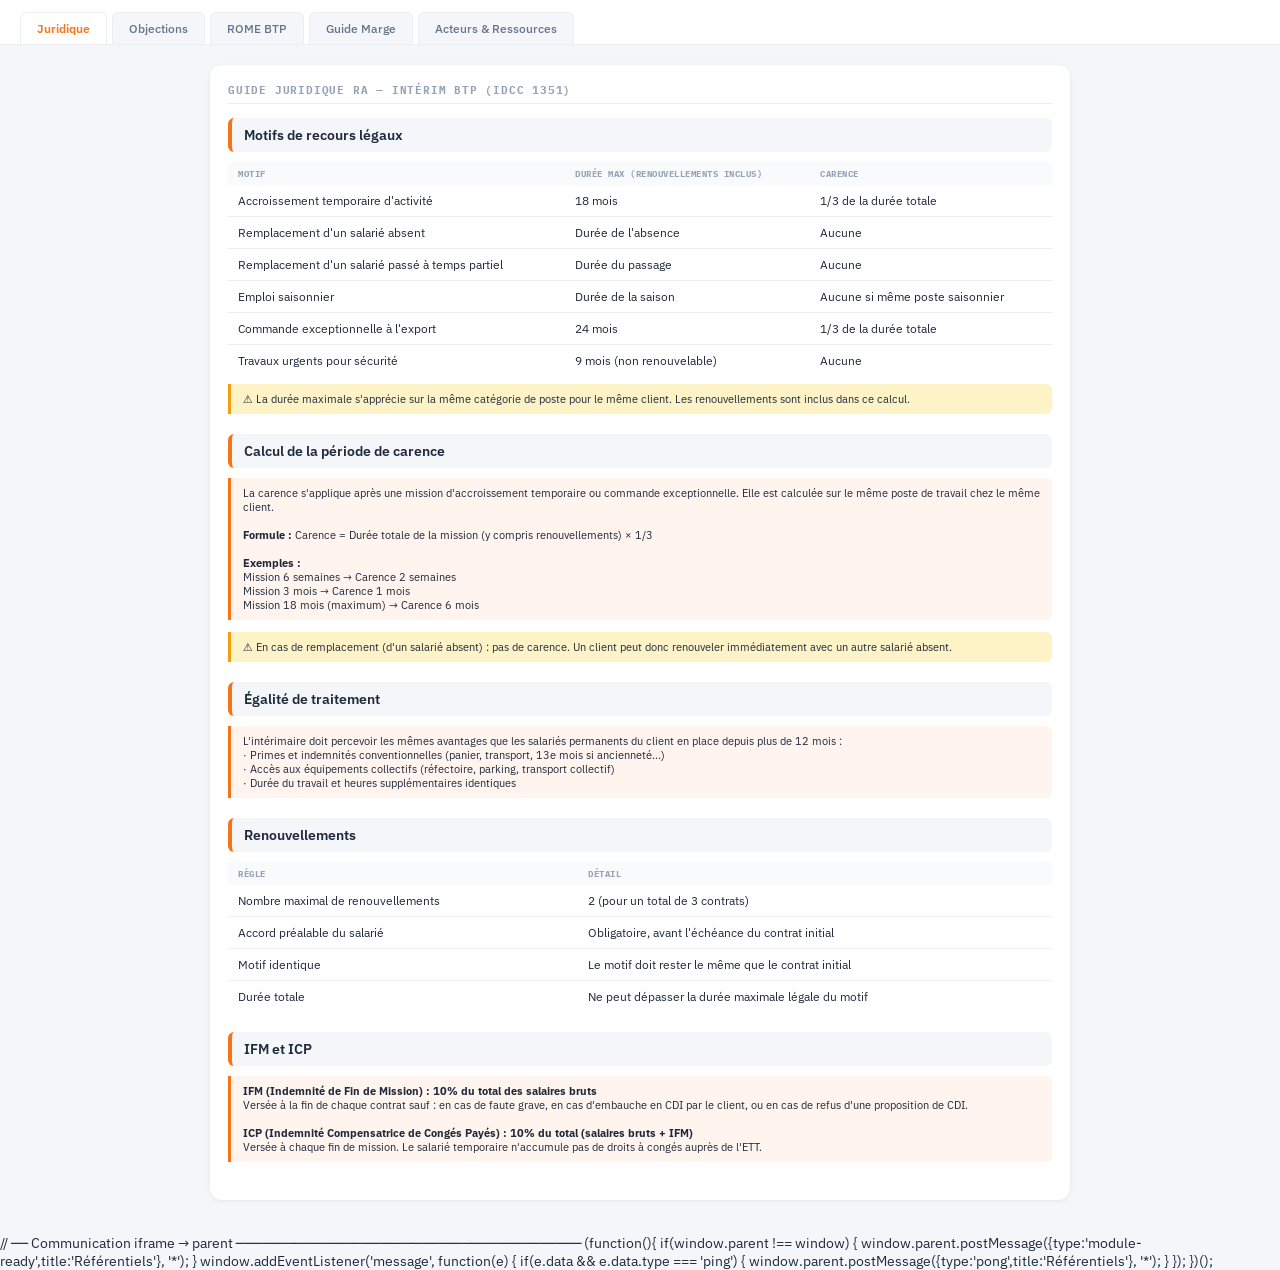
<file: refs_v2.html>
<!DOCTYPE html>
<html lang="fr">
<head>
<meta charset="UTF-8"/>
<meta name="viewport" content="width=device-width,initial-scale=1"/>
<title>JTIPilot — Référentiels</title>
<link rel="preconnect" href="https://fonts.googleapis.com"/>
<link rel="stylesheet" href="https://fonts.googleapis.com/css2?family=IBM+Plex+Sans:wght@400;500;600&family=IBM+Plex+Mono:wght@400;500&display=swap"/>
<style>
*{box-sizing:border-box;margin:0;padding:0;}
:root{--bg:#F4F6FA;--white:#fff;--border:#EDEEF2;--text:#1e293b;--text2:#334155;--muted:#94a3b8;--muted2:#64748b;--accent:#f97316;--green:#22c55e;--green2:#16a34a;--blue:#3b82f6;--amber:#f59e0b;--red:#ef4444;--purple:#a855f7;--sans:"IBM Plex Sans",system-ui,sans-serif;--mono:"IBM Plex Mono",monospace;--r:8px;--r-lg:12px;--top-h:54px;--shadow:0 1px 4px rgba(0,0,0,.07);}
html,body{height:100%;font-family:var(--sans);background:var(--bg);color:var(--text);font-size:14px;-webkit-font-smoothing:antialiased;}
button,input,select{font-family:var(--sans);font-size:14px;}
::-webkit-scrollbar{width:4px;}::-webkit-scrollbar-thumb{background:#CBD5E1;border-radius:2px;}
.topbar{position:fixed;top:0;left:0;right:0;height:var(--top-h);background:var(--white);border-bottom:1px solid var(--border);display:flex;align-items:center;padding:0 20px;gap:10px;z-index:100;}
.tb-back{padding:6px 12px;border-radius:6px;border:1px solid var(--border);background:var(--white);color:var(--muted2);cursor:pointer;font-size:12px;font-weight:500;}
.tb-back:hover{border-color:var(--accent);color:var(--accent);}
.tb-title{font-size:16px;font-weight:600;}
.btn-tab{padding:8px 16px;border-radius:6px 6px 0 0;cursor:pointer;border:1px solid var(--border);border-bottom:none;font-size:12px;font-weight:500;background:var(--bg);color:var(--muted2);margin-right:2px;}
.btn-tab.on{background:var(--white);color:var(--accent);font-weight:600;}
.main{padding-top:0;}
.tabs-bar{padding:12px 20px 0;background:var(--white);border-bottom:1px solid var(--border);}
.page{max-width:900px;margin:0 auto;padding:20px;}
.card{background:var(--white);border-radius:var(--r-lg);padding:18px;box-shadow:var(--shadow);margin-bottom:14px;}
.card-t{font-size:11px;font-weight:700;color:var(--muted);letter-spacing:.8px;text-transform:uppercase;font-family:var(--mono);margin-bottom:14px;padding-bottom:6px;border-bottom:1px solid var(--border);}
.tab-content{display:none;}
.tab-content.on{display:block;}
.jur-section{margin-bottom:20px;}
.jur-t{font-size:14px;font-weight:600;color:var(--text);margin-bottom:10px;padding:8px 12px;background:var(--bg);border-radius:6px;border-left:4px solid var(--accent);}
.jur-table{width:100%;border-collapse:collapse;font-size:12px;margin-bottom:8px;}
.jur-table th{padding:6px 10px;text-align:left;font-size:9px;font-weight:700;color:var(--muted);font-family:var(--mono);background:#F8FAFC;letter-spacing:.5px;text-transform:uppercase;}
.jur-table td{padding:8px 10px;border-bottom:1px solid var(--border);}
.jur-table tr:last-child td{border:none;}
.jur-note{background:#FFF4EE;border-left:3px solid var(--accent);padding:8px 12px;border-radius:0 6px 6px 0;font-size:11px;margin-bottom:12px;}
.jur-alert{background:#FEF3C7;border-left:3px solid var(--amber);padding:8px 12px;border-radius:0 6px 6px 0;font-size:11px;margin-bottom:12px;}
.obj-card{border:1px solid var(--border);border-radius:var(--r);padding:14px;margin-bottom:10px;cursor:pointer;transition:border-color .12s;}
.obj-card:hover{border-color:var(--accent);}
.obj-card.open{border-color:var(--accent);background:#FFF4EE;}
.obj-q{font-size:13px;font-weight:600;margin-bottom:0;}
.obj-r{font-size:12px;color:var(--text2);margin-top:8px;line-height:1.6;display:none;}
.obj-card.open .obj-r{display:block;}
.rome-card{border:1px solid var(--border);border-radius:var(--r);padding:12px;margin-bottom:8px;}
.rome-t{font-size:13px;font-weight:600;}
.rome-code{font-size:10px;font-family:var(--mono);color:var(--muted2);background:var(--bg);padding:2px 6px;border-radius:3px;}
.rome-items{display:flex;flex-wrap:wrap;gap:4px;margin-top:8px;}
.rome-item{font-size:10px;padding:3px 8px;border-radius:10px;background:var(--bg);color:var(--muted2);border:1px solid var(--border);}
.pedag-step{background:var(--white);border:1px solid var(--border);border-radius:var(--r-lg);padding:16px;margin-bottom:12px;position:relative;}
.pedag-num{position:absolute;top:-12px;left:16px;width:24px;height:24px;background:var(--accent);color:#fff;border-radius:50%;display:flex;align-items:center;justify-content:center;font-size:12px;font-weight:700;}
.pedag-t{font-size:14px;font-weight:600;margin-bottom:8px;margin-left:20px;}
.pedag-body{font-size:12px;color:var(--text2);line-height:1.7;}
.calc-row{display:flex;align-items:center;gap:8px;padding:6px 10px;border-radius:6px;background:var(--bg);margin:4px 0;font-family:var(--mono);font-size:12px;}
.calc-lbl{flex:1;color:var(--muted2);}
.calc-val{font-weight:700;color:var(--text);}
.calc-op{color:var(--muted);font-size:14px;}
.zone-pill{display:inline-block;padding:2px 8px;border-radius:10px;font-size:10px;font-weight:600;font-family:var(--mono);}
.zp-ok{background:#DCFCE7;color:#15803d;}
.zp-warn{background:#FEF3C7;color:#92400e;}
.zp-bad{background:#FEE2E2;color:#dc2626;}
.srch-inp{width:100%;padding:8px 12px;border:1px solid var(--border);border-radius:var(--r);font-size:13px;background:var(--bg);outline:none;margin-bottom:12px;}
.srch-inp:focus{border-color:var(--accent);}
</style>

<style>
:root{
  --bg:#F4F6FA;
  --white:#ffffff;
  --border:#EDEEF2;
  --border2:#D8DBE5;
  --text:#1e293b;
  --text2:#334155;
  --muted:#94a3b8;
  --muted2:#64748b;
  --accent:#f97316;
  --green:#22c55e;
  --green2:#16a34a;
  --blue:#3b82f6;
  --amber:#f59e0b;
  --red:#ef4444;
  --purple:#a855f7;
  --cyan:#06b6d4;
  --sans:"IBM Plex Sans",system-ui,sans-serif;
  --mono:"IBM Plex Mono",monospace;
  --nav-w:0px;
  --top-h:54px;
  --r:8px;
  --r-lg:12px;
  --shadow:0 1px 4px rgba(0,0,0,.07);
  --shadow-md:0 4px 16px rgba(0,0,0,.10);
}
.nav{
  position:fixed;top:0;left:0;bottom:0;
  width:var(--nav-w);
  background:var(--white);
  border-right:1px solid var(--border);
  display:flex;flex-direction:column;
  z-index:200;
  overflow-y:auto;
  overflow-x:hidden;
  transition:transform .25s cubic-bezier(.22,1,.36,1);
}
.nav-logo{
  height:var(--top-h);
  padding:0 18px;
  display:flex;align-items:center;
  border-bottom:1px solid var(--border);
  flex-shrink:0;
}
.nav-logo-text{
  font-size:17px;font-weight:600;
  color:var(--text);letter-spacing:-.3px;
}
.nav-logo-text em{color:var(--accent);font-style:normal;}
.nav-logo-sub{
  font-size:9px;color:var(--muted);
  font-family:var(--mono);letter-spacing:.4px;
  margin-left:8px;margin-top:1px;
}
.nav-section{
  font-size:9px;font-weight:600;
  color:var(--muted);letter-spacing:1.4px;
  text-transform:uppercase;
  padding:14px 18px 4px;
  flex-shrink:0;
}
.nav-item{
  display:flex;align-items:center;gap:10px;
  padding:9px 18px;
  cursor:pointer;
  border-right:3px solid transparent;
  transition:background .1s, color .1s;
  color:var(--muted2);
  font-size:12.5px;font-weight:400;
  user-select:none;
  flex-shrink:0;
  white-space:nowrap;
}
.nav-item:hover{background:#F8F9FB;color:var(--text);}
.nav-item.active{
  background:#FFF4EE;
  color:var(--accent);
  border-right-color:var(--accent);
  font-weight:500;
}
.nav-item.active .nav-dot{opacity:1;}
.nav-dot{
  width:8px;height:8px;
  border-radius:50%;
  flex-shrink:0;
  opacity:.6;
  transition:opacity .1s;
}
.nav-badge{
  margin-left:auto;
  font-size:9px;font-weight:600;
  font-family:var(--mono);
  padding:1px 6px;
  border-radius:10px;
  white-space:nowrap;
}
.nav-divider{
  height:1px;background:var(--border);
  margin:4px 18px;flex-shrink:0;
}
.nav-bottom{
  margin-top:auto;
  padding:12px 18px;
  border-top:1px solid var(--border);
  font-family:var(--mono);
  font-size:9px;color:var(--muted);
  flex-shrink:0;
}
.burger{
  display:none;
  width:36px;height:36px;
  background:var(--white);
  border:1px solid var(--border);
  border-radius:6px;
  align-items:center;justify-content:center;
  cursor:pointer;
  position:fixed;top:9px;left:12px;
  z-index:300;
  font-size:17px;color:var(--muted2);
}
.nav{
    transform:translateX(-224px);
    width:224px;
  }
.nav.open{transform:translateX(0);}
.burger{display:flex;}
.nav-backdrop{
  display:none;
  position:fixed;inset:0;
  background:rgba(0,0,0,.35);
  z-index:199;
}
.nav-backdrop.open{display:block;}

.nav-backdrop.open{display:block;}



</style>
</head>
<body>




</div>

<div class="main">
<div class="tabs-bar">
  <button class="btn-tab on" onclick="refTab('juridique',this)">Juridique</button>
  <button class="btn-tab" onclick="refTab('objections',this)">Objections</button>
  <button class="btn-tab" onclick="refTab('rome',this)">ROME BTP</button>
  <button class="btn-tab" onclick="refTab('marge-guide',this)">Guide Marge</button>
  <button class="btn-tab" onclick="refTab('acteurs',this)">Acteurs & Ressources</button>
</div>

<div class="page">

<!-- JURIDIQUE -->
<div class="tab-content on" id="tab-juridique">
  <div class="card">
    <div class="card-t">Guide Juridique RA — Intérim BTP (IDCC 1351)</div>

    <div class="jur-section">
      <div class="jur-t">Motifs de recours légaux</div>
      <table class="jur-table">
        <thead><tr><th>Motif</th><th>Durée max (renouvellements inclus)</th><th>Carence</th></tr></thead>
        <tbody>
          <tr><td>Accroissement temporaire d'activité</td><td>18 mois</td><td>1/3 de la durée totale</td></tr>
          <tr><td>Remplacement d'un salarié absent</td><td>Durée de l'absence</td><td>Aucune</td></tr>
          <tr><td>Remplacement d'un salarié passé à temps partiel</td><td>Durée du passage</td><td>Aucune</td></tr>
          <tr><td>Emploi saisonnier</td><td>Durée de la saison</td><td>Aucune si même poste saisonnier</td></tr>
          <tr><td>Commande exceptionnelle à l'export</td><td>24 mois</td><td>1/3 de la durée totale</td></tr>
          <tr><td>Travaux urgents pour sécurité</td><td>9 mois (non renouvelable)</td><td>Aucune</td></tr>
        </tbody>
      </table>
      <div class="jur-alert">⚠ La durée maximale s'apprécie sur la même catégorie de poste pour le même client. Les renouvellements sont inclus dans ce calcul.</div>
    </div>

    <div class="jur-section">
      <div class="jur-t">Calcul de la période de carence</div>
      <div class="jur-note">La carence s'applique après une mission d'accroissement temporaire ou commande exceptionnelle. Elle est calculée sur le même poste de travail chez le même client.<br><br>
        <strong>Formule :</strong> Carence = Durée totale de la mission (y compris renouvellements) × 1/3<br><br>
        <strong>Exemples :</strong><br>
        Mission 6 semaines → Carence 2 semaines<br>
        Mission 3 mois → Carence 1 mois<br>
        Mission 18 mois (maximum) → Carence 6 mois
      </div>
      <div class="jur-alert">⚠ En cas de remplacement (d'un salarié absent) : pas de carence. Un client peut donc renouveler immédiatement avec un autre salarié absent.</div>
    </div>

    <div class="jur-section">
      <div class="jur-t">Égalité de traitement</div>
      <div class="jur-note">L'intérimaire doit percevoir les mêmes avantages que les salariés permanents du client en place depuis plus de 12 mois :<br>
        · Primes et indemnités conventionnelles (panier, transport, 13e mois si ancienneté...)<br>
        · Accès aux équipements collectifs (réfectoire, parking, transport collectif)<br>
        · Durée du travail et heures supplémentaires identiques
      </div>
    </div>

    <div class="jur-section">
      <div class="jur-t">Renouvellements</div>
      <table class="jur-table">
        <thead><tr><th>Règle</th><th>Détail</th></tr></thead>
        <tbody>
          <tr><td>Nombre maximal de renouvellements</td><td>2 (pour un total de 3 contrats)</td></tr>
          <tr><td>Accord préalable du salarié</td><td>Obligatoire, avant l'échéance du contrat initial</td></tr>
          <tr><td>Motif identique</td><td>Le motif doit rester le même que le contrat initial</td></tr>
          <tr><td>Durée totale</td><td>Ne peut dépasser la durée maximale légale du motif</td></tr>
        </tbody>
      </table>
    </div>

    <div class="jur-section">
      <div class="jur-t">IFM et ICP</div>
      <div class="jur-note">
        <strong>IFM (Indemnité de Fin de Mission) : 10% du total des salaires bruts</strong><br>
        Versée à la fin de chaque contrat sauf : en cas de faute grave, en cas d'embauche en CDI par le client, ou en cas de refus d'une proposition de CDI.<br><br>
        <strong>ICP (Indemnité Compensatrice de Congés Payés) : 10% du total (salaires bruts + IFM)</strong><br>
        Versée à chaque fin de mission. Le salarié temporaire n'accumule pas de droits à congés auprès de l'ETT.
      </div>
    </div>
  </div>
</div>

<!-- OBJECTIONS -->
<div class="tab-content" id="tab-objections">
  <div class="card">
    <div class="card-t">Réponses aux objections commerciales — Intérim BTP</div>
    <input class="srch-inp" type="text" placeholder="Rechercher une objection…" oninput="objSearch(this.value)"/>
    <div id="obj-list"></div>
  </div>
</div>

<!-- ROME BTP -->
<div class="tab-content" id="tab-rome">
  <div class="card">
    <div class="card-t">Référentiel ROME BTP — Familles métiers</div>
    <input class="srch-inp" type="text" placeholder="Rechercher un métier, un code ROME…" oninput="romeSearch(this.value)"/>
    <div id="rome-list"></div>
  </div>
</div>

<!-- GUIDE MARGE -->
<div class="tab-content" id="tab-marge-guide">
  <div class="card">
    <div class="card-t">Comprendre la marge en intérim BTP — Guide du commercial</div>
    <div style="font-size:12px;color:var(--muted2);margin-bottom:16px;">Exemple basé sur un Plaquiste N3 à 15,50€/h TB, taux client 34€/h, 35h/semaine</div>

    <div class="pedag-step">
      <div class="pedag-num">1</div>
      <div class="pedag-t">Les 3 acteurs et les flux</div>
      <div class="pedag-body">
        <strong>L'intérimaire</strong> reçoit son salaire net<br>
        <strong>L'agence</strong> facture le client, paie l'intérimaire + charges + marge<br>
        <strong>Le client</strong> paie un taux horaire global (TC = Taux Client)
      </div>
    </div>

    <div class="pedag-step">
      <div class="pedag-num">2</div>
      <div class="pedag-t">Le Taux Brut (TB)</div>
      <div class="pedag-body">
        Salaire brut horaire négocié avec l'intérimaire. Lié à la qualification et au niveau (grille de salaires minima BTP).<br><br>
        <span style="font-family:var(--mono);background:var(--bg);padding:4px 8px;border-radius:4px;font-weight:700;">Exemple : Plaquiste N3 = 15,50€/h TB</span><br><br>
        Ne jamais descendre en dessous des minima conventionnels BTP.
      </div>
    </div>

    <div class="pedag-step">
      <div class="pedag-num">3</div>
      <div class="pedag-t">Le coût réel de l'intérimaire</div>
      <div class="pedag-body">
        <div class="calc-row"><span class="calc-lbl">Taux Brut</span><span class="calc-val">15,50€/h</span></div>
        <div class="calc-row"><span class="calc-lbl"><span class="calc-op">+</span> Charges patronales (43%)</span><span class="calc-val">+6,67€/h</span></div>
        <div class="calc-row"><span class="calc-lbl"><span class="calc-op">+</span> IFM 10% du TB</span><span class="calc-val">+1,55€/h</span></div>
        <div class="calc-row"><span class="calc-lbl"><span class="calc-op">+</span> ICP 10% de (TB+IFM)</span><span class="calc-val">+1,71€/h</span></div>
        <div class="calc-row" style="border-top:2px solid var(--accent);margin-top:4px;"><span class="calc-lbl" style="font-weight:700;">= Coût horaire de base</span><span class="calc-val" style="color:var(--red);font-size:14px;">25,43€/h</span></div>
        <div style="font-size:11px;color:var(--muted2);margin-top:8px;">+ Panier repas si applicable (plafonné 10,10€/j) + ITR selon zone (Z1→Z7)</div>
      </div>
    </div>

    <div class="pedag-step">
      <div class="pedag-num">4</div>
      <div class="pedag-t">Le Coefficient de facturation</div>
      <div class="pedag-body">
        <strong>Coefficient = TC ÷ TB</strong><br><br>
        <div class="calc-row"><span class="calc-lbl">Exemple : 34€ ÷ 15,50€</span><span class="calc-val">= ×2,19</span></div>
        <div style="margin-top:10px;display:flex;gap:6px;flex-wrap:wrap;">
          <span class="zone-pill zp-bad">&lt;2,05 = PERTE</span>
          <span class="zone-pill zp-warn">2,05→2,15 = Limite</span>
          <span class="zone-pill" style="background:#EFF6FF;color:#1d4ed8;">2,15→2,30 = Correct</span>
          <span class="zone-pill zp-ok">&gt;2,30 = Excellent</span>
        </div>
        <div style="margin-top:10px;font-size:11px;color:var(--muted2);">
          Pourquoi 2,05 minimum ? Parce que les charges + IFM + ICP représentent ~2,05× le TB minimum légal. En dessous = tu perds de l'argent sur chaque heure.
        </div>
      </div>
    </div>

    <div class="pedag-step">
      <div class="pedag-num">5</div>
      <div class="pedag-t">La Marge Brute</div>
      <div class="pedag-body">
        <div class="calc-row"><span class="calc-lbl">TC facturé</span><span class="calc-val">34,00€/h</span></div>
        <div class="calc-row"><span class="calc-lbl"><span class="calc-op">-</span> Coût réel</span><span class="calc-val">-25,43€/h</span></div>
        <div class="calc-row" style="border-top:2px solid var(--green);margin-top:4px;"><span class="calc-lbl" style="font-weight:700;">= Marge brute</span><span class="calc-val" style="color:var(--green2);font-size:14px;">8,57€/h (25,2%)</span></div>
        <div class="calc-row" style="margin-top:6px;"><span class="calc-lbl">Marge mensuelle (35h × 4,33 sem)</span><span class="calc-val" style="color:var(--green2);">~1 299€/mois/ETP</span></div>
      </div>
    </div>

    <div class="pedag-step">
      <div class="pedag-num">6</div>
      <div class="pedag-t">Du CA au RBE — Ce qui reste vraiment</div>
      <div class="pedag-body">
        <div class="calc-row"><span class="calc-lbl">CA mensuel (34€ × 151,67h)</span><span class="calc-val">5 157€</span></div>
        <div class="calc-row"><span class="calc-lbl"><span class="calc-op">-</span> Coût masse salariale</span><span class="calc-val">-3 858€</span></div>
        <div class="calc-row"><span class="calc-lbl">= Marge brute</span><span class="calc-val" style="color:var(--green2);">1 299€</span></div>
        <div class="calc-row" style="margin-top:6px;"><span class="calc-lbl">Frais fixes agence (exemple)</span><span class="calc-val">12 000€</span></div>
        <div class="calc-row" style="border-top:2px solid var(--accent);margin-top:4px;background:#FFF4EE;"><span class="calc-lbl" style="font-weight:700;">Seuil rentabilité</span><span class="calc-val" style="color:var(--accent);font-size:14px;">12 000 ÷ 1 299 = 9,2 ETP</span></div>
        <div style="margin-top:10px;padding:10px;background:var(--bg);border-radius:6px;font-size:12px;font-weight:600;color:var(--accent);">
          "Il te faut 10 intérimaires placés pour couvrir tes frais fixes — le 11e commence à te rapporter"
        </div>
      </div>
    </div>

    <div class="pedag-step">
      <div class="pedag-num">✓</div>
      <div class="pedag-t">Glossaire des termes clés</div>
      <div class="pedag-body">
        <table style="width:100%;border-collapse:collapse;font-size:11px;">
          <thead><tr style="background:var(--bg)"><th style="padding:5px;text-align:left;font-family:var(--mono);font-size:9px;font-weight:700;color:var(--muted);">TERME</th><th style="padding:5px;text-align:left;font-size:9px;font-weight:700;color:var(--muted);">DÉFINITION</th></tr></thead>
          <tbody>
            <tr><td style="padding:6px 5px;font-family:var(--mono);font-weight:700;border-bottom:1px solid var(--border);">TC</td><td style="padding:6px 5px;border-bottom:1px solid var(--border);">Taux Client — ce que paie le client par heure</td></tr>
            <tr><td style="padding:6px 5px;font-family:var(--mono);font-weight:700;border-bottom:1px solid var(--border);">TB</td><td style="padding:6px 5px;border-bottom:1px solid var(--border);">Taux Brut — salaire brut horaire de l'intérimaire</td></tr>
            <tr><td style="padding:6px 5px;font-family:var(--mono);font-weight:700;border-bottom:1px solid var(--border);">IFM</td><td style="padding:6px 5px;border-bottom:1px solid var(--border);">Indemnité de Fin de Mission — 10% du TB</td></tr>
            <tr><td style="padding:6px 5px;font-family:var(--mono);font-weight:700;border-bottom:1px solid var(--border);">ICP</td><td style="padding:6px 5px;border-bottom:1px solid var(--border);">Indemnité Compensatrice de Congés Payés — 10% de (TB+IFM)</td></tr>
            <tr><td style="padding:6px 5px;font-family:var(--mono);font-weight:700;border-bottom:1px solid var(--border);">Coefficient</td><td style="padding:6px 5px;border-bottom:1px solid var(--border);">TC ÷ TB — plancher légal BTP : ×2,05</td></tr>
            <tr><td style="padding:6px 5px;font-family:var(--mono);font-weight:700;border-bottom:1px solid var(--border);">Marge brute</td><td style="padding:6px 5px;border-bottom:1px solid var(--border);">TC - coût réel (charges + IFM + ICP)</td></tr>
            <tr><td style="padding:6px 5px;font-family:var(--mono);font-weight:700;border-bottom:1px solid var(--border);">ETP</td><td style="padding:6px 5px;border-bottom:1px solid var(--border);">Équivalent Temps Plein — 1 intérimaire à temps complet</td></tr>
            <tr><td style="padding:6px 5px;font-family:var(--mono);font-weight:700;border-bottom:1px solid var(--border);">RBE</td><td style="padding:6px 5px;border-bottom:1px solid var(--border);">Résultat Brut d'Exploitation = Marge brute - Frais fixes</td></tr>
            <tr><td style="padding:6px 5px;font-family:var(--mono);font-weight:700;border-bottom:1px solid var(--border);">ITR</td><td style="padding:6px 5px;border-bottom:1px solid var(--border);">Indemnité de Trajet — selon zone géographique, barème ACOSS</td></tr>
            <tr><td style="padding:6px 5px;font-family:var(--mono);font-weight:700;">DSO</td><td style="padding:6px 5px;">Days Sales Outstanding — délai moyen de paiement client</td></tr>
          </tbody>
        </table>
      </div>
    </div>
  </div>
</div>

<!-- ACTEURS -->
<div class="tab-content" id="tab-acteurs">
  <div class="card">
    <div class="card-t">Acteurs et ressources de l'intérim BTP</div>
    <div id="acteurs-list"></div>
  </div>
</div>

</div></div>

<script>
function refTab(tab,btn){
  document.querySelectorAll('.tab-content').forEach(function(el){ el.classList.remove('on'); });
  document.querySelectorAll('.btn-tab').forEach(function(el){ el.classList.remove('on'); });
  document.getElementById('tab-'+tab).classList.add('on');
  btn.classList.add('on');
  if(tab==='objections') objRender('');
  else if(tab==='rome') romeRender('');
  else if(tab==='acteurs') acteursRender();
}

// ── OBJECTIONS ────────────────────────────────────────────────────────────────
var OBJECTIONS = [
  {q:"Vos prix sont trop élevés",
   r:"C'est une réaction normale au premier regard. Mais votre coût réel c'est TC × heures travaillées, sans les charges patronales, sans la gestion RH, sans le risque prud'homal. Quand vous embauchez en CDI vous payez aussi les périodes creuses. Avec nous vous ne payez que les heures productives. Sur 12 mois la différence est souvent en votre faveur."},
  {q:"J'ai déjà un prestataire intérim",
   r:"Parfait — ça veut dire que vous avez l'habitude de travailler avec de l'intérim. Ma question c'est : est-ce qu'il répond toujours présent quand vous avez un besoin urgent ? On peut travailler à côté de votre prestataire actuel, sans exclusivité, et vous montrer la différence sur un besoin concret."},
  {q:"Je préfère embaucher en CDI",
   r:"C'est une bonne démarche pour fidéliser des profils. En attendant de trouver le bon candidat CDI, l'intérim vous permet de maintenir votre activité. Et parfois l'intérimaire qu'on vous propose devient votre meilleur CDI — vous pouvez l'embaucher directement après la mission."},
  {q:"Je n'ai pas de besoin pour l'instant",
   r:"Je comprends. Mon objectif ce n'est pas de vous vendre quelque chose aujourd'hui. C'est que vous ayez mon contact quand ça se présente. Les besoins BTP arrivent souvent vite — un chantier qui avance plus vite que prévu, un absent au dernier moment. Est-ce que je peux vous laisser mes coordonnées ?"},
  {q:"J'ai eu de mauvaises expériences avec l'intérim",
   r:"Je ne vais pas vous dire que tous les prestataires se valent — ce n'est pas vrai. Ma spécialité c'est le second œuvre qualifié en IDF. Je ne vous enverrai jamais un profil que je n'ai pas validé moi-même. Si ça ne convient pas dans les 24 premières heures, on trouve une solution immédiatement. C'est ça ma différence."},
  {q:"Vos profils ne sont pas assez qualifiés",
   r:"Quel niveau vous cherchez exactement ? N3 ? N4 avec habilitation spécifique ? Ma base compte des profils qualifiés que je source activement — pas uniquement des candidats qui se présentent. Si vous me donnez votre cahier des charges précis, je vous montre ce que j'ai sous la main."},
  {q:"Je passe directement par France Travail, c'est gratuit",
   r:"France Travail est un excellent outil pour la visibilité. Mais la sélection, la validation des compétences, la vérification des habilitations, la gestion administrative, la visite médicale — tout ça c'est votre charge si vous gérez directement. Nous c'est notre métier. Votre temps de dirigeant ou de conducteur de travaux est plus précieux que ça."},
  {q:"Le coefficient c'est trop élevé, je veux du 2",
   r:"À coeff 2,00 je ne couvre pas mes coûts — charges patronales, IFM, ICP, frais de fonctionnement. Je ne peux pas vous proposer un service de qualité à perte. Ce que je peux faire c'est optimiser le TB pour trouver un taux plancher qui vous convienne. Quel est votre budget TC maximum ?"},
  {q:"Je travaille avec une agence locale que je connais bien",
   r:"La confiance avec votre prestataire c'est précieux, je le comprends. Mon positionnement c'est la réactivité et la spécialisation second œuvre. Si votre agence actuelle ne trouve pas un profil, je peux être votre back-up. Pas de contrat d'exclusivité, juste un test sur un besoin concret."},
  {q:"Vous m'avez déjà envoyé quelqu'un qui n'est pas revenu le deuxième jour",
   r:"C'est le pire scénario et je ne vais pas le minimiser. Ce qui s'est passé ? [Écouter] Voilà ce que j'aurais fait différemment : [adapter selon le contexte]. Je ne peux pas effacer ce qui s'est passé mais je peux vous montrer comment je travaille aujourd'hui. Un essai sur un besoin non urgent ?"},
];

function objSearch(q){
  var filtered = q ? OBJECTIONS.filter(function(o){ return o.q.toLowerCase().indexOf(q.toLowerCase())>=0 || o.r.toLowerCase().indexOf(q.toLowerCase())>=0; }) : OBJECTIONS;
  var el=document.getElementById('obj-list');
  el.innerHTML=filtered.map(function(o,i){
    return '<div class="obj-card" id="obj-'+i+'" onclick="objToggle('+i+')">'
      +'<div class="obj-q">🗣 '+o.q+'</div>'
      +'<div class="obj-r">'+o.r+'</div>'
      +'</div>';
  }).join('');
}
function objRender(q){ objSearch(q); }
function objToggle(i){ var el=document.getElementById('obj-'+i); if(el) el.classList.toggle('open'); }

// ── ROME ─────────────────────────────────────────────────────────────────────
var ROME = [
  {code:'F1614',f:'Second œuvre',t:'Monteur en isolation thermique, acoustique et étanchéité',items:['Lecture de plans','Pose de laine de verre','Isolation thermique par l\'intérieur (ITI)','Isolation thermique par l\'extérieur (ITE)','Matériaux: laine minérale, PIR, PUR']},
  {code:'F1611',f:'Second œuvre',t:'Peintre en bâtiment',items:['Préparation des supports','Application peintures, vernis, enduits','Pose de papiers peints','Ravalement de façades','Travaux en hauteur']},
  {code:'F1612',f:'Second œuvre',t:'Plaquiste',items:['Cloisons en plaques de plâtre','Faux-plafonds','Doublages','Traçage et calepinage','Lecture de plans d\'exécution']},
  {code:'F1702',f:'Second œuvre',t:'Carreleur / Mosaïste',items:['Carrelage sol et mur','Pose de faïences','Chapes anhydrite','Pose de parquet','Ragréage']},
  {code:'F1611',f:'Second œuvre',t:'Façadier / Enduiseur',items:['Enduits projetés','Ravalement ITE','Isolation thermique par l\'extérieur','Bardages']},
  {code:'F1603',f:'Second œuvre',t:'Menuisier poseur',items:['Pose de fenêtres PVC/ALU/Bois','Pose de portes','Agencement intérieur','Lecture de plans','Calfeutrement']},
  {code:'F1604',f:'Gros œuvre',t:'Maçon / Coffreur-bancheur',items:['Maçonnerie traditionnelle','Coffrage bois et métal','Béton armé','Ferraillage','Décoffrage']},
  {code:'F1702',f:'Gros œuvre',t:'Charpentier bois',items:['Charpente traditionnelle','Charpente industrielle','Ossature bois','Lecture de plans','Levage et pose']},
  {code:'F1605',f:'CVC/Plomberie',t:'Plombier / Chauffagiste',items:['Plomberie sanitaire','Installation chauffage','Pose de chaudières gaz','VMC','Régulation']},
  {code:'F1606',f:'CVC/Plomberie',t:'Technicien CVC',items:['Climatisation / Réversible','Pompes à chaleur','Traitement d\'air','GTB/GTC','Maintenance préventive']},
  {code:'F1606',f:'Électricité',t:'Électricien CFO/CFA',items:['Câblage courants forts','Tableau électrique','Câblage courants faibles','Domotique','Éclairage']},
  {code:'F1201',f:'Encadrement',t:'Chef d\'équipe BTP',items:['Encadrement d\'une équipe 3-8 personnes','Lecture de plans','Organisation du chantier','Contrôle de qualité','Relations avec le client']},
];

function romeSearch(q){
  var filtered = q ? ROME.filter(function(r){ return r.t.toLowerCase().indexOf(q.toLowerCase())>=0||r.code.toLowerCase().indexOf(q.toLowerCase())>=0||r.f.toLowerCase().indexOf(q.toLowerCase())>=0; }) : ROME;
  var el=document.getElementById('rome-list'); if(!el) return;
  el.innerHTML=filtered.map(function(r){
    return '<div class="rome-card">'
      +'<div style="display:flex;align-items:center;gap:8px;margin-bottom:4px;">'
      +'<div class="rome-t">'+r.t+'</div>'
      +'<span class="rome-code">'+r.code+'</span>'
      +'<span style="font-size:10px;color:var(--muted2);background:var(--bg);padding:2px 6px;border-radius:3px;">'+r.f+'</span>'
      +'</div>'
      +'<div class="rome-items">'+r.items.map(function(i){ return '<span class="rome-item">'+i+'</span>'; }).join('')+'</div>'
      +'</div>';
  }).join('');
}
function romeRender(q){ romeSearch(q); }

// ── ACTEURS ───────────────────────────────────────────────────────────────────
var ACTEURS = [
  {t:'PRISM\'EMPLOI',sub:'Syndicat professionnel des ETT',desc:'Publie les statistiques trimestrielles de l\'intérim, les guides juridiques, les conventions collectives. Votre syndicat patronal.',url:'https://www.prismemploi.eu'},
  {t:'FASTT',sub:'Fonds d\'Action Sociale du Travail Temporaire',desc:'Droits des intérimaires : aides logement, micro-crédit, garde d\'enfants, complémentaire santé. Argument commercial : vos intérimaires ont accès à des services que les CDI n\'ont pas toujours.',url:'https://www.fastt.org'},
  {t:'CONSTRUCTYS',sub:'OPCO de la construction',desc:'Finance les formations des salariés des ETT travaillant pour le BTP. AFPR, POE, alternance, CPF. Votre interlocuteur pour toute demande de financement formation.',url:'https://www.constructys.fr'},
  {t:'OPPBTP',sub:'Organisme Professionnel de Prévention du BTP',desc:'Ressources sécurité BTP, guides de prévention, formations, plans de prévention types. Référence pour vos documents sécurité.',url:'https://www.oppbtp.fr'},
  {t:'Pro BTP',sub:'Institution de prévoyance et retraite BTP',desc:'Prévoyance et retraite complémentaire des salariés BTP. Vos intérimaires y sont affiliés.',url:'https://www.probtp.com'},
  {t:'CAPEB',sub:'Confédération Artisanale Petites Entreprises du Bâtiment',desc:'Réseau artisanal du bâtiment. Source de prospects TPE/PME. Adhérents potentiels dans votre zone.',url:'https://www.capeb.fr'},
  {t:'FFB',sub:'Fédération Française du Bâtiment',desc:'Fédère les entreprises du bâtiment. Répertoire des adhérents, publications sectorielles, événements régionaux.',url:'https://www.ffbatiment.fr'},
  {t:'France Travail',sub:'Ex Pôle Emploi — Service public de l\'emploi',desc:'CVthèque, offres d\'emploi, dispositifs AFPR et POE, Job Dating BTP. Partenaire clé pour le sourcing de candidats et les aides à l\'embauche.',url:'https://www.francetravail.fr'},
  {t:'Cap Emploi',sub:'Réseau CHEOPS — RQTH et handicap',desc:'Accompagnement des travailleurs handicapés (RQTH) vers l\'emploi. Source de candidats RQTH. Argument DOETH pour vos clients.',url:'https://www.capemploi.net'},
  {t:'Agefiph',sub:'Association de gestion du fonds pour l\'insertion des personnes handicapées',desc:'Aides à l\'embauche de salariés RQTH : aide à l\'adaptation du poste, aide à l\'insertion, subventions. Arguments commerciaux pour vos clients.',url:'https://www.agefiph.fr'},
];

function acteursRender(){
  var el=document.getElementById('acteurs-list'); if(!el) return;
  el.innerHTML=ACTEURS.map(function(a){
    return '<div style="border:1px solid var(--border);border-radius:var(--r);padding:12px;margin-bottom:8px;">'
      +'<div style="display:flex;align-items:center;gap:8px;margin-bottom:4px;">'
      +'<div style="font-size:13px;font-weight:600;">'+a.t+'</div>'
      +'<div style="font-size:10px;color:var(--muted2);background:var(--bg);padding:2px 8px;border-radius:10px;">'+a.sub+'</div>'
      +'</div>'
      +'<div style="font-size:12px;color:var(--text2);margin-bottom:6px;">'+a.desc+'</div>'
      +'<a href="'+a.url+'" target="_blank" style="font-size:10px;color:var(--accent);font-family:var(--mono);">'+a.url+' →</a>'
      +'</div>';
  }).join('');
}

objRender('');
romeRender('');
</script>

// ── Communication iframe → parent ─────────────────────────────────────────
(function(){
  if(window.parent !== window) {
    window.parent.postMessage({type:'module-ready',title:'Référentiels'}, '*');
  }
  window.addEventListener('message', function(e) {
    if(e.data && e.data.type === 'ping') {
      window.parent.postMessage({type:'pong',title:'Référentiels'}, '*');
    }
  });
})();

</body>
</html>
</file>
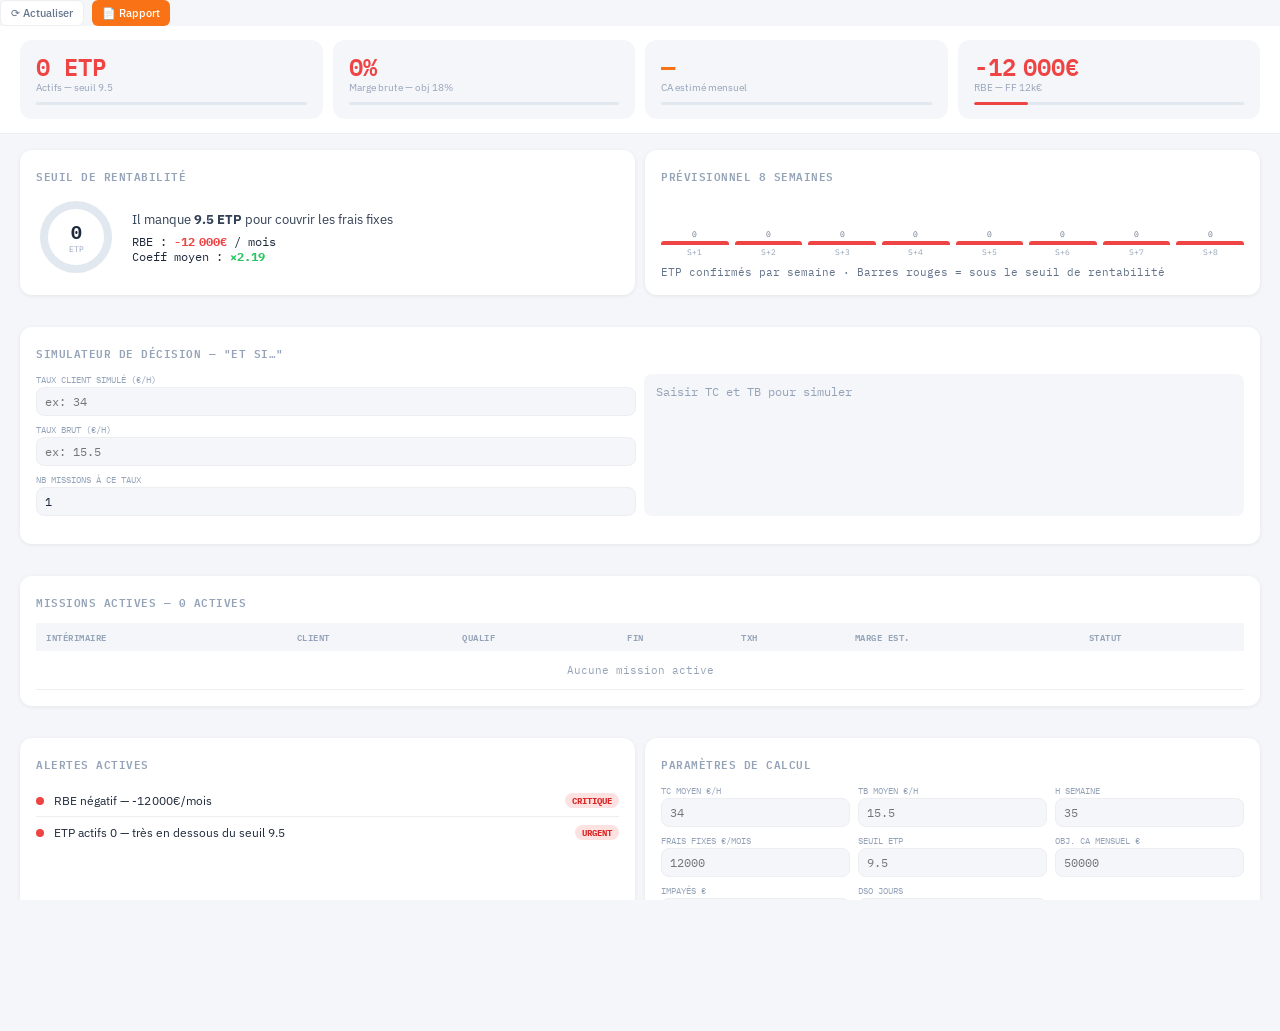
<file: tdb_v2.html>
<!DOCTYPE html>
<html lang="fr">
<head>
<meta charset="UTF-8"/>
<meta name="viewport" content="width=device-width,initial-scale=1"/>
<title>JTIPilot — Tableau de Bord</title>
<link rel="preconnect" href="https://fonts.googleapis.com"/>
<link rel="stylesheet" href="https://fonts.googleapis.com/css2?family=IBM+Plex+Sans:wght@400;500;600&family=IBM+Plex+Mono:wght@400;500&display=swap"/>
<style>
*{box-sizing:border-box;margin:0;padding:0;}
:root{
  --bg:#F4F6FA;--white:#fff;--border:#EDEEF2;--text:#1e293b;--text2:#334155;
  --muted:#94a3b8;--muted2:#64748b;--accent:#f97316;--green:#22c55e;
  --green2:#16a34a;--blue:#3b82f6;--amber:#f59e0b;--red:#ef4444;
  --purple:#a855f7;--cyan:#06b6d4;
  --sans:"IBM Plex Sans",system-ui,sans-serif;--mono:"IBM Plex Mono",monospace;
  --r:8px;--r-lg:12px;--top-h:54px;--shadow:0 1px 4px rgba(0,0,0,.07);
}
html,body{height:100%;font-family:var(--sans);background:var(--bg);color:var(--text);font-size:14px;overflow-x:hidden;-webkit-font-smoothing:antialiased;}
button,input,select{font-family:var(--sans);font-size:14px;}
::-webkit-scrollbar{width:4px;}
::-webkit-scrollbar-thumb{background:#CBD5E1;border-radius:2px;}
.topbar-gone{background:var(--white);border-bottom:1px solid var(--border);display:flex;align-items:center;padding:0 20px;gap:10px;z-index:100;}
.tb-back{padding:6px 12px;border-radius:6px;border:1px solid var(--border);background:var(--white);color:var(--muted2);cursor:pointer;font-size:12px;font-weight:500;}
.tb-back:hover{border-color:var(--accent);color:var(--accent);}
.tb-title{font-size:16px;font-weight:600;}
.btn{padding:7px 14px;border-radius:6px;cursor:pointer;border:none;font-size:12px;font-weight:500;}
.btn-primary{background:var(--accent);color:#fff;}
.btn-ghost{background:var(--white);border:1px solid var(--border);color:var(--muted2);}
.btn-sm{padding:5px 10px;font-size:11px;}
.main{padding-top:0;}
.section{padding:16px 20px;}
.sec-title{font-size:11px;font-weight:700;color:var(--muted);letter-spacing:1px;text-transform:uppercase;font-family:var(--mono);margin-bottom:10px;}

/* KPI strip grand */
.kpi-big{display:grid;grid-template-columns:repeat(4,1fr);gap:10px;padding:14px 20px;background:var(--white);border-bottom:1px solid var(--border);}
.kpi-c{background:var(--bg);border-radius:var(--r-lg);padding:14px 16px;cursor:pointer;transition:box-shadow .12s;}
.kpi-c:hover{box-shadow:var(--shadow);}
.kpi-n{font-size:24px;font-weight:600;font-family:var(--mono);line-height:1;}
.kpi-l{font-size:10px;color:var(--muted);margin-top:3px;}
.kpi-bar{height:3px;background:#E2E8F0;border-radius:2px;margin-top:8px;overflow:hidden;}
.kpi-bar-fill{height:100%;border-radius:2px;transition:width .5s cubic-bezier(.22,1,.36,1);}
.kpi-sub{font-size:10px;font-family:var(--mono);margin-top:4px;}

/* Grille 2 colonnes */
.grid2{display:grid;grid-template-columns:1fr 1fr;gap:10px;}
.grid3{display:grid;grid-template-columns:1fr 1fr 1fr;gap:10px;}
.card{background:var(--white);border-radius:var(--r-lg);padding:16px;box-shadow:var(--shadow);}
.card-t{font-size:11px;font-weight:600;color:var(--muted);letter-spacing:.5px;text-transform:uppercase;font-family:var(--mono);margin-bottom:12px;}

/* Seuil ring */
.ring-wrap{display:flex;align-items:center;gap:16px;}
.ring{position:relative;width:80px;height:80px;flex-shrink:0;}
.ring svg{transform:rotate(-90deg);}
.ring-num{position:absolute;inset:0;display:flex;flex-direction:column;align-items:center;justify-content:center;font-family:var(--mono);}
.ring-n{font-size:18px;font-weight:700;}
.ring-s{font-size:8px;color:var(--muted);}

/* Prévisionnel */
.prev-week{display:flex;gap:6px;align-items:flex-end;height:60px;margin:8px 0;}
.pw-bar-wrap{flex:1;display:flex;flex-direction:column;align-items:center;gap:2px;}
.pw-bar{width:100%;border-radius:3px 3px 0 0;min-height:4px;transition:height .4s;}
.pw-label{font-size:8px;color:var(--muted);font-family:var(--mono);text-align:center;}
.pw-val{font-size:8px;color:var(--muted2);font-family:var(--mono);}

/* Alertes */
.alert-row{display:flex;align-items:center;gap:10px;padding:8px 0;border-bottom:1px solid var(--border);}
.alert-row:last-child{border:none;}
.alert-dot{width:8px;height:8px;border-radius:50%;flex-shrink:0;}
.alert-txt{flex:1;font-size:12px;}
.alert-badge{font-size:9px;font-weight:700;padding:2px 7px;border-radius:10px;font-family:var(--mono);}
.ab-red{background:#FEE2E2;color:#dc2626;}
.ab-amber{background:#FEF3C7;color:#92400e;}
.ab-green{background:#DCFCE7;color:#15803d;}

/* Config paramètres */
.cfg-grid{display:grid;grid-template-columns:1fr 1fr 1fr;gap:8px;}
.cfg-f{display:flex;flex-direction:column;gap:2px;}
.cfg-f label{font-size:9px;color:var(--muted);font-family:var(--mono);text-transform:uppercase;}
.cfg-f input{padding:6px 8px;border:1px solid var(--border);border-radius:var(--r);font-size:12px;font-family:var(--mono);background:var(--bg);color:var(--text);width:100%;}
.cfg-f input:focus{border-color:var(--accent);outline:none;}

/* Simulateur */
.sim-grid{display:grid;grid-template-columns:1fr 1fr;gap:8px;margin-bottom:12px;}
.sim-res{background:var(--bg);border-radius:var(--r);padding:10px 12px;font-family:var(--mono);font-size:12px;}
.sim-row{display:flex;justify-content:space-between;padding:3px 0;border-bottom:1px solid var(--border);}
.sim-row:last-child{border:none;font-weight:600;}
.sim-ok{color:var(--green2);}
.sim-bad{color:var(--red);}

/* Missions tableau */
.mis-table{width:100%;border-collapse:collapse;font-size:12px;}
.mis-table th{padding:6px 10px;text-align:left;font-size:9px;font-weight:600;color:var(--muted);font-family:var(--mono);background:var(--bg);letter-spacing:.5px;text-transform:uppercase;}
.mis-table td{padding:7px 10px;border-bottom:1px solid var(--border);}
.sb{display:inline-block;padding:3px 8px;border-radius:5px;font-size:10px;font-weight:600;color:#fff;font-family:var(--mono);}
.sb-green{background:var(--green);}
.sb-amber{background:var(--amber);}
.sb-red{background:var(--red);}
.sb-blue{background:var(--blue);}
.sb-gray{background:var(--muted);}

/* Rapport */
.rapport-section{border:1px solid var(--border);border-radius:var(--r-lg);overflow:hidden;}
.rapport-hd{background:#1F4E79;color:#fff;padding:12px 16px;font-weight:600;}
.rapport-body{padding:14px 16px;}
.rapport-row{display:flex;justify-content:space-between;padding:5px 0;border-bottom:1px solid var(--border);font-size:12px;}
.rapport-row:last-child{border:none;}
.rr-lbl{color:var(--muted2);}
.rr-val{font-weight:600;font-family:var(--mono);}

@media(max-width:768px){
  .kpi-big{grid-template-columns:1fr 1fr;}
  .grid2,.grid3{grid-template-columns:1fr;}
  .cfg-grid{grid-template-columns:1fr 1fr;}
}
</style>

<style>
:root{
  --bg:#F4F6FA;
  --white:#ffffff;
  --border:#EDEEF2;
  --border2:#D8DBE5;
  --text:#1e293b;
  --text2:#334155;
  --muted:#94a3b8;
  --muted2:#64748b;
  --accent:#f97316;
  --green:#22c55e;
  --green2:#16a34a;
  --blue:#3b82f6;
  --amber:#f59e0b;
  --red:#ef4444;
  --purple:#a855f7;
  --cyan:#06b6d4;
  --sans:"IBM Plex Sans",system-ui,sans-serif;
  --mono:"IBM Plex Mono",monospace;
  --nav-w:0px;
  --top-h:54px;
  --r:8px;
  --r-lg:12px;
  --shadow:0 1px 4px rgba(0,0,0,.07);
  --shadow-md:0 4px 16px rgba(0,0,0,.10);
}
.nav{
  position:fixed;top:0;left:0;bottom:0;
  width:var(--nav-w);
  background:var(--white);
  border-right:1px solid var(--border);
  display:flex;flex-direction:column;
  z-index:200;
  overflow-y:auto;
  overflow-x:hidden;
  transition:transform .25s cubic-bezier(.22,1,.36,1);
}
.nav-logo{
  height:var(--top-h);
  padding:0 18px;
  display:flex;align-items:center;
  border-bottom:1px solid var(--border);
  flex-shrink:0;
}
.nav-logo-text{
  font-size:17px;font-weight:600;
  color:var(--text);letter-spacing:-.3px;
}
.nav-logo-text em{color:var(--accent);font-style:normal;}
.nav-logo-sub{
  font-size:9px;color:var(--muted);
  font-family:var(--mono);letter-spacing:.4px;
  margin-left:8px;margin-top:1px;
}
.nav-section{
  font-size:9px;font-weight:600;
  color:var(--muted);letter-spacing:1.4px;
  text-transform:uppercase;
  padding:14px 18px 4px;
  flex-shrink:0;
}
.nav-item{
  display:flex;align-items:center;gap:10px;
  padding:9px 18px;
  cursor:pointer;
  border-right:3px solid transparent;
  transition:background .1s, color .1s;
  color:var(--muted2);
  font-size:12.5px;font-weight:400;
  user-select:none;
  flex-shrink:0;
  white-space:nowrap;
}
.nav-item:hover{background:#F8F9FB;color:var(--text);}
.nav-item.active{
  background:#FFF4EE;
  color:var(--accent);
  border-right-color:var(--accent);
  font-weight:500;
}
.nav-item.active .nav-dot{opacity:1;}
.nav-dot{
  width:8px;height:8px;
  border-radius:50%;
  flex-shrink:0;
  opacity:.6;
  transition:opacity .1s;
}
.nav-badge{
  margin-left:auto;
  font-size:9px;font-weight:600;
  font-family:var(--mono);
  padding:1px 6px;
  border-radius:10px;
  white-space:nowrap;
}
.nav-divider{
  height:1px;background:var(--border);
  margin:4px 18px;flex-shrink:0;
}
.nav-bottom{
  margin-top:auto;
  padding:12px 18px;
  border-top:1px solid var(--border);
  font-family:var(--mono);
  font-size:9px;color:var(--muted);
  flex-shrink:0;
}
.burger{
  display:none;
  width:36px;height:36px;
  background:var(--white);
  border:1px solid var(--border);
  border-radius:6px;
  align-items:center;justify-content:center;
  cursor:pointer;
  position:fixed;top:9px;left:12px;
  z-index:300;
  font-size:17px;color:var(--muted2);
}
.nav{
    transform:translateX(-224px);
    width:224px;
  }
.nav.open{transform:translateX(0);}
.burger{display:flex;}
.nav-backdrop{
  display:none;
  position:fixed;inset:0;
  background:rgba(0,0,0,.35);
  z-index:199;
}
.nav-backdrop.open{display:block;}

.nav-backdrop.open{display:block;}



</style>
</head>
<body>




  <div style="margin-left:auto;display:flex;gap:8px;">
    <button class="btn btn-ghost btn-sm" onclick="tdbRefresh()">⟳ Actualiser</button>
    <button class="btn btn-primary btn-sm" onclick="genRapport()">📄 Rapport</button>
  </div>
</div>

<div class="main">
  <!-- KPI STRIP -->
  <div class="kpi-big" id="kpi-big"></div>

  <div class="section">
    <div class="grid2">
      <!-- SEUIL DE RENTABILITÉ -->
      <div class="card">
        <div class="card-t">Seuil de rentabilité</div>
        <div class="ring-wrap">
          <div class="ring" id="ring-wrap">
            <svg width="80" height="80" viewBox="0 0 80 80">
              <circle cx="40" cy="40" r="32" fill="none" stroke="#E2E8F0" stroke-width="8"/>
              <circle id="ring-arc" cx="40" cy="40" r="32" fill="none" stroke="var(--green)" stroke-width="8" stroke-linecap="round" stroke-dasharray="201" stroke-dashoffset="201"/>
            </svg>
            <div class="ring-num"><span class="ring-n" id="ring-n">0</span><span class="ring-s" id="ring-s">ETP</span></div>
          </div>
          <div style="flex:1">
            <div id="seuil-txt" style="font-size:13px;color:var(--text2)"></div>
            <div id="seuil-rbe" style="font-size:12px;font-family:var(--mono);margin-top:6px"></div>
          </div>
        </div>
      </div>

      <!-- PRÉVISIONNEL 8 SEMAINES -->
      <div class="card">
        <div class="card-t">Prévisionnel 8 semaines</div>
        <div class="prev-week" id="prev-week"></div>
        <div id="prev-txt" style="font-size:11px;color:var(--muted2);font-family:var(--mono)"></div>
      </div>
    </div>
  </div>

  <!-- SIMULATEUR ET SI -->
  <div class="section">
    <div class="card">
      <div class="card-t">Simulateur de décision — "Et si…"</div>
      <div class="sim-grid">
        <div style="display:flex;flex-direction:column;gap:8px;">
          <div class="cfg-f"><label>Taux client simulé (€/h)</label><input type="number" id="sim-tc" step="0.5" placeholder="ex: 34" oninput="simCalc()"/></div>
          <div class="cfg-f"><label>Taux brut (€/h)</label><input type="number" id="sim-tb" step="0.5" placeholder="ex: 15.5" oninput="simCalc()"/></div>
          <div class="cfg-f"><label>Nb missions à ce taux</label><input type="number" id="sim-nb" value="1" min="1" oninput="simCalc()"/></div>
        </div>
        <div class="sim-res" id="sim-res"><span style="color:var(--muted)">Saisir TC et TB pour simuler</span></div>
      </div>
    </div>
  </div>

  <!-- MISSIONS ACTIVES -->
  <div class="section">
    <div class="card">
      <div class="card-t">Missions actives — <span id="mis-cnt"></span></div>
      <table class="mis-table">
        <thead><tr><th>Intérimaire</th><th>Client</th><th>Qualif</th><th>Fin</th><th>TXH</th><th>Marge est.</th><th>Statut</th></tr></thead>
        <tbody id="mis-tbody"></tbody>
      </table>
    </div>
  </div>

  <!-- ALERTES -->
  <div class="section">
    <div class="grid2">
      <div class="card">
        <div class="card-t">Alertes actives</div>
        <div id="alertes-list"></div>
      </div>
      <!-- PARAMÈTRES CONFIG -->
      <div class="card">
        <div class="card-t">Paramètres de calcul</div>
        <div class="cfg-grid">
          <div class="cfg-f"><label>TC moyen €/h</label><input type="number" id="cfg-tc" step="0.5" oninput="cfgSave()" placeholder="34"/></div>
          <div class="cfg-f"><label>TB moyen €/h</label><input type="number" id="cfg-tb" step="0.5" oninput="cfgSave()" placeholder="15.5"/></div>
          <div class="cfg-f"><label>H semaine</label><input type="number" id="cfg-h" oninput="cfgSave()" placeholder="35"/></div>
          <div class="cfg-f"><label>Frais fixes €/mois</label><input type="number" id="cfg-ff" oninput="cfgSave()" placeholder="12000"/></div>
          <div class="cfg-f"><label>Seuil ETP</label><input type="number" id="cfg-seuil-etp" step="0.5" oninput="cfgSave()" placeholder="9.5"/></div>
          <div class="cfg-f"><label>Obj. CA mensuel €</label><input type="number" id="cfg-obj-ca" oninput="cfgSave()" placeholder="50000"/></div>
          <div class="cfg-f"><label>Impayés €</label><input type="number" id="cfg-impaye" oninput="cfgSave()" placeholder="0"/></div>
          <div class="cfg-f"><label>DSO jours</label><input type="number" id="cfg-dso" oninput="cfgSave()" placeholder="0"/></div>
        </div>
        <button class="btn btn-primary btn-sm" style="margin-top:12px;width:100%" onclick="tdbRefresh()">Recalculer</button>
      </div>
    </div>
  </div>

  <!-- RAPPORT HEBDO -->
  <div class="section" id="rapport-section" style="display:none">
    <div class="rapport-section">
      <div class="rapport-hd" id="rapport-hd">Rapport hebdomadaire</div>
      <div class="rapport-body" id="rapport-body"></div>
    </div>
    <div style="margin-top:10px;display:flex;gap:8px;">
      <button class="btn btn-ghost btn-sm" onclick="document.getElementById('rapport-section').style.display='none'">Fermer</button>
      <button class="btn btn-primary btn-sm" onclick="window.print()">Imprimer</button>
    </div>
  </div>
</div>

<script>
// ═══════════════════════════════════════════════════════
// DONNÉES
// ═══════════════════════════════════════════════════════
var crmDB=[], candsDB=[], cfg={};

function loadData(){
  try{ crmDB  = JSON.parse(localStorage.getItem('crm_btp_db')||'[]'); }catch(e){ crmDB=[]; }
  try{ candsDB = JSON.parse(localStorage.getItem('cands_btp_v2')||'[]'); }catch(e){ candsDB=[]; }
  try{ cfg    = JSON.parse(localStorage.getItem('tdb_cfg')||'{}'); }catch(e){ cfg={}; }
  // Charger cfg dans les inputs
  ['tc','tb','h','ff','seuil-etp','obj-ca','impaye','dso'].forEach(function(k){
    var el=document.getElementById('cfg-'+k);
    if(el&&cfg[k]) el.value=cfg[k];
  });
}

function cfgSave(){
  ['tc','tb','h','ff','seuil-etp','obj-ca','impaye','dso'].forEach(function(k){
    var el=document.getElementById('cfg-'+k);
    if(el) cfg[k]=parseFloat(el.value)||0;
  });
  localStorage.setItem('tdb_cfg',JSON.stringify(cfg));
}

function today(){ return new Date().toISOString().slice(0,10); }
function fmt(d){ if(!d) return '—'; var p=d.split('-'); return p[2]+'/'+p[1]+'/'+p[0].slice(2); }
function esc(s){ return String(s||'').replace(/&/g,'&amp;').replace(/</g,'&lt;').replace(/>/g,'&gt;'); }
function fmtK(n){ if(!n) return '—'; n=Math.round(n); return n>=10000?Math.round(n/100)/10+'k€':n.toLocaleString('fr-FR')+'€'; }
function daysLeft(d){ if(!d) return null; return Math.round((new Date(d)-new Date(today()))/86400000); }

// ── CALCUL PRINCIPAL ─────────────────────────────────────────────────────────
function tdbCalc(){
  var tc    = parseFloat((document.getElementById('cfg-tc')||{}).value)||cfg.tc||34;
  var tb    = parseFloat((document.getElementById('cfg-tb')||{}).value)||cfg.tb||15.5;
  var h     = parseFloat((document.getElementById('cfg-h')||{}).value)||cfg.h||35;
  var ff    = parseFloat((document.getElementById('cfg-ff')||{}).value)||cfg.ff||12000;
  var seuil = parseFloat((document.getElementById('cfg-seuil-etp')||{}).value)||cfg['seuil-etp']||9.5;
  var objCA = parseFloat((document.getElementById('cfg-obj-ca')||{}).value)||cfg['obj-ca']||50000;
  var impaye= parseFloat((document.getElementById('cfg-impaye')||{}).value)||cfg.impaye||0;
  var dso   = parseFloat((document.getElementById('cfg-dso')||{}).value)||cfg.dso||0;

  var hMois = h * 47 / 12;

  // ETP actifs depuis candidats en mission
  var enMission = candsDB.filter(function(c){ return c.dispo==='mission'; });
  var nETP = enMission.length;

  // Calcul marge BTP
  var sbBase = nETP * hMois * tb;
  var ifm    = sbBase * 0.10;
  var icp    = (sbBase+ifm) * 0.10;
  var ms     = (sbBase+ifm+icp) * 1.43;
  var ca     = nETP * hMois * tc;
  var mb     = ca - ms;
  var mbPct  = ca > 0 ? Math.round(mb/ca*1000)/10 : 0;
  var rbe    = mb - ff;
  var coeff  = tb > 0 ? Math.round(tc/tb*100)/100 : 0;

  // Seuil
  var margUnit = (hMois * tc) - (hMois * tb * 1.43 * 1.2);
  var seuilCalc = ff > 0 && margUnit > 0 ? ff / margUnit : seuil;

  return {tc,tb,h,ff,seuil,objCA,impaye,dso,hMois,nETP,ca,mb,mbPct,rbe,coeff,seuilCalc,enMission};
}

// ── KPI BIG ───────────────────────────────────────────────────────────────────
function tdbRenderKPI(d){
  var kpis=[
    {n:d.nETP+' ETP',l:'Actifs — seuil '+(d.seuil||d.seuilCalc.toFixed(1)),c:d.nETP>=d.seuil?'var(--green)':d.nETP>=d.seuil*0.7?'var(--amber)':'var(--red)',pct:Math.min(100,Math.round(d.nETP/(d.seuil||1)*100))},
    {n:d.mbPct+'%',l:'Marge brute — obj 18%',c:d.mbPct>=18?'var(--green)':d.mbPct>=12?'var(--blue)':'var(--red)',pct:Math.min(100,Math.round(d.mbPct/18*100))},
    {n:fmtK(d.ca),l:'CA estimé mensuel',c:'var(--accent)',pct:d.objCA>0?Math.min(100,Math.round(d.ca/d.objCA*100)):70},
    {n:(d.rbe>=0?'+':'')+fmtK(d.rbe),l:'RBE — FF '+fmtK(d.ff),c:d.rbe>0?'var(--purple)':'var(--red)',pct:d.rbe>0?Math.min(100,Math.round(d.rbe/d.ff*50)+50):20},
  ];
  var el=document.getElementById('kpi-big'); if(!el) return;
  el.innerHTML=kpis.map(function(k){
    return '<div class="kpi-c">'
      +'<div class="kpi-n" style="color:'+k.c+'">'+k.n+'</div>'
      +'<div class="kpi-l">'+k.l+'</div>'
      +'<div class="kpi-bar"><div class="kpi-bar-fill" style="width:'+k.pct+'%;background:'+k.c+'"></div></div>'
      +'</div>';
  }).join('');
}

// ── RING SEUIL ────────────────────────────────────────────────────────────────
function tdbRenderRing(d){
  var pct = d.seuil>0 ? Math.min(100,Math.round(d.nETP/d.seuil*100)) : 0;
  var circ = 201;
  var offset = circ - (circ * pct / 100);
  var arc = document.getElementById('ring-arc');
  if(arc){
    var col = pct>=100?'var(--green)':pct>=70?'var(--amber)':'var(--red)';
    arc.style.stroke = col;
    arc.style.strokeDashoffset = offset;
  }
  var rn = document.getElementById('ring-n'); if(rn) rn.textContent=d.nETP;
  var rs = document.getElementById('ring-s'); if(rs) rs.style.color=pct>=100?'var(--green)':'var(--muted)';

  var manque = Math.max(0, d.seuil - d.nETP);
  var stxt = document.getElementById('seuil-txt');
  if(stxt) stxt.innerHTML = pct>=100
    ? '<span style="color:var(--green);font-weight:600">✓ Seuil atteint</span>'
    : 'Il manque <strong>'+manque.toFixed(1)+' ETP</strong> pour couvrir les frais fixes';

  var srbe = document.getElementById('seuil-rbe');
  if(srbe) srbe.innerHTML = 'RBE : <strong style="color:'+(d.rbe>=0?'var(--green)':'var(--red)')+'">'+fmtK(d.rbe)+'</strong> / mois'
    + '<br>Coeff moyen : <strong style="color:'+(d.coeff>=2.15?'var(--green)':d.coeff>=2.05?'var(--amber)':'var(--red)')+'">×'+d.coeff+'</strong>';
}

// ── PRÉVISIONNEL ──────────────────────────────────────────────────────────────
function tdbRenderPrev(d){
  var el=document.getElementById('prev-week'); if(!el) return;
  // 8 semaines glissantes
  var weeks=[];
  for(var i=0;i<8;i++){
    var fin_date = new Date(); fin_date.setDate(fin_date.getDate()+i*7);
    var fs = fin_date.toISOString().slice(0,10);
    var label='S+'+(i+1);
    var etp=candsDB.filter(function(c){ return c.dispo==='mission' && c.mission && c.mission.date_fin && c.mission.date_fin>=fs; }).length;
    var mb_w = etp * d.hMois/4.33 * d.tc - etp * d.hMois/4.33 * d.tb * 1.43 * 1.2;
    weeks.push({label:label,etp:etp,mb:Math.max(0,mb_w)});
  }
  var maxMb = Math.max.apply(null,weeks.map(function(w){ return w.mb; }))||1;
  el.innerHTML=weeks.map(function(w){
    var h=Math.max(4,Math.round(w.mb/maxMb*50));
    var col=w.etp>=d.seuil?'var(--green)':w.etp>=d.seuil*0.7?'var(--amber)':'var(--red)';
    return '<div class="pw-bar-wrap">'
      +'<div class="pw-val">'+w.etp+'</div>'
      +'<div class="pw-bar" style="height:'+h+'px;background:'+col+'"></div>'
      +'<div class="pw-label">'+w.label+'</div>'
      +'</div>';
  }).join('');
  var txt=document.getElementById('prev-txt');
  if(txt) txt.textContent='ETP confirmés par semaine · Barres rouges = sous le seuil de rentabilité';
}

// ── MISSIONS ──────────────────────────────────────────────────────────────────
function tdbRenderMissions(d){
  var tbody=document.getElementById('mis-tbody'); if(!tbody) return;
  var cnt=document.getElementById('mis-cnt'); if(cnt) cnt.textContent=d.nETP+' actives';
  if(!d.enMission.length){
    tbody.innerHTML='<tr><td colspan="7" style="text-align:center;padding:12px;color:var(--muted);font-size:11px;font-family:var(--mono)">Aucune mission active</td></tr>';
    return;
  }
  tbody.innerHTML=d.enMission.map(function(c){
    var m=c.mission||{};
    var dl=daysLeft(m.date_fin||m.fin);
    var sbCls=dl===null?'sb-blue':dl<=0?'sb-red':dl<=7?'sb-amber':'sb-green';
    var sbLbl=dl===null?'Active':dl<=0?'Terminée':dl<=7?'J-'+dl:'Active';
    var margeEst=m.tc&&d.tb?Math.round((parseFloat(m.tc)-d.tb*1.43*1.2)*d.hMois/4.33):null;
    var coefEst=m.tc&&d.tb?Math.round(parseFloat(m.tc)/d.tb*100)/100:d.coeff;
    var coefCol=coefEst>=2.15?'var(--green)':coefEst>=2.05?'var(--amber)':'var(--red)';
    return '<tr>'
      +'<td style="font-weight:500">'+esc((c.prenom||'')+' '+(c.nom||''))+'</td>'
      +'<td style="color:var(--muted2)">'+esc(m.client||'—')+'</td>'
      +'<td style="font-size:11px;color:var(--muted2)">'+esc(c.qualif||'—')+'</td>'
      +'<td style="font-family:var(--mono);font-size:11px;color:'+(dl!==null&&dl<=7?'var(--red)':'var(--muted2)')+'">'+fmt(m.date_fin||m.fin)+'</td>'
      +'<td style="font-family:var(--mono)">'+(m.tc?m.tc+'€':'—')+'</td>'
      +'<td style="font-family:var(--mono);color:'+(margeEst>0?coefCol:'var(--muted)')+'">'+(margeEst?fmtK(margeEst)+'/mois':'—')+'</td>'
      +'<td><span class="sb '+sbCls+'">'+sbLbl+'</span></td>'
      +'</tr>';
  }).join('');
}

// ── ALERTES ───────────────────────────────────────────────────────────────────
function tdbRenderAlertes(d){
  var el=document.getElementById('alertes-list'); if(!el) return;
  var alerts=[];

  if(d.coeff < 2.05 && d.nETP > 0) alerts.push({col:'var(--red)',cls:'ab-red',txt:'Coefficient moyen '+d.coeff+' — en dessous du plancher 2.05',sev:'URGENT'});
  if(d.rbe < 0) alerts.push({col:'var(--red)',cls:'ab-red',txt:'RBE négatif — '+fmtK(d.rbe)+'/mois',sev:'CRITIQUE'});
  if(d.nETP < d.seuil*0.7) alerts.push({col:'var(--red)',cls:'ab-red',txt:'ETP actifs '+d.nETP+' — très en dessous du seuil '+d.seuil,sev:'URGENT'});
  if(d.impaye > 0) alerts.push({col:'var(--amber)',cls:'ab-amber',txt:'Impayés : '+fmtK(d.impaye)+' — relance client requise',sev:'ACTION'});
  if(d.dso > 45) alerts.push({col:'var(--amber)',cls:'ab-amber',txt:'DSO '+d.dso+' jours — dépasse le seuil 45j',sev:'ATTENTION'});

  // VM expirées
  var vmExp = candsDB.filter(function(c){ return c.dispo==='mission'&&c.vm_date&&daysLeft(c.vm_date)<=0; });
  if(vmExp.length) alerts.push({col:'var(--red)',cls:'ab-red',txt:vmExp.length+' candidat(s) en mission avec VM expirée',sev:'URGENT'});

  // Fins J-7
  var fins7 = candsDB.filter(function(c){ var dl=daysLeft((c.mission||{}).date_fin); return c.dispo==='mission'&&dl!==null&&dl>=0&&dl<=7; });
  if(fins7.length) alerts.push({col:'var(--amber)',cls:'ab-amber',txt:fins7.length+' mission(s) se terminent dans 7 jours — décision requise',sev:'INFO'});

  // Besoins ouverts
  var besoins=0;
  crmDB.forEach(function(p){ (p.besoins||[]).forEach(function(b){ if(!b.clos&&b.statut==='ouvert') besoins++; }); });
  if(besoins > 0) alerts.push({col:'var(--blue)',cls:'ab-amber',txt:besoins+' besoin(s) ouvert(s) non pourvus',sev:'INFO'});

  if(!alerts.length){
    el.innerHTML='<div class="alert-row"><div class="alert-dot" style="background:var(--green)"></div><div class="alert-txt" style="color:var(--green2)">Aucune alerte active ✓</div></div>';
    return;
  }
  el.innerHTML=alerts.map(function(a){
    return '<div class="alert-row"><div class="alert-dot" style="background:'+a.col+'"></div>'
      +'<div class="alert-txt">'+esc(a.txt)+'</div>'
      +'<span class="alert-badge '+a.cls+'">'+a.sev+'</span></div>';
  }).join('');
}

// ── SIMULATEUR ────────────────────────────────────────────────────────────────
function simCalc(){
  var tc = parseFloat((document.getElementById('sim-tc')||{}).value)||0;
  var tb = parseFloat((document.getElementById('sim-tb')||{}).value)||0;
  var nb = parseInt((document.getElementById('sim-nb')||{}).value)||1;
  var el = document.getElementById('sim-res'); if(!el) return;

  if(!tc||!tb){ el.innerHTML='<span style="color:var(--muted)">Saisir TC et TB pour simuler</span>'; return; }

  var cfg2 = tdbCalc();
  var coeff = Math.round(tc/tb*100)/100;
  var hMois = cfg2.hMois;
  var msUnit = hMois * tb * 1.43 * 1.2;
  var caUnit = hMois * tc;
  var mbUnit = caUnit - msUnit;
  var mbPct  = Math.round(mbUnit/caUnit*1000)/10;
  var mbTot  = mbUnit * nb;
  var coeffOk = coeff >= 2.05;
  var rbeImpact = mbTot - cfg2.ff;

  el.innerHTML='<div class="sim-row"><span class="rr-lbl">Coefficient</span><span class="rr-val" style="color:'+(coeffOk?'var(--green)':'var(--red)')+'">×'+coeff+(coeffOk?' ✓':' ✗ plancher 2.05')+'</span></div>'
    +'<div class="sim-row"><span class="rr-lbl">Marge brute/ETP</span><span class="rr-val">'+fmtK(mbUnit)+'/mois ('+mbPct+'%)</span></div>'
    +'<div class="sim-row"><span class="rr-lbl">Marge totale '+nb+' ETP</span><span class="rr-val">'+fmtK(mbTot)+'/mois</span></div>'
    +'<div class="sim-row"><span class="rr-lbl">RBE si '+nb+' ETP à ce taux</span><span class="rr-val '+(rbeImpact>=0?'sim-ok':'sim-bad')+'">'+(rbeImpact>=0?'+':'')+fmtK(rbeImpact)+'</span></div>';
}

// ── RAPPORT ───────────────────────────────────────────────────────────────────
function genRapport(){
  var d=tdbCalc();
  var sec=document.getElementById('rapport-section');
  var hd=document.getElementById('rapport-hd');
  var body=document.getElementById('rapport-body');
  var dateStr=new Date().toLocaleDateString('fr-FR',{weekday:'long',day:'numeric',month:'long',year:'numeric'});
  if(hd) hd.textContent='Rapport hebdomadaire — '+dateStr.toUpperCase();
  if(body) body.innerHTML=[
    {l:'ETP actifs',v:d.nETP+' / seuil '+d.seuil},
    {l:'CA estimé mensuel',v:fmtK(d.ca)},
    {l:'Marge brute',v:fmtK(d.mb)+' ('+d.mbPct+'%)'},
    {l:'Frais fixes',v:fmtK(d.ff)},
    {l:'RBE estimé',v:(d.rbe>=0?'+':'')+fmtK(d.rbe)},
    {l:'Coefficient moyen',v:'×'+d.coeff},
    {l:'Impayés',v:d.impaye>0?fmtK(d.impaye):'Néant'},
    {l:'Besoins ouverts',v:(function(){var b=0;crmDB.forEach(function(p){(p.besoins||[]).forEach(function(bi){if(!bi.clos&&bi.statut==='ouvert')b++;});}); return b;})()},
  ].map(function(r){
    return '<div class="rapport-row"><span class="rr-lbl">'+r.l+'</span><span class="rr-val">'+r.v+'</span></div>';
  }).join('');
  if(sec) sec.style.display='block';
  sec.scrollIntoView({behavior:'smooth'});
}

// ── REFRESH ───────────────────────────────────────────────────────────────────
function tdbRefresh(){
  loadData(); cfgSave();
  var d=tdbCalc();
  tdbRenderKPI(d);
  tdbRenderRing(d);
  tdbRenderPrev(d);
  tdbRenderMissions(d);
  tdbRenderAlertes(d);
}

// Init
loadData();
setTimeout(tdbRefresh, 50);
setInterval(tdbRefresh, 60000);
</script>

// ── Communication iframe → parent ─────────────────────────────────────────
(function(){
  if(window.parent !== window) {
    window.parent.postMessage({type:'module-ready',title:'Tableau de Bord'}, '*');
  }
  window.addEventListener('message', function(e) {
    if(e.data && e.data.type === 'ping') {
      window.parent.postMessage({type:'pong',title:'Tableau de Bord'}, '*');
    }
  });
})();

</body>
</html>
</file>
<file: shared.css>
:root{
  --bg:#F4F6FA;--surface:#ffffff;--surface2:#F8F9FB;--surface3:#F0F2F7;
  --border:#EDEEF2;--border2:#D8DBE5;--text:#1e293b;--muted:#94a3b8;--muted2:#64748b;
  --accent:#f97316;--blue:#3b82f6;--green:#22c55e;--warn:#ef4444;--yellow:#f59e0b;
  --purple:#a855f7;--cyan:#06b6d4;--pink:#ec4899;
  --mono:"IBM Plex Mono",monospace;--sans:"IBM Plex Sans",sans-serif;
  --display:"IBM Plex Sans",sans-serif;
}
*{box-sizing:border-box;margin:0;padding:0;}
body{font-family:var(--sans);background:var(--bg);color:var(--text);height:100vh;display:flex;flex-direction:column;overflow:hidden;}

/* LAYOUT */
.app{display:flex;flex:1;overflow:hidden;}
.sidebar{width:280px;background:var(--surface);border-right:1px solid var(--border);display:flex;flex-direction:column;overflow:hidden;flex-shrink:0;}
.sidebar-header{padding:12px 14px 8px;border-bottom:1px solid var(--border);}
.sidebar-header h2{font-size:12px;font-weight:700;color:var(--accent);font-family:var(--mono);letter-spacing:1px;}
.sidebar-header p{font-size:10px;color:var(--muted);margin-top:2px;font-family:var(--mono);}
.sidebar-tabs{display:flex;border-bottom:1px solid var(--border);flex-wrap:wrap;}
.sidebar-tab{flex:1;min-width:40px;padding:6px 3px;font-family:var(--mono);font-size:8px;font-weight:700;text-align:center;cursor:pointer;color:var(--muted);background:none;border:none;letter-spacing:.3px;transition:all .15s;border-bottom:2px solid transparent;}
.sidebar-tab.active{color:var(--accent);border-bottom-color:var(--accent);}
.sidebar-content{flex:1;overflow-y:auto;padding:10px;}
.main{flex:1;display:flex;flex-direction:column;overflow:hidden;}
.main-header{padding:10px 18px;border-bottom:1px solid var(--border);background:var(--surface);display:flex;justify-content:space-between;align-items:center;flex-shrink:0;}
.main-body{flex:1;overflow-y:auto;padding:16px;}

/* CANDIDAT CARDS */
.cand-card{padding:9px 12px;border-radius:3px;border:1px solid var(--border);margin-bottom:4px;cursor:pointer;background:var(--surface2);transition:all .15s;}
.cand-card:hover{border-color:var(--muted);}
.cand-card.selected{border-color:var(--accent);background:rgba(249,115,22,.07);}
.cand-name{font-size:13px;font-weight:600;}
.cand-qualif{font-size:10px;font-family:var(--mono);color:var(--muted2);margin-top:2px;}
.cand-meta{display:flex;gap:5px;margin-top:4px;flex-wrap:wrap;align-items:center;}

/* BADGES */
.badge{font-size:9px;font-family:var(--mono);padding:2px 6px;border-radius:2px;font-weight:700;}
.d-dispo{background:rgba(34,197,94,.15);color:var(--green);}
.d-mission{background:rgba(251,191,36,.15);color:var(--yellow);}
.d-indispo{background:rgba(239,68,68,.15);color:var(--warn);}
.d-veille{background:rgba(107,114,128,.15);color:var(--muted);}
.d-preavis{background:rgba(59,130,246,.15);color:var(--blue);}
.b-qualif{background:rgba(168,85,247,.15);color:var(--purple);}
.b-oblig{background:rgba(239,68,68,.12);color:var(--warn);}
.b-ok{background:rgba(34,197,94,.12);color:var(--green);}

/* FICHE TABS */
.fiche-tabs{display:flex;border-bottom:1px solid var(--border);background:var(--surface2);overflow-x:auto;}
.fiche-tab{padding:8px 12px;font-family:var(--mono);font-size:9px;font-weight:700;cursor:pointer;color:var(--muted);background:none;border:none;border-bottom:2px solid transparent;transition:all .15s;letter-spacing:.3px;white-space:nowrap;}
.fiche-tab.active{color:var(--accent);border-bottom-color:var(--accent);}
.fiche-body{flex:1;overflow-y:auto;padding:14px 18px;}

/* SECTIONS */
.sec{background:var(--surface);border:1px solid var(--border);border-radius:4px;margin-bottom:10px;overflow:hidden;}
.sec-head{padding:7px 12px;border-bottom:1px solid var(--border);font-family:var(--mono);font-size:10px;font-weight:700;letter-spacing:.5px;display:flex;justify-content:space-between;align-items:center;}
.sec-body{padding:10px 12px;}
.form-grid{display:grid;grid-template-columns:repeat(auto-fill,minmax(155px,1fr));gap:9px;}
.field{display:flex;flex-direction:column;gap:3px;}
.field.full{grid-column:1/-1;}
.field label{font-family:var(--mono);font-size:9px;color:var(--muted);letter-spacing:.5px;text-transform:uppercase;display:flex;align-items:center;gap:4px;}
.field input,.field select,.field textarea{background:var(--surface2);border:1px solid var(--border);border-radius:3px;padding:5px 8px;color:var(--text);font-family:var(--sans);font-size:12px;outline:none;transition:border-color .15s;width:100%;}
.field input:focus,.field select:focus,.field textarea:focus{border-color:var(--accent);}
.field .note-valid{font-size:9px;color:var(--muted);font-family:var(--mono);margin-top:2px;line-height:1.4;padding:3px 6px;background:rgba(107,114,128,.1);border-radius:2px;border-left:2px solid var(--muted);}

/* CHECKLIST */
.check-block{margin-bottom:12px;}
.check-block-title{font-family:var(--mono);font-size:9px;font-weight:700;letter-spacing:.5px;color:var(--muted);margin-bottom:6px;display:flex;align-items:center;gap:6px;}
.check-grid{display:grid;grid-template-columns:1fr 1fr;gap:5px;}
.check-item{padding:6px 10px;background:var(--surface2);border:1px solid var(--border);border-radius:3px;cursor:pointer;transition:all .15s;}
.check-item.oblig-item{border-left:2px solid rgba(239,68,68,.4);}
.check-item.checked{border-color:var(--green);background:rgba(34,197,94,.06);}
.check-item.checked.oblig-item{border-left-color:var(--green);}
.check-item-row{display:flex;align-items:flex-start;gap:8px;}
.check-box{width:13px;height:13px;border:1.5px solid var(--border);border-radius:2px;flex-shrink:0;position:relative;margin-top:1px;}
.check-item.checked .check-box{background:var(--green);border-color:var(--green);}
.check-item.checked .check-box::after{content:'✓';display:block;position:absolute;top:-2px;left:1px;font-size:11px;color:#fff;}
.check-label{font-size:11px;flex:1;line-height:1.4;}
.check-oblig-dot{color:var(--warn);font-size:9px;flex-shrink:0;}
.check-valid-note{font-size:9px;color:var(--muted);font-family:var(--mono);margin-top:3px;padding-left:21px;line-height:1.4;}
.check-date-row{padding-left:21px;margin-top:3px;}
.check-date-input{background:transparent;border:none;border-bottom:1px solid var(--border);font-size:9px;font-family:var(--mono);color:var(--muted);padding:1px 2px;cursor:pointer;outline:none;width:90px;}

/* EPI SPECIAL */
.epi-item{padding:8px 10px;background:var(--surface2);border:1px solid var(--border);border-radius:3px;margin-bottom:5px;}
.epi-item.oblig-epi{border-left:2px solid rgba(249,115,22,.5);}
.epi-row{display:flex;align-items:center;gap:8px;}
.epi-taille{font-family:var(--mono);font-size:10px;color:var(--muted);margin-top:4px;padding-left:21px;}
.epi-taille select{background:var(--surface3);border:1px solid var(--border);border-radius:2px;padding:2px 6px;color:var(--text);font-size:11px;font-family:var(--mono);outline:none;}
.epi-gilet-cases{display:flex;gap:8px;margin-top:4px;padding-left:21px;}
.epi-gilet-case{display:flex;align-items:center;gap:5px;font-size:11px;cursor:pointer;}
.epi-gilet-cb{width:11px;height:11px;border:1.5px solid var(--border);border-radius:2px;flex-shrink:0;position:relative;}
.epi-gilet-cb.checked{background:var(--yellow);border-color:var(--yellow);}
.epi-gilet-cb.checked::after{content:'✓';display:block;position:absolute;top:-2px;left:0px;font-size:10px;color:#000;}
.epi-norm{font-size:9px;color:var(--muted);font-family:var(--mono);margin-top:3px;padding-left:21px;}

/* OUTILLAGE */
.outil-grid{display:grid;grid-template-columns:repeat(auto-fill,minmax(180px,1fr));gap:4px;}
.outil-item{display:flex;align-items:center;gap:7px;padding:5px 8px;background:var(--surface2);border:1px solid var(--border);border-radius:3px;cursor:pointer;font-size:11px;transition:all .15s;}
.outil-item.checked{border-color:var(--cyan);background:rgba(6,182,212,.06);}
.outil-item.checked .check-box{background:var(--cyan);border-color:var(--cyan);}

/* JOURNAL */
.entry{display:flex;gap:7px;padding:7px 0;border-bottom:1px solid var(--border);align-items:flex-start;}
.entry:last-child{border-bottom:none;}
.entry-type{font-family:var(--mono);font-size:9px;padding:2px 5px;border-radius:2px;font-weight:700;min-width:52px;text-align:center;margin-top:1px;flex-shrink:0;}
.entry-date{font-family:var(--mono);font-size:10px;color:var(--muted);min-width:68px;margin-top:1px;flex-shrink:0;}
.entry-text{font-size:12px;color:var(--muted2);flex:1;line-height:1.5;}
.entry-del{font-size:11px;color:var(--muted);cursor:pointer;padding:0 3px;flex-shrink:0;}
.entry-del:hover{color:var(--warn);}
.t-appel{background:rgba(59,130,246,.15);color:var(--blue);}
.t-rdv{background:rgba(249,115,22,.15);color:var(--accent);}
.t-note{background:rgba(107,114,128,.15);color:var(--muted);}
.t-mission{background:rgba(34,197,94,.15);color:var(--green);}
.t-fin{background:rgba(239,68,68,.15);color:var(--warn);}
.t-email{background:rgba(168,85,247,.15);color:var(--purple);}
.t-sms{background:rgba(6,182,212,.15);color:var(--cyan);}

/* TRAJET */
.trajet-card{background:var(--surface2);border:1px solid var(--border);border-radius:4px;padding:12px;margin-bottom:10px;}
.trajet-km{font-size:22px;font-weight:700;font-family:var(--mono);color:var(--cyan);}
.trajet-btns{display:flex;gap:7px;flex-wrap:wrap;margin-top:10px;}
.trajet-btn{padding:6px 12px;border-radius:3px;border:1px solid var(--border);font-family:var(--mono);font-size:10px;font-weight:700;cursor:pointer;text-decoration:none;display:inline-block;text-align:center;transition:all .15s;}
.trajet-btn:hover{opacity:.8;}

/* BTNS */
.btn-primary{background:var(--accent);color:#fff;border:none;border-radius:3px;padding:6px 13px;font-family:var(--mono);font-size:11px;font-weight:700;cursor:pointer;transition:opacity .15s;}
.btn-primary:hover{opacity:.85;}
.btn-ghost{background:transparent;color:var(--muted);border:1px solid var(--border);border-radius:3px;padding:6px 13px;font-family:var(--mono);font-size:11px;font-weight:700;cursor:pointer;transition:all .15s;}
.btn-ghost:hover{border-color:var(--muted2);color:var(--text);}
.btn-danger{background:transparent;color:var(--warn);border:1px solid rgba(239,68,68,.3);border-radius:3px;padding:4px 9px;font-family:var(--mono);font-size:10px;cursor:pointer;}
.btn-copy{background:rgba(6,182,212,.1);color:var(--cyan);border:1px solid rgba(6,182,212,.3);border-radius:3px;padding:3px 9px;font-family:var(--mono);font-size:10px;cursor:pointer;}
.btn-new{width:100%;padding:7px;background:var(--accent);color:#fff;border:none;border-radius:3px;font-family:var(--mono);font-size:11px;font-weight:700;cursor:pointer;margin-bottom:8px;letter-spacing:.5px;}
.btn-green{background:rgba(34,197,94,.15);color:var(--green);border:1px solid rgba(34,197,94,.3);border-radius:3px;padding:5px 11px;font-family:var(--mono);font-size:10px;font-weight:700;cursor:pointer;}
.btn-purple{background:rgba(168,85,247,.15);color:var(--purple);border:1px solid rgba(168,85,247,.3);border-radius:3px;padding:5px 11px;font-family:var(--mono);font-size:10px;font-weight:700;cursor:pointer;}

/* FILTRES */
.filter-search{width:100%;background:var(--surface2);border:1px solid var(--border);border-radius:3px;padding:5px 8px;color:var(--text);font-size:12px;outline:none;margin-bottom:5px;font-family:var(--sans);}
.filter-search:focus{border-color:var(--accent);}
.filter-bar{display:flex;flex-wrap:wrap;gap:3px;margin-bottom:6px;}
.filter-btn{font-family:var(--mono);font-size:9px;padding:2px 7px;border-radius:2px;border:1px solid var(--border);color:var(--muted);background:none;cursor:pointer;transition:all .15s;}
.filter-btn.active{border-color:var(--accent);color:var(--accent);background:rgba(249,115,22,.1);}

/* MODAL */
.modal-overlay{position:fixed;inset:0;background:rgba(0,0,0,.75);display:none;align-items:center;justify-content:center;z-index:100;}
.modal-overlay.open{display:flex;}
.modal{background:var(--surface);border:1px solid var(--border);border-radius:6px;padding:18px;width:640px;max-width:96vw;max-height:92vh;overflow-y:auto;}
.modal h3{font-family:var(--mono);font-size:12px;font-weight:700;color:var(--accent);letter-spacing:.5px;margin-bottom:14px;}
.modal-footer{display:flex;justify-content:flex-end;gap:8px;margin-top:14px;padding-top:12px;border-top:1px solid var(--border);}

/* STATS DASH */
.stat-grid{display:grid;grid-template-columns:repeat(auto-fill,minmax(110px,1fr));gap:7px;margin-bottom:14px;}
.stat-card{background:var(--surface);border:1px solid var(--border);border-radius:4px;padding:10px;text-align:center;}
.stat-num{font-size:22px;font-weight:700;font-family:var(--mono);}
.stat-lbl{font-size:9px;color:var(--muted);margin-top:2px;font-family:var(--mono);}

/* SMS / EMAIL */
.comm-card{background:var(--surface2);border:1px solid var(--border);border-radius:4px;padding:10px;margin-bottom:8px;}
.tpl-btns{display:flex;flex-wrap:wrap;gap:5px;margin-bottom:12px;}
.tpl-btn{padding:4px 9px;border-radius:3px;cursor:pointer;font-family:var(--mono);font-size:9px;font-weight:700;border:1px solid var(--border);background:transparent;color:var(--muted);transition:all .15s;}
.tpl-btn.active{border-color:var(--accent);color:var(--accent);background:rgba(249,115,22,.08);}

/* METIERS */
.metier-card{background:var(--surface2);border:1px solid var(--border);border-radius:4px;padding:12px;margin-bottom:8px;}
.taux-table{width:100%;border-collapse:collapse;font-size:11px;}
.taux-table th{font-family:var(--mono);font-size:9px;color:var(--muted);text-align:left;padding:4px 7px;border-bottom:1px solid var(--border);letter-spacing:.5px;}
.taux-table td{padding:4px 7px;border-bottom:1px solid var(--border);}
.taux-table tr:last-child td{border:none;}

/* PROGRESS BAR */
.prog-bar{height:3px;background:var(--surface3);border-radius:2px;overflow:hidden;}
.prog-fill{height:100%;border-radius:2px;transition:width .3s;}

/* PRINT / CV */
@media print{
  .sidebar,.main-header,.fiche-tabs,.no-print{display:none!important;}
  .main{display:block!important;}
  .main-body{overflow:visible!important;padding:0!important;}
  body{background:#fff!important;color:#000!important;}
  .cv-print{display:block!important;}
  .cv-screen{display:none!important;}
}
.cv-print{display:none;}

.empty{text-align:center;padding:30px 20px;color:var(--muted);}
.empty .icon{font-size:26px;margin-bottom:7px;}

'
    +'body{font-family:Arial,sans-serif;max-width:760px;margin:30px auto;color:#222;font-size:13px;line-height:1.6}'
    +'.header-agence{background:#1a1a2e;color:#fff;padding:14px 18px;border-radius:4px 4px 0 0;display:flex;justify-content:space-between;align-items:center}'
    +'.header-agence .ag-nom{font-size:14px;font-weight:700;color:#f97316;font-family:monospace;letter-spacing:1px}'
    +'.header-agence .ag-contact{font-size:10px;color:#9ca3af;text-align:right;line-height:1.8}'
    +'.candidat-head{background:#f8f9fa;border:1px solid #e5e7eb;border-top:none;padding:14px 18px;margin-bottom:18px}'
    +'h1{font-size:20px;margin:0 0 3px;color:#1a1a1a}'
    +'h2{font-size:12px;font-weight:700;color:#f97316;text-transform:uppercase;letter-spacing:1px;border-bottom:2px solid #f97316;padding-bottom:3px;margin:16px 0 8px}'
    +'.badge{display:inline-block;padding:2px 8px;border-radius:3px;font-size:11px;font-weight:700;font-family:monospace;margin-right:6px}'
    +'.dispo{background:#dcfce7;color:#15803d}'
    +'ul{margin:4px 0;padding-left:18px}li{margin-bottom:2px}'
    +'table{width:100%;border-collapse:collapse}td{padding:4px 8px;border-bottom:1px solid #e5e7eb;vertical-align:top}'
    +'td:first-child{font-weight:600;min-width:140px;color:#374151}'
    +'.footer{margin-top:28px;padding-top:10px;border-top:2px solid #f97316;display:flex;justify-content:space-between;align-items:flex-start;font-size:11px;color:#6b7280}'
    +'.footer .sig{color:#1a1a1a;font-weight:700}'
    +'@media print{body{margin:10px}.no-print{display:none}}'
    +'
'
    +'@import url("https://fonts.googleapis.com/css2?family=IBM+Plex+Mono:wght@400;700&family=IBM+Plex+Sans:wght@400;600&display=swap");'
    +'*{box-sizing:border-box}'
    +'body{font-family:"IBM Plex Sans",Arial,sans-serif;max-width:800px;margin:20px auto;color:#1a1a1a;font-size:13px;position:relative}'
    +'.watermark{position:fixed;top:50%;left:50%;transform:translate(-50%,-50%) rotate(-35deg);font-size:72px;font-weight:900;color:rgba(0,0,0,.04);white-space:nowrap;pointer-events:none;z-index:0;font-family:"IBM Plex Mono",monospace;letter-spacing:2px;user-select:none}'
    +'.content{position:relative;z-index:1}'
    +'.header{background:#0f1117;color:#fff;padding:14px 18px;display:flex;justify-content:space-between;align-items:center;border-radius:4px 4px 0 0}'
    +'.ag-nom{font-size:14px;font-weight:700;color:#f97316;font-family:"IBM Plex Mono",monospace;letter-spacing:1px}'
    +'.ag-info{font-size:10px;color:#9ca3af;text-align:right;line-height:2}'
    +'.title-bar{background:#f97316;color:#fff;padding:9px 18px;font-size:13px;font-weight:700;letter-spacing:1px;font-family:"IBM Plex Mono",monospace;display:flex;justify-content:space-between;align-items:center}'
    +'.info-table{width:100%;border-collapse:collapse;margin-bottom:14px}'
    +'.info-table td{padding:5px 9px;border:1px solid #e5e7eb;font-size:12px}'
    +'.info-table td:first-child{background:#f8f9fa;font-weight:600;width:38%;color:#374151;font-family:"IBM Plex Mono",monospace;font-size:11px}'
    +'.heures-table{width:100%;border-collapse:collapse;margin-bottom:14px}'
    +'.heures-table th{background:#0f1117;padding:7px 10px;text-align:center;font-family:"IBM Plex Mono",monospace;font-size:10px;letter-spacing:.5px;border:1px solid #374151}'
    +'.suite-grid{display:grid;grid-template-columns:1fr 1fr;gap:8px;margin-bottom:14px}'
    +'.sig-block{display:grid;grid-template-columns:1fr 1fr;gap:20px}'
    +'.sig-box{border:1px solid #e5e7eb;border-radius:4px;padding:10px;min-height:80px}'
    +'.sig-title{font-family:"IBM Plex Mono",monospace;font-size:10px;font-weight:700;color:#374151;letter-spacing:.5px;margin-bottom:6px;text-transform:uppercase}'
    +'.qr-block{display:flex;flex-direction:column;align-items:center;justify-content:center;padding:6px;border:1px solid #e5e7eb;border-radius:4px}'
    +'.footer{margin-top:16px;font-size:10px;color:#9ca3af;border-top:2px solid #f97316;padding-top:8px;display:flex;justify-content:space-between;align-items:center}'
    +'@media print{body{margin:8px;max-width:100%}.watermark{position:fixed}}'
    +'
/* ── Overrides thème clair JTIPilot v2 ── */
body{background:var(--bg);color:var(--text);}
.sidebar{background:var(--surface);border-right:1px solid var(--border);}
input,select,textarea{background:var(--surface2)!important;color:var(--text)!important;border-color:var(--border)!important;}
input:focus,select:focus,textarea:focus{border-color:var(--accent)!important;outline:none;background:var(--surface)!important;}
::-webkit-scrollbar{width:4px;height:4px;}
::-webkit-scrollbar-thumb{background:#CBD5E1;border-radius:2px;}
::-webkit-scrollbar-track{background:transparent;}
.btn-retour-accueil{
  display:inline-flex;align-items:center;gap:6px;
  padding:6px 12px;border-radius:6px;
  border:1px solid var(--border);background:var(--surface);
  color:var(--muted2);cursor:pointer;font-size:11px;font-weight:500;
  text-decoration:none;font-family:var(--sans);transition:all .12s;
}
.btn-retour-accueil:hover{border-color:var(--accent);color:var(--accent);}
</file>
